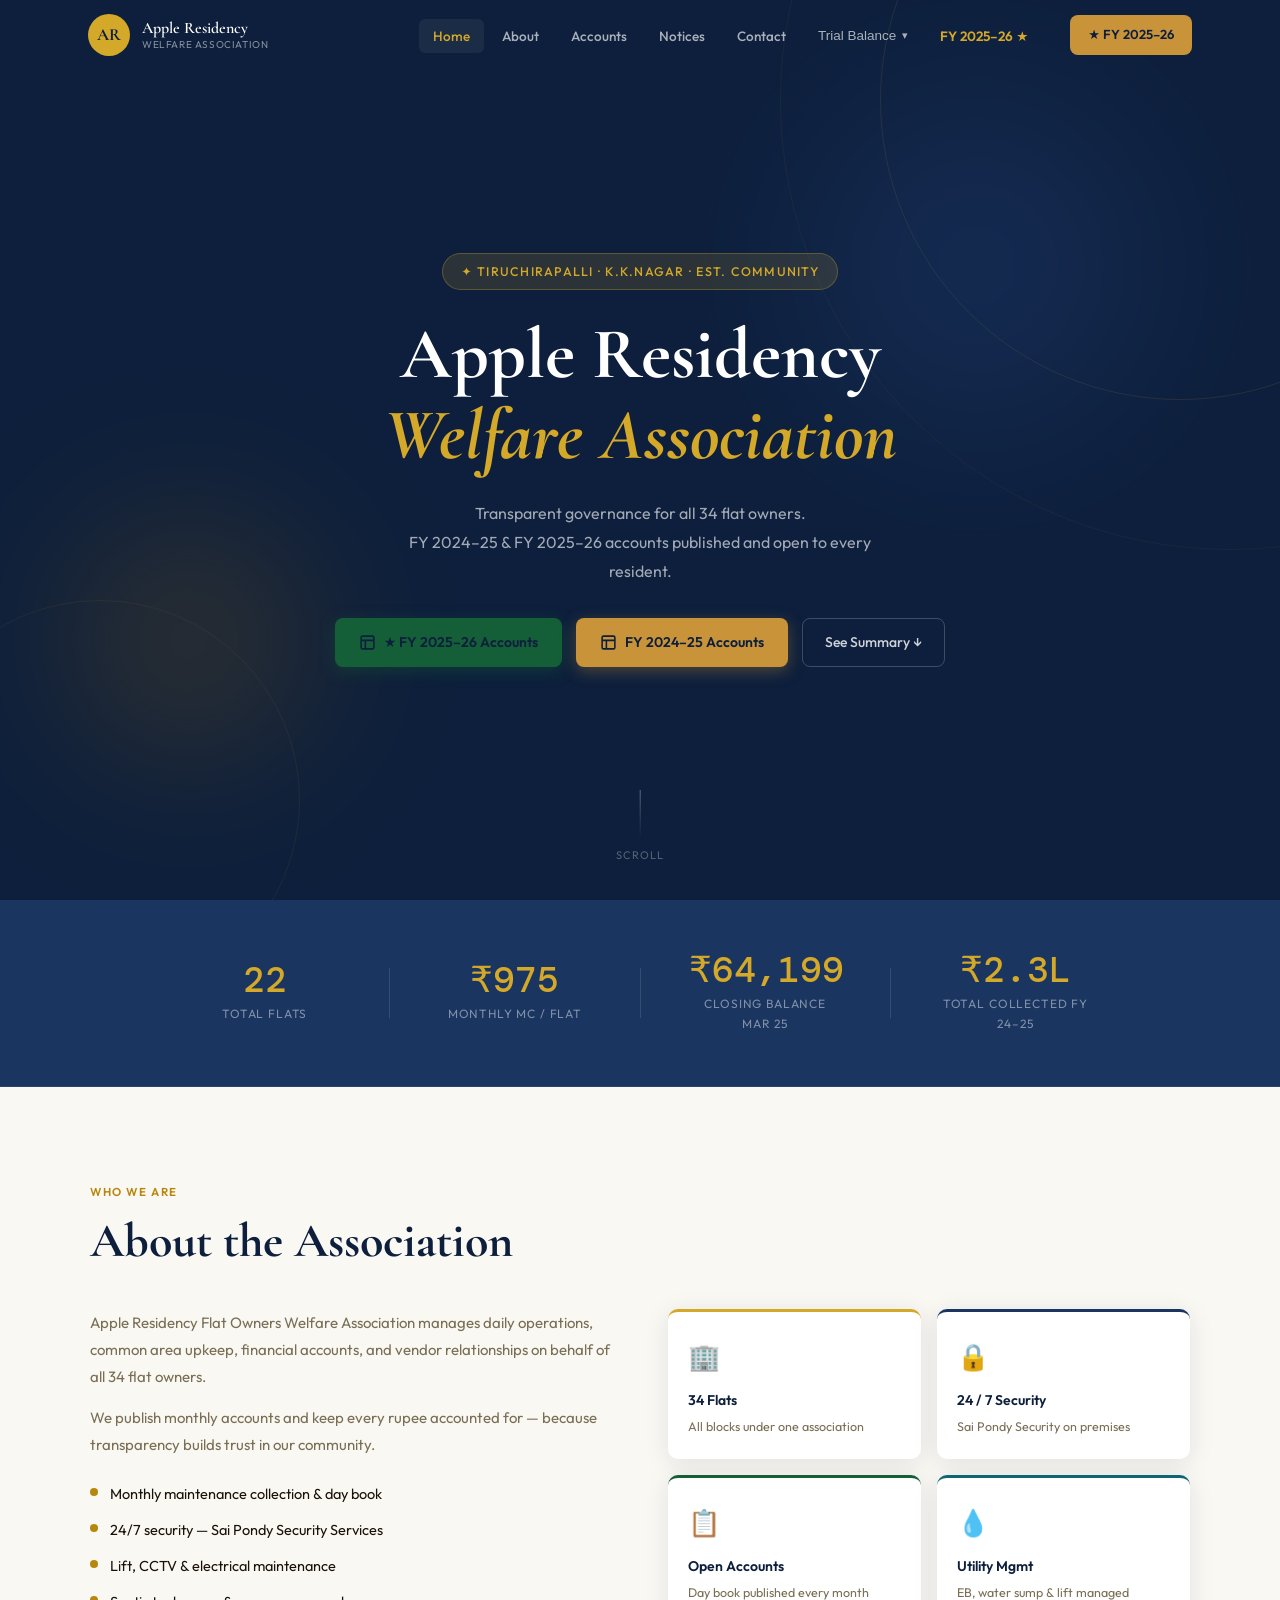
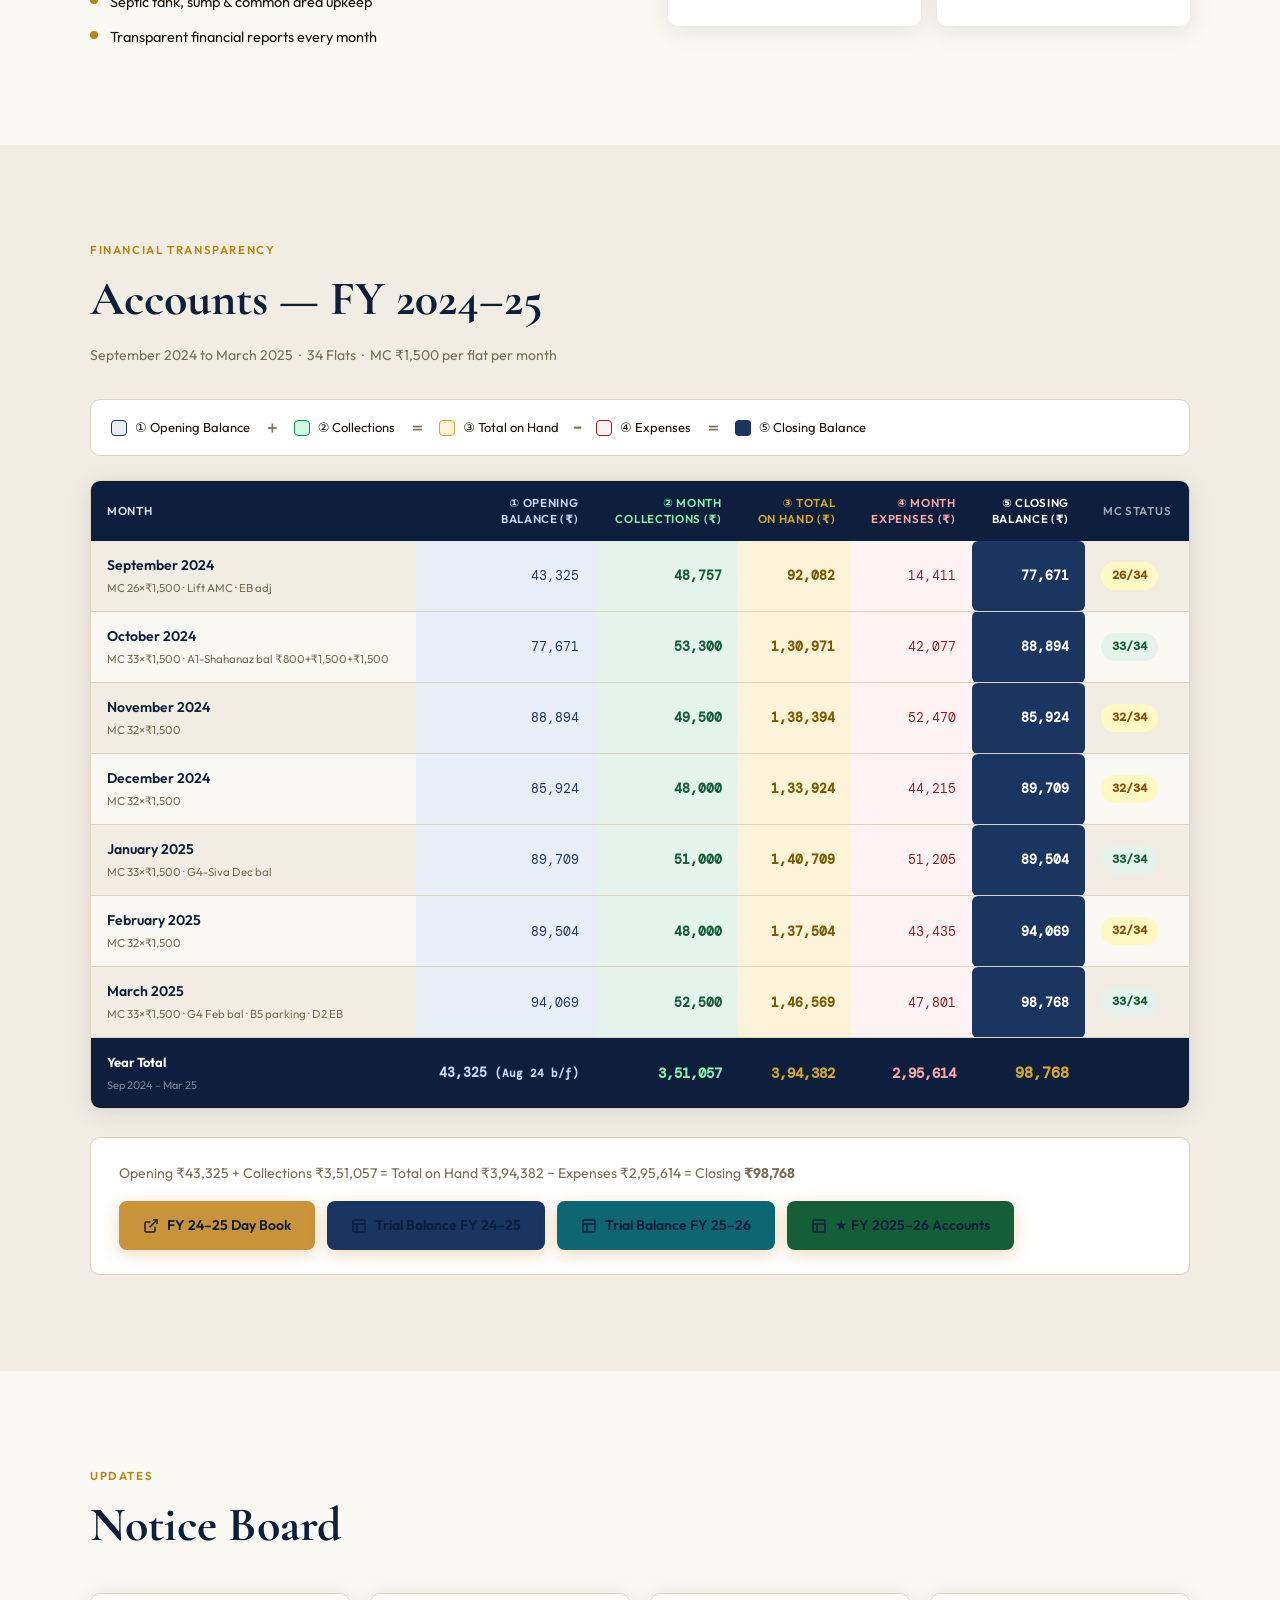
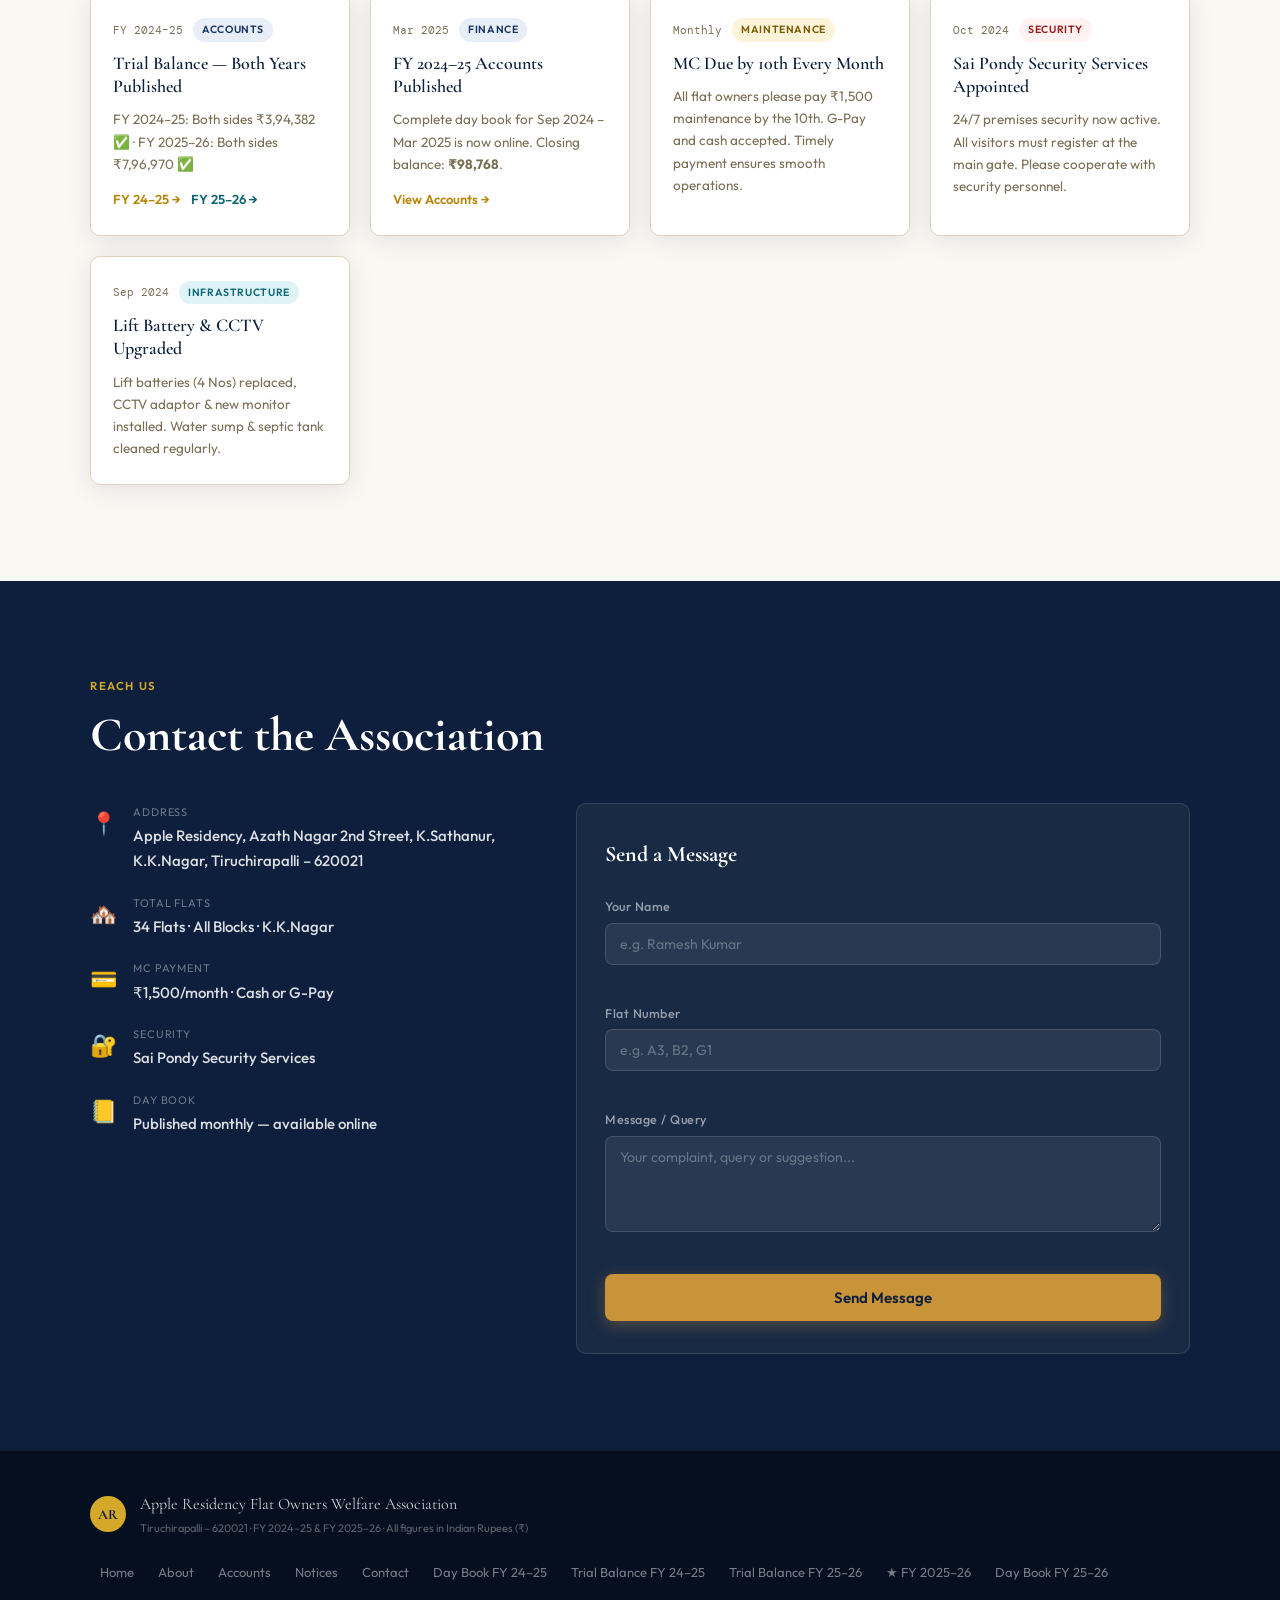
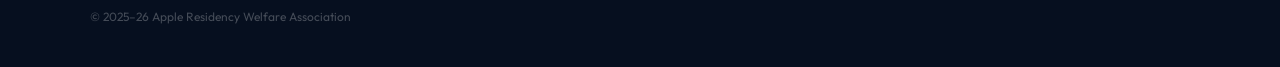
<file: index.html>
<!DOCTYPE html>
<html lang="en">
<head>
  <meta charset="UTF-8"/>
  <meta name="viewport" content="width=device-width, initial-scale=1.0"/>
  <title>Apple Residency — Flat Owners Welfare Association</title>
  <link rel="preconnect" href="https://fonts.googleapis.com"/>
  <link rel="preconnect" href="https://fonts.gstatic.com" crossorigin/>
  <link href="https://fonts.googleapis.com/css2?family=Cormorant+Garamond:ital,wght@0,400;0,600;0,700;1,400&family=Outfit:wght@300;400;500;600;700&family=DM+Mono:wght@400;500&display=swap" rel="stylesheet"/>
  <style>
/* ═══════════════════════════════════════════════════
   APPLE RESIDENCY WELFARE ASSOCIATION
   style.css — FY 2024-25
   Aesthetic: Refined luxury · Navy + Gold · Editorial
═══════════════════════════════════════════════════ */

/* ── VARIABLES ───────────────────────────────────── */
:root {
  --navy:      #0d1f3c;
  --navy2:     #1a3560;
  --navy3:     #e8eef8;
  --gold:      #b8860b;
  --gold2:     #d4a829;
  --gold3:     #fdf3d8;
  --gold-btn:  #c9933a;
  --green:     #155f38;
  --green-l:   #e4f4ec;
  --red:       #991b1b;
  --red-l:     #fef2f2;
  --teal:      #0e6673;
  --teal-l:    #e0f4f7;
  --cream:     #faf8f3;
  --cream2:    #f2ede2;
  --border:    #ddd4be;
  --text:      #1a1208;
  --muted:     #7a6e55;
  --white:     #ffffff;
  --shadow:    0 4px 24px rgba(13,31,60,.10);
  --shadow-lg: 0 12px 48px rgba(13,31,60,.16);
  --radius:    10px;
  --ff-serif:  'Cormorant Garamond', Georgia, serif;
  --ff-body:   'Outfit', system-ui, sans-serif;
  --ff-mono:   'DM Mono', 'Courier New', monospace;
}

/* ── RESET ───────────────────────────────────────── */
*, *::before, *::after { box-sizing: border-box; margin: 0; padding: 0; }
html { scroll-behavior: smooth; }
body {
  font-family: var(--ff-body);
  background: var(--cream);
  color: var(--text);
  line-height: 1.65;
  overflow-x: hidden;
}
a { text-decoration: none; color: inherit; }
ul { list-style: none; }
img { max-width: 100%; display: block; }

/* ── PRELOADER ───────────────────────────────────── */
#preloader {
  position: fixed; inset: 0; z-index: 9999;
  background: var(--navy);
  display: flex; flex-direction: column;
  align-items: center; justify-content: center;
  gap: 20px;
  transition: opacity .5s, visibility .5s;
}
#preloader.done { opacity: 0; visibility: hidden; }

.pre-logo {
  width: 72px; height: 72px;
  background: var(--gold2);
  border-radius: 50%;
  display: flex; align-items: center; justify-content: center;
  font-family: var(--ff-serif);
  font-size: 28px; font-weight: 700;
  color: var(--navy);
  animation: pulse-pre 1.2s ease-in-out infinite;
}
@keyframes pulse-pre {
  0%,100% { transform: scale(1); }
  50%      { transform: scale(1.08); }
}
.pre-bar {
  width: 200px; height: 3px;
  background: rgba(255,255,255,.15);
  border-radius: 99px; overflow: hidden;
}
.pre-fill {
  height: 100%; width: 0;
  background: var(--gold2);
  border-radius: 99px;
  animation: fill-pre 1.6s ease forwards;
}
@keyframes fill-pre {
  to { width: 100%; }
}
.pre-text {
  font-family: var(--ff-serif);
  font-size: 18px; color: rgba(255,255,255,.55);
  letter-spacing: .12em;
}

/* ── NAVBAR ──────────────────────────────────────── */
#navbar {
  position: fixed; top: 0; left: 0; right: 0; z-index: 1000;
  background: transparent;
  transition: background .35s, box-shadow .35s, padding .35s;
  padding: 0;
}
#navbar.scrolled {
  background: rgba(13,31,60,.97);
  box-shadow: 0 2px 24px rgba(0,0,0,.22);
  backdrop-filter: blur(12px);
}
.nav-inner {
  max-width: 1160px; margin: 0 auto;
  padding: 0 28px;
  height: 70px;
  display: flex; align-items: center; gap: 20px;
}
.nav-brand {
  display: flex; align-items: center; gap: 12px;
  flex-shrink: 0;
}
.nav-emblem {
  width: 42px; height: 42px; border-radius: 50%;
  background: var(--gold2);
  display: flex; align-items: center; justify-content: center;
  font-family: var(--ff-serif);
  font-size: 17px; font-weight: 700;
  color: var(--navy);
  flex-shrink: 0;
}
.nav-emblem.sm { width: 36px; height: 36px; font-size: 14px; }
.nav-name { display: flex; flex-direction: column; line-height: 1.2; }
.nav-main { font-family: var(--ff-serif); font-size: 16px; font-weight: 600; color: #fff; }
.nav-sub  { font-size: 10px; color: rgba(255,255,255,.5); letter-spacing: .06em; text-transform: uppercase; }

.nav-links {
  display: flex; align-items: center; gap: 4px;
  margin-left: auto;
}
.nl {
  font-size: 13.5px; font-weight: 500;
  color: rgba(255,255,255,.65);
  padding: 8px 14px; border-radius: 6px;
  transition: color .2s, background .2s;
}
.nl:hover, .nl.active { color: var(--gold2); background: rgba(255,255,255,.06); }

.nav-cta {
  margin-left: 8px; flex-shrink: 0;
  background: var(--gold-btn);
  color: var(--navy);
  font-size: 13px; font-weight: 600;
  padding: 9px 18px; border-radius: 8px;
  transition: background .2s, transform .15s;
  white-space: nowrap;
}
.nav-cta:hover { background: var(--gold2); transform: translateY(-1px); }

/* ── DROPDOWN ── */
.dropdown { position: relative; }
.dropdown-btn {
  font-size: 13.5px; font-weight: 500;
  color: rgba(255,255,255,.65);
  padding: 8px 14px; border-radius: 6px;
  background: none; border: none; cursor: pointer;
  display: flex; align-items: center; gap: 6px;
  transition: color .2s, background .2s;
}
.dropdown-btn:hover { color: var(--gold2); background: rgba(255,255,255,.06); }
.dropdown-btn::after { content: '▾'; font-size: 11px; }
.dropdown-menu {
  position: absolute; top: calc(100% + 8px); left: 50%;
  transform: translateX(-50%);
  background: var(--navy);
  border: 1px solid rgba(255,255,255,.12);
  border-radius: 8px;
  min-width: 220px;
  box-shadow: 0 8px 32px rgba(0,0,0,.35);
  display: none; flex-direction: column;
  overflow: hidden; z-index: 2000;
}
.dropdown:hover .dropdown-menu,
.dropdown-menu:hover { display: flex; }
.dropdown-menu a {
  font-size: 13px; font-weight: 500;
  color: rgba(255,255,255,.75);
  padding: 12px 18px;
  border-bottom: 1px solid rgba(255,255,255,.07);
  transition: background .15s, color .15s;
  display: flex; align-items: center; gap: 10px;
}
.dropdown-menu a:last-child { border-bottom: none; }
.dropdown-menu a:hover { background: rgba(255,255,255,.08); color: var(--gold2); }
.dropdown-menu a .dm-fy {
  font-size: 10px; font-weight: 600;
  background: rgba(212,168,41,.15);
  color: var(--gold2); padding: 2px 7px;
  border-radius: 99px; margin-left: auto;
}


.burger {
  display: none; flex-direction: column;
  gap: 5px; background: none; border: none; cursor: pointer;
  padding: 4px; margin-left: auto;
}
.burger span {
  display: block; width: 24px; height: 2px;
  background: #fff; border-radius: 2px;
  transition: transform .3s, opacity .3s;
}
.burger.open span:nth-child(1) { transform: translateY(7px) rotate(45deg); }
.burger.open span:nth-child(2) { opacity: 0; }
.burger.open span:nth-child(3) { transform: translateY(-7px) rotate(-45deg); }

/* MOBILE MENU */
.mobile-menu {
  position: fixed; top: 70px; left: 0; right: 0; z-index: 999;
  background: rgba(13,31,60,.98);
  backdrop-filter: blur(12px);
  display: flex; flex-direction: column;
  padding: 16px 0 24px;
  transform: translateY(-120%);
  opacity: 0;
  transition: transform .35s cubic-bezier(.4,0,.2,1), opacity .35s;
}
.mobile-menu.open { transform: translateY(0); opacity: 1; }
.mm-link {
  font-size: 16px; font-weight: 500;
  color: rgba(255,255,255,.8);
  padding: 14px 32px;
  border-bottom: 1px solid rgba(255,255,255,.06);
  transition: color .2s, padding-left .2s;
}
.mm-link:hover { color: var(--gold2); padding-left: 40px; }
.mm-cta {
  margin: 16px 28px 0;
  background: var(--gold-btn); color: var(--navy);
  font-size: 15px; font-weight: 600;
  padding: 13px 24px; border-radius: 8px;
  text-align: center;
}

/* ── HERO ────────────────────────────────────────── */
.hero {
  min-height: 100vh;
  background: var(--navy);
  display: flex; align-items: center; justify-content: center;
  position: relative; overflow: hidden;
  padding: 100px 28px 80px;
}

/* Decorative rings */
.hero-canvas {
  position: absolute; inset: 0; pointer-events: none;
}
.hc-ring {
  position: absolute; border-radius: 50%;
  border: 1px solid rgba(212,168,41,.12);
}
.r1 { width: 600px; height: 600px; top: -200px; right: -200px; }
.r2 { width: 900px; height: 900px; top: -350px; right: -400px; border-color: rgba(212,168,41,.06); }
.r3 { width: 400px; height: 400px; bottom: -100px; left: -100px; border-color: rgba(212,168,41,.08); }
.hc-orb {
  position: absolute; border-radius: 50%;
  filter: blur(80px); opacity: .25;
}
.o1 { width: 350px; height: 350px; top: 10%; right: 10%; background: #2a4a8a; }
.o2 { width: 250px; height: 250px; bottom: 15%; left: 5%;  background: #8a6010; }

.hero-body {
  position: relative; z-index: 2;
  max-width: 760px; text-align: center;
  display: flex; flex-direction: column; align-items: center; gap: 24px;
}
.hero-chip {
  display: inline-block;
  background: rgba(212,168,41,.15);
  border: 1px solid rgba(212,168,41,.3);
  color: var(--gold2);
  font-size: 12.5px; font-weight: 500;
  letter-spacing: .1em; text-transform: uppercase;
  padding: 7px 18px; border-radius: 99px;
}
.hero-h1 {
  font-family: var(--ff-serif);
  font-size: clamp(36px, 7vw, 72px);
  font-weight: 700;
  color: #fff;
  line-height: 1.12;
}
.hero-h1 em {
  font-style: italic;
  color: var(--gold2);
  display: block;
}
.hero-p {
  font-size: 16px; color: rgba(255,255,255,.62);
  line-height: 1.8; max-width: 520px;
}
.hero-actions {
  display: flex; gap: 14px; flex-wrap: wrap; justify-content: center;
  margin-top: 8px;
}

.btn-gold {
  display: inline-flex; align-items: center; gap: 8px;
  background: var(--gold-btn); color: var(--navy);
  font-family: var(--ff-body); font-size: 14px; font-weight: 600;
  padding: 13px 24px; border-radius: 8px; border: none; cursor: pointer;
  transition: background .2s, transform .15s, box-shadow .2s;
  box-shadow: 0 4px 16px rgba(201,147,58,.35);
}
.btn-gold:hover { background: var(--gold2); transform: translateY(-2px); box-shadow: 0 8px 24px rgba(201,147,58,.45); }

.btn-outline {
  display: inline-flex; align-items: center; gap: 8px;
  background: transparent; color: rgba(255,255,255,.8);
  font-size: 14px; font-weight: 500;
  padding: 12px 22px; border-radius: 8px;
  border: 1px solid rgba(255,255,255,.2);
  transition: border-color .2s, color .2s, background .2s;
}
.btn-outline:hover { border-color: var(--gold2); color: var(--gold2); background: rgba(212,168,41,.06); }

.hero-scroll-hint {
  position: absolute; bottom: 36px; left: 50%; transform: translateX(-50%);
  display: flex; flex-direction: column; align-items: center; gap: 8px;
  color: rgba(255,255,255,.3); font-size: 11px; letter-spacing: .1em; text-transform: uppercase;
  animation: float-sh 2.5s ease-in-out infinite;
}
.sh-line {
  width: 1px; height: 48px;
  background: linear-gradient(to bottom, rgba(255,255,255,.35), transparent);
}
@keyframes float-sh { 0%,100%{transform:translateX(-50%) translateY(0)} 50%{transform:translateX(-50%) translateY(6px)} }

/* ── STATS BAND ──────────────────────────────────── */
.stats-band {
  background: var(--navy2);
  padding: 40px 28px;
  border-bottom: 1px solid rgba(255,255,255,.07);
}
.stats-inner {
  max-width: 1000px; margin: 0 auto;
  display: flex; align-items: center;
  flex-wrap: wrap; gap: 0;
  justify-content: center;
}
.stat {
  text-align: center; padding: 12px 48px; flex: 1; min-width: 160px;
}
.stat-n {
  font-family: var(--ff-mono);
  font-size: clamp(24px, 4vw, 36px); font-weight: 500;
  color: var(--gold2);
  line-height: 1;
}
.stat-l {
  font-size: 12px; color: rgba(255,255,255,.45);
  margin-top: 6px; text-transform: uppercase; letter-spacing: .07em;
}
.stat-sep {
  width: 1px; height: 50px;
  background: rgba(255,255,255,.12);
  flex-shrink: 0;
}

/* ── SECTION SHARED ──────────────────────────────── */
.section { padding: 96px 28px; }
.section.accounts-sec { background: var(--cream2); }
.section.notices-sec  { background: var(--cream); }
.section.contact-sec  { background: var(--navy); }

.container { max-width: 1100px; margin: 0 auto; }

.sec-eyebrow {
  font-size: 11.5px; font-weight: 600; letter-spacing: .14em;
  text-transform: uppercase; color: var(--gold);
  margin-bottom: 12px;
}
.sec-h2 {
  font-family: var(--ff-serif);
  font-size: clamp(28px, 5vw, 48px);
  font-weight: 700; color: var(--navy);
  line-height: 1.15; margin-bottom: 16px;
}
.section.contact-sec .sec-eyebrow { color: var(--gold2); }
.section.contact-sec .sec-h2 { color: #fff; }

.sec-sub {
  font-size: 14px; color: var(--muted);
  max-width: 600px; margin-bottom: 32px; line-height: 1.7;
}

/* ── ABOUT ───────────────────────────────────────── */
.about-grid {
  display: grid;
  grid-template-columns: 1fr 1fr;
  gap: 56px; align-items: start;
  margin-top: 40px;
}
.about-text p { font-size: 15px; color: var(--muted); line-height: 1.8; margin-bottom: 14px; }
.feature-list { margin-top: 24px; display: flex; flex-direction: column; gap: 12px; }
.feature-list li {
  display: flex; align-items: flex-start; gap: 12px;
  font-size: 14.5px; color: var(--text);
}
.fl-dot {
  width: 8px; height: 8px; border-radius: 50%;
  background: var(--gold); flex-shrink: 0; margin-top: 6px;
}
.about-tiles {
  display: grid; grid-template-columns: 1fr 1fr; gap: 16px;
}
.tile {
  background: #fff; border-radius: var(--radius);
  padding: 24px 20px;
  box-shadow: var(--shadow);
  border-top: 3px solid transparent;
  transition: transform .2s, box-shadow .2s;
}
.tile:hover { transform: translateY(-3px); box-shadow: var(--shadow-lg); }
.t-gold  { border-top-color: var(--gold2); }
.t-navy  { border-top-color: var(--navy2); }
.t-green { border-top-color: var(--green); }
.t-teal  { border-top-color: var(--teal); }
.tile-ico   { font-size: 26px; margin-bottom: 10px; }
.tile-title { font-weight: 600; font-size: 14px; color: var(--navy); margin-bottom: 5px; }
.tile-desc  { font-size: 12.5px; color: var(--muted); line-height: 1.5; }

/* ── ACCOUNTS TABLE ──────────────────────────────── */
.legend {
  display: flex; align-items: center; flex-wrap: wrap;
  gap: 10px; margin-bottom: 24px;
  background: #fff; padding: 14px 20px; border-radius: var(--radius);
  border: 1px solid var(--border);
  font-size: 13px; color: var(--text);
}
.leg { display: flex; align-items: center; gap: 8px; }
.leg-box {
  width: 16px; height: 16px; border-radius: 4px; flex-shrink: 0;
}
.lb-opn  { background: var(--navy3); border: 1px solid var(--navy2); }
.lb-col  { background: #d1fae5; border: 1px solid #059669; }
.lb-hand { background: var(--gold3); border: 1px solid var(--gold2); }
.lb-exp  { background: var(--red-l); border: 1px solid var(--red); }
.lb-cls  { background: var(--navy2); }
.leg-op  { font-weight: 700; color: var(--muted); font-size: 16px; padding: 0 4px; }

.tbl-wrap {
  overflow-x: auto;
  border-radius: var(--radius);
  border: 1px solid var(--border);
  box-shadow: var(--shadow);
  display: block;
  width: 100%;
}
.acc-tbl {
  width: 100%;
  min-width: 800px;
  border-collapse: collapse;
  font-size: 13.5px;
  table-layout: auto;
}

/* Column header colours */
.acc-tbl thead tr { background: var(--navy); }
.acc-tbl thead th {
  padding: 14px 16px;
  font-size: 11.5px; font-weight: 600; letter-spacing: .06em;
  text-transform: uppercase; color: rgba(255,255,255,.85);
  text-align: right; white-space: nowrap; line-height: 1.4;
}
.acc-tbl thead .th-month { text-align: left; }
.acc-tbl thead .th-opn  { color: #c7d7f0; }
.acc-tbl thead .th-col  { color: #86efac; }
.acc-tbl thead .th-hand { color: var(--gold2); }
.acc-tbl thead .th-exp  { color: #fca5a5; }
.acc-tbl thead .th-cls  { color: #fff; }
.acc-tbl thead .th-mc   { color: rgba(255,255,255,.6); text-align: center; }

/* Body rows */
.acc-tbl tbody tr { border-bottom: 1px solid var(--border); transition: background .15s; }
.acc-tbl tbody tr:hover { filter: brightness(.97); }
.acc-tbl tbody tr.alt { background: var(--cream); }
.acc-tbl tbody td { padding: 13px 16px; vertical-align: middle; }

.td-month { text-align: left; }
.td-month strong { display: block; font-size: 14px; font-weight: 600; color: var(--navy); }
.td-month small  { display: block; font-size: 11.5px; color: var(--muted); margin-top: 2px; }

/* Column value colours */
.td-opn, .td-col, .td-hand, .td-exp, .td-cls {
  font-family: var(--ff-mono); text-align: right; white-space: nowrap; font-size: 13px;
}
.td-opn  { color: var(--navy2); background: var(--navy3); }
.td-col  { color: var(--green); background: var(--green-l); font-weight: 600; }
.td-hand { color: #7a5a00;     background: var(--gold3); font-weight: 700; }
.td-exp  { color: var(--red);  background: var(--red-l); }
.td-cls  { color: #fff; background: var(--navy2); font-weight: 700; border-radius: 6px; }

/* MC badges */
.mcs {
  display: inline-block; padding: 4px 11px; border-radius: 99px;
  font-size: 12px; font-weight: 600; font-family: var(--ff-mono);
}
.mcs.good { background: var(--green-l); color: var(--green); }
.mcs.warn { background: #fef9c3; color: #854d0e; }

/* Footer row */
.acc-tbl tfoot tr { background: var(--navy); }
.acc-tbl tfoot td {
  padding: 14px 16px; font-weight: 700;
  font-family: var(--ff-mono); font-size: 13px;
  text-align: right; color: rgba(255,255,255,.7);
}
.acc-tbl tfoot .tf-label { text-align: left; font-family: var(--ff-body); font-size: 13px; color: #fff; }
.acc-tbl tfoot .tf-label small { display: block; font-size: 11px; color: rgba(255,255,255,.45); font-weight: 400; margin-top: 2px; }
.acc-tbl tfoot .tf-opn  { color: #c7d7f0; }
.acc-tbl tfoot .tf-col  { color: #86efac; font-size: 14px; }
.acc-tbl tfoot .tf-hand { color: var(--gold2); font-size: 14px; }
.acc-tbl tfoot .tf-exp  { color: #fca5a5; font-size: 14px; }
.acc-tbl tfoot .tf-cls  { color: var(--gold2); font-size: 15px; }

.acc-cta {
  margin-top: 28px; padding: 24px 28px;
  background: #fff; border-radius: var(--radius);
  border: 1px solid var(--border);
  display: flex; align-items: center; justify-content: space-between;
  flex-wrap: wrap; gap: 16px;
}
.acc-cta p { font-size: 14px; color: var(--muted); }

/* ── NOTICES ─────────────────────────────────────── */
.notices-grid {
  display: grid;
  grid-template-columns: repeat(auto-fit, minmax(260px, 1fr));
  gap: 20px; margin-top: 40px;
}
.notice {
  background: #fff;
  border: 1px solid var(--border);
  border-radius: var(--radius);
  padding: 24px 22px;
  box-shadow: var(--shadow);
  transition: transform .2s, box-shadow .2s;
  display: flex; flex-direction: column; gap: 10px;
}
.notice:hover { transform: translateY(-3px); box-shadow: var(--shadow-lg); }
.notice-top { display: flex; align-items: center; gap: 10px; }
.n-date { font-size: 11px; color: var(--muted); font-family: var(--ff-mono); }
.n-tag {
  font-size: 10.5px; font-weight: 600; letter-spacing: .06em;
  padding: 3px 9px; border-radius: 99px; text-transform: uppercase;
}
.n-tag.finance     { background: var(--navy3); color: var(--navy2); }
.n-tag.maintenance { background: var(--gold3); color: #7a5a00; }
.n-tag.security    { background: var(--red-l); color: var(--red); }
.n-tag.infra       { background: var(--teal-l); color: var(--teal); }
.n-title { font-family: var(--ff-serif); font-size: 18px; font-weight: 600; color: var(--navy); line-height: 1.3; }
.n-body  { font-size: 13.5px; color: var(--muted); line-height: 1.65; flex: 1; }
.n-link  { font-size: 13px; font-weight: 600; color: var(--gold); align-self: flex-start; transition: color .2s; }
.n-link:hover { color: var(--gold2); }

/* ── CONTACT ─────────────────────────────────────── */
.contact-grid {
  display: grid; grid-template-columns: 1fr 1.4fr;
  gap: 48px; align-items: start; margin-top: 40px;
}
.contact-info { display: flex; flex-direction: column; gap: 20px; }
.ci { display: flex; align-items: flex-start; gap: 16px; }
.ci-ico { font-size: 22px; flex-shrink: 0; margin-top: 2px; }
.ci-lbl { font-size: 11px; text-transform: uppercase; letter-spacing: .08em; color: rgba(255,255,255,.4); margin-bottom: 3px; }
.ci-val { font-size: 15px; font-weight: 500; color: rgba(255,255,255,.85); }

.cf-box {
  background: rgba(255,255,255,.05);
  border: 1px solid rgba(255,255,255,.12);
  border-radius: var(--radius);
  padding: 32px 28px;
}
.cf-title { font-family: var(--ff-serif); font-size: 22px; color: #fff; margin-bottom: 24px; }

.fg { display: flex; flex-direction: column; gap: 6px; margin-bottom: 18px; }
.fg label { font-size: 12.5px; font-weight: 500; color: rgba(255,255,255,.55); letter-spacing: .04em; }
.fg input, .fg textarea {
  background: rgba(255,255,255,.07);
  border: 1px solid rgba(255,255,255,.14);
  border-radius: 8px; padding: 11px 14px;
  font-family: var(--ff-body); font-size: 14px; color: #fff;
  outline: none; transition: border-color .2s;
  resize: vertical;
}
.fg input::placeholder, .fg textarea::placeholder { color: rgba(255,255,255,.3); }
.fg input:focus, .fg textarea:focus { border-color: var(--gold2); }
.fg input.error, .fg textarea.error { border-color: #f87171; }
.ferr { font-size: 11.5px; color: #f87171; min-height: 14px; }

.cf-btn { width: 100%; justify-content: center; font-size: 15px; padding: 14px; margin-top: 4px; }
.cf-ok {
  margin-top: 14px; padding: 12px 16px;
  background: var(--green-l); color: var(--green);
  border-radius: 8px; font-size: 14px; font-weight: 500;
}

/* ── FOOTER ──────────────────────────────────────── */
.footer {
  background: #060f1f;
  padding: 40px 28px;
  border-top: 1px solid rgba(255,255,255,.06);
}
.footer-inner {
  max-width: 1100px; margin: 0 auto;
  display: flex; flex-direction: column; gap: 20px;
}
.footer-brand {
  display: flex; align-items: center; gap: 14px;
}
.fb-name { font-family: var(--ff-serif); font-size: 16px; color: rgba(255,255,255,.8); }
.fb-sub  { font-size: 11px; color: rgba(255,255,255,.35); margin-top: 2px; }
.footer-nav {
  display: flex; flex-wrap: wrap; gap: 4px;
}
.footer-nav a {
  font-size: 13px; color: rgba(255,255,255,.45);
  padding: 4px 10px; border-radius: 4px;
  transition: color .2s;
}
.footer-nav a:hover { color: var(--gold2); }
.footer-copy { font-size: 12px; color: rgba(255,255,255,.25); }

/* ── REVEAL ANIMATIONS ───────────────────────────── */
.reveal-up {
  opacity: 1; transform: translateY(0);
  transition: opacity .65s ease, transform .65s ease;
}
.js-ready .reveal-up {
  opacity: 0; transform: translateY(28px);
}
.reveal-up.visible { opacity: 1 !important; transform: translateY(0) !important; }

/* ── RESPONSIVE ──────────────────────────────────── */
@media (max-width: 900px) {
  .about-grid    { grid-template-columns: 1fr; gap: 36px; }
  .contact-grid  { grid-template-columns: 1fr; }
}
@media (max-width: 768px) {
  .nav-links, .nav-cta { display: none; }
  .burger { display: flex; }
  .stat { padding: 10px 24px; }
  .stat-sep { height: 36px; }
  .section { padding: 64px 20px; }
  .about-tiles { grid-template-columns: 1fr 1fr; }
  .legend { gap: 8px; font-size: 12px; }
  .leg-op { display: none; }
  .acc-cta { flex-direction: column; }
}
@media (max-width: 500px) {
  .about-tiles { grid-template-columns: 1fr; }
  .stats-inner { flex-direction: column; }
  .stat-sep { width: 60px; height: 1px; }
  .hero-h1 { font-size: 36px; }
  .acc-tbl thead th, .acc-tbl tbody td { padding: 10px 10px; font-size: 12px; }
}

</style>
</head>
<body>

  <!-- PRELOADER -->
  <div id="preloader">
    <div class="pre-logo">AR</div>
    <div class="pre-bar"><div class="pre-fill"></div></div>
    <div class="pre-text">Apple Residency</div>
  </div>

  <!-- NAVBAR -->
  <nav id="navbar">
    <div class="nav-inner">
      <a href="index.html" class="nav-brand">
        <div class="nav-emblem">AR</div>
        <div class="nav-name">
          <span class="nav-main">Apple Residency</span>
          <span class="nav-sub">Welfare Association</span>
        </div>
      </a>
      <ul class="nav-links" id="navLinks">
        <li><a href="#hero"     class="nl active">Home</a></li>
        <li><a href="#about"    class="nl">About</a></li>
        <li><a href="#accounts" class="nl">Accounts</a></li>
        <li><a href="#notices"  class="nl">Notices</a></li>
        <li><a href="#contact"  class="nl">Contact</a></li>
        <li class="dropdown">
          <button class="dropdown-btn">Trial Balance</button>
          <div class="dropdown-menu">
            <a href="trial_balance_FY2024-25.html" target="_blank">
              📊 Trial Balance <span class="dm-fy">FY 24–25</span>
            </a>
            <a href="trial_balance_FY2025-26.html" target="_blank">
              📊 Trial Balance <span class="dm-fy">FY 25–26</span>
            </a>
          </div>
        </li>
        <li><a href="index_FY2025-26.html" class="nl" style="color:var(--gold2);font-weight:600" target="_blank">FY 2025–26 ★</a></li>
      </ul>
      <a href="index_FY2025-26.html" class="nav-cta" target="_blank">
        ★ FY 2025–26
      </a>
      <button class="burger" id="burger" aria-label="Toggle menu">
        <span></span><span></span><span></span>
      </button>
    </div>
  </nav>

  <!-- MOBILE MENU -->
  <div class="mobile-menu" id="mobileMenu">
    <a href="#hero"     class="mm-link" onclick="closeMM()">Home</a>
    <a href="#about"    class="mm-link" onclick="closeMM()">About</a>
    <a href="#accounts" class="mm-link" onclick="closeMM()">Accounts</a>
    <a href="#notices"  class="mm-link" onclick="closeMM()">Notices</a>
    <a href="#contact"  class="mm-link" onclick="closeMM()">Contact</a>
    <a href="#contact"  class="mm-link" onclick="closeMM()">Contact</a>
    <a href="trial_balance_FY2024-25.html" class="mm-link" target="_blank">📊 Trial Balance FY 2024–25</a>
    <a href="trial_balance_FY2025-26.html" class="mm-link" target="_blank">📊 Trial Balance FY 2025–26</a>
    <a href="daybook.html" class="mm-link" target="_blank">📒 Day Book FY 24–25</a>
    <a href="index_FY2025-26.html" class="mm-cta" target="_blank">★ FY 2025–26 Accounts</a>
  </div>

  <!-- ════════════════════════════════
       HERO
  ════════════════════════════════ -->
  <section id="hero" class="hero">
    <div class="hero-canvas">
      <div class="hc-ring r1"></div>
      <div class="hc-ring r2"></div>
      <div class="hc-ring r3"></div>
      <div class="hc-orb o1"></div>
      <div class="hc-orb o2"></div>
    </div>
    <div class="hero-body">
      <div class="hero-chip reveal-up">✦ Tiruchirapalli · K.K.Nagar · Est. Community</div>
      <h1 class="hero-h1 reveal-up">
        Apple Residency<br/>
        <em>Welfare Association</em>
      </h1>
      <p class="hero-p reveal-up">
        Transparent governance for all 34 flat owners.<br/>
        FY 2024–25 &amp; FY 2025–26 accounts published and open to every resident.
      </p>
      <div class="hero-actions reveal-up">
        <a href="index_FY2025-26.html" class="btn-gold" target="_blank" style="background:#155f38;box-shadow:0 4px 16px rgba(21,95,56,.4)">
          <svg width="17" height="17" viewBox="0 0 24 24" fill="none" stroke="currentColor" stroke-width="2.2">
            <rect x="3" y="3" width="18" height="18" rx="2"/>
            <path d="M3 9h18M9 21V9"/>
          </svg>
          ★ FY 2025–26 Accounts
        </a>
        <a href="daybook.html" class="btn-gold" target="_blank">
          <svg width="17" height="17" viewBox="0 0 24 24" fill="none" stroke="currentColor" stroke-width="2.2">
            <rect x="3" y="3" width="18" height="18" rx="2"/>
            <path d="M3 9h18M9 21V9"/>
          </svg>
          FY 2024–25 Accounts
        </a>
        <a href="#accounts" class="btn-outline">See Summary ↓</a>
      </div>
    </div>
    <div class="hero-scroll-hint">
      <div class="sh-line"></div>
      <span>Scroll</span>
    </div>
  </section>

  <!-- ════════════════════════════════
       STATS BAND
  ════════════════════════════════ -->
  <section class="stats-band">
    <div class="stats-inner">
      <div class="stat reveal-up">
        <div class="stat-n" data-val="34">0</div>
        <div class="stat-l">Total Flats</div>
      </div>
      <div class="stat-sep"></div>
      <div class="stat reveal-up">
        <div class="stat-n rupee" data-val="1500">0</div>
        <div class="stat-l">Monthly MC / Flat</div>
      </div>
      <div class="stat-sep"></div>
      <div class="stat reveal-up">
        <div class="stat-n rupee" data-val="98768">0</div>
        <div class="stat-l">Closing Balance Mar 25</div>
      </div>
      <div class="stat-sep"></div>
      <div class="stat reveal-up">
        <div class="stat-n rupee" data-val="351057">0</div>
        <div class="stat-l">Total Collected FY 24–25</div>
      </div>
    </div>
  </section>

  <!-- ════════════════════════════════
       ABOUT
  ════════════════════════════════ -->
  <section id="about" class="section">
    <div class="container">
      <div class="sec-eyebrow reveal-up">Who We Are</div>
      <h2 class="sec-h2 reveal-up">About the Association</h2>
      <div class="about-grid">
        <div class="about-text reveal-up">
          <p>Apple Residency Flat Owners Welfare Association manages daily operations, common area upkeep, financial accounts, and vendor relationships on behalf of all 34 flat owners.</p>
          <p style="margin-top:14px">We publish monthly accounts and keep every rupee accounted for — because transparency builds trust in our community.</p>
          <ul class="feature-list">
            <li><span class="fl-dot"></span>Monthly maintenance collection &amp; day book</li>
            <li><span class="fl-dot"></span>24/7 security — Sai Pondy Security Services</li>
            <li><span class="fl-dot"></span>Lift, CCTV &amp; electrical maintenance</li>
            <li><span class="fl-dot"></span>Septic tank, sump &amp; common area upkeep</li>
            <li><span class="fl-dot"></span>Transparent financial reports every month</li>
          </ul>
        </div>
        <div class="about-tiles reveal-up">
          <div class="tile t-gold">
            <div class="tile-ico">🏢</div>
            <div class="tile-title">34 Flats</div>
            <div class="tile-desc">All blocks under one association</div>
          </div>
          <div class="tile t-navy">
            <div class="tile-ico">🔒</div>
            <div class="tile-title">24 / 7 Security</div>
            <div class="tile-desc">Sai Pondy Security on premises</div>
          </div>
          <div class="tile t-green">
            <div class="tile-ico">📋</div>
            <div class="tile-title">Open Accounts</div>
            <div class="tile-desc">Day book published every month</div>
          </div>
          <div class="tile t-teal">
            <div class="tile-ico">💧</div>
            <div class="tile-title">Utility Mgmt</div>
            <div class="tile-desc">EB, water sump &amp; lift managed</div>
          </div>
        </div>
      </div>
    </div>
  </section>

  <!-- ════════════════════════════════
       ACCOUNTS SUMMARY
       Logic: ①OPN + ②COLLECTIONS = ③TOTAL ON HAND − ④EXPENSES = ⑤CLOSING
  ════════════════════════════════ -->
  <section id="accounts" class="section accounts-sec">
    <div class="container">
      <div class="sec-eyebrow reveal-up">Financial Transparency</div>
      <h2 class="sec-h2 reveal-up">Accounts — FY 2024–25</h2>
      <p class="sec-sub reveal-up">
        September 2024 to March 2025 &nbsp;·&nbsp; 34 Flats &nbsp;·&nbsp; MC ₹1,500 per flat per month
      </p>

      <!-- FORMULA LEGEND -->
      <div class="legend reveal-up">
        <div class="leg">
          <span class="leg-box lb-opn"></span>
          <span>① Opening Balance</span>
        </div>
        <span class="leg-op">＋</span>
        <div class="leg">
          <span class="leg-box lb-col"></span>
          <span>② Collections</span>
        </div>
        <span class="leg-op">＝</span>
        <div class="leg">
          <span class="leg-box lb-hand"></span>
          <span>③ Total on Hand</span>
        </div>
        <span class="leg-op">−</span>
        <div class="leg">
          <span class="leg-box lb-exp"></span>
          <span>④ Expenses</span>
        </div>
        <span class="leg-op">＝</span>
        <div class="leg">
          <span class="leg-box lb-cls"></span>
          <span>⑤ Closing Balance</span>
        </div>
      </div>

      <div class="tbl-wrap reveal-up">
        <table class="acc-tbl">
          <thead>
            <tr>
              <th class="th-month">Month</th>
              <th class="th-opn">① Opening<br/>Balance (₹)</th>
              <th class="th-col">② Month<br/>Collections (₹)</th>
              <th class="th-hand">③ Total<br/>on Hand (₹)</th>
              <th class="th-exp">④ Month<br/>Expenses (₹)</th>
              <th class="th-cls">⑤ Closing<br/>Balance (₹)</th>
              <th class="th-mc">MC Status</th>
            </tr>
          </thead>
          <tbody>

            <tr>
              <td class="td-month">
                <strong>September 2024</strong>
                <small>MC 26×₹1,500 · Lift AMC · EB adj</small>
              </td>
              <td class="td-opn">43,325</td>
              <td class="td-col">48,757</td>
              <td class="td-hand">92,082</td>
              <td class="td-exp">14,411</td>
              <td class="td-cls">77,671</td>
              <td><span class="mcs warn">26/34</span></td>
            </tr>

            <tr class="alt">
              <td class="td-month">
                <strong>October 2024</strong>
                <small>MC 33×₹1,500 · A1-Shahanaz bal ₹800+₹1,500+₹1,500</small>
              </td>
              <td class="td-opn">77,671</td>
              <td class="td-col">53,300</td>
              <td class="td-hand">1,30,971</td>
              <td class="td-exp">42,077</td>
              <td class="td-cls">88,894</td>
              <td><span class="mcs good">33/34</span></td>
            </tr>

            <tr>
              <td class="td-month">
                <strong>November 2024</strong>
                <small>MC 32×₹1,500</small>
              </td>
              <td class="td-opn">88,894</td>
              <td class="td-col">49,500</td>
              <td class="td-hand">1,38,394</td>
              <td class="td-exp">52,470</td>
              <td class="td-cls">85,924</td>
              <td><span class="mcs warn">32/34</span></td>
            </tr>

            <tr class="alt">
              <td class="td-month">
                <strong>December 2024</strong>
                <small>MC 32×₹1,500</small>
              </td>
              <td class="td-opn">85,924</td>
              <td class="td-col">48,000</td>
              <td class="td-hand">1,33,924</td>
              <td class="td-exp">44,215</td>
              <td class="td-cls">89,709</td>
              <td><span class="mcs warn">32/34</span></td>
            </tr>

            <tr>
              <td class="td-month">
                <strong>January 2025</strong>
                <small>MC 33×₹1,500 · G4-Siva Dec bal</small>
              </td>
              <td class="td-opn">89,709</td>
              <td class="td-col">51,000</td>
              <td class="td-hand">1,40,709</td>
              <td class="td-exp">51,205</td>
              <td class="td-cls">89,504</td>
              <td><span class="mcs good">33/34</span></td>
            </tr>

            <tr class="alt">
              <td class="td-month">
                <strong>February 2025</strong>
                <small>MC 32×₹1,500</small>
              </td>
              <td class="td-opn">89,504</td>
              <td class="td-col">48,000</td>
              <td class="td-hand">1,37,504</td>
              <td class="td-exp">43,435</td>
              <td class="td-cls">94,069</td>
              <td><span class="mcs warn">32/34</span></td>
            </tr>

            <tr>
              <td class="td-month">
                <strong>March 2025</strong>
                <small>MC 33×₹1,500 · G4 Feb bal · B5 parking · D2 EB</small>
              </td>
              <td class="td-opn">94,069</td>
              <td class="td-col">52,500</td>
              <td class="td-hand">1,46,569</td>
              <td class="td-exp">47,801</td>
              <td class="td-cls">98,768</td>
              <td><span class="mcs good">33/34</span></td>
            </tr>

          </tbody>
          <tfoot>
            <tr>
              <td class="tf-label">
                Year Total
                <small>Sep 2024 – Mar 25</small>
              </td>
              <td class="tf-opn">43,325 <small>(Aug 24 b/f)</small></td>
              <td class="tf-col">3,51,057</td>
              <td class="tf-hand">3,94,382</td>
              <td class="tf-exp">2,95,614</td>
              <td class="tf-cls">98,768</td>
              <td></td>
            </tr>
          </tfoot>
        </table>
      </div><!-- tbl-wrap -->

      <div class="acc-cta reveal-up">
        <p>Opening ₹43,325 + Collections ₹3,51,057 = Total on Hand ₹3,94,382 − Expenses ₹2,95,614 = Closing <strong>₹98,768</strong></p>
        <div style="display:flex;gap:12px;flex-wrap:wrap;">
          <a href="daybook.html" class="btn-gold" target="_blank">
            <svg width="16" height="16" viewBox="0 0 24 24" fill="none" stroke="currentColor" stroke-width="2.2">
              <path d="M18 13v6a2 2 0 0 1-2 2H5a2 2 0 0 1-2-2V8a2 2 0 0 1 2-2h6"/>
              <polyline points="15,3 21,3 21,9"/><line x1="10" y1="14" x2="21" y2="3"/>
            </svg>
            FY 24–25 Day Book
          </a>
          <a href="trial_balance_FY2024-25.html" class="btn-gold" target="_blank" style="background:var(--navy2);">
            <svg width="16" height="16" viewBox="0 0 24 24" fill="none" stroke="currentColor" stroke-width="2.2">
              <rect x="3" y="3" width="18" height="18" rx="2"/>
              <path d="M3 9h18M9 21V9"/>
            </svg>
            Trial Balance FY 24–25
          </a>
          <a href="trial_balance_FY2025-26.html" class="btn-gold" target="_blank" style="background:#0e6673;">
            <svg width="16" height="16" viewBox="0 0 24 24" fill="none" stroke="currentColor" stroke-width="2.2">
              <rect x="3" y="3" width="18" height="18" rx="2"/>
              <path d="M3 9h18M9 21V9"/>
            </svg>
            Trial Balance FY 25–26
          </a>
          <a href="index_FY2025-26.html" class="btn-gold" target="_blank" style="background:#155f38;">
            <svg width="16" height="16" viewBox="0 0 24 24" fill="none" stroke="currentColor" stroke-width="2.2">
              <rect x="3" y="3" width="18" height="18" rx="2"/>
              <path d="M3 9h18M9 21V9"/>
            </svg>
            ★ FY 2025–26 Accounts
          </a>
        </div>
      </div>
    </div>
  </section>

  <!-- ════════════════════════════════
       NOTICES
  ════════════════════════════════ -->
  <section id="notices" class="section notices-sec">
    <div class="container">
      <div class="sec-eyebrow reveal-up">Updates</div>
      <h2 class="sec-h2 reveal-up">Notice Board</h2>
      <div class="notices-grid">


        <div class="notice reveal-up">
          <div class="notice-top">
            <span class="n-date">FY 2024–25</span>
            <span class="n-tag finance">Accounts</span>
          </div>
          <h3 class="n-title">Trial Balance — Both Years Published</h3>
          <p class="n-body">FY 2024–25: Both sides ₹3,94,382 ✅ · FY 2025–26: Both sides ₹7,96,970 ✅</p>
          <div style="display:flex;gap:10px;flex-wrap:wrap;margin-top:4px">
            <a href="trial_balance_FY2024-25.html" class="n-link" target="_blank">FY 24–25 →</a>
            <a href="trial_balance_FY2025-26.html" class="n-link" target="_blank" style="color:var(--teal)">FY 25–26 →</a>
          </div>
        </div>

        <div class="notice reveal-up">
          <div class="notice-top">
            <span class="n-date">Mar 2025</span>
            <span class="n-tag finance">Finance</span>
          </div>
          <h3 class="n-title">FY 2024–25 Accounts Published</h3>
          <p class="n-body">Complete day book for Sep 2024 – Mar 2025 is now online. Closing balance: <strong>₹98,768</strong>.</p>
          <a href="daybook.html" class="n-link" target="_blank">View Accounts →</a>
        </div>

        <div class="notice reveal-up">
          <div class="notice-top">
            <span class="n-date">Monthly</span>
            <span class="n-tag maintenance">Maintenance</span>
          </div>
          <h3 class="n-title">MC Due by 10th Every Month</h3>
          <p class="n-body">All flat owners please pay ₹1,500 maintenance by the 10th. G-Pay and cash accepted. Timely payment ensures smooth operations.</p>
        </div>

        <div class="notice reveal-up">
          <div class="notice-top">
            <span class="n-date">Oct 2024</span>
            <span class="n-tag security">Security</span>
          </div>
          <h3 class="n-title">Sai Pondy Security Services Appointed</h3>
          <p class="n-body">24/7 premises security now active. All visitors must register at the main gate. Please cooperate with security personnel.</p>
        </div>

        <div class="notice reveal-up">
          <div class="notice-top">
            <span class="n-date">Sep 2024</span>
            <span class="n-tag infra">Infrastructure</span>
          </div>
          <h3 class="n-title">Lift Battery &amp; CCTV Upgraded</h3>
          <p class="n-body">Lift batteries (4 Nos) replaced, CCTV adaptor &amp; new monitor installed. Water sump &amp; septic tank cleaned regularly.</p>
        </div>

      </div>
    </div>
  </section>

  <!-- ════════════════════════════════
       CONTACT
  ════════════════════════════════ -->
  <section id="contact" class="section contact-sec">
    <div class="container">
      <div class="sec-eyebrow reveal-up">Reach Us</div>
      <h2 class="sec-h2 reveal-up">Contact the Association</h2>
      <div class="contact-grid">

        <div class="contact-info reveal-up">
          <div class="ci">
            <span class="ci-ico">📍</span>
            <div><div class="ci-lbl">Address</div><div class="ci-val">Apple Residency, Azath Nagar 2nd Street, K.Sathanur, K.K.Nagar, Tiruchirapalli – 620021</div></div>
          </div>
          <div class="ci">
            <span class="ci-ico">🏘️</span>
            <div><div class="ci-lbl">Total Flats</div><div class="ci-val">34 Flats · All Blocks · K.K.Nagar</div></div>
          </div>
          <div class="ci">
            <span class="ci-ico">💳</span>
            <div><div class="ci-lbl">MC Payment</div><div class="ci-val">₹1,500/month · Cash or G-Pay</div></div>
          </div>
          <div class="ci">
            <span class="ci-ico">🔐</span>
            <div><div class="ci-lbl">Security</div><div class="ci-val">Sai Pondy Security Services</div></div>
          </div>
          <div class="ci">
            <span class="ci-ico">📒</span>
            <div><div class="ci-lbl">Day Book</div><div class="ci-val">Published monthly — available online</div></div>
          </div>
        </div>

        <div class="cf-box reveal-up">
          <h3 class="cf-title">Send a Message</h3>
          <form id="cForm" onsubmit="submitForm(event)" novalidate>
            <div class="fg">
              <label for="cName">Your Name</label>
              <input type="text" id="cName" placeholder="e.g. Ramesh Kumar" required/>
              <span class="ferr" id="errName"></span>
            </div>
            <div class="fg">
              <label for="cFlat">Flat Number</label>
              <input type="text" id="cFlat" placeholder="e.g. A3, B2, G1" required/>
              <span class="ferr" id="errFlat"></span>
            </div>
            <div class="fg">
              <label for="cMsg">Message / Query</label>
              <textarea id="cMsg" rows="4" placeholder="Your complaint, query or suggestion..." required></textarea>
              <span class="ferr" id="errMsg"></span>
            </div>
            <button type="submit" class="btn-gold cf-btn">Send Message</button>
            <div id="cfOK" class="cf-ok" style="display:none">
              ✅ Thank you! Your message has been recorded.
            </div>
          </form>
        </div>

      </div>
    </div>
  </section>

  <!-- FOOTER -->
  <footer class="footer">
    <div class="footer-inner">
      <div class="footer-brand">
        <div class="nav-emblem sm">AR</div>
        <div>
          <div class="fb-name">Apple Residency Flat Owners Welfare Association</div>
          <div class="fb-sub">Tiruchirapalli – 620021 · FY 2024–25 &amp; FY 2025–26 · All figures in Indian Rupees (₹)</div>
        </div>
      </div>
      <nav class="footer-nav">
        <a href="#hero">Home</a>
        <a href="#about">About</a>
        <a href="#accounts">Accounts</a>
        <a href="#notices">Notices</a>
        <a href="#contact">Contact</a>
        <a href="daybook.html" target="_blank">Day Book FY 24–25</a>
        <a href="trial_balance_FY2024-25.html" target="_blank">Trial Balance FY 24–25</a>
        <a href="trial_balance_FY2025-26.html" target="_blank">Trial Balance FY 25–26</a>
        <a href="index_FY2025-26.html" target="_blank">★ FY 2025–26</a>
        <a href="daybook_FY2025-26.html" target="_blank">Day Book FY 25–26</a>
      </nav>
      <div class="footer-copy">© 2025–26 Apple Residency Welfare Association</div>
    </div>
  </footer>

  <script>
/* ═══════════════════════════════════════════
   APPLE RESIDENCY WELFARE ASSOCIATION
   FY 2024-25 — Clean single script
═══════════════════════════════════════════ */

/* 0 — JS READY (enables reveal animations) */
document.documentElement.classList.add('js-ready');

/* 1 — PRELOADER */
window.addEventListener('load', () => {
  const pre = document.getElementById('preloader');
  if (!pre) return;
  setTimeout(() => {
    pre.classList.add('done');
    setTimeout(() => pre.remove(), 600);
  }, 1800);
});

/* 2 — NAVBAR scroll */
const navbar = document.getElementById('navbar');
window.addEventListener('scroll', () => {
  navbar.classList.toggle('scrolled', window.scrollY > 60);
}, { passive: true });
navbar.classList.toggle('scrolled', window.scrollY > 60);

/* 3 — NAVBAR active link */
const sections = document.querySelectorAll('section[id]');
const navLinks  = document.querySelectorAll('.nl');
new IntersectionObserver((entries) => {
  entries.forEach(e => {
    if (e.isIntersecting) {
      navLinks.forEach(l => l.classList.remove('active'));
      const active = document.querySelector('.nl[href="#' + e.target.id + '"]');
      if (active) active.classList.add('active');
    }
  });
}, { threshold: 0.4 }).observe ? sections.forEach(s =>
  new IntersectionObserver((entries) => {
    entries.forEach(e => {
      if (e.isIntersecting) {
        navLinks.forEach(l => l.classList.remove('active'));
        const active = document.querySelector('.nl[href="#' + e.target.id + '"]');
        if (active) active.classList.add('active');
      }
    });
  }, { threshold: 0.4 }).observe(s)
) : null;

/* 4 — MOBILE MENU */
const burger     = document.getElementById('burger');
const mobileMenu = document.getElementById('mobileMenu');
burger.addEventListener('click', () => {
  const open = mobileMenu.classList.toggle('open');
  burger.classList.toggle('open', open);
  document.body.style.overflow = open ? 'hidden' : '';
});
window.closeMM = function () {
  mobileMenu.classList.remove('open');
  burger.classList.remove('open');
  document.body.style.overflow = '';
};
window.addEventListener('resize', () => { if (window.innerWidth > 768) closeMM(); });

/* 5 — REVEAL ON SCROLL */
const revealEls = document.querySelectorAll('.reveal-up');
if ('IntersectionObserver' in window) {
  const ro = new IntersectionObserver((entries) => {
    entries.forEach(entry => {
      if (!entry.isIntersecting) return;
      const siblings = Array.from(entry.target.parentElement.querySelectorAll('.reveal-up'));
      const i = siblings.indexOf(entry.target);
      setTimeout(() => entry.target.classList.add('visible'), i * 80);
      ro.unobserve(entry.target);
    });
  }, { threshold: 0.10, rootMargin: '0px 0px -30px 0px' });
  revealEls.forEach(el => ro.observe(el));
} else {
  revealEls.forEach(el => el.classList.add('visible'));
}

/* 6 — COUNTER ANIMATION */
function formatStat(val, isRupee) {
  if (!isRupee) return val.toLocaleString('en-IN');
  if (val >= 100000) return '₹' + (val / 100000).toFixed(1) + 'L';
  if (val >= 1000)   return '₹' + val.toLocaleString('en-IN');
  return '₹' + val;
}
function animateCounter(el) {
  const target    = parseInt(el.dataset.val, 10);
  const isRupee   = el.classList.contains('rupee');
  const steps     = 60;
  let   current   = 0;
  const increment = target / steps;
  el.textContent  = formatStat(target, isRupee); // set immediately — never blank
  const t = setInterval(() => {
    current += increment;
    if (current >= target) { current = target; clearInterval(t); }
    el.textContent = formatStat(Math.round(current), isRupee);
  }, 1600 / steps);
}
const statEls = document.querySelectorAll('.stat-n[data-val]');
if ('IntersectionObserver' in window) {
  const so = new IntersectionObserver((entries) => {
    entries.forEach(e => { if (e.isIntersecting) { animateCounter(e.target); so.unobserve(e.target); } });
  }, { threshold: 0.5 });
  statEls.forEach(el => so.observe(el));
} else {
  statEls.forEach(el => el.textContent = formatStat(parseInt(el.dataset.val,10), el.classList.contains('rupee')));
}

/* 7 — CONTACT FORM */
window.submitForm = function(e) {
  e.preventDefault();
  const nm = document.getElementById('cName'),
        fl = document.getElementById('cFlat'),
        ms = document.getElementById('cMsg'),
        en = document.getElementById('errName'),
        ef = document.getElementById('errFlat'),
        em = document.getElementById('errMsg'),
        ok = document.getElementById('cfOK'),
        btn= document.querySelector('.cf-btn');
  [nm,fl,ms].forEach(x => x.classList.remove('error'));
  en.textContent = ef.textContent = em.textContent = '';
  let valid = true;
  if (!nm.value.trim()) { nm.classList.add('error'); en.textContent='Please enter your name.';        valid=false; }
  if (!fl.value.trim()) { fl.classList.add('error'); ef.textContent='Please enter your flat number.'; valid=false; }
  if (!ms.value.trim()) { ms.classList.add('error'); em.textContent='Please enter your message.';     valid=false; }
  if (!valid) return;
  btn.textContent='Sending…'; btn.disabled=true; btn.style.opacity='0.7';
  setTimeout(() => {
    ok.style.display='block'; btn.textContent='Send Message'; btn.disabled=false; btn.style.opacity='1';
    document.getElementById('cForm').reset();
    setTimeout(() => { ok.style.display='none'; }, 5000);
  }, 1000);
};

/* 8 — SMOOTH SCROLL */
document.querySelectorAll('a[href^="#"]').forEach(a => {
  a.addEventListener('click', function(e) {
    const id = this.getAttribute('href');
    if (id === '#') return;
    const t = document.querySelector(id);
    if (!t) return;
    e.preventDefault();
    window.scrollTo({ top: t.getBoundingClientRect().top + window.scrollY - navbar.offsetHeight, behavior: 'smooth' });
  });
});

/* 9 — TABLE ROW HOVER */
document.querySelectorAll('.acc-tbl tbody tr').forEach(row => {
  row.addEventListener('mouseenter', () => row.style.boxShadow = 'inset 3px 0 0 var(--gold2)');
  row.addEventListener('mouseleave', () => row.style.boxShadow = '');
});

console.log('%cApple Residency WA — FY 2024-25 ✅', 'color:#d4a829;font-weight:bold;');
</script>
</body>
</html>
</file>
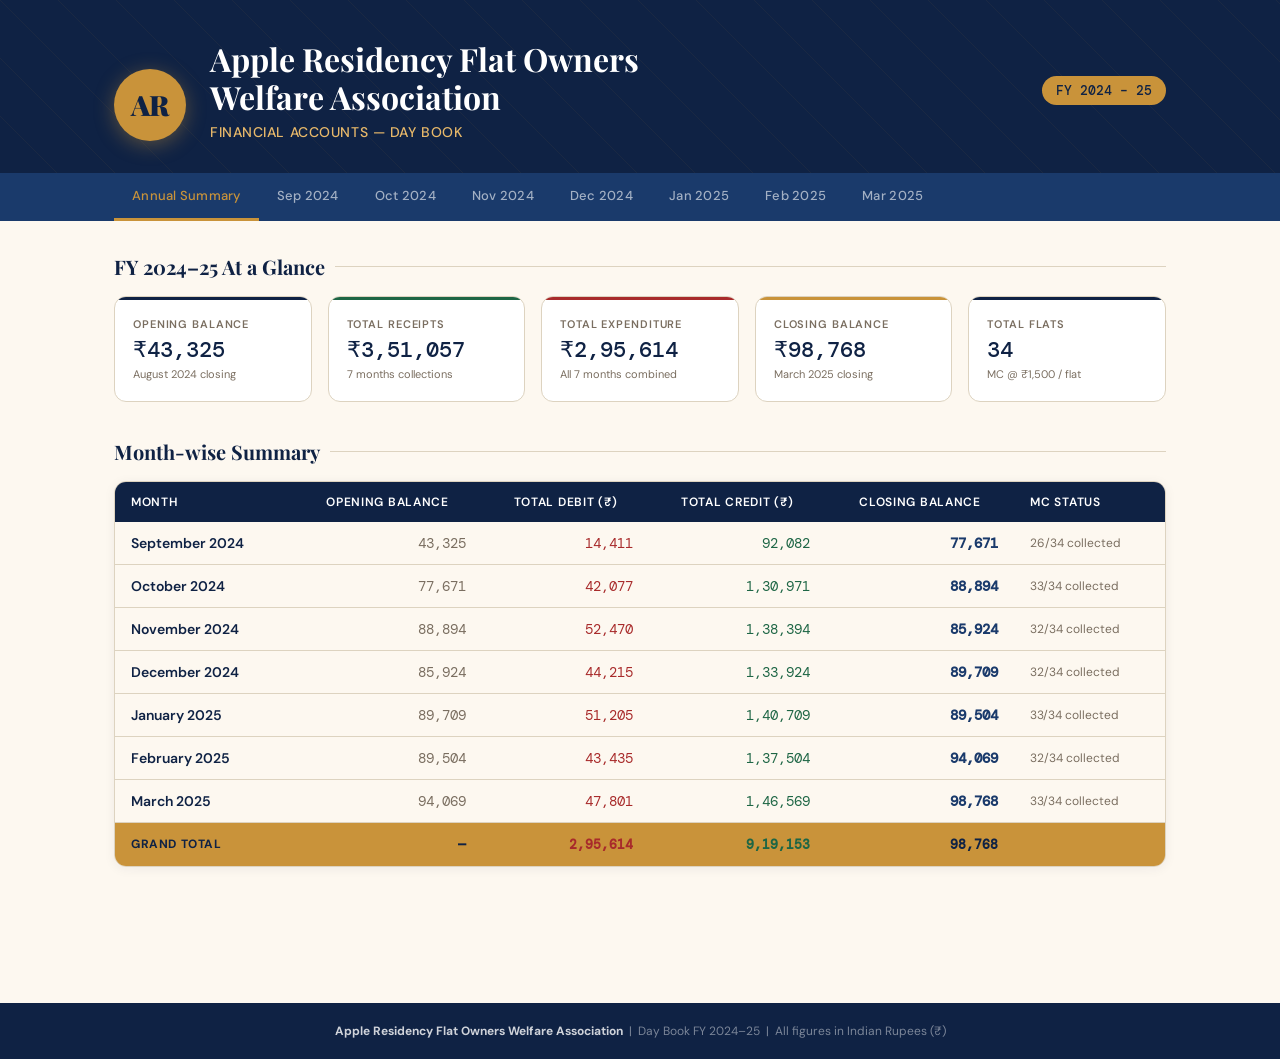
<file: daybook.html>
<!DOCTYPE html>
<html lang="en">
<head>
<meta charset="UTF-8"/>
<meta name="viewport" content="width=device-width, initial-scale=1.0"/>
<title>Apple Residency — Accounts FY 2024–25</title>
<link href="https://fonts.googleapis.com/css2?family=Playfair+Display:wght@700;900&family=DM+Sans:wght@300;400;500;600&family=DM+Mono:wght@400;500&display=swap" rel="stylesheet"/>
<style>
  :root {
    --navy:    #0f2244;
    --navy2:   #1a3a6b;
    --gold:    #c9933a;
    --gold2:   #e8b96a;
    --cream:   #fdf8f0;
    --cream2:  #f5ede0;
    --green:   #1e6645;
    --green-l: #e8f5ee;
    --red:     #a82b2b;
    --red-l:   #fdf0f0;
    --grey:    #f7f5f1;
    --border:  #ddd3c0;
    --text:    #1a1410;
    --muted:   #7a6e60;
  }

  *, *::before, *::after { box-sizing: border-box; margin: 0; padding: 0; }

  body {
    font-family: 'DM Sans', sans-serif;
    background: var(--cream);
    color: var(--text);
    min-height: 100vh;
  }

  /* ── HEADER ── */
  header {
    background: var(--navy);
    padding: 0;
    position: relative;
    overflow: hidden;
  }
  header::before {
    content: '';
    position: absolute; inset: 0;
    background: repeating-linear-gradient(
      45deg,
      transparent, transparent 40px,
      rgba(201,147,58,.06) 40px, rgba(201,147,58,.06) 41px
    );
  }
  .header-inner {
    max-width: 1100px;
    margin: 0 auto;
    padding: 40px 24px 32px;
    position: relative;
    display: flex;
    align-items: flex-end;
    gap: 24px;
  }
  .logo-badge {
    width: 72px; height: 72px; flex-shrink: 0;
    background: var(--gold);
    border-radius: 50%;
    display: flex; align-items: center; justify-content: center;
    font-family: 'Playfair Display', serif;
    font-size: 28px; font-weight: 900;
    color: var(--navy);
    box-shadow: 0 4px 20px rgba(201,147,58,.4);
  }
  .header-text h1 {
    font-family: 'Playfair Display', serif;
    font-size: clamp(20px, 4vw, 32px);
    font-weight: 700;
    color: #fff;
    line-height: 1.2;
  }
  .header-text p {
    color: var(--gold2);
    font-size: 14px;
    font-weight: 500;
    margin-top: 6px;
    letter-spacing: .04em;
    text-transform: uppercase;
  }
  .fy-tag {
    margin-left: auto;
    background: var(--gold);
    color: var(--navy);
    font-family: 'DM Mono', monospace;
    font-size: 13px; font-weight: 500;
    padding: 6px 14px;
    border-radius: 20px;
    white-space: nowrap;
    align-self: center;
  }

  /* ── NAV TABS ── */
  .tab-bar {
    background: var(--navy2);
    overflow-x: auto;
    scrollbar-width: none;
  }
  .tab-bar::-webkit-scrollbar { display: none; }
  .tab-nav {
    max-width: 1100px;
    margin: 0 auto;
    display: flex;
    padding: 0 24px;
    gap: 0;
  }
  .tab-btn {
    font-family: 'DM Sans', sans-serif;
    font-size: 13px; font-weight: 500;
    color: rgba(255,255,255,.6);
    background: none; border: none;
    padding: 14px 18px;
    cursor: pointer;
    white-space: nowrap;
    border-bottom: 3px solid transparent;
    transition: color .2s, border-color .2s;
    letter-spacing: .02em;
  }
  .tab-btn:hover { color: var(--gold2); }
  .tab-btn.active { color: var(--gold); border-bottom-color: var(--gold); }

  /* ── MAIN CONTENT ── */
  main { max-width: 1100px; margin: 0 auto; padding: 32px 24px 60px; }

  /* ── SUMMARY CARDS ── */
  .summary-section { margin-bottom: 36px; }
  .summary-section h2 {
    font-family: 'Playfair Display', serif;
    font-size: 20px; color: var(--navy);
    margin-bottom: 16px;
    display: flex; align-items: center; gap: 10px;
  }
  .summary-section h2::after {
    content: ''; flex: 1; height: 1px; background: var(--border);
  }
  .cards {
    display: grid;
    grid-template-columns: repeat(auto-fit, minmax(180px, 1fr));
    gap: 16px;
  }
  .card {
    background: #fff;
    border: 1px solid var(--border);
    border-radius: 12px;
    padding: 20px 18px;
    position: relative;
    overflow: hidden;
    transition: transform .2s, box-shadow .2s;
  }
  .card:hover { transform: translateY(-2px); box-shadow: 0 8px 24px rgba(15,34,68,.1); }
  .card::before {
    content: '';
    position: absolute; top: 0; left: 0; right: 0;
    height: 3px;
  }
  .card.c-navy::before  { background: var(--navy); }
  .card.c-gold::before  { background: var(--gold); }
  .card.c-green::before { background: var(--green); }
  .card.c-red::before   { background: var(--red); }
  .card-label {
    font-size: 11px; font-weight: 600; letter-spacing: .08em;
    text-transform: uppercase; color: var(--muted);
    margin-bottom: 8px;
  }
  .card-value {
    font-family: 'DM Mono', monospace;
    font-size: 22px; font-weight: 500;
    color: var(--navy);
    line-height: 1;
  }
  .card-sub {
    font-size: 11px; color: var(--muted); margin-top: 6px;
  }

  /* ── MONTH TABLE SECTION ── */
  .month-section { display: none; }
  .month-section.active { display: block; }

  .month-header {
    display: flex; align-items: center; justify-content: space-between;
    flex-wrap: wrap; gap: 12px;
    margin-bottom: 20px;
  }
  .month-header h2 {
    font-family: 'Playfair Display', serif;
    font-size: 22px; color: var(--navy);
  }
  .month-badges { display: flex; gap: 8px; flex-wrap: wrap; }
  .badge {
    font-size: 11px; font-weight: 600; padding: 4px 10px;
    border-radius: 20px; letter-spacing: .04em;
  }
  .badge-green { background: var(--green-l); color: var(--green); }
  .badge-red   { background: var(--red-l);   color: var(--red); }
  .badge-navy  { background: #e8eef8;        color: var(--navy2); }

  /* ── TABLE ── */
  .table-wrap {
    overflow-x: auto;
    border-radius: 12px;
    border: 1px solid var(--border);
    box-shadow: 0 2px 12px rgba(15,34,68,.06);
  }
  table {
    width: 100%; border-collapse: collapse;
    font-size: 13.5px;
  }
  thead tr {
    background: var(--navy);
    color: #fff;
  }
  thead th {
    padding: 12px 14px;
    font-weight: 600; font-size: 12px;
    letter-spacing: .05em; text-transform: uppercase;
    white-space: nowrap;
  }
  thead th:first-child { border-radius: 0; }
  tbody tr { border-bottom: 1px solid var(--border); transition: background .15s; }
  tbody tr:hover { background: var(--grey); }
  tbody tr:last-child { border-bottom: none; }
  tbody td { padding: 10px 14px; vertical-align: middle; }

  .td-date {
    font-family: 'DM Mono', monospace;
    font-size: 12px; color: var(--muted); white-space: nowrap;
  }
  .td-desc { color: var(--text); line-height: 1.4; }
  .td-desc.opening { font-weight: 600; color: var(--navy2); }
  .td-debit  { font-family: 'DM Mono', monospace; color: var(--red);   text-align: right; white-space: nowrap; }
  .td-credit { font-family: 'DM Mono', monospace; color: var(--green); text-align: right; white-space: nowrap; }
  .td-bal    { font-family: 'DM Mono', monospace; font-weight: 600; color: var(--navy); text-align: right; white-space: nowrap; }
  .td-rem    { font-size: 12px; color: var(--muted); }

  .row-opening { background: #eef3fb !important; }
  .row-alt     { background: var(--grey); }

  tfoot tr { background: var(--navy); color: #fff; }
  tfoot td {
    padding: 12px 14px;
    font-weight: 700; font-size: 13px;
    font-family: 'DM Mono', monospace;
    text-align: right;
  }
  tfoot td:first-child { text-align: left; font-family: 'DM Sans', sans-serif; font-size: 12px; letter-spacing: .05em; text-transform: uppercase; }
  tfoot td.tot-debit  { color: #ffb3b3; }
  tfoot td.tot-credit { color: #a8f0c6; }
  tfoot td.tot-bal    { color: var(--gold2); }

  /* ── CLOSING BALANCE PILL ── */
  .closing-strip {
    margin-top: 12px;
    background: var(--navy2);
    border-radius: 10px;
    padding: 14px 20px;
    display: flex; align-items: center; justify-content: space-between;
    flex-wrap: wrap; gap: 10px;
    color: #fff; font-size: 14px; font-weight: 500;
  }
  .closing-strip .amt {
    font-family: 'DM Mono', monospace;
    font-size: 20px; font-weight: 600;
    color: var(--gold2);
  }
  .closing-strip .remarks {
    font-size: 12px; color: rgba(255,255,255,.6);
    max-width: 500px;
  }

  /* ── ANNUAL SUMMARY TABLE ── */
  .summary-table-wrap {
    overflow-x: auto;
    border-radius: 12px;
    border: 1px solid var(--border);
    box-shadow: 0 2px 12px rgba(15,34,68,.06);
    margin-top: 8px;
  }
  .summary-table { width: 100%; border-collapse: collapse; font-size: 14px; }
  .summary-table thead tr { background: var(--navy); color: #fff; }
  .summary-table thead th { padding: 12px 16px; font-size: 12px; letter-spacing: .06em; text-transform: uppercase; white-space: nowrap; }
  .summary-table tbody tr { border-bottom: 1px solid var(--border); }
  .summary-table tbody tr:hover { background: var(--grey); }
  .summary-table tbody td { padding: 12px 16px; }
  .summary-table tfoot tr { background: var(--gold); }
  .summary-table tfoot td { padding: 13px 16px; font-weight: 700; color: var(--navy); font-family: 'DM Mono', monospace; }
  .summary-table tfoot td:first-child { font-family: 'DM Sans', sans-serif; }
  .mn { font-weight: 600; color: var(--navy); }
  .mo { font-family: 'DM Mono', monospace; color: var(--muted); text-align: right; }
  .md { font-family: 'DM Mono', monospace; color: var(--red);   text-align: right; }
  .mc { font-family: 'DM Mono', monospace; color: var(--green); text-align: right; }
  .mb { font-family: 'DM Mono', monospace; font-weight: 700; color: var(--navy2); text-align: right; }

  /* ── FOOTER ── */
  footer {
    background: var(--navy);
    color: rgba(255,255,255,.45);
    text-align: center;
    font-size: 12px;
    padding: 20px;
    margin-top: 40px;
  }
  footer strong { color: rgba(255,255,255,.8); }

  @media (max-width: 600px) {
    .header-inner { flex-wrap: wrap; }
    .fy-tag { margin-left: 0; }
    thead th, tbody td { font-size: 12px; padding: 8px 10px; }
  }
</style>
</head>
<body>

<!-- HEADER -->
<header>
  <div class="header-inner">
    <div class="logo-badge">AR</div>
    <div class="header-text">
      <h1>Apple Residency Flat Owners<br>Welfare Association</h1>
      <p>Financial Accounts — Day Book</p>
    </div>
    <div class="fy-tag">FY 2024 – 25</div>
  </div>
</header>

<!-- TAB BAR -->
<div class="tab-bar">
  <div class="tab-nav">
    <button class="tab-btn active" onclick="showTab('summary')">Annual Summary</button>
    <button class="tab-btn" onclick="showTab('sep')">Sep 2024</button>
    <button class="tab-btn" onclick="showTab('oct')">Oct 2024</button>
    <button class="tab-btn" onclick="showTab('nov')">Nov 2024</button>
    <button class="tab-btn" onclick="showTab('dec')">Dec 2024</button>
    <button class="tab-btn" onclick="showTab('jan')">Jan 2025</button>
    <button class="tab-btn" onclick="showTab('feb')">Feb 2025</button>
    <button class="tab-btn" onclick="showTab('mar')">Mar 2025</button>
  </div>
</div>

<main>

<!-- ═══════════════════ ANNUAL SUMMARY TAB ═══════════════════ -->
<div id="tab-summary" class="month-section active">

  <div class="summary-section">
    <h2>FY 2024–25 At a Glance</h2>
    <div class="cards">
      <div class="card c-navy">
        <div class="card-label">Opening Balance</div>
        <div class="card-value">₹43,325</div>
        <div class="card-sub">August 2024 closing</div>
      </div>
      <div class="card c-green">
        <div class="card-label">Total Receipts</div>
        <div class="card-value">₹3,51,057</div>
        <div class="card-sub">7 months collections</div>
      </div>
      <div class="card c-red">
        <div class="card-label">Total Expenditure</div>
        <div class="card-value">₹2,95,614</div>
        <div class="card-sub">All 7 months combined</div>
      </div>
      <div class="card c-gold">
        <div class="card-label">Closing Balance</div>
        <div class="card-value">₹98,768</div>
        <div class="card-sub">March 2025 closing</div>
      </div>
      <div class="card c-navy">
        <div class="card-label">Total Flats</div>
        <div class="card-value">34</div>
        <div class="card-sub">MC @ ₹1,500 / flat</div>
      </div>
    </div>
  </div>

  <div class="summary-section">
    <h2>Month-wise Summary</h2>
    <div class="summary-table-wrap">
      <table class="summary-table">
        <thead>
          <tr>
            <th style="text-align:left">Month</th>
            <th>Opening Balance</th>
            <th>Total Debit (₹)</th>
            <th>Total Credit (₹)</th>
            <th>Closing Balance</th>
            <th style="text-align:left">MC Status</th>
          </tr>
        </thead>
        <tbody>
          <tr><td class="mn">September 2024</td><td class="mo">43,325</td><td class="md">14,411</td><td class="mc">92,082</td><td class="mb">77,671</td><td style="font-size:12px;color:var(--muted)">26/34 collected</td></tr>
          <tr><td class="mn">October 2024</td>  <td class="mo">77,671</td><td class="md">42,077</td><td class="mc">1,30,971</td><td class="mb">88,894</td><td style="font-size:12px;color:var(--muted)">33/34 collected</td></tr>
          <tr><td class="mn">November 2024</td> <td class="mo">88,894</td><td class="md">52,470</td><td class="mc">1,38,394</td><td class="mb">85,924</td><td style="font-size:12px;color:var(--muted)">32/34 collected</td></tr>
          <tr><td class="mn">December 2024</td> <td class="mo">85,924</td><td class="md">44,215</td><td class="mc">1,33,924</td><td class="mb">89,709</td><td style="font-size:12px;color:var(--muted)">32/34 collected</td></tr>
          <tr><td class="mn">January 2025</td>  <td class="mo">89,709</td><td class="md">51,205</td><td class="mc">1,40,709</td><td class="mb">89,504</td><td style="font-size:12px;color:var(--muted)">33/34 collected</td></tr>
          <tr><td class="mn">February 2025</td> <td class="mo">89,504</td><td class="md">43,435</td><td class="mc">1,37,504</td><td class="mb">94,069</td><td style="font-size:12px;color:var(--muted)">32/34 collected</td></tr>
          <tr><td class="mn">March 2025</td>    <td class="mo">94,069</td><td class="md">47,801</td><td class="mc">1,46,569</td><td class="mb">98,768</td><td style="font-size:12px;color:var(--muted)">33/34 collected</td></tr>
        </tbody>
        <tfoot>
          <tr>
            <td style="font-family:'DM Sans',sans-serif;font-weight:700;color:var(--navy)">Grand Total</td>
            <td style="text-align:right">—</td>
            <td style="text-align:right;color:var(--red)">2,95,614</td>
            <td style="text-align:right;color:var(--green)">9,19,153</td>
            <td style="text-align:right;color:var(--navy)">98,768</td>
            <td></td>
          </tr>
        </tfoot>
      </table>
    </div>
  </div>
</div>

<!-- ═══════════════════ SEPTEMBER 2024 ═══════════════════ -->
<div id="tab-sep" class="month-section">
  <div class="month-header">
    <h2>September 2024</h2>
    <div class="month-badges">
      <span class="badge badge-navy">34 Flats</span>
      <span class="badge badge-green">MC Collected: 26</span>
      <span class="badge badge-red">Pending: A1, B5, G4</span>
    </div>
  </div>
  <div class="table-wrap"><table>
    <thead><tr><th>Date</th><th style="text-align:left">Description</th><th>Debit (₹)</th><th>Credit (₹)</th><th>Balance (₹)</th><th style="text-align:left">Remarks</th></tr></thead>
    <tbody>
      <tr class="row-opening"><td class="td-date">—</td><td class="td-desc opening">Aug 24 Closing &amp; Sep 24 Opening Balance</td><td class="td-debit">—</td><td class="td-credit">43,325</td><td class="td-bal">43,325</td><td class="td-rem">Opening b/f</td></tr>
      <tr><td class="td-date">04-Sep-24</td><td class="td-desc">SEPT.24 MC Collected — 26 Flats × ₹1,500</td><td class="td-debit">—</td><td class="td-credit">39,000</td><td class="td-bal">82,325</td><td class="td-rem">MC Collection</td></tr>
      <tr class="row-alt"><td class="td-date">05-Sep-24</td><td class="td-desc">Apartment cleaning maid salary paid</td><td class="td-debit">600</td><td class="td-credit">—</td><td class="td-bal">81,725</td><td class="td-rem"></td></tr>
      <tr><td class="td-date">13-Sep-24</td><td class="td-desc">Apartment cleaning maid salary paid</td><td class="td-debit">600</td><td class="td-credit">—</td><td class="td-bal">81,125</td><td class="td-rem"></td></tr>
      <tr class="row-alt"><td class="td-date">13-Sep-24</td><td class="td-desc">Cleaning materials purchased bill</td><td class="td-debit">126</td><td class="td-credit">—</td><td class="td-bal">80,999</td><td class="td-rem"></td></tr>
      <tr><td class="td-date">15-Sep-24</td><td class="td-desc">Stationary items purchased bill</td><td class="td-debit">66</td><td class="td-credit">—</td><td class="td-bal">80,933</td><td class="td-rem"></td></tr>
      <tr class="row-alt"><td class="td-date">15-Sep-24</td><td class="td-desc">Water Tank (sump) cleaning work exp</td><td class="td-debit">2,800</td><td class="td-credit">—</td><td class="td-bal">78,133</td><td class="td-rem"></td></tr>
      <tr><td class="td-date">17-Sep-24</td><td class="td-desc">LIFT — AMC from A1-Shahana receipt</td><td class="td-debit">—</td><td class="td-credit">1,200</td><td class="td-bal">79,333</td><td class="td-rem">Receipt</td></tr>
      <tr class="row-alt"><td class="td-date">18-Sep-24</td><td class="td-desc">Cleaning materials purchased bill</td><td class="td-debit">762</td><td class="td-credit">—</td><td class="td-bal">78,571</td><td class="td-rem"></td></tr>
      <tr><td class="td-date">23-Sep-24</td><td class="td-desc">Apartment cleaning maid salary paid</td><td class="td-debit">600</td><td class="td-credit">—</td><td class="td-bal">77,971</td><td class="td-rem"></td></tr>
      <tr class="row-alt"><td class="td-date">25-Sep-24</td><td class="td-desc">Stationary items purchased bill</td><td class="td-debit">300</td><td class="td-credit">—</td><td class="td-bal">77,671</td><td class="td-rem"></td></tr>
      <tr><td class="td-date">25-Sep-24</td><td class="td-desc">Common EB charges paid by Balaguru</td><td class="td-debit">8,557</td><td class="td-credit">—</td><td class="td-bal">69,114</td><td class="td-rem">EB Bill</td></tr>
      <tr class="row-alt"><td class="td-date">25-Sep-24</td><td class="td-desc">Amount credited through Balaguru (EB bill)</td><td class="td-debit">—</td><td class="td-credit">8,557</td><td class="td-bal">77,671</td><td class="td-rem">Adjustment</td></tr>
    </tbody>
    <tfoot><tr><td>Total</td><td></td><td class="tot-debit">14,411</td><td class="tot-credit">92,082</td><td class="tot-bal">77,671</td><td></td></tr></tfoot>
  </table></div>
  <div class="closing-strip">
    <div><span>Closing Balance — September 2024</span><br><span class="remarks">Balaguru controls 5 flats (adjusted). MC pending: A1-Siddiqui Shahanz, B5-Balraj, G4-Siva</span></div>
    <div class="amt">₹77,671</div>
  </div>
</div>

<!-- ═══════════════════ OCTOBER 2024 ═══════════════════ -->
<div id="tab-oct" class="month-section">
  <div class="month-header">
    <h2>October 2024</h2>
    <div class="month-badges">
      <span class="badge badge-navy">34 Flats</span>
      <span class="badge badge-green">MC Collected: 33</span>
      <span class="badge badge-red">Pending: B5-Balraj</span>
    </div>
  </div>
  <div class="table-wrap"><table>
    <thead><tr><th>Date</th><th style="text-align:left">Description</th><th>Debit (₹)</th><th>Credit (₹)</th><th>Balance (₹)</th><th style="text-align:left">Remarks</th></tr></thead>
    <tbody>
      <tr class="row-opening"><td class="td-date">—</td><td class="td-desc opening">Sep 24 Closing &amp; Oct 24 Opening Balance</td><td class="td-debit">—</td><td class="td-credit">77,671</td><td class="td-bal">77,671</td><td class="td-rem">Opening b/f</td></tr>
      <tr><td class="td-date">28-Sep-24</td><td class="td-desc">A1-Shahanaz Bal MC 800+1500+1500</td><td class="td-debit">—</td><td class="td-credit">3,800</td><td class="td-bal">81,471</td><td class="td-rem">Balance + Oct MC</td></tr>
      <tr class="row-alt"><td class="td-date">28-Sep-24</td><td class="td-desc">Cleaning Maid salary (weekly)</td><td class="td-debit">600</td><td class="td-credit">—</td><td class="td-bal">80,871</td><td></td></tr>
      <tr><td class="td-date">30-Sep-24</td><td class="td-desc">Garbage Cleaning Tips</td><td class="td-debit">600</td><td class="td-credit">—</td><td class="td-bal">80,271</td><td></td></tr>
      <tr class="row-alt"><td class="td-date">03-Oct-24</td><td class="td-desc">Stationary purchase bill</td><td class="td-debit">50</td><td class="td-credit">—</td><td class="td-bal">80,221</td><td></td></tr>
      <tr><td class="td-date">03-Oct-24</td><td class="td-desc">Cleaning Maid salary (weekly)</td><td class="td-debit">600</td><td class="td-credit">—</td><td class="td-bal">79,621</td><td></td></tr>
      <tr class="row-alt"><td class="td-date">04-Oct-24</td><td class="td-desc">Mab Cleaning work</td><td class="td-debit">600</td><td class="td-credit">—</td><td class="td-bal">79,021</td><td></td></tr>
      <tr><td class="td-date">05-Oct-24</td><td class="td-desc">Security salary (OPEN EYE)</td><td class="td-debit">24,780</td><td class="td-credit">—</td><td class="td-bal">54,241</td><td class="td-rem">Sep security</td></tr>
      <tr class="row-alt"><td class="td-date">11-Oct-24</td><td class="td-desc">Cleaning Maid salary (weekly)</td><td class="td-debit">600</td><td class="td-credit">—</td><td class="td-bal">53,641</td><td></td></tr>
      <tr><td class="td-date">11-Oct-24</td><td class="td-desc">Xerox copies bill</td><td class="td-debit">47</td><td class="td-credit">—</td><td class="td-bal">53,594</td><td></td></tr>
      <tr class="row-alt"><td class="td-date">12-Oct-24</td><td class="td-desc">MC — October 24 Collected (33 × ₹1,500)</td><td class="td-debit">—</td><td class="td-credit">49,500</td><td class="td-bal">1,03,094</td><td class="td-rem">MC Collection</td></tr>
      <tr><td class="td-date">15-Oct-24</td><td class="td-desc">Kaveri Water sump cleaning work exp</td><td class="td-debit">2,500</td><td class="td-credit">—</td><td class="td-bal">1,00,594</td><td></td></tr>
      <tr class="row-alt"><td class="td-date">18-Oct-24</td><td class="td-desc">Bonus — Garbage cleaners</td><td class="td-debit">500</td><td class="td-credit">—</td><td class="td-bal">1,00,094</td><td class="td-rem">Diwali bonus</td></tr>
      <tr><td class="td-date">18-Oct-24</td><td class="td-desc">Bonus — Cleaning maid</td><td class="td-debit">500</td><td class="td-credit">—</td><td class="td-bal">99,594</td><td class="td-rem">Diwali bonus</td></tr>
      <tr class="row-alt"><td class="td-date">18-Oct-24</td><td class="td-desc">Bonus — Kavery water metromen</td><td class="td-debit">500</td><td class="td-credit">—</td><td class="td-bal">99,094</td><td class="td-rem">Diwali bonus</td></tr>
      <tr><td class="td-date">18-Oct-24</td><td class="td-desc">Bonus — Security 2 persons</td><td class="td-debit">1,000</td><td class="td-credit">—</td><td class="td-bal">98,094</td><td class="td-rem">Diwali bonus</td></tr>
      <tr class="row-alt"><td class="td-date">18-Oct-24</td><td class="td-desc">Cleaning Maid salary (weekly)</td><td class="td-debit">600</td><td class="td-credit">—</td><td class="td-bal">97,494</td><td></td></tr>
      <tr><td class="td-date">23-Oct-24</td><td class="td-desc">Septic Tank cleaning Lorry charge 4-times</td><td class="td-debit">5,000</td><td class="td-credit">—</td><td class="td-bal">92,494</td><td></td></tr>
      <tr class="row-alt"><td class="td-date">25-Oct-24</td><td class="td-desc">LIFT Battery 4 Nos bill (4 × ₹900)</td><td class="td-debit">3,600</td><td class="td-credit">—</td><td class="td-bal">88,894</td><td></td></tr>
    </tbody>
    <tfoot><tr><td>Total</td><td></td><td class="tot-debit">42,077</td><td class="tot-credit">1,30,971</td><td class="tot-bal">88,894</td><td></td></tr></tfoot>
  </table></div>
  <div class="closing-strip">
    <div><span>Closing Balance — October 2024</span><br><span class="remarks">MC Pending: B5-Balraj only</span></div>
    <div class="amt">₹88,894</div>
  </div>
</div>

<!-- ═══════════════════ NOVEMBER 2024 ═══════════════════ -->
<div id="tab-nov" class="month-section">
  <div class="month-header">
    <h2>November 2024</h2>
    <div class="month-badges">
      <span class="badge badge-navy">34 Flats</span>
      <span class="badge badge-green">MC Collected: 32</span>
      <span class="badge badge-red">Pending: B5-Balraj + 1</span>
    </div>
  </div>
  <div class="table-wrap"><table>
    <thead><tr><th>Date</th><th style="text-align:left">Description</th><th>Debit (₹)</th><th>Credit (₹)</th><th>Balance (₹)</th><th style="text-align:left">Remarks</th></tr></thead>
    <tbody>
      <tr class="row-opening"><td class="td-date">—</td><td class="td-desc opening">Oct 24 Closing &amp; Nov 24 Opening Balance</td><td class="td-debit">—</td><td class="td-credit">88,894</td><td class="td-bal">88,894</td><td class="td-rem">Opening b/f</td></tr>
      <tr><td class="td-date">—</td><td class="td-desc">Generator Service bill</td><td class="td-debit">4,330</td><td class="td-credit">—</td><td class="td-bal">84,564</td><td></td></tr>
      <tr class="row-alt"><td class="td-date">28-Oct-24</td><td class="td-desc">Cleaning work maid salary</td><td class="td-debit">600</td><td class="td-credit">—</td><td class="td-bal">83,964</td><td></td></tr>
      <tr><td class="td-date">29-Oct-24</td><td class="td-desc">Mob Cleaning work</td><td class="td-debit">500</td><td class="td-credit">—</td><td class="td-bal">83,464</td><td></td></tr>
      <tr class="row-alt"><td class="td-date">29-Oct-24</td><td class="td-desc">Water Motor Condenser changing</td><td class="td-debit">800</td><td class="td-credit">—</td><td class="td-bal">82,664</td><td></td></tr>
      <tr><td class="td-date">01-Nov-24</td><td class="td-desc">EB Lineman — EB fault attended tips</td><td class="td-debit">400</td><td class="td-credit">—</td><td class="td-bal">82,264</td><td></td></tr>
      <tr class="row-alt"><td class="td-date">02-Nov-24</td><td class="td-desc">Cleaning work maid salary</td><td class="td-debit">600</td><td class="td-credit">—</td><td class="td-bal">81,664</td><td></td></tr>
      <tr><td class="td-date">07-Nov-24</td><td class="td-desc">MC — NOV 24 Collected (32 flats × ₹1,500)</td><td class="td-debit">—</td><td class="td-credit">49,500</td><td class="td-bal">1,31,164</td><td class="td-rem">MC Collection</td></tr>
      <tr class="row-alt"><td class="td-date">07-Nov-24</td><td class="td-desc">CCTV Adaptor &amp; Labour paid</td><td class="td-debit">1,850</td><td class="td-credit">—</td><td class="td-bal">1,29,314</td><td></td></tr>
      <tr><td class="td-date">08-Nov-24</td><td class="td-desc">Septic Tank Cleaning Lorry charges paid</td><td class="td-debit">5,000</td><td class="td-credit">—</td><td class="td-bal">1,24,314</td><td></td></tr>
      <tr class="row-alt"><td class="td-date">08-Nov-24</td><td class="td-desc">Cleaning work maid salary</td><td class="td-debit">600</td><td class="td-credit">—</td><td class="td-bal">1,23,714</td><td></td></tr>
      <tr><td class="td-date">10-Nov-24</td><td class="td-desc">Garbage Cleaning Metromen</td><td class="td-debit">600</td><td class="td-credit">—</td><td class="td-bal">1,23,114</td><td></td></tr>
      <tr class="row-alt"><td class="td-date">14-Nov-24</td><td class="td-desc">Security service charge (Open Eye)</td><td class="td-debit">24,780</td><td class="td-credit">—</td><td class="td-bal">98,334</td><td class="td-rem">Oct security</td></tr>
      <tr><td class="td-date">15-Nov-24</td><td class="td-desc">Cleaning work maid salary</td><td class="td-debit">600</td><td class="td-credit">—</td><td class="td-bal">97,734</td><td></td></tr>
      <tr class="row-alt"><td class="td-date">16-Nov-24</td><td class="td-desc">LIFT Carpet Purchased</td><td class="td-debit">1,000</td><td class="td-credit">—</td><td class="td-bal">96,734</td><td></td></tr>
      <tr><td class="td-date">20-Nov-24</td><td class="td-desc">Cleaning work maid salary</td><td class="td-debit">600</td><td class="td-credit">—</td><td class="td-bal">96,134</td><td></td></tr>
      <tr class="row-alt"><td class="td-date">20-Nov-24</td><td class="td-desc">Common EB bill paid</td><td class="td-debit">8,210</td><td class="td-credit">—</td><td class="td-bal">87,924</td><td class="td-rem">EB Bill</td></tr>
      <tr><td class="td-date">22-Nov-24</td><td class="td-desc">Apartment Frontside Bushes cleaning exp</td><td class="td-debit">2,000</td><td class="td-credit">—</td><td class="td-bal">85,924</td><td></td></tr>
    </tbody>
    <tfoot><tr><td>Total</td><td></td><td class="tot-debit">52,470</td><td class="tot-credit">1,38,394</td><td class="tot-bal">85,924</td><td></td></tr></tfoot>
  </table></div>
  <div class="closing-strip">
    <div><span>Closing Balance — November 2024</span><br><span class="remarks">MC Pending: B5-Balraj + 1 unidentified flat</span></div>
    <div class="amt">₹85,924</div>
  </div>
</div>

<!-- ═══════════════════ DECEMBER 2024 ═══════════════════ -->
<div id="tab-dec" class="month-section">
  <div class="month-header">
    <h2>December 2024</h2>
    <div class="month-badges">
      <span class="badge badge-navy">34 Flats</span>
      <span class="badge badge-green">MC Collected: 32</span>
      <span class="badge badge-red">Pending: B5-Balraj, G5-Siva</span>
    </div>
  </div>
  <div class="table-wrap"><table>
    <thead><tr><th>Date</th><th style="text-align:left">Description</th><th>Debit (₹)</th><th>Credit (₹)</th><th>Balance (₹)</th><th style="text-align:left">Remarks</th></tr></thead>
    <tbody>
      <tr class="row-opening"><td class="td-date">—</td><td class="td-desc opening">Nov 24 Closing &amp; Dec 24 Opening Balance</td><td class="td-debit">—</td><td class="td-credit">85,924</td><td class="td-bal">85,924</td><td class="td-rem">Opening b/f</td></tr>
      <tr><td class="td-date">29-Nov-24</td><td class="td-desc">Septic Tank cleaning Lorry charges paid</td><td class="td-debit">5,000</td><td class="td-credit">—</td><td class="td-bal">80,924</td><td></td></tr>
      <tr class="row-alt"><td class="td-date">01-Dec-24</td><td class="td-desc">Garbage Cleaning Metromen tips</td><td class="td-debit">600</td><td class="td-credit">—</td><td class="td-bal">80,324</td><td></td></tr>
      <tr><td class="td-date">03-Dec-24</td><td class="td-desc">Cleaning maid weekly salary paid</td><td class="td-debit">600</td><td class="td-credit">—</td><td class="td-bal">79,724</td><td></td></tr>
      <tr class="row-alt"><td class="td-date">05-Dec-24</td><td class="td-desc">Ladder purchased (stock items)</td><td class="td-debit">5,759</td><td class="td-credit">—</td><td class="td-bal">73,965</td><td class="td-rem">Asset purchase</td></tr>
      <tr><td class="td-date">06-Dec-24</td><td class="td-desc">Security staff salary (old)</td><td class="td-debit">17,500</td><td class="td-credit">—</td><td class="td-bal">56,465</td><td class="td-rem">Previous balance</td></tr>
      <tr class="row-alt"><td class="td-date">06-Dec-24</td><td class="td-desc">Sai Pandi Security services</td><td class="td-debit">7,000</td><td class="td-credit">—</td><td class="td-bal">49,465</td><td></td></tr>
      <tr><td class="td-date">07-Dec-24</td><td class="td-desc">Cleaning maid weekly salary paid</td><td class="td-debit">600</td><td class="td-credit">—</td><td class="td-bal">48,865</td><td></td></tr>
      <tr class="row-alt"><td class="td-date">08-Dec-24</td><td class="td-desc">MC — DEC 24 collected (32 × ₹1,500)</td><td class="td-debit">—</td><td class="td-credit">48,000</td><td class="td-bal">96,865</td><td class="td-rem">MC Collection</td></tr>
      <tr><td class="td-date">19-Dec-24</td><td class="td-desc">Cleaning maid weekly salary paid</td><td class="td-debit">600</td><td class="td-credit">—</td><td class="td-bal">96,265</td><td></td></tr>
      <tr class="row-alt"><td class="td-date">20-Dec-24</td><td class="td-desc">Septic Tank cleaning Lorry charges paid</td><td class="td-debit">5,000</td><td class="td-credit">—</td><td class="td-bal">91,265</td><td></td></tr>
      <tr><td class="td-date">20-Dec-24</td><td class="td-desc">Misc. Expenses</td><td class="td-debit">200</td><td class="td-credit">—</td><td class="td-bal">91,065</td><td></td></tr>
      <tr class="row-alt"><td class="td-date">26-Dec-24</td><td class="td-desc">Cleaning maid weekly salary paid</td><td class="td-debit">600</td><td class="td-credit">—</td><td class="td-bal">90,465</td><td></td></tr>
      <tr><td class="td-date">27-Dec-24</td><td class="td-desc">Apartment Back yard cleaning work exp</td><td class="td-debit">700</td><td class="td-credit">—</td><td class="td-bal">89,765</td><td></td></tr>
      <tr class="row-alt"><td class="td-date">27-Dec-24</td><td class="td-desc">Stationary purchase bill</td><td class="td-debit">56</td><td class="td-credit">—</td><td class="td-bal">89,709</td><td></td></tr>
    </tbody>
    <tfoot><tr><td>Total</td><td></td><td class="tot-debit">44,215</td><td class="tot-credit">1,33,924</td><td class="tot-bal">89,709</td><td></td></tr></tfoot>
  </table></div>
  <div class="closing-strip">
    <div><span>Closing Balance — December 2024</span><br><span class="remarks">Pending: B5-Balraj, G5-Siva</span></div>
    <div class="amt">₹89,709</div>
  </div>
</div>

<!-- ═══════════════════ JANUARY 2025 ═══════════════════ -->
<div id="tab-jan" class="month-section">
  <div class="month-header">
    <h2>January 2025</h2>
    <div class="month-badges">
      <span class="badge badge-navy">34 Flats</span>
      <span class="badge badge-green">MC Collected: 33</span>
      <span class="badge badge-green">G4-Siva Dec Balance Received</span>
    </div>
  </div>
  <div class="table-wrap"><table>
    <thead><tr><th>Date</th><th style="text-align:left">Description</th><th>Debit (₹)</th><th>Credit (₹)</th><th>Balance (₹)</th><th style="text-align:left">Remarks</th></tr></thead>
    <tbody>
      <tr class="row-opening"><td class="td-date">—</td><td class="td-desc opening">Dec 2024 Closing &amp; Jan 2025 Opening Balance</td><td class="td-debit">—</td><td class="td-credit">89,709</td><td class="td-bal">89,709</td><td class="td-rem">Opening b/f</td></tr>
      <tr><td class="td-date">01-Jan-25</td><td class="td-desc">Cleaning work maid weekly salary paid</td><td class="td-debit">600</td><td class="td-credit">—</td><td class="td-bal">89,109</td><td></td></tr>
      <tr class="row-alt"><td class="td-date">02-Jan-25</td><td class="td-desc">Garbage cleaning metro men tips paid</td><td class="td-debit">600</td><td class="td-credit">—</td><td class="td-bal">88,509</td><td></td></tr>
      <tr><td class="td-date">04-Jan-25</td><td class="td-desc">Sai Pondy Security service person salary</td><td class="td-debit">21,000</td><td class="td-credit">—</td><td class="td-bal">67,509</td><td class="td-rem">Dec salary</td></tr>
      <tr class="row-alt"><td class="td-date">08-Jan-25</td><td class="td-desc">Cleaning work maid weekly salary paid</td><td class="td-debit">600</td><td class="td-credit">—</td><td class="td-bal">66,909</td><td></td></tr>
      <tr><td class="td-date">11-Jan-25</td><td class="td-desc">Common — EB bill paid</td><td class="td-debit">8,620</td><td class="td-credit">—</td><td class="td-bal">58,289</td><td class="td-rem">EB Bill</td></tr>
      <tr class="row-alt"><td class="td-date">12-Jan-25</td><td class="td-desc">MC JAN 25 collected — 33 × ₹1,500</td><td class="td-debit">—</td><td class="td-credit">49,500</td><td class="td-bal">1,07,789</td><td class="td-rem">MC Collection</td></tr>
      <tr><td class="td-date">12-Jan-25</td><td class="td-desc">G4 SIVA DEC 25 MC Balance received</td><td class="td-debit">—</td><td class="td-credit">1,500</td><td class="td-bal">1,09,289</td><td class="td-rem">Balance received</td></tr>
      <tr class="row-alt"><td class="td-date">13-Jan-25</td><td class="td-desc">Septic tank cleaning lorry charges paid</td><td class="td-debit">5,000</td><td class="td-credit">—</td><td class="td-bal">1,04,289</td><td></td></tr>
      <tr><td class="td-date">14-Jan-25</td><td class="td-desc">Cleaning work maid weekly salary paid</td><td class="td-debit">600</td><td class="td-credit">—</td><td class="td-bal">1,03,689</td><td></td></tr>
      <tr class="row-alt"><td class="td-date">—</td><td class="td-desc">Main Gate work</td><td class="td-debit">75</td><td class="td-credit">—</td><td class="td-bal">1,03,614</td><td></td></tr>
      <tr><td class="td-date">17-Jan-25</td><td class="td-desc">Cleaning maid weekly salary &amp; broom paid</td><td class="td-debit">645</td><td class="td-credit">—</td><td class="td-bal">1,02,969</td><td></td></tr>
      <tr class="row-alt"><td class="td-date">21-Jan-25</td><td class="td-desc">New Monitor</td><td class="td-debit">3,800</td><td class="td-credit">—</td><td class="td-bal">99,169</td><td class="td-rem">Asset purchase</td></tr>
      <tr><td class="td-date">—</td><td class="td-desc">Service charges paid</td><td class="td-debit">2,300</td><td class="td-credit">—</td><td class="td-bal">96,869</td><td></td></tr>
      <tr class="row-alt"><td class="td-date">21-Jan-25</td><td class="td-desc">Front Area cleaning charges paid</td><td class="td-debit">500</td><td class="td-credit">—</td><td class="td-bal">96,369</td><td></td></tr>
      <tr><td class="td-date">23-Jan-25</td><td class="td-desc">(Kurinji) Brooms purchased</td><td class="td-debit">165</td><td class="td-credit">—</td><td class="td-bal">96,204</td><td></td></tr>
      <tr class="row-alt"><td class="td-date">24-Jan-25</td><td class="td-desc">Septic tank cleaning lorry charges paid</td><td class="td-debit">5,000</td><td class="td-credit">—</td><td class="td-bal">91,204</td><td></td></tr>
      <tr><td class="td-date">24-Jan-25</td><td class="td-desc">Common Area Light Fixing charges</td><td class="td-debit">1,000</td><td class="td-credit">—</td><td class="td-bal">90,204</td><td></td></tr>
      <tr class="row-alt"><td class="td-date">24-Jan-25</td><td class="td-desc">Miscellaneous</td><td class="td-debit">100</td><td class="td-credit">—</td><td class="td-bal">90,104</td><td></td></tr>
      <tr><td class="td-date">23-Jan-25</td><td class="td-desc">Cleaning work maid weekly salary paid</td><td class="td-debit">600</td><td class="td-credit">—</td><td class="td-bal">89,504</td><td></td></tr>
    </tbody>
    <tfoot><tr><td>Total</td><td></td><td class="tot-debit">51,205</td><td class="tot-credit">1,40,709</td><td class="tot-bal">89,504</td><td></td></tr></tfoot>
  </table></div>
  <div class="closing-strip">
    <div><span>Closing Balance — January 2025</span></div>
    <div class="amt">₹89,504</div>
  </div>
</div>

<!-- ═══════════════════ FEBRUARY 2025 ═══════════════════ -->
<div id="tab-feb" class="month-section">
  <div class="month-header">
    <h2>February 2025</h2>
    <div class="month-badges">
      <span class="badge badge-navy">34 Flats</span>
      <span class="badge badge-green">MC Collected: 32</span>
    </div>
  </div>
  <div class="table-wrap"><table>
    <thead><tr><th>Date</th><th style="text-align:left">Description</th><th>Debit (₹)</th><th>Credit (₹)</th><th>Balance (₹)</th><th style="text-align:left">Remarks</th></tr></thead>
    <tbody>
      <tr class="row-opening"><td class="td-date">—</td><td class="td-desc opening">January 2025 Closing Balance</td><td class="td-debit">—</td><td class="td-credit">89,504</td><td class="td-bal">89,504</td><td class="td-rem">Opening b/f</td></tr>
      <tr><td class="td-date">01-Feb-25</td><td class="td-desc">Cleaning work maid salary paid</td><td class="td-debit">600</td><td class="td-credit">—</td><td class="td-bal">88,904</td><td></td></tr>
      <tr class="row-alt"><td class="td-date">03-Feb-25</td><td class="td-desc">Garbage Cleaning Metromen tips</td><td class="td-debit">600</td><td class="td-credit">—</td><td class="td-bal">88,304</td><td></td></tr>
      <tr><td class="td-date">04-Feb-25</td><td class="td-desc">Gen.set Diesel purchased</td><td class="td-debit">1,750</td><td class="td-credit">—</td><td class="td-bal">86,554</td><td></td></tr>
      <tr class="row-alt"><td class="td-date">08-Feb-25</td><td class="td-desc">FEB 25 MC collected (32 × ₹1,500)</td><td class="td-debit">—</td><td class="td-credit">48,000</td><td class="td-bal">1,34,554</td><td class="td-rem">MC Collection</td></tr>
      <tr><td class="td-date">10-Feb-25</td><td class="td-desc">Septic tank Cleaning lorry charges paid</td><td class="td-debit">5,000</td><td class="td-credit">—</td><td class="td-bal">1,29,554</td><td></td></tr>
      <tr class="row-alt"><td class="td-date">10-Feb-25</td><td class="td-desc">Cleaning work maid salary paid</td><td class="td-debit">600</td><td class="td-credit">—</td><td class="td-bal">1,28,954</td><td></td></tr>
      <tr><td class="td-date">11-Feb-25</td><td class="td-desc">Grill work Front Gate</td><td class="td-debit">3,500</td><td class="td-credit">—</td><td class="td-bal">1,25,454</td><td></td></tr>
      <tr class="row-alt"><td class="td-date">17-Feb-25</td><td class="td-desc">Bulbs 4 Nos purchased</td><td class="td-debit">200</td><td class="td-credit">—</td><td class="td-bal">1,25,254</td><td></td></tr>
      <tr><td class="td-date">17-Feb-25</td><td class="td-desc">Cleaning work maid salary paid</td><td class="td-debit">600</td><td class="td-credit">—</td><td class="td-bal">1,24,654</td><td></td></tr>
      <tr class="row-alt"><td class="td-date">19-Feb-25</td><td class="td-desc">Chain — Gate</td><td class="td-debit">45</td><td class="td-credit">—</td><td class="td-bal">1,24,609</td><td></td></tr>
      <tr><td class="td-date">24-Feb-25</td><td class="td-desc">Septic tank Cleaning lorry charges paid</td><td class="td-debit">5,000</td><td class="td-credit">—</td><td class="td-bal">1,19,609</td><td></td></tr>
      <tr class="row-alt"><td class="td-date">25-Feb-25</td><td class="td-desc">Sai Pandy Security services salary — JAN 25</td><td class="td-debit">21,000</td><td class="td-credit">—</td><td class="td-bal">98,609</td><td class="td-rem">Jan salary</td></tr>
      <tr><td class="td-date">25-Feb-25</td><td class="td-desc">Internal &amp; Land line connection</td><td class="td-debit">4,040</td><td class="td-credit">—</td><td class="td-bal">94,569</td><td></td></tr>
      <tr class="row-alt"><td class="td-date">—</td><td class="td-desc">Misc. (Lineman)</td><td class="td-debit">500</td><td class="td-credit">—</td><td class="td-bal">94,069</td><td></td></tr>
    </tbody>
    <tfoot><tr><td>Total</td><td></td><td class="tot-debit">43,435</td><td class="tot-credit">1,37,504</td><td class="tot-bal">94,069</td><td></td></tr></tfoot>
  </table></div>
  <div class="closing-strip">
    <div><span>Closing Balance — February 2025</span></div>
    <div class="amt">₹94,069</div>
  </div>
</div>

<!-- ═══════════════════ MARCH 2025 ═══════════════════ -->
<div id="tab-mar" class="month-section">
  <div class="month-header">
    <h2>March 2025</h2>
    <div class="month-badges">
      <span class="badge badge-navy">34 Flats</span>
      <span class="badge badge-green">MC Collected: 33</span>
      <span class="badge badge-green">G4-Siva Feb Balance + B5 Parking collected</span>
    </div>
  </div>
  <div class="table-wrap"><table>
    <thead><tr><th>Date</th><th style="text-align:left">Description</th><th>Debit (₹)</th><th>Credit (₹)</th><th>Balance (₹)</th><th style="text-align:left">Remarks</th></tr></thead>
    <tbody>
      <tr class="row-opening"><td class="td-date">—</td><td class="td-desc opening">Feb 25 Closing Balance</td><td class="td-debit">—</td><td class="td-credit">94,069</td><td class="td-bal">94,069</td><td class="td-rem">Opening b/f</td></tr>
      <tr><td class="td-date">25-Feb-25</td><td class="td-desc">Cleaning work maid salary paid</td><td class="td-debit">600</td><td class="td-credit">—</td><td class="td-bal">93,469</td><td></td></tr>
      <tr class="row-alt"><td class="td-date">01-Mar-25</td><td class="td-desc">Cleaning work maid salary paid</td><td class="td-debit">600</td><td class="td-credit">—</td><td class="td-bal">92,869</td><td></td></tr>
      <tr><td class="td-date">04-Mar-25</td><td class="td-desc">Garbage cleaning metromen tips</td><td class="td-debit">600</td><td class="td-credit">—</td><td class="td-bal">92,269</td><td></td></tr>
      <tr class="row-alt"><td class="td-date">06-Mar-25</td><td class="td-desc">Flat D2 function EB charges extra collected</td><td class="td-debit">—</td><td class="td-credit">500</td><td class="td-bal">92,769</td><td class="td-rem">Extra collection</td></tr>
      <tr><td class="td-date">08-Mar-25</td><td class="td-desc">Cleaning work maid salary paid</td><td class="td-debit">600</td><td class="td-credit">—</td><td class="td-bal">92,169</td><td></td></tr>
      <tr class="row-alt"><td class="td-date">08-Mar-25</td><td class="td-desc">Land Line Phone Instrument</td><td class="td-debit">1,379</td><td class="td-credit">—</td><td class="td-bal">90,790</td><td></td></tr>
      <tr><td class="td-date">17-Mar-25</td><td class="td-desc">FEB 25 MC Collected (₹1,500 × 33)</td><td class="td-debit">—</td><td class="td-credit">49,500</td><td class="td-bal">1,40,290</td><td class="td-rem">MC Collection</td></tr>
      <tr class="row-alt"><td class="td-date">11-Mar-25</td><td class="td-desc">G4-SIVA Feb 25 MC Balance</td><td class="td-debit">—</td><td class="td-credit">1,500</td><td class="td-bal">1,41,790</td><td class="td-rem">Balance received</td></tr>
      <tr><td class="td-date">12-Mar-25</td><td class="td-desc">B5-Car Parking Charges collected</td><td class="td-debit">—</td><td class="td-credit">1,000</td><td class="td-bal">1,42,790</td><td class="td-rem">Parking fee</td></tr>
      <tr class="row-alt"><td class="td-date">12-Mar-25</td><td class="td-desc">Common EB bill paid</td><td class="td-debit">8,637</td><td class="td-credit">—</td><td class="td-bal">1,34,153</td><td class="td-rem">EB Bill</td></tr>
      <tr><td class="td-date">13-Mar-25</td><td class="td-desc">Septic Tank Cleaning lorry charges paid</td><td class="td-debit">5,500</td><td class="td-credit">—</td><td class="td-bal">1,28,653</td><td></td></tr>
      <tr class="row-alt"><td class="td-date">15-Mar-25</td><td class="td-desc">Cleaning work maid salary paid</td><td class="td-debit">600</td><td class="td-credit">—</td><td class="td-bal">1,28,053</td><td></td></tr>
      <tr><td class="td-date">21-Mar-25</td><td class="td-desc">Fan Purchased</td><td class="td-debit">1,850</td><td class="td-credit">—</td><td class="td-bal">1,26,203</td><td class="td-rem">Asset purchase</td></tr>
      <tr class="row-alt"><td class="td-date">21-Mar-25</td><td class="td-desc">Lock &amp; Chain</td><td class="td-debit">135</td><td class="td-credit">—</td><td class="td-bal">1,26,068</td><td></td></tr>
      <tr><td class="td-date">22-Mar-25</td><td class="td-desc">Cleaning work maid salary paid</td><td class="td-debit">600</td><td class="td-credit">—</td><td class="td-bal">1,25,468</td><td></td></tr>
      <tr class="row-alt"><td class="td-date">24-Mar-25</td><td class="td-desc">Septic Tank Cleaning lorry charges paid</td><td class="td-debit">5,000</td><td class="td-credit">—</td><td class="td-bal">1,20,468</td><td></td></tr>
      <tr><td class="td-date">24-Mar-25</td><td class="td-desc">Electrical work expenses</td><td class="td-debit">500</td><td class="td-credit">—</td><td class="td-bal">1,19,968</td><td></td></tr>
      <tr class="row-alt"><td class="td-date">26-Mar-25</td><td class="td-desc">Sai Pondy Security services salary</td><td class="td-debit">21,000</td><td class="td-credit">—</td><td class="td-bal">98,968</td><td class="td-rem">Feb salary</td></tr>
      <tr><td class="td-date">—</td><td class="td-desc">Misc. EB Men</td><td class="td-debit">200</td><td class="td-credit">—</td><td class="td-bal">98,768</td><td></td></tr>
    </tbody>
    <tfoot><tr><td>Total</td><td></td><td class="tot-debit">47,801</td><td class="tot-credit">1,46,569</td><td class="tot-bal">98,768</td><td></td></tr></tfoot>
  </table></div>
  <div class="closing-strip">
    <div><span>Closing Balance — March 2025 (Year End)</span><br><span class="remarks">FY 2024–25 Final Balance</span></div>
    <div class="amt">₹98,768</div>
  </div>
</div>

</main>

<footer>
  <strong>Apple Residency Flat Owners Welfare Association</strong> &nbsp;|&nbsp; Day Book FY 2024–25 &nbsp;|&nbsp; All figures in Indian Rupees (₹)
</footer>

<script>
  function showTab(id) {
    document.querySelectorAll('.month-section').forEach(el => el.classList.remove('active'));
    document.querySelectorAll('.tab-btn').forEach(el => el.classList.remove('active'));
    document.getElementById('tab-' + id).classList.add('active');
    event.target.classList.add('active');
  }
</script>
</body>
</html>
</file>
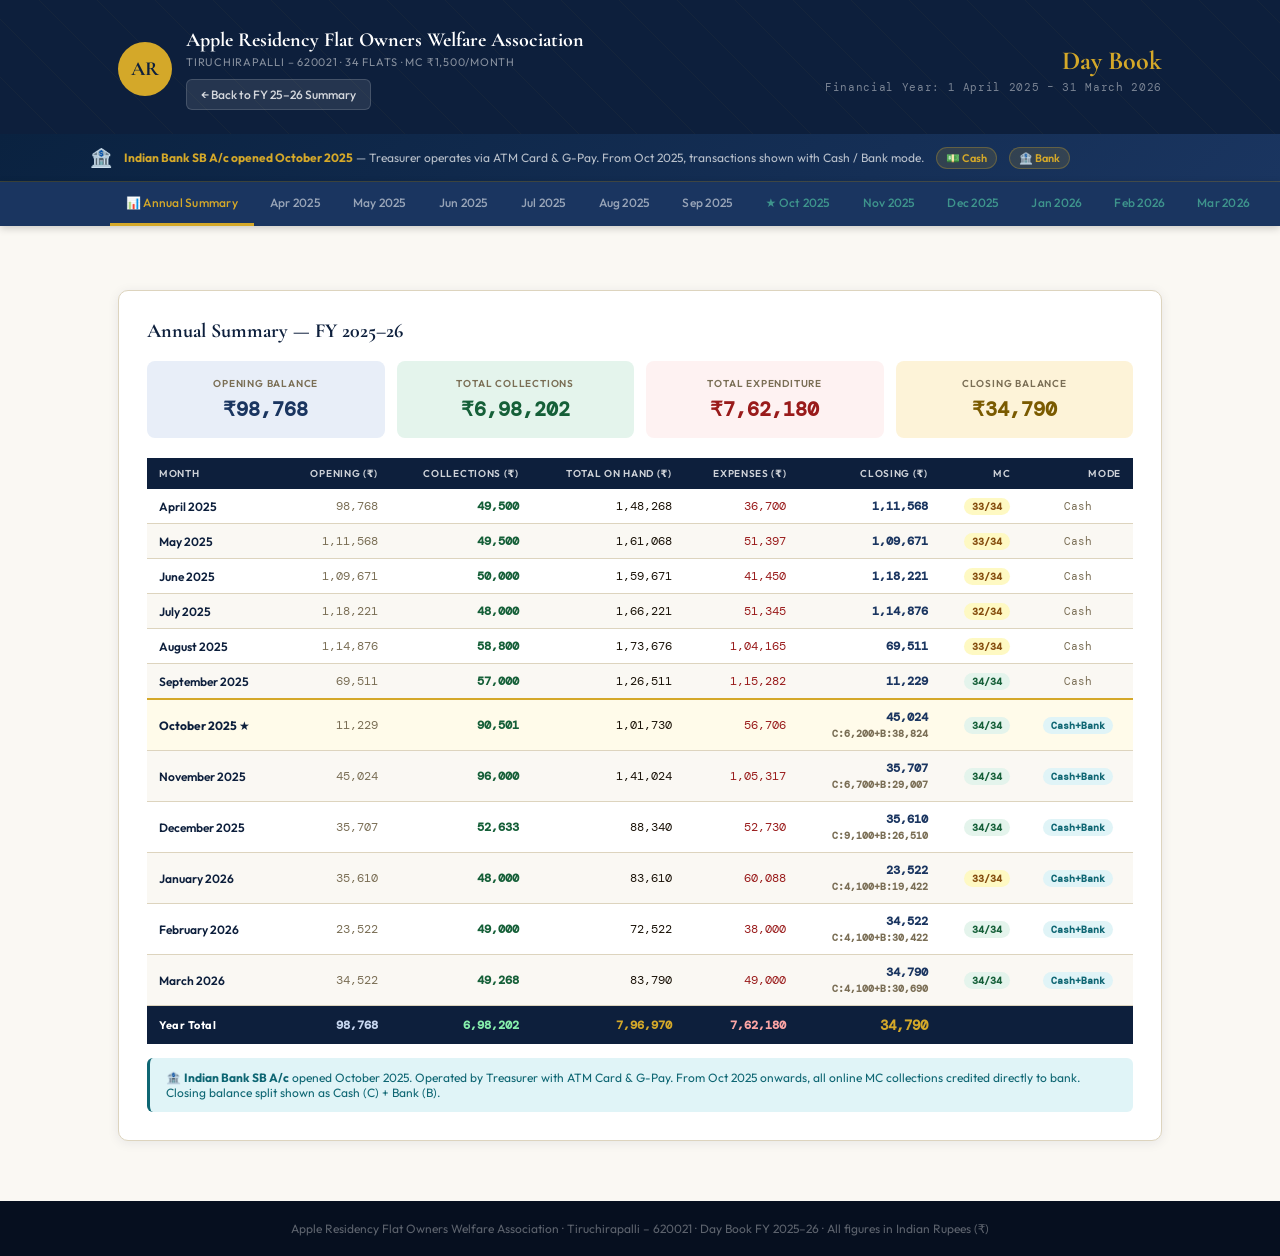
<file: daybook_FY2025-26.html>
<!DOCTYPE html>
<html lang="en">
<head>
<meta charset="UTF-8"/>
<meta name="viewport" content="width=device-width, initial-scale=1.0"/>
<title>Apple Residency — Day Book FY 2025–26</title>
<link href="https://fonts.googleapis.com/css2?family=Cormorant+Garamond:ital,wght@0,400;0,600;0,700;1,400&family=Outfit:wght@300;400;500;600;700&family=DM+Mono:wght@400;500&display=swap" rel="stylesheet"/>
<style>
:root{
  --navy:#0d1f3c;--navy2:#1a3560;--navy3:#e8eef8;
  --gold:#b8860b;--gold2:#d4a829;--gold3:#fdf3d8;--gold-btn:#c9933a;
  --green:#155f38;--green-l:#e4f4ec;
  --red:#991b1b;--red-l:#fef2f2;
  --teal:#0e6673;--teal-l:#e0f4f7;
  --cream:#faf8f3;--cream2:#f2ede2;
  --border:#ddd4be;--text:#1a1208;--muted:#7a6e55;
  --shadow:0 2px 12px rgba(13,31,60,.08);
  --radius:10px;
  --ff-s:'Cormorant Garamond',Georgia,serif;
  --ff-b:'Outfit',system-ui,sans-serif;
  --ff-m:'DM Mono','Courier New',monospace;
}
*,*::before,*::after{box-sizing:border-box;margin:0;padding:0}
html{scroll-behavior:smooth}
body{font-family:var(--ff-b);background:var(--cream);color:var(--text);overflow-x:hidden}
a{text-decoration:none;color:inherit}

/* HEADER */
.db-header{background:var(--navy);padding:0;position:relative;overflow:hidden}
.db-header::before{content:'';position:absolute;inset:0;background:repeating-linear-gradient(45deg,transparent,transparent 40px,rgba(212,168,41,.04) 40px,rgba(212,168,41,.04) 41px)}
.db-header-inner{max-width:1100px;margin:0 auto;padding:28px 28px 24px;position:relative;z-index:1;display:flex;align-items:center;justify-content:space-between;flex-wrap:wrap;gap:16px}
.db-logo{display:flex;align-items:center;gap:14px}
.db-emblem{width:54px;height:54px;border-radius:50%;background:var(--gold2);display:flex;align-items:center;justify-content:center;font-family:var(--ff-s);font-size:20px;font-weight:700;color:var(--navy);flex-shrink:0}
.db-org-name{font-family:var(--ff-s);font-size:clamp(14px,3vw,20px);font-weight:700;color:#fff;line-height:1.2}
.db-org-sub{font-size:11px;color:rgba(255,255,255,.5);letter-spacing:.07em;text-transform:uppercase;margin-top:3px}
.db-title-box{text-align:right}
.db-title{font-family:var(--ff-s);font-size:clamp(16px,3vw,26px);font-weight:700;color:var(--gold2)}
.db-fy{font-family:var(--ff-m);font-size:11px;color:rgba(255,255,255,.45);margin-top:4px;letter-spacing:.06em}
.db-back{display:inline-flex;align-items:center;gap:6px;background:rgba(255,255,255,.1);border:1px solid rgba(255,255,255,.15);color:rgba(255,255,255,.8);font-size:12px;font-weight:500;padding:7px 14px;border-radius:6px;margin-top:10px;transition:background .2s}
.db-back:hover{background:rgba(255,255,255,.18)}

/* BANK NOTICE */
.bank-notice{background:linear-gradient(135deg,#0a2240,#1a3560);border-bottom:1px solid rgba(212,168,41,.25);padding:12px 28px}
.bank-notice-inner{max-width:1100px;margin:0 auto;display:flex;align-items:center;gap:12px;flex-wrap:wrap;font-size:12px}
.bn-icon{font-size:18px}
.bn-text{color:rgba(255,255,255,.7)}
.bn-text strong{color:var(--gold2)}
.bn-badge{background:rgba(212,168,41,.15);border:1px solid rgba(212,168,41,.3);color:var(--gold2);font-size:11px;font-weight:600;padding:3px 9px;border-radius:99px}

/* TAB BAR */
.tab-bar{background:var(--navy2);overflow-x:auto;scrollbar-width:none;position:sticky;top:0;z-index:100;box-shadow:0 2px 8px rgba(0,0,0,.2)}
.tab-bar::-webkit-scrollbar{display:none}
.tab-nav{max-width:1100px;margin:0 auto;display:flex;padding:0 20px;gap:0}
.tab-btn{font-family:var(--ff-b);font-size:12px;font-weight:500;color:rgba(255,255,255,.55);background:none;border:none;padding:13px 16px;cursor:pointer;white-space:nowrap;border-bottom:3px solid transparent;transition:color .2s,border-color .2s;letter-spacing:.02em}
.tab-btn:hover{color:var(--gold2)}
.tab-btn.active{color:var(--gold2);border-bottom-color:var(--gold2)}
.tab-btn.bank-tab{color:rgba(86,212,170,.6)}
.tab-btn.bank-tab.active{color:#56d4aa;border-bottom-color:#56d4aa}

/* MAIN */
main{max-width:1100px;margin:0 auto;padding:28px 28px 60px}

/* MONTH SECTION */
.month-section{display:none}
.month-section.active{display:block}

/* MONTH HEADER */
.month-hdr{display:flex;align-items:flex-start;justify-content:space-between;flex-wrap:wrap;gap:14px;margin-bottom:20px}
.month-hdr-left h2{font-family:var(--ff-s);font-size:24px;font-weight:700;color:var(--navy)}
.month-hdr-left .month-remarks{font-size:13px;color:var(--muted);margin-top:5px;max-width:600px}
.month-badges{display:flex;gap:8px;flex-wrap:wrap;align-items:center}
.badge{font-size:11px;font-weight:600;padding:4px 11px;border-radius:99px;letter-spacing:.04em}
.badge-navy{background:var(--navy3);color:var(--navy2)}
.badge-green{background:var(--green-l);color:var(--green)}
.badge-warn{background:#fef9c3;color:#854d0e}
.badge-gold{background:var(--gold3);color:#7a5a00}
.badge-teal{background:var(--teal-l);color:var(--teal)}

/* BALANCE STRIP */
.bal-strip{display:grid;grid-template-columns:repeat(auto-fit,minmax(140px,1fr));gap:10px;margin-bottom:18px}
.bal-card{background:#fff;border:1px solid var(--border);border-radius:8px;padding:12px 14px;border-left:3px solid transparent}
.bal-card.bc-opn{border-left-color:var(--navy2)}
.bal-card.bc-col{border-left-color:var(--green)}
.bal-card.bc-exp{border-left-color:var(--red)}
.bal-card.bc-cls{border-left-color:var(--gold2)}
.bal-card-label{font-size:10px;font-weight:600;letter-spacing:.08em;text-transform:uppercase;color:var(--muted);margin-bottom:5px}
.bal-card-val{font-family:var(--ff-m);font-size:16px;font-weight:500;color:var(--navy)}
.bal-card-sub{font-size:10px;color:var(--muted);margin-top:3px}
.bal-card-split{font-size:10px;margin-top:3px}
.bal-card-split .s-cash{color:var(--green)}
.bal-card-split .s-bank{color:var(--teal)}

/* TABLE */
.tbl-wrap{overflow-x:auto;border-radius:var(--radius);border:1px solid var(--border);box-shadow:var(--shadow)}
.day-tbl{width:100%;min-width:700px;border-collapse:collapse;font-size:13px}
.day-tbl thead tr{background:var(--navy)}
.day-tbl thead th{padding:11px 14px;font-size:10.5px;font-weight:600;letter-spacing:.07em;text-transform:uppercase;color:rgba(255,255,255,.8);white-space:nowrap}
.day-tbl thead th:nth-child(1){text-align:center;width:90px}
.day-tbl thead th:nth-child(2){text-align:left}
.day-tbl thead th:nth-child(3){text-align:center;width:70px}
.day-tbl thead th:nth-child(4){text-align:right;color:#fca5a5;width:120px}
.day-tbl thead th:nth-child(5){text-align:right;color:#86efac;width:120px}
.day-tbl thead th:nth-child(6){text-align:right;color:var(--gold2);width:130px}
.day-tbl tbody tr{border-bottom:1px solid var(--border);transition:background .12s}
.day-tbl tbody tr:hover{background:#f5f0e8}
.day-tbl tbody tr.alt{background:var(--cream)}
.day-tbl tbody tr.row-opn{background:var(--navy3)}
.day-tbl tbody td{padding:10px 14px;vertical-align:middle}
.td-date{font-family:var(--ff-m);font-size:11px;color:var(--muted);text-align:center;white-space:nowrap}
.td-desc{color:var(--text);line-height:1.4}
.td-desc.opn-desc{font-weight:600;color:var(--navy2)}
.td-desc small{display:block;font-size:11px;color:var(--muted);margin-top:2px}
.td-mode{text-align:center}
.mode-cash{display:inline-block;background:#fef9c3;color:#854d0e;font-size:10px;font-weight:600;padding:2px 7px;border-radius:99px;letter-spacing:.04em}
.mode-bank{display:inline-block;background:var(--teal-l);color:var(--teal);font-size:10px;font-weight:600;padding:2px 7px;border-radius:99px;letter-spacing:.04em}
.td-dr{font-family:var(--ff-m);text-align:right;color:var(--red);white-space:nowrap;font-size:12px}
.td-cr{font-family:var(--ff-m);text-align:right;color:var(--green);white-space:nowrap;font-size:12px;font-weight:600}
.td-bal{font-family:var(--ff-m);text-align:right;font-weight:700;color:var(--navy2);white-space:nowrap;font-size:12px}
.dash{color:rgba(0,0,0,.2);font-size:11px}

/* TOTAL ROW */
.day-tbl tfoot tr{background:var(--navy)}
.day-tbl tfoot td{padding:11px 14px;font-weight:700;font-family:var(--ff-m);font-size:12px;text-align:right;color:rgba(255,255,255,.7)}
.day-tbl tfoot td:first-child{text-align:left;font-family:var(--ff-b);font-size:11px;letter-spacing:.06em;text-transform:uppercase;color:#fff}
.day-tbl tfoot .tf-dr{color:#fca5a5}
.day-tbl tfoot .tf-cr{color:#86efac}
.day-tbl tfoot .tf-bal{color:var(--gold2);font-size:14px}

/* CLOSING STRIP */
.closing-strip{margin-top:14px;background:var(--navy2);border-radius:8px;padding:14px 20px;display:flex;align-items:center;justify-content:space-between;flex-wrap:wrap;gap:10px}
.cs-label{color:rgba(255,255,255,.7);font-size:13px;font-weight:500}
.cs-amounts{display:flex;gap:20px;flex-wrap:wrap;align-items:center}
.cs-item{text-align:center}
.cs-item-lbl{font-size:10px;color:rgba(255,255,255,.4);text-transform:uppercase;letter-spacing:.06em;margin-bottom:3px}
.cs-item-val{font-family:var(--ff-m);font-weight:600}
.cs-cash{color:#86efac;font-size:15px}
.cs-bank{color:#56d4aa;font-size:15px}
.cs-total{color:var(--gold2);font-size:20px}

/* ANNUAL SUMMARY */
.annual-section{margin-top:36px;padding:28px;background:#fff;border-radius:var(--radius);border:1px solid var(--border);box-shadow:var(--shadow)}
.annual-section h3{font-family:var(--ff-s);font-size:20px;font-weight:700;color:var(--navy);margin-bottom:18px}
.sum-grid{display:grid;grid-template-columns:repeat(auto-fit,minmax(160px,1fr));gap:12px;margin-bottom:20px}
.sum-card{padding:16px;border-radius:8px;text-align:center}
.sum-card.sc-opn{background:var(--navy3)}
.sum-card.sc-col{background:var(--green-l)}
.sum-card.sc-exp{background:var(--red-l)}
.sum-card.sc-cls{background:var(--gold3)}
.sum-card-lbl{font-size:10px;font-weight:600;text-transform:uppercase;letter-spacing:.08em;color:var(--muted);margin-bottom:6px}
.sum-card-val{font-family:var(--ff-m);font-size:20px;font-weight:600}
.sc-opn .sum-card-val{color:var(--navy2)}
.sc-col .sum-card-val{color:var(--green)}
.sc-exp .sum-card-val{color:var(--red)}
.sc-cls .sum-card-val{color:#7a5a00}
.sum-tbl{width:100%;border-collapse:collapse;font-size:12.5px}
.sum-tbl thead tr{background:var(--navy)}
.sum-tbl thead th{padding:9px 12px;font-size:10px;font-weight:600;letter-spacing:.07em;text-transform:uppercase;color:rgba(255,255,255,.8);text-align:right;white-space:nowrap}
.sum-tbl thead th:first-child{text-align:left}
.sum-tbl tbody tr{border-bottom:1px solid var(--border)}
.sum-tbl tbody tr:hover{background:var(--cream)}
.sum-tbl tbody tr.alt{background:var(--cream)}
.sum-tbl tbody td{padding:9px 12px;text-align:right;font-family:var(--ff-m);font-size:12px}
.sum-tbl tbody td:first-child{text-align:left;font-family:var(--ff-b);font-weight:600;color:var(--navy)}
.sum-tbl tbody td.td-col-s{color:var(--green);font-weight:600}
.sum-tbl tbody td.td-exp-s{color:var(--red)}
.sum-tbl tbody td.td-cls-s{color:var(--navy2);font-weight:700}
.sum-tbl tbody td.td-opn-s{color:var(--muted)}
.sum-tbl tfoot tr{background:var(--navy)}
.sum-tbl tfoot td{padding:10px 12px;font-weight:700;font-family:var(--ff-m);font-size:12px;text-align:right;color:rgba(255,255,255,.7)}
.sum-tbl tfoot td:first-child{font-family:var(--ff-b);color:#fff;text-align:left;font-size:11px;letter-spacing:.05em}
.bank-note{margin-top:14px;padding:12px 16px;background:var(--teal-l);border-left:3px solid var(--teal);border-radius:6px;font-size:12px;color:var(--teal)}

@media(max-width:768px){.tab-btn{font-size:11px;padding:11px 12px}main{padding:20px 16px 40px}.bal-strip{grid-template-columns:1fr 1fr}.month-hdr{flex-direction:column}}
@media(max-width:500px){.bal-strip{grid-template-columns:1fr}.db-header-inner{flex-direction:column;align-items:flex-start}}
@media print{.tab-bar{display:none}.month-section{display:block!important}.db-header{-webkit-print-color-adjust:exact}}
</style>
</head>
<body>

<!-- HEADER -->
<div class="db-header">
  <div class="db-header-inner">
    <div class="db-logo">
      <div class="db-emblem">AR</div>
      <div>
        <div class="db-org-name">Apple Residency Flat Owners Welfare Association</div>
        <div class="db-org-sub">Tiruchirapalli – 620021 · 34 Flats · MC ₹1,500/month</div>
        <a href="index_FY2025-26.html" class="db-back">← Back to FY 25–26 Summary</a>
      </div>
    </div>
    <div class="db-title-box">
      <div class="db-title">Day Book</div>
      <div class="db-fy">Financial Year: 1 April 2025 – 31 March 2026</div>
    </div>
  </div>
</div>

<!-- BANK NOTICE -->
<div class="bank-notice">
  <div class="bank-notice-inner">
    <span class="bn-icon">🏦</span>
    <span class="bn-text"><strong>Indian Bank SB A/c opened October 2025</strong> — Treasurer operates via ATM Card &amp; G-Pay. From Oct 2025, transactions shown with Cash / Bank mode.</span>
    <span class="bn-badge">💵 Cash</span>
    <span class="bn-badge">🏦 Bank</span>
  </div>
</div>

<!-- TAB BAR -->
<div class="tab-bar">
  <div class="tab-nav">
    <button class="tab-btn active" onclick="showTab('summary')">📊 Annual Summary</button>
    <button class="tab-btn" onclick="showTab('apr')">Apr 2025</button>
    <button class="tab-btn" onclick="showTab('may')">May 2025</button>
    <button class="tab-btn" onclick="showTab('jun')">Jun 2025</button>
    <button class="tab-btn" onclick="showTab('jul')">Jul 2025</button>
    <button class="tab-btn" onclick="showTab('aug')">Aug 2025</button>
    <button class="tab-btn" onclick="showTab('sep')">Sep 2025</button>
    <button class="tab-btn bank-tab" onclick="showTab('oct')">★ Oct 2025</button>
    <button class="tab-btn bank-tab" onclick="showTab('nov')">Nov 2025</button>
    <button class="tab-btn bank-tab" onclick="showTab('dec')">Dec 2025</button>
    <button class="tab-btn bank-tab" onclick="showTab('jan')">Jan 2026</button>
    <button class="tab-btn bank-tab" onclick="showTab('feb')">Feb 2026</button>
    <button class="tab-btn bank-tab" onclick="showTab('mar')">Mar 2026</button>
  </div>
</div>

<main>

<!-- ═══════════ ANNUAL SUMMARY ═══════════ -->
<div id="tab-summary" class="month-section active">
  <div class="annual-section">
    <h3>Annual Summary — FY 2025–26</h3>
    <div class="sum-grid">
      <div class="sum-card sc-opn"><div class="sum-card-lbl">Opening Balance</div><div class="sum-card-val">₹98,768</div></div>
      <div class="sum-card sc-col"><div class="sum-card-lbl">Total Collections</div><div class="sum-card-val">₹6,98,202</div></div>
      <div class="sum-card sc-exp"><div class="sum-card-lbl">Total Expenditure</div><div class="sum-card-val">₹7,62,180</div></div>
      <div class="sum-card sc-cls"><div class="sum-card-lbl">Closing Balance</div><div class="sum-card-val">₹34,790</div></div>
    </div>
    <div style="overflow-x:auto">
    <table class="sum-tbl">
      <thead><tr><th style="text-align:left">Month</th><th>Opening (₹)</th><th>Collections (₹)</th><th>Total on Hand (₹)</th><th>Expenses (₹)</th><th>Closing (₹)</th><th>MC</th><th>Mode</th></tr></thead>
      <tbody>
        <tr><td>April 2025</td><td class="td-opn-s">98,768</td><td class="td-col-s">49,500</td><td>1,48,268</td><td class="td-exp-s">36,700</td><td class="td-cls-s">1,11,568</td><td><span style="background:#fef9c3;color:#854d0e;font-size:10px;font-weight:600;padding:2px 8px;border-radius:99px">33/34</span></td><td style="text-align:center;font-size:11px;color:var(--muted)">Cash</td></tr>
        <tr class="alt"><td>May 2025</td><td class="td-opn-s">1,11,568</td><td class="td-col-s">49,500</td><td>1,61,068</td><td class="td-exp-s">51,397</td><td class="td-cls-s">1,09,671</td><td><span style="background:#fef9c3;color:#854d0e;font-size:10px;font-weight:600;padding:2px 8px;border-radius:99px">33/34</span></td><td style="text-align:center;font-size:11px;color:var(--muted)">Cash</td></tr>
        <tr><td>June 2025</td><td class="td-opn-s">1,09,671</td><td class="td-col-s">50,000</td><td>1,59,671</td><td class="td-exp-s">41,450</td><td class="td-cls-s">1,18,221</td><td><span style="background:#fef9c3;color:#854d0e;font-size:10px;font-weight:600;padding:2px 8px;border-radius:99px">33/34</span></td><td style="text-align:center;font-size:11px;color:var(--muted)">Cash</td></tr>
        <tr class="alt"><td>July 2025</td><td class="td-opn-s">1,18,221</td><td class="td-col-s">48,000</td><td>1,66,221</td><td class="td-exp-s">51,345</td><td class="td-cls-s">1,14,876</td><td><span style="background:#fef9c3;color:#854d0e;font-size:10px;font-weight:600;padding:2px 8px;border-radius:99px">32/34</span></td><td style="text-align:center;font-size:11px;color:var(--muted)">Cash</td></tr>
        <tr><td>August 2025</td><td class="td-opn-s">1,14,876</td><td class="td-col-s">58,800</td><td>1,73,676</td><td class="td-exp-s">1,04,165</td><td class="td-cls-s">69,511</td><td><span style="background:#fef9c3;color:#854d0e;font-size:10px;font-weight:600;padding:2px 8px;border-radius:99px">33/34</span></td><td style="text-align:center;font-size:11px;color:var(--muted)">Cash</td></tr>
        <tr class="alt"><td>September 2025</td><td class="td-opn-s">69,511</td><td class="td-col-s">57,000</td><td>1,26,511</td><td class="td-exp-s">1,15,282</td><td class="td-cls-s">11,229</td><td><span style="background:var(--green-l);color:var(--green);font-size:10px;font-weight:600;padding:2px 8px;border-radius:99px">34/34</span></td><td style="text-align:center;font-size:11px;color:var(--muted)">Cash</td></tr>
        <tr style="background:#fffbea;border-top:2px solid var(--gold2)"><td><strong>October 2025 ★</strong></td><td class="td-opn-s">11,229</td><td class="td-col-s">90,501</td><td>1,01,730</td><td class="td-exp-s">56,706</td><td class="td-cls-s">45,024<br/><small style="font-size:10px;color:var(--muted)">C:6,200+B:38,824</small></td><td><span style="background:var(--green-l);color:var(--green);font-size:10px;font-weight:600;padding:2px 8px;border-radius:99px">34/34</span></td><td style="text-align:center"><span style="background:var(--teal-l);color:var(--teal);font-size:10px;font-weight:600;padding:2px 8px;border-radius:99px">Cash+Bank</span></td></tr>
        <tr class="alt"><td>November 2025</td><td class="td-opn-s">45,024</td><td class="td-col-s">96,000</td><td>1,41,024</td><td class="td-exp-s">1,05,317</td><td class="td-cls-s">35,707<br/><small style="font-size:10px;color:var(--muted)">C:6,700+B:29,007</small></td><td><span style="background:var(--green-l);color:var(--green);font-size:10px;font-weight:600;padding:2px 8px;border-radius:99px">34/34</span></td><td style="text-align:center"><span style="background:var(--teal-l);color:var(--teal);font-size:10px;font-weight:600;padding:2px 8px;border-radius:99px">Cash+Bank</span></td></tr>
        <tr><td>December 2025</td><td class="td-opn-s">35,707</td><td class="td-col-s">52,633</td><td>88,340</td><td class="td-exp-s">52,730</td><td class="td-cls-s">35,610<br/><small style="font-size:10px;color:var(--muted)">C:9,100+B:26,510</small></td><td><span style="background:var(--green-l);color:var(--green);font-size:10px;font-weight:600;padding:2px 8px;border-radius:99px">34/34</span></td><td style="text-align:center"><span style="background:var(--teal-l);color:var(--teal);font-size:10px;font-weight:600;padding:2px 8px;border-radius:99px">Cash+Bank</span></td></tr>
        <tr class="alt"><td>January 2026</td><td class="td-opn-s">35,610</td><td class="td-col-s">48,000</td><td>83,610</td><td class="td-exp-s">60,088</td><td class="td-cls-s">23,522<br/><small style="font-size:10px;color:var(--muted)">C:4,100+B:19,422</small></td><td><span style="background:#fef9c3;color:#854d0e;font-size:10px;font-weight:600;padding:2px 8px;border-radius:99px">33/34</span></td><td style="text-align:center"><span style="background:var(--teal-l);color:var(--teal);font-size:10px;font-weight:600;padding:2px 8px;border-radius:99px">Cash+Bank</span></td></tr>
        <tr><td>February 2026</td><td class="td-opn-s">23,522</td><td class="td-col-s">49,000</td><td>72,522</td><td class="td-exp-s">38,000</td><td class="td-cls-s">34,522<br/><small style="font-size:10px;color:var(--muted)">C:4,100+B:30,422</small></td><td><span style="background:var(--green-l);color:var(--green);font-size:10px;font-weight:600;padding:2px 8px;border-radius:99px">34/34</span></td><td style="text-align:center"><span style="background:var(--teal-l);color:var(--teal);font-size:10px;font-weight:600;padding:2px 8px;border-radius:99px">Cash+Bank</span></td></tr>
        <tr class="alt"><td>March 2026</td><td class="td-opn-s">34,522</td><td class="td-col-s">49,268</td><td>83,790</td><td class="td-exp-s">49,000</td><td class="td-cls-s">34,790<br/><small style="font-size:10px;color:var(--muted)">C:4,100+B:30,690</small></td><td><span style="background:var(--green-l);color:var(--green);font-size:10px;font-weight:600;padding:2px 8px;border-radius:99px">34/34</span></td><td style="text-align:center"><span style="background:var(--teal-l);color:var(--teal);font-size:10px;font-weight:600;padding:2px 8px;border-radius:99px">Cash+Bank</span></td></tr>
      </tbody>
      <tfoot><tr><td>Year Total</td><td style="color:#c7d7f0">98,768</td><td style="color:#86efac">6,98,202</td><td style="color:var(--gold2)">7,96,970</td><td style="color:#fca5a5">7,62,180</td><td style="color:var(--gold2);font-size:14px">34,790</td><td></td><td></td></tr></tfoot>
    </table>
    </div>
    <div class="bank-note">🏦 <strong>Indian Bank SB A/c</strong> opened October 2025. Operated by Treasurer with ATM Card &amp; G-Pay. From Oct 2025 onwards, all online MC collections credited directly to bank. Closing balance split shown as Cash (C) + Bank (B).</div>
  </div>
</div>

<!-- ═══════════ APRIL 2025 ═══════════ -->
<div id="tab-apr" class="month-section">
  <div class="month-hdr">
    <div class="month-hdr-left">
      <h2>April 2025</h2>
      <div class="month-remarks">MC 33×₹1,500 collected · Security March salary paid in April · 2 septic tank lorries · Electrical maintenance</div>
    </div>
    <div class="month-badges">
      <span class="badge badge-navy">34 Flats</span>
      <span class="badge badge-warn">MC 33/34</span>
      <span class="badge badge-gold">Cash Only</span>
    </div>
  </div>
  <div class="bal-strip">
    <div class="bal-card bc-opn"><div class="bal-card-label">Opening Balance</div><div class="bal-card-val">₹98,768</div><div class="bal-card-sub">Mar 25 closing b/f · Cash</div></div>
    <div class="bal-card bc-col"><div class="bal-card-label">Collections</div><div class="bal-card-val">₹49,500</div><div class="bal-card-sub">MC 33 flats × ₹1,500</div></div>
    <div class="bal-card bc-exp"><div class="bal-card-label">Expenditure</div><div class="bal-card-val">₹36,700</div><div class="bal-card-sub">Security + Septic + HK</div></div>
    <div class="bal-card bc-cls"><div class="bal-card-label">Closing Balance</div><div class="bal-card-val">₹1,11,568</div><div class="bal-card-sub">Cash in hand</div></div>
  </div>
  <div class="tbl-wrap"><table class="day-tbl">
    <thead><tr><th>Date</th><th style="text-align:left">Description</th><th>Mode</th><th>Debit (₹)</th><th>Credit (₹)</th><th>Balance (₹)</th></tr></thead>
    <tbody>
      <tr class="row-opn"><td class="td-date">—</td><td class="td-desc opn-desc">Opening Balance b/f — March 2025 Closing</td><td></td><td class="dash">—</td><td class="td-cr">98,768</td><td class="td-bal">98,768</td></tr>
      <tr><td class="td-date">14-Apr-25</td><td class="td-desc">MC April 2025 — 33 Flats × ₹1,500</td><td class="td-mode"><span class="mode-cash">Cash</span></td><td class="dash">—</td><td class="td-cr">49,500</td><td class="td-bal">1,48,268</td></tr>
      <tr class="alt"><td class="td-date">02-Apr-25</td><td class="td-desc">Ferose N — Housekeeping wages</td><td class="td-mode"><span class="mode-cash">Cash</span></td><td class="td-dr">600</td><td class="dash">—</td><td class="td-bal">1,47,668</td></tr>
      <tr><td class="td-date">05-Apr-25</td><td class="td-desc">Saranya — Garbage clearing exp</td><td class="td-mode"><span class="mode-cash">Cash</span></td><td class="td-dr">600</td><td class="dash">—</td><td class="td-bal">1,47,068</td></tr>
      <tr class="alt"><td class="td-date">09-Apr-25</td><td class="td-desc">Ferose N — Housekeeping wages</td><td class="td-mode"><span class="mode-cash">Cash</span></td><td class="td-dr">600</td><td class="dash">—</td><td class="td-bal">1,46,468</td></tr>
      <tr><td class="td-date">12-Apr-25</td><td class="td-desc">Septic tank cleaning lorry charges</td><td class="td-mode"><span class="mode-cash">Cash</span></td><td class="td-dr">5,000</td><td class="dash">—</td><td class="td-bal">1,41,468</td></tr>
      <tr class="alt"><td class="td-date">16-Apr-25</td><td class="td-desc">Ferose N — Housekeeping wages</td><td class="td-mode"><span class="mode-cash">Cash</span></td><td class="td-dr">600</td><td class="dash">—</td><td class="td-bal">1,40,868</td></tr>
      <tr><td class="td-date">23-Apr-25</td><td class="td-desc">Ferose N — Housekeeping wages</td><td class="td-mode"><span class="mode-cash">Cash</span></td><td class="td-dr">600</td><td class="dash">—</td><td class="td-bal">1,40,268</td></tr>
      <tr class="alt"><td class="td-date">24-Apr-25</td><td class="td-desc">Septic tank cleaning lorry charges</td><td class="td-mode"><span class="mode-cash">Cash</span></td><td class="td-dr">5,000</td><td class="dash">—</td><td class="td-bal">1,35,268</td></tr>
      <tr><td class="td-date">27-Apr-25</td><td class="td-desc">Electrical maintenance exp</td><td class="td-mode"><span class="mode-cash">Cash</span></td><td class="td-dr">2,000</td><td class="dash">—</td><td class="td-bal">1,33,268</td></tr>
      <tr class="alt"><td class="td-date">30-Apr-25</td><td class="td-desc">Ferose N — Housekeeping wages</td><td class="td-mode"><span class="mode-cash">Cash</span></td><td class="td-dr">600</td><td class="dash">—</td><td class="td-bal">1,32,668</td></tr>
      <tr><td class="td-date">30-Apr-25</td><td class="td-desc">Security Services — March 25 salary (paid Apr)</td><td class="td-mode"><span class="mode-cash">Cash</span></td><td class="td-dr">21,000</td><td class="dash">—</td><td class="td-bal">1,11,668</td></tr>
      <tr class="alt"><td class="td-date">30-Apr-25</td><td class="td-desc">Miscellaneous exp</td><td class="td-mode"><span class="mode-cash">Cash</span></td><td class="td-dr">100</td><td class="dash">—</td><td class="td-bal">1,11,568</td></tr>
    </tbody>
    <tfoot><tr><td>April 2025 Total</td><td></td><td></td><td class="tf-dr">36,700</td><td class="tf-cr">49,500</td><td class="tf-bal">1,11,568</td></tr></tfoot>
  </table></div>
  <div class="closing-strip"><div class="cs-label">Closing Balance — April 2025</div><div class="cs-amounts"><div class="cs-item"><div class="cs-item-lbl">💵 Cash in Hand</div><div class="cs-item-val cs-total">₹1,11,568</div></div></div></div>
</div>

<!-- ═══════════ MAY 2025 ═══════════ -->
<div id="tab-may" class="month-section">
  <div class="month-hdr">
    <div class="month-hdr-left"><h2>May 2025</h2><div class="month-remarks">MC 33×₹1,500 · TNEB ₹9,347 · Security April + May salary · 2 septic lorries · Front &amp; Back yard cleaning</div></div>
    <div class="month-badges"><span class="badge badge-navy">34 Flats</span><span class="badge badge-warn">MC 33/34</span><span class="badge badge-gold">Cash Only</span></div>
  </div>
  <div class="bal-strip">
    <div class="bal-card bc-opn"><div class="bal-card-label">Opening Balance</div><div class="bal-card-val">₹1,11,568</div><div class="bal-card-sub">Apr 25 closing · Cash</div></div>
    <div class="bal-card bc-col"><div class="bal-card-label">Collections</div><div class="bal-card-val">₹49,500</div><div class="bal-card-sub">MC 33 flats</div></div>
    <div class="bal-card bc-exp"><div class="bal-card-label">Expenditure</div><div class="bal-card-val">₹51,397</div><div class="bal-card-sub">Security + TNEB + Septic</div></div>
    <div class="bal-card bc-cls"><div class="bal-card-label">Closing Balance</div><div class="bal-card-val">₹1,09,671</div><div class="bal-card-sub">Cash in hand</div></div>
  </div>
  <div class="tbl-wrap"><table class="day-tbl">
    <thead><tr><th>Date</th><th style="text-align:left">Description</th><th>Mode</th><th>Debit (₹)</th><th>Credit (₹)</th><th>Balance (₹)</th></tr></thead>
    <tbody>
      <tr class="row-opn"><td class="td-date">—</td><td class="td-desc opn-desc">Opening Balance b/f — April 2025 Closing</td><td></td><td class="dash">—</td><td class="td-cr">1,11,568</td><td class="td-bal">1,11,568</td></tr>
      <tr><td class="td-date">15-May-25</td><td class="td-desc">MC May 2025 — 33 Flats × ₹1,500</td><td class="td-mode"><span class="mode-cash">Cash</span></td><td class="dash">—</td><td class="td-cr">49,500</td><td class="td-bal">1,61,068</td></tr>
      <tr class="alt"><td class="td-date">05-May-25</td><td class="td-desc">Security Services — April salary</td><td class="td-mode"><span class="mode-cash">Cash</span></td><td class="td-dr">10,550</td><td class="dash">—</td><td class="td-bal">1,50,518</td></tr>
      <tr><td class="td-date">05-May-25</td><td class="td-desc">Ferose N — Housekeeping wages</td><td class="td-mode"><span class="mode-cash">Cash</span></td><td class="td-dr">600</td><td class="dash">—</td><td class="td-bal">1,49,918</td></tr>
      <tr class="alt"><td class="td-date">06-May-25</td><td class="td-desc">Front yard cleaning charges</td><td class="td-mode"><span class="mode-cash">Cash</span></td><td class="td-dr">750</td><td class="dash">—</td><td class="td-bal">1,49,168</td></tr>
      <tr><td class="td-date">07-May-25</td><td class="td-desc">Ferose N — Housekeeping wages</td><td class="td-mode"><span class="mode-cash">Cash</span></td><td class="td-dr">600</td><td class="dash">—</td><td class="td-bal">1,48,568</td></tr>
      <tr class="alt"><td class="td-date">12-May-25</td><td class="td-desc">Septic tank cleaning lorry charges</td><td class="td-mode"><span class="mode-cash">Cash</span></td><td class="td-dr">5,000</td><td class="dash">—</td><td class="td-bal">1,43,568</td></tr>
      <tr><td class="td-date">15-May-25</td><td class="td-desc">Ferose N — Housekeeping wages</td><td class="td-mode"><span class="mode-cash">Cash</span></td><td class="td-dr">600</td><td class="dash">—</td><td class="td-bal">1,42,968</td></tr>
      <tr class="alt"><td class="td-date">17-May-25</td><td class="td-desc">TNEB — Common EB bill paid</td><td class="td-mode"><span class="mode-cash">Cash</span></td><td class="td-dr">9,347</td><td class="dash">—</td><td class="td-bal">1,33,621</td></tr>
      <tr><td class="td-date">21-May-25</td><td class="td-desc">Ferose N — Housekeeping wages</td><td class="td-mode"><span class="mode-cash">Cash</span></td><td class="td-dr">600</td><td class="dash">—</td><td class="td-bal">1,33,021</td></tr>
      <tr class="alt"><td class="td-date">24-May-25</td><td class="td-desc">Back Yard cleaning exp</td><td class="td-mode"><span class="mode-cash">Cash</span></td><td class="td-dr">750</td><td class="dash">—</td><td class="td-bal">1,32,271</td></tr>
      <tr><td class="td-date">24-May-25</td><td class="td-desc">Septic tank cleaning lorry charges</td><td class="td-mode"><span class="mode-cash">Cash</span></td><td class="td-dr">5,000</td><td class="dash">—</td><td class="td-bal">1,27,271</td></tr>
      <tr class="alt"><td class="td-date">28-May-25</td><td class="td-desc">Ferose N — Housekeeping wages</td><td class="td-mode"><span class="mode-cash">Cash</span></td><td class="td-dr">600</td><td class="dash">—</td><td class="td-bal">1,26,671</td></tr>
      <tr><td class="td-date">31-May-25</td><td class="td-desc">Security Services — May salary</td><td class="td-mode"><span class="mode-cash">Cash</span></td><td class="td-dr">16,450</td><td class="dash">—</td><td class="td-bal">1,10,221</td></tr>
      <tr class="alt"><td class="td-date">31-May-25</td><td class="td-desc">Roof sheet cleaning exp</td><td class="td-mode"><span class="mode-cash">Cash</span></td><td class="td-dr">300</td><td class="dash">—</td><td class="td-bal">1,09,921</td></tr>
      <tr><td class="td-date">31-May-25</td><td class="td-desc">Miscellaneous expenses</td><td class="td-mode"><span class="mode-cash">Cash</span></td><td class="td-dr">250</td><td class="dash">—</td><td class="td-bal">1,09,671</td></tr>
    </tbody>
    <tfoot><tr><td>May 2025 Total</td><td></td><td></td><td class="tf-dr">51,397</td><td class="tf-cr">49,500</td><td class="tf-bal">1,09,671</td></tr></tfoot>
  </table></div>
  <div class="closing-strip"><div class="cs-label">Closing Balance — May 2025</div><div class="cs-amounts"><div class="cs-item"><div class="cs-item-lbl">💵 Cash in Hand</div><div class="cs-item-val cs-total">₹1,09,671</div></div></div></div>
</div>

<!-- ═══════════ JUNE 2025 ═══════════ -->
<div id="tab-jun" class="month-section">
  <div class="month-hdr">
    <div class="month-hdr-left"><h2>June 2025</h2><div class="month-remarks">MC 33×₹1,500 + Parking ₹500 · EC Meeting held · Fire services · Security June salary · 3 septic lorries</div></div>
    <div class="month-badges"><span class="badge badge-navy">34 Flats</span><span class="badge badge-warn">MC 33/34</span><span class="badge badge-gold">Cash Only</span></div>
  </div>
  <div class="bal-strip">
    <div class="bal-card bc-opn"><div class="bal-card-label">Opening Balance</div><div class="bal-card-val">₹1,09,671</div><div class="bal-card-sub">May 25 closing · Cash</div></div>
    <div class="bal-card bc-col"><div class="bal-card-label">Collections</div><div class="bal-card-val">₹50,000</div><div class="bal-card-sub">MC 33 + Parking ₹500</div></div>
    <div class="bal-card bc-exp"><div class="bal-card-label">Expenditure</div><div class="bal-card-val">₹41,450</div><div class="bal-card-sub">Security + Septic + misc</div></div>
    <div class="bal-card bc-cls"><div class="bal-card-label">Closing Balance</div><div class="bal-card-val">₹1,18,221</div><div class="bal-card-sub">Cash in hand</div></div>
  </div>
  <div class="tbl-wrap"><table class="day-tbl">
    <thead><tr><th>Date</th><th style="text-align:left">Description</th><th>Mode</th><th>Debit (₹)</th><th>Credit (₹)</th><th>Balance (₹)</th></tr></thead>
    <tbody>
      <tr class="row-opn"><td class="td-date">—</td><td class="td-desc opn-desc">Opening Balance b/f — May 2025 Closing</td><td></td><td class="dash">—</td><td class="td-cr">1,09,671</td><td class="td-bal">1,09,671</td></tr>
      <tr><td class="td-date">01-Jun-25</td><td class="td-desc">MC June 2025 — 33 Flats × ₹1,500</td><td class="td-mode"><span class="mode-cash">Cash</span></td><td class="dash">—</td><td class="td-cr">49,500</td><td class="td-bal">1,59,171</td></tr>
      <tr class="alt"><td class="td-date">01-Jun-25</td><td class="td-desc">Parking lot utility charges</td><td class="td-mode"><span class="mode-cash">Cash</span></td><td class="dash">—</td><td class="td-cr">500</td><td class="td-bal">1,59,671</td></tr>
      <tr><td class="td-date">02-Jun-25</td><td class="td-desc">EB Miscellaneous expenses</td><td class="td-mode"><span class="mode-cash">Cash</span></td><td class="td-dr">300</td><td class="dash">—</td><td class="td-bal">1,59,371</td></tr>
      <tr class="alt"><td class="td-date">02-Jun-25</td><td class="td-desc">Saranya — Garbage clearing exp</td><td class="td-mode"><span class="mode-cash">Cash</span></td><td class="td-dr">600</td><td class="dash">—</td><td class="td-bal">1,58,771</td></tr>
      <tr><td class="td-date">06-Jun-25</td><td class="td-desc">Septic tank cleaning lorry charges</td><td class="td-mode"><span class="mode-cash">Cash</span></td><td class="td-dr">5,000</td><td class="dash">—</td><td class="td-bal">1,53,771</td></tr>
      <tr class="alt"><td class="td-date">06-Jun-25</td><td class="td-desc">Ferose N — Housekeeping wages</td><td class="td-mode"><span class="mode-cash">Cash</span></td><td class="td-dr">600</td><td class="dash">—</td><td class="td-bal">1,53,171</td></tr>
      <tr><td class="td-date">12-Jun-25</td><td class="td-desc">Fire services / incidental exp</td><td class="td-mode"><span class="mode-cash">Cash</span></td><td class="td-dr">1,700</td><td class="dash">—</td><td class="td-bal">1,51,471</td></tr>
      <tr class="alt"><td class="td-date">12-Jun-25</td><td class="td-desc">Ferose N — Housekeeping wages</td><td class="td-mode"><span class="mode-cash">Cash</span></td><td class="td-dr">600</td><td class="dash">—</td><td class="td-bal">1,50,871</td></tr>
      <tr><td class="td-date">13-Jun-25</td><td class="td-desc">Garbage Drums cleaning + material</td><td class="td-mode"><span class="mode-cash">Cash</span></td><td class="td-dr">500</td><td class="dash">—</td><td class="td-bal">1,50,371</td></tr>
      <tr class="alt"><td class="td-date">18-Jun-25</td><td class="td-desc">Ferose N — Housekeeping wages</td><td class="td-mode"><span class="mode-cash">Cash</span></td><td class="td-dr">600</td><td class="dash">—</td><td class="td-bal">1,49,771</td></tr>
      <tr><td class="td-date">20-Jun-25</td><td class="td-desc">Septic tank cleaning lorry charges</td><td class="td-mode"><span class="mode-cash">Cash</span></td><td class="td-dr">5,000</td><td class="dash">—</td><td class="td-bal">1,44,771</td></tr>
      <tr class="alt"><td class="td-date">22-Jun-25</td><td class="td-desc">EC Meeting expenses</td><td class="td-mode"><span class="mode-cash">Cash</span></td><td class="td-dr">1,900</td><td class="dash">—</td><td class="td-bal">1,42,871</td></tr>
      <tr><td class="td-date">24-Jun-25</td><td class="td-desc">EB Line / Tree trimming</td><td class="td-mode"><span class="mode-cash">Cash</span></td><td class="td-dr">500</td><td class="dash">—</td><td class="td-bal">1,42,371</td></tr>
      <tr class="alt"><td class="td-date">25-Jun-25</td><td class="td-desc">Ferose N — Housekeeping wages</td><td class="td-mode"><span class="mode-cash">Cash</span></td><td class="td-dr">600</td><td class="dash">—</td><td class="td-bal">1,41,771</td></tr>
      <tr><td class="td-date">30-Jun-25</td><td class="td-desc">Septic tank cleaning lorry charges</td><td class="td-mode"><span class="mode-cash">Cash</span></td><td class="td-dr">5,000</td><td class="dash">—</td><td class="td-bal">1,36,771</td></tr>
      <tr class="alt"><td class="td-date">30-Jun-25</td><td class="td-desc">Security Services — June salary</td><td class="td-mode"><span class="mode-cash">Cash</span></td><td class="td-dr">18,000</td><td class="dash">—</td><td class="td-bal">1,18,771</td></tr>
      <tr><td class="td-date">30-Jun-25</td><td class="td-desc">LIFT Sticker bills</td><td class="td-mode"><span class="mode-cash">Cash</span></td><td class="td-dr">350</td><td class="dash">—</td><td class="td-bal">1,18,421</td></tr>
      <tr class="alt"><td class="td-date">30-Jun-25</td><td class="td-desc">Miscellaneous exp</td><td class="td-mode"><span class="mode-cash">Cash</span></td><td class="td-dr">200</td><td class="dash">—</td><td class="td-bal">1,18,221</td></tr>
    </tbody>
    <tfoot><tr><td>June 2025 Total</td><td></td><td></td><td class="tf-dr">41,450</td><td class="tf-cr">50,000</td><td class="tf-bal">1,18,221</td></tr></tfoot>
  </table></div>
  <div class="closing-strip"><div class="cs-label">Closing Balance — June 2025</div><div class="cs-amounts"><div class="cs-item"><div class="cs-item-lbl">💵 Cash in Hand</div><div class="cs-item-val cs-total">₹1,18,221</div></div></div></div>
</div>

<!-- ═══════════ JULY 2025 ═══════════ -->
<div id="tab-jul" class="month-section">
  <div class="month-hdr">
    <div class="month-hdr-left"><h2>July 2025</h2><div class="month-remarks">MC 32×₹1,500 · 3 septic tank lorries ₹15,000 · Security June salary · TNEB ₹8,945 · Housekeeping 4 weeks</div></div>
    <div class="month-badges"><span class="badge badge-navy">34 Flats</span><span class="badge badge-warn">MC 32/34</span><span class="badge badge-gold">Cash Only</span></div>
  </div>
  <div class="bal-strip">
    <div class="bal-card bc-opn"><div class="bal-card-label">Opening Balance</div><div class="bal-card-val">₹1,18,221</div></div>
    <div class="bal-card bc-col"><div class="bal-card-label">Collections</div><div class="bal-card-val">₹48,000</div><div class="bal-card-sub">MC 32 flats</div></div>
    <div class="bal-card bc-exp"><div class="bal-card-label">Expenditure</div><div class="bal-card-val">₹51,345</div></div>
    <div class="bal-card bc-cls"><div class="bal-card-label">Closing Balance</div><div class="bal-card-val">₹1,14,876</div></div>
  </div>
  <div class="tbl-wrap"><table class="day-tbl">
    <thead><tr><th>Date</th><th style="text-align:left">Description</th><th>Mode</th><th>Debit (₹)</th><th>Credit (₹)</th><th>Balance (₹)</th></tr></thead>
    <tbody>
      <tr class="row-opn"><td class="td-date">—</td><td class="td-desc opn-desc">Opening Balance b/f — June 2025 Closing</td><td></td><td class="dash">—</td><td class="td-cr">1,18,221</td><td class="td-bal">1,18,221</td></tr>
      <tr><td class="td-date">05-Jul-25</td><td class="td-desc">MC July 2025 — 32 Flats × ₹1,500</td><td class="td-mode"><span class="mode-cash">Cash</span></td><td class="dash">—</td><td class="td-cr">48,000</td><td class="td-bal">1,66,221</td></tr>
      <tr class="alt"><td class="td-date">30-Jul-25</td><td class="td-desc">Ferose N — Housekeeping wages (4 weeks)</td><td class="td-mode"><span class="mode-cash">Cash</span></td><td class="td-dr">2,600</td><td class="dash">—</td><td class="td-bal">1,63,621</td></tr>
      <tr><td class="td-date">30-Jul-25</td><td class="td-desc">Garbage clearing expenses</td><td class="td-mode"><span class="mode-cash">Cash</span></td><td class="td-dr">600</td><td class="dash">—</td><td class="td-bal">1,63,021</td></tr>
      <tr class="alt"><td class="td-date">30-Jul-25</td><td class="td-desc">TNEB — Common EB Bill paid</td><td class="td-mode"><span class="mode-cash">Cash</span></td><td class="td-dr">8,945</td><td class="dash">—</td><td class="td-bal">1,54,076</td></tr>
      <tr><td class="td-date">30-Jul-25</td><td class="td-desc">Garbage Drums cleaning</td><td class="td-mode"><span class="mode-cash">Cash</span></td><td class="td-dr">200</td><td class="dash">—</td><td class="td-bal">1,53,876</td></tr>
      <tr class="alt"><td class="td-date">30-Jul-25</td><td class="td-desc">Septic tank cleaning lorry charges (3 × ₹5,000)</td><td class="td-mode"><span class="mode-cash">Cash</span></td><td class="td-dr">15,000</td><td class="dash">—</td><td class="td-bal">1,38,876</td></tr>
      <tr><td class="td-date">30-Jul-25</td><td class="td-desc">Security Salary — June 25</td><td class="td-mode"><span class="mode-cash">Cash</span></td><td class="td-dr">24,000</td><td class="dash">—</td><td class="td-bal">1,14,876</td></tr>
    </tbody>
    <tfoot><tr><td>July 2025 Total</td><td></td><td></td><td class="tf-dr">51,345</td><td class="tf-cr">48,000</td><td class="tf-bal">1,14,876</td></tr></tfoot>
  </table></div>
  <div class="closing-strip"><div class="cs-label">Closing Balance — July 2025</div><div class="cs-amounts"><div class="cs-item"><div class="cs-item-lbl">💵 Cash</div><div class="cs-item-val cs-total">₹1,14,876</div></div></div></div>
</div>

<!-- ═══════════ AUGUST 2025 ═══════════ -->
<div id="tab-aug" class="month-section">
  <div class="month-hdr">
    <div class="month-hdr-left"><h2>August 2025</h2><div class="month-remarks">MC July 33×₹1,500 + LIFT AMC Corpus Fund ₹9,300 · LIFT AMC Bill ₹55,900 (major annual payment) · Security July salary</div></div>
    <div class="month-badges"><span class="badge badge-navy">34 Flats</span><span class="badge badge-warn">MC 33/34</span><span class="badge badge-gold">Cash Only</span></div>
  </div>
  <div class="bal-strip">
    <div class="bal-card bc-opn"><div class="bal-card-label">Opening Balance</div><div class="bal-card-val">₹1,14,876</div></div>
    <div class="bal-card bc-col"><div class="bal-card-label">Collections</div><div class="bal-card-val">₹58,800</div><div class="bal-card-sub">MC Jul + LIFT Corpus</div></div>
    <div class="bal-card bc-exp"><div class="bal-card-label">Expenditure</div><div class="bal-card-val">₹1,04,165</div><div class="bal-card-sub">LIFT AMC ₹55,900 + others</div></div>
    <div class="bal-card bc-cls"><div class="bal-card-label">Closing Balance</div><div class="bal-card-val">₹69,511</div></div>
  </div>
  <div class="tbl-wrap"><table class="day-tbl">
    <thead><tr><th>Date</th><th style="text-align:left">Description</th><th>Mode</th><th>Debit (₹)</th><th>Credit (₹)</th><th>Balance (₹)</th></tr></thead>
    <tbody>
      <tr class="row-opn"><td class="td-date">—</td><td class="td-desc opn-desc">Opening Balance b/f — July 2025 Closing</td><td></td><td class="dash">—</td><td class="td-cr">1,14,876</td><td class="td-bal">1,14,876</td></tr>
      <tr><td class="td-date">16-Aug-25</td><td class="td-desc">MC July 2025 — 33 Flats × ₹1,500 (collected Aug)</td><td class="td-mode"><span class="mode-cash">Cash</span></td><td class="dash">—</td><td class="td-cr">49,500</td><td class="td-bal">1,64,376</td></tr>
      <tr class="alt"><td class="td-date">31-Aug-25</td><td class="td-desc">LIFT AMC Corpus Fund collected</td><td class="td-mode"><span class="mode-cash">Cash</span></td><td class="dash">—</td><td class="td-cr">9,300</td><td class="td-bal">1,73,676</td></tr>
      <tr><td class="td-date">02-Aug-25</td><td class="td-desc">Septic tank cleaning lorry charges</td><td class="td-mode"><span class="mode-cash">Cash</span></td><td class="td-dr">5,000</td><td class="dash">—</td><td class="td-bal">1,68,676</td></tr>
      <tr class="alt"><td class="td-date">02-Aug-25</td><td class="td-desc">Garbage clearing expenses</td><td class="td-mode"><span class="mode-cash">Cash</span></td><td class="td-dr">600</td><td class="dash">—</td><td class="td-bal">1,68,076</td></tr>
      <tr><td class="td-date">06-Aug-25</td><td class="td-desc">LIFT Insurance premium</td><td class="td-mode"><span class="mode-cash">Cash</span></td><td class="td-dr">2,095</td><td class="dash">—</td><td class="td-bal">1,65,981</td></tr>
      <tr class="alt"><td class="td-date">06-Aug-25</td><td class="td-desc">Meter Board masonry work</td><td class="td-mode"><span class="mode-cash">Cash</span></td><td class="td-dr">1,570</td><td class="dash">—</td><td class="td-bal">1,64,411</td></tr>
      <tr><td class="td-date">06-Aug-25</td><td class="td-desc">Ferose N — Housekeeping wages</td><td class="td-mode"><span class="mode-cash">Cash</span></td><td class="td-dr">600</td><td class="dash">—</td><td class="td-bal">1,63,811</td></tr>
      <tr class="alt"><td class="td-date">07-Aug-25</td><td class="td-desc">Security Cycle repair</td><td class="td-mode"><span class="mode-cash">Cash</span></td><td class="td-dr">300</td><td class="dash">—</td><td class="td-bal">1,63,511</td></tr>
      <tr><td class="td-date">12-Aug-25</td><td class="td-desc">Septic tank cleaning lorry charges</td><td class="td-mode"><span class="mode-cash">Cash</span></td><td class="td-dr">5,000</td><td class="dash">—</td><td class="td-bal">1,58,511</td></tr>
      <tr class="alt"><td class="td-date">13-Aug-25</td><td class="td-desc">Ferose N — Housekeeping wages</td><td class="td-mode"><span class="mode-cash">Cash</span></td><td class="td-dr">600</td><td class="dash">—</td><td class="td-bal">1,57,911</td></tr>
      <tr><td class="td-date">16-Aug-25</td><td class="td-desc">Front Yard Cleaning work exp</td><td class="td-mode"><span class="mode-cash">Cash</span></td><td class="td-dr">800</td><td class="dash">—</td><td class="td-bal">1,57,111</td></tr>
      <tr class="alt"><td class="td-date">21-Aug-25</td><td class="td-desc"><strong>LIFT AMC — Annual Maintenance Contract Bill</strong></td><td class="td-mode"><span class="mode-cash">Cash</span></td><td class="td-dr" style="color:#a00;font-weight:700">55,900</td><td class="dash">—</td><td class="td-bal">1,01,211</td></tr>
      <tr><td class="td-date">22-Aug-25</td><td class="td-desc">Ferose N — Housekeeping wages</td><td class="td-mode"><span class="mode-cash">Cash</span></td><td class="td-dr">600</td><td class="dash">—</td><td class="td-bal">1,00,611</td></tr>
      <tr class="alt"><td class="td-date">23-Aug-25</td><td class="td-desc">Septic tank cleaning lorry charges</td><td class="td-mode"><span class="mode-cash">Cash</span></td><td class="td-dr">6,000</td><td class="dash">—</td><td class="td-bal">94,611</td></tr>
      <tr><td class="td-date">27-Aug-25</td><td class="td-desc">Ferose N — Housekeeping wages</td><td class="td-mode"><span class="mode-cash">Cash</span></td><td class="td-dr">600</td><td class="dash">—</td><td class="td-bal">94,011</td></tr>
      <tr class="alt"><td class="td-date">30-Aug-25</td><td class="td-desc">Security Salary — July 25</td><td class="td-mode"><span class="mode-cash">Cash</span></td><td class="td-dr">24,000</td><td class="dash">—</td><td class="td-bal">70,011</td></tr>
      <tr><td class="td-date">31-Aug-25</td><td class="td-desc">Back Yard cleaning work exp</td><td class="td-mode"><span class="mode-cash">Cash</span></td><td class="td-dr">500</td><td class="dash">—</td><td class="td-bal">69,511</td></tr>
    </tbody>
    <tfoot><tr><td>August 2025 Total</td><td></td><td></td><td class="tf-dr">1,04,165</td><td class="tf-cr">58,800</td><td class="tf-bal">69,511</td></tr></tfoot>
  </table></div>
  <div class="closing-strip"><div class="cs-label">Closing Balance — August 2025</div><div class="cs-amounts"><div class="cs-item"><div class="cs-item-lbl">💵 Cash</div><div class="cs-item-val cs-total">₹69,511</div></div></div></div>
</div>

<!-- ═══════════ SEPTEMBER 2025 ═══════════ -->
<div id="tab-sep" class="month-section">
  <div class="month-hdr">
    <div class="month-hdr-left"><h2>September 2025</h2><div class="month-remarks">FULL MC 34×₹1,500 + LIFT AMC from flats + Aug bal · Gen-Set Roof Work ₹35,000 · Security Aug+Sep ₹48,000 · TNEB ₹9,882 · LIFT Batteries ₹3,280</div></div>
    <div class="month-badges"><span class="badge badge-navy">34 Flats</span><span class="badge badge-green">FULL 34/34</span><span class="badge badge-gold">Cash Only</span></div>
  </div>
  <div class="bal-strip">
    <div class="bal-card bc-opn"><div class="bal-card-label">Opening Balance</div><div class="bal-card-val">₹69,511</div></div>
    <div class="bal-card bc-col"><div class="bal-card-label">Collections</div><div class="bal-card-val">₹57,000</div><div class="bal-card-sub">Full MC 34 + LIFT AMC + A1 bal</div></div>
    <div class="bal-card bc-exp"><div class="bal-card-label">Expenditure</div><div class="bal-card-val">₹1,15,282</div><div class="bal-card-sub">Gen-Set ₹35,000 + Security ₹48,000</div></div>
    <div class="bal-card bc-cls"><div class="bal-card-label">Closing Balance</div><div class="bal-card-val">₹11,229</div></div>
  </div>
  <div class="tbl-wrap"><table class="day-tbl">
    <thead><tr><th>Date</th><th style="text-align:left">Description</th><th>Mode</th><th>Debit (₹)</th><th>Credit (₹)</th><th>Balance (₹)</th></tr></thead>
    <tbody>
      <tr class="row-opn"><td class="td-date">—</td><td class="td-desc opn-desc">Opening Balance b/f — August 2025 Closing</td><td></td><td class="dash">—</td><td class="td-cr">69,511</td><td class="td-bal">69,511</td></tr>
      <tr><td class="td-date">05-Sep-25</td><td class="td-desc">LIFT AMC — from Flats F1, G2 &amp; G4</td><td class="td-mode"><span class="mode-cash">Cash</span></td><td class="dash">—</td><td class="td-cr">4,500</td><td class="td-bal">74,011</td></tr>
      <tr class="alt"><td class="td-date">10-Sep-25</td><td class="td-desc">MC Sept 2025 — 34 Flats × ₹1,500 (FULL)</td><td class="td-mode"><span class="mode-cash">Cash</span></td><td class="dash">—</td><td class="td-cr">51,000</td><td class="td-bal">1,25,011</td></tr>
      <tr><td class="td-date">10-Sep-25</td><td class="td-desc">Aug MC — A1 balance received</td><td class="td-mode"><span class="mode-cash">Cash</span></td><td class="dash">—</td><td class="td-cr">1,500</td><td class="td-bal">1,26,511</td></tr>
      <tr class="alt"><td class="td-date">10-Sep-25</td><td class="td-desc">Septic tank cleaning lorry charges</td><td class="td-mode"><span class="mode-cash">Cash</span></td><td class="td-dr">5,000</td><td class="dash">—</td><td class="td-bal">1,21,511</td></tr>
      <tr><td class="td-date">10-Sep-25</td><td class="td-desc">Saranya — Garbage cleaning</td><td class="td-mode"><span class="mode-cash">Cash</span></td><td class="td-dr">600</td><td class="dash">—</td><td class="td-bal">1,20,911</td></tr>
      <tr class="alt"><td class="td-date">10-Sep-25</td><td class="td-desc">Ferose N — Housekeeping wages</td><td class="td-mode"><span class="mode-cash">Cash</span></td><td class="td-dr">600</td><td class="dash">—</td><td class="td-bal">1,20,311</td></tr>
      <tr><td class="td-date">15-Sep-25</td><td class="td-desc"><strong>Gen-Set Roof work bill</strong></td><td class="td-mode"><span class="mode-cash">Cash</span></td><td class="td-dr" style="color:#a00;font-weight:700">35,000</td><td class="dash">—</td><td class="td-bal">85,311</td></tr>
      <tr class="alt"><td class="td-date">15-Sep-25</td><td class="td-desc">Security Salary — Aug 25</td><td class="td-mode"><span class="mode-cash">Cash</span></td><td class="td-dr">24,000</td><td class="dash">—</td><td class="td-bal">61,311</td></tr>
      <tr><td class="td-date">15-Sep-25</td><td class="td-desc">Drums for Garbage purchased</td><td class="td-mode"><span class="mode-cash">Cash</span></td><td class="td-dr">200</td><td class="dash">—</td><td class="td-bal">61,111</td></tr>
      <tr class="alt"><td class="td-date">17-Sep-25</td><td class="td-desc">Ferose N — Housekeeping wages</td><td class="td-mode"><span class="mode-cash">Cash</span></td><td class="td-dr">600</td><td class="dash">—</td><td class="td-bal">60,511</td></tr>
      <tr><td class="td-date">17-Sep-25</td><td class="td-desc">Miscellaneous exp — EB Linemen</td><td class="td-mode"><span class="mode-cash">Cash</span></td><td class="td-dr">200</td><td class="dash">—</td><td class="td-bal">60,311</td></tr>
      <tr class="alt"><td class="td-date">19-Sep-25</td><td class="td-desc">Septic tank cleaning lorry charges</td><td class="td-mode"><span class="mode-cash">Cash</span></td><td class="td-dr">5,000</td><td class="dash">—</td><td class="td-bal">55,311</td></tr>
      <tr><td class="td-date">19-Sep-25</td><td class="td-desc">LIFT — 4 Battery replacement Bill</td><td class="td-mode"><span class="mode-cash">Cash</span></td><td class="td-dr">3,280</td><td class="dash">—</td><td class="td-bal">52,031</td></tr>
      <tr class="alt"><td class="td-date">22-Sep-25</td><td class="td-desc">Ferose N — Housekeeping wages</td><td class="td-mode"><span class="mode-cash">Cash</span></td><td class="td-dr">600</td><td class="dash">—</td><td class="td-bal">51,431</td></tr>
      <tr><td class="td-date">22-Sep-25</td><td class="td-desc">TNEB — Common EB Bill paid</td><td class="td-mode"><span class="mode-cash">Cash</span></td><td class="td-dr">9,882</td><td class="dash">—</td><td class="td-bal">41,549</td></tr>
      <tr class="alt"><td class="td-date">25-Sep-25</td><td class="td-desc">Septic tank cleaning lorry charges</td><td class="td-mode"><span class="mode-cash">Cash</span></td><td class="td-dr">5,000</td><td class="dash">—</td><td class="td-bal">36,549</td></tr>
      <tr><td class="td-date">25-Sep-25</td><td class="td-desc">Yard cleaning exp</td><td class="td-mode"><span class="mode-cash">Cash</span></td><td class="td-dr">300</td><td class="dash">—</td><td class="td-bal">36,249</td></tr>
      <tr class="alt"><td class="td-date">25-Sep-25</td><td class="td-desc">Miscellaneous exp</td><td class="td-mode"><span class="mode-cash">Cash</span></td><td class="td-dr">170</td><td class="dash">—</td><td class="td-bal">36,079</td></tr>
      <tr><td class="td-date">26-Sep-25</td><td class="td-desc">Chairs purchased — Parking lot</td><td class="td-mode"><span class="mode-cash">Cash</span></td><td class="td-dr">250</td><td class="dash">—</td><td class="td-bal">35,829</td></tr>
      <tr class="alt"><td class="td-date">28-Sep-25</td><td class="td-desc">Ferose N — Housekeeping wages</td><td class="td-mode"><span class="mode-cash">Cash</span></td><td class="td-dr">600</td><td class="dash">—</td><td class="td-bal">35,229</td></tr>
      <tr><td class="td-date">30-Sep-25</td><td class="td-desc">Security Salary — Sept 25</td><td class="td-mode"><span class="mode-cash">Cash</span></td><td class="td-dr">24,000</td><td class="dash">—</td><td class="td-bal">11,229</td></tr>
    </tbody>
    <tfoot><tr><td>September 2025 Total</td><td></td><td></td><td class="tf-dr">1,15,282</td><td class="tf-cr">57,000</td><td class="tf-bal">11,229</td></tr></tfoot>
  </table></div>
  <div class="closing-strip"><div class="cs-label">Closing Balance — September 2025</div><div class="cs-amounts"><div class="cs-item"><div class="cs-item-lbl">💵 Cash</div><div class="cs-item-val cs-total">₹11,229</div></div></div></div>
</div>

<!-- ═══════════ OCTOBER 2025 ═══════════ -->
<div id="tab-oct" class="month-section">
  <div class="month-hdr">
    <div class="month-hdr-left"><h2>October 2025 ★</h2><div class="month-remarks">Indian Bank SB A/c opened · Full Oct MC + advance Nov MC + LIFT Corpus collected · Deepawali bonuses · ATM Card issued · Cash ₹6,200 + Bank ₹38,824</div></div>
    <div class="month-badges"><span class="badge badge-navy">34 Flats</span><span class="badge badge-green">FULL 34/34</span><span class="badge badge-teal">🏦 Bank A/c Opened</span></div>
  </div>
  <div class="bal-strip">
    <div class="bal-card bc-opn"><div class="bal-card-label">Opening Balance</div><div class="bal-card-val">₹11,229</div><div class="bal-card-sub">Cash only (no bank yet)</div></div>
    <div class="bal-card bc-col"><div class="bal-card-label">Collections</div><div class="bal-card-val">₹90,501</div><div class="bal-card-sub">Oct MC + Nov adv + Corpus</div></div>
    <div class="bal-card bc-exp"><div class="bal-card-label">Expenditure</div><div class="bal-card-val">₹56,706</div><div class="bal-card-sub">Septic + Deepawali + misc</div></div>
    <div class="bal-card bc-cls"><div class="bal-card-label">Closing Balance</div><div class="bal-card-val">₹45,024</div><div class="bal-card-split"><span class="s-cash">💵 Cash: ₹6,200</span><span class="s-bank">🏦 Bank: ₹38,824</span></div></div>
  </div>
  <div class="tbl-wrap"><table class="day-tbl">
    <thead><tr><th>Date</th><th style="text-align:left">Description</th><th>Mode</th><th>Debit (₹)</th><th>Credit (₹)</th><th>Balance (₹)</th></tr></thead>
    <tbody>
      <tr class="row-opn"><td class="td-date">—</td><td class="td-desc opn-desc">Opening Balance b/f — September 2025 Closing (Cash)</td><td></td><td class="dash">—</td><td class="td-cr">11,229</td><td class="td-bal">11,229</td></tr>
      <tr style="background:#fffbea"><td class="td-date">07-Oct-25</td><td class="td-desc"><strong>🏦 Indian Bank SB A/c Opened — F1 MC Oct 25</strong><small>First credit to new bank account</small></td><td class="td-mode"><span class="mode-bank">Bank</span></td><td class="dash">—</td><td class="td-cr">1,500</td><td class="td-bal">12,729</td></tr>
      <tr class="alt"><td class="td-date">07-Oct-25</td><td class="td-desc">Oct MC — A1,A5,B3,C3,F1 (5 flats cash)</td><td class="td-mode"><span class="mode-cash">Cash</span></td><td class="dash">—</td><td class="td-cr">7,500</td><td class="td-bal">20,229</td></tr>
      <tr><td class="td-date">07-Oct-25</td><td class="td-desc">Oct MC — 12 flats (Bank)</td><td class="td-mode"><span class="mode-bank">Bank</span></td><td class="dash">—</td><td class="td-cr">18,000</td><td class="td-bal">38,229</td></tr>
      <tr class="alt"><td class="td-date">07-Oct-25</td><td class="td-desc">F1 MC cash adjust (paid via bank)</td><td class="td-mode"><span class="mode-cash">Cash</span></td><td class="td-dr">1,500</td><td class="dash">—</td><td class="td-bal">36,729</td></tr>
      <tr><td class="td-date">08-Oct-25</td><td class="td-desc">Oct MC — 6 flats (Bank)</td><td class="td-mode"><span class="mode-bank">Bank</span></td><td class="dash">—</td><td class="td-cr">9,000</td><td class="td-bal">45,729</td></tr>
      <tr class="alt"><td class="td-date">10-Oct-25</td><td class="td-desc">Oct MC — 5 flats (Bank)</td><td class="td-mode"><span class="mode-bank">Bank</span></td><td class="dash">—</td><td class="td-cr">7,500</td><td class="td-bal">53,229</td></tr>
      <tr><td class="td-date">10-Oct-25</td><td class="td-desc">Niyaz Test GPay (Bank)</td><td class="td-mode"><span class="mode-bank">Bank</span></td><td class="dash">—</td><td class="td-cr">1</td><td class="td-bal">53,230</td></tr>
      <tr class="alt"><td class="td-date">11-Oct-25</td><td class="td-desc">Oct MC — G1 Niyaz Hussain (Bank)</td><td class="td-mode"><span class="mode-bank">Bank</span></td><td class="dash">—</td><td class="td-cr">1,500</td><td class="td-bal">54,730</td></tr>
      <tr><td class="td-date">13-Oct-25</td><td class="td-desc">Septic tank refund (Cash)</td><td class="td-mode"><span class="mode-cash">Cash</span></td><td class="dash">—</td><td class="td-cr">1,500</td><td class="td-bal">56,230</td></tr>
      <tr class="alt"><td class="td-date">13-Oct-25</td><td class="td-desc">Oct MC — C5,F5,G5 (Bank)</td><td class="td-mode"><span class="mode-bank">Bank</span></td><td class="dash">—</td><td class="td-cr">4,500</td><td class="td-bal">60,730</td></tr>
      <tr><td class="td-date">13-Oct-25</td><td class="td-desc">Oct MC — 1 flat (Cash)</td><td class="td-mode"><span class="mode-cash">Cash</span></td><td class="dash">—</td><td class="td-cr">1,500</td><td class="td-bal">62,230</td></tr>
      <tr class="alt"><td class="td-date">16-Oct-25</td><td class="td-desc">Cash withdrawal ATM — Treasurer (Bank → Cash)</td><td class="td-mode"><span class="mode-bank">Bank</span></td><td class="td-dr">20,000</td><td class="td-cr">20,000</td><td class="td-bal">62,230</td></tr>
      <tr><td class="td-date">22-Oct-25</td><td class="td-desc">B2-Sridhar Nov MC + LIFT Corpus Fund (Bank)</td><td class="td-mode"><span class="mode-bank">Bank</span></td><td class="dash">—</td><td class="td-cr">3,000</td><td class="td-bal">65,230</td></tr>
      <tr class="alt"><td class="td-date">22-Oct-25</td><td class="td-desc">B4-MD.Thariq Nov MC + LIFT Corpus Fund (Bank)</td><td class="td-mode"><span class="mode-bank">Bank</span></td><td class="dash">—</td><td class="td-cr">3,000</td><td class="td-bal">68,230</td></tr>
      <tr><td class="td-date">22-Oct-25</td><td class="td-desc">B1-Jayapalan LIFT Corpus Fund (Bank)</td><td class="td-mode"><span class="mode-bank">Bank</span></td><td class="dash">—</td><td class="td-cr">1,500</td><td class="td-bal">69,730</td></tr>
      <tr class="alt"><td class="td-date">22-Oct-25</td><td class="td-desc">D2-Ferose N LIFT Corpus Fund (Bank)</td><td class="td-mode"><span class="mode-bank">Bank</span></td><td class="dash">—</td><td class="td-cr">1,500</td><td class="td-bal">71,230</td></tr>
      <tr><td class="td-date">22-Oct-25</td><td class="td-desc">A5-Prasanna Nov MC + LIFT Corpus Fund (Bank)</td><td class="td-mode"><span class="mode-bank">Bank</span></td><td class="dash">—</td><td class="td-cr">3,000</td><td class="td-bal">74,230</td></tr>
      <tr class="alt"><td class="td-date">27-Oct-25</td><td class="td-desc">F4-Rahaman Nov MC + LIFT Corpus Fund (Bank)</td><td class="td-mode"><span class="mode-bank">Bank</span></td><td class="dash">—</td><td class="td-cr">3,000</td><td class="td-bal">77,230</td></tr>
      <tr><td class="td-date">27-Oct-25</td><td class="td-desc">Niyaz — a/c closing balance receipt (Bank)</td><td class="td-mode"><span class="mode-bank">Bank</span></td><td class="dash">—</td><td class="td-cr">3,000</td><td class="td-bal">80,230</td></tr>
      <tr class="alt"><td class="td-date">01-Oct-25</td><td class="td-desc">Cash adjust — Niyaz handover difference</td><td class="td-mode"><span class="mode-cash">Cash</span></td><td class="td-dr">3,229</td><td class="dash">—</td><td class="td-bal">77,001</td></tr>
      <tr><td class="td-date">02-Oct-25</td><td class="td-desc">Ferose N — Housekeeping wages</td><td class="td-mode"><span class="mode-cash">Cash</span></td><td class="td-dr">600</td><td class="dash">—</td><td class="td-bal">76,401</td></tr>
      <tr class="alt"><td class="td-date">06-Oct-25</td><td class="td-desc">Septic tank cleaning lorry charges</td><td class="td-mode"><span class="mode-cash">Cash</span></td><td class="td-dr">5,000</td><td class="dash">—</td><td class="td-bal">71,401</td></tr>
      <tr><td class="td-date">10-Oct-25</td><td class="td-desc">Septic tank cleaning lorry charges</td><td class="td-mode"><span class="mode-cash">Cash</span></td><td class="td-dr">6,000</td><td class="dash">—</td><td class="td-bal">65,401</td></tr>
      <tr class="alt"><td class="td-date">13-Oct-25</td><td class="td-desc">Septic tank cleaning lorry charges</td><td class="td-mode"><span class="mode-cash">Cash</span></td><td class="td-dr">6,000</td><td class="dash">—</td><td class="td-bal">59,401</td></tr>
      <tr><td class="td-date">14-Oct-25</td><td class="td-desc">Deepawali Gift — Water Dept</td><td class="td-mode"><span class="mode-cash">Cash</span></td><td class="td-dr">500</td><td class="dash">—</td><td class="td-bal">58,901</td></tr>
      <tr class="alt"><td class="td-date">15-Oct-25</td><td class="td-desc">ATM Card issued — Bank charge</td><td class="td-mode"><span class="mode-bank">Bank</span></td><td class="td-dr">177</td><td class="dash">—</td><td class="td-bal">58,724</td></tr>
      <tr><td class="td-date">15-Oct-25</td><td class="td-desc">Deepawali Bonus — Security (2 × ₹500)</td><td class="td-mode"><span class="mode-cash">Cash</span></td><td class="td-dr">1,000</td><td class="dash">—</td><td class="td-bal">57,724</td></tr>
      <tr class="alt"><td class="td-date">15-Oct-25</td><td class="td-desc">Deepawali Bonus — TNEB Staff</td><td class="td-mode"><span class="mode-cash">Cash</span></td><td class="td-dr">500</td><td class="dash">—</td><td class="td-bal">57,224</td></tr>
      <tr><td class="td-date">15-Oct-25</td><td class="td-desc">Deepawali Bonus — Metro Garbage</td><td class="td-mode"><span class="mode-cash">Cash</span></td><td class="td-dr">500</td><td class="dash">—</td><td class="td-bal">56,724</td></tr>
      <tr class="alt"><td class="td-date">15-Oct-25</td><td class="td-desc">Parking Lot Roof-top cleaning</td><td class="td-mode"><span class="mode-cash">Cash</span></td><td class="td-dr">500</td><td class="dash">—</td><td class="td-bal">56,224</td></tr>
      <tr><td class="td-date">16-Oct-25</td><td class="td-desc">Deepawali Bonus — Postal</td><td class="td-mode"><span class="mode-cash">Cash</span></td><td class="td-dr">500</td><td class="dash">—</td><td class="td-bal">55,724</td></tr>
      <tr class="alt"><td class="td-date">16-Oct-25</td><td class="td-desc">Housekeeping Maid (2×₹600) + Bonus</td><td class="td-mode"><span class="mode-cash">Cash</span></td><td class="td-dr">1,700</td><td class="dash">—</td><td class="td-bal">54,024</td></tr>
      <tr><td class="td-date">17-Oct-25</td><td class="td-desc">Septic tank cleaning lorry charges</td><td class="td-mode"><span class="mode-cash">Cash</span></td><td class="td-dr">3,000</td><td class="dash">—</td><td class="td-bal">51,024</td></tr>
      <tr class="alt"><td class="td-date">23-Oct-25</td><td class="td-desc">Septic tank cleaning lorry charges</td><td class="td-mode"><span class="mode-cash">Cash</span></td><td class="td-dr">2,000</td><td class="dash">—</td><td class="td-bal">49,024</td></tr>
      <tr><td class="td-date">29-Oct-25</td><td class="td-desc">Septic tank cleaning lorry charges (3 loads)</td><td class="td-mode"><span class="mode-cash">Cash</span></td><td class="td-dr">3,000</td><td class="dash">—</td><td class="td-bal">46,024</td></tr>
      <tr class="alt"><td class="td-date">30-Oct-25</td><td class="td-desc">Garbage Drums cleaning (Bank)</td><td class="td-mode"><span class="mode-bank">Bank</span></td><td class="td-dr">200</td><td class="dash">—</td><td class="td-bal">45,824</td></tr>
      <tr><td class="td-date">30-Oct-25</td><td class="td-desc">Housekeeping maid wages (Bank)</td><td class="td-mode"><span class="mode-bank">Bank</span></td><td class="td-dr">600</td><td class="dash">—</td><td class="td-bal">45,224</td></tr>
      <tr class="alt"><td class="td-date">30-Oct-25</td><td class="td-desc">EB Transformer fault lineman (Bank)</td><td class="td-mode"><span class="mode-bank">Bank</span></td><td class="td-dr">200</td><td class="dash">—</td><td class="td-bal">45,024</td></tr>
    </tbody>
    <tfoot><tr><td>October 2025 Total</td><td></td><td></td><td class="tf-dr">56,706</td><td class="tf-cr">90,501</td><td class="tf-bal">45,024</td></tr></tfoot>
  </table></div>
  <div class="closing-strip">
    <div class="cs-label"><strong>Closing Balance — October 2025</strong><br/><span style="font-size:11px;color:rgba(255,255,255,.5)">First month with Cash + Bank split</span></div>
    <div class="cs-amounts">
      <div class="cs-item"><div class="cs-item-lbl">💵 Cash in Hand</div><div class="cs-item-val cs-cash">₹6,200</div></div>
      <div class="cs-item"><div class="cs-item-lbl">🏦 Indian Bank</div><div class="cs-item-val cs-bank">₹38,824</div></div>
      <div class="cs-item"><div class="cs-item-lbl">Total Balance</div><div class="cs-item-val cs-total">₹45,024</div></div>
    </div>
  </div>
</div>

<!-- NOV through MAR — abbreviated with key transactions -->
<!-- ═══════════ NOVEMBER 2025 ═══════════ -->
<div id="tab-nov" class="month-section">
  <div class="month-hdr">
    <div class="month-hdr-left"><h2>November 2025</h2><div class="month-remarks">Full Nov MC + Corpus Fund + B2 Annual MC advance ₹18,000 · Major Chockpit drainage work ₹53,188 · TNEB ₹10,419 · Security Oct salary</div></div>
    <div class="month-badges"><span class="badge badge-navy">34 Flats</span><span class="badge badge-green">FULL 34/34</span><span class="badge badge-teal">Cash + Bank</span></div>
  </div>
  <div class="bal-strip">
    <div class="bal-card bc-opn"><div class="bal-card-label">Opening Balance</div><div class="bal-card-val">₹45,024</div><div class="bal-card-split"><span class="s-cash">Cash ₹6,200</span> · <span class="s-bank">Bank ₹38,824</span></div></div>
    <div class="bal-card bc-col"><div class="bal-card-label">Collections</div><div class="bal-card-val">₹96,000</div><div class="bal-card-sub">MC + Corpus + B2 Annual</div></div>
    <div class="bal-card bc-exp"><div class="bal-card-label">Expenditure</div><div class="bal-card-val">₹1,05,317</div><div class="bal-card-sub">Chockpit ₹53,188 + Security + TNEB</div></div>
    <div class="bal-card bc-cls"><div class="bal-card-label">Closing Balance</div><div class="bal-card-val">₹35,707</div><div class="bal-card-split"><span class="s-cash">Cash ₹6,700</span> · <span class="s-bank">Bank ₹29,007</span></div></div>
  </div>
  <div class="tbl-wrap"><table class="day-tbl">
    <thead><tr><th>Date</th><th style="text-align:left">Description</th><th>Mode</th><th>Debit (₹)</th><th>Credit (₹)</th><th>Balance (₹)</th></tr></thead>
    <tbody>
      <tr class="row-opn"><td class="td-date">—</td><td class="td-desc opn-desc">Opening Balance b/f — Oct 2025 (Cash ₹6,200 + Bank ₹38,824)</td><td></td><td class="dash">—</td><td class="td-cr">45,024</td><td class="td-bal">45,024</td></tr>
      <tr><td class="td-date">02-Nov-25</td><td class="td-desc">Nov MC — various flats 13 flats (Bank)</td><td class="td-mode"><span class="mode-bank">Bank</span></td><td class="dash">—</td><td class="td-cr">19,500</td><td class="td-bal">64,524</td></tr>
      <tr class="alt"><td class="td-date">04-Nov-25</td><td class="td-desc">Nov MC — 4 flats + Corp Fund (Bank)</td><td class="td-mode"><span class="mode-bank">Bank</span></td><td class="dash">—</td><td class="td-cr">6,000</td><td class="td-bal">70,524</td></tr>
      <tr><td class="td-date">05-Nov-25</td><td class="td-desc">Corp Fund + B1 MC + D4+C3 MC+Corp (Bank)</td><td class="td-mode"><span class="mode-bank">Bank</span></td><td class="dash">—</td><td class="td-cr">10,500</td><td class="td-bal">81,024</td></tr>
      <tr class="alt"><td class="td-date">08-Nov-25</td><td class="td-desc">D5+A5+D3 Nov MC + Corp Fund (Bank)</td><td class="td-mode"><span class="mode-bank">Bank</span></td><td class="dash">—</td><td class="td-cr">9,000</td><td class="td-bal">90,024</td></tr>
      <tr><td class="td-date">09-Nov-25</td><td class="td-desc"><strong>B2 Annual MC — 12 months advance (Bank)</strong></td><td class="td-mode"><span class="mode-bank">Bank</span></td><td class="dash">—</td><td class="td-cr" style="color:#155f38;font-weight:700">18,000</td><td class="td-bal">1,08,024</td></tr>
      <tr class="alt"><td class="td-date">10-Nov-25</td><td class="td-desc">C1 Corp Fund + G2 Nov MC (Bank)</td><td class="td-mode"><span class="mode-bank">Bank</span></td><td class="dash">—</td><td class="td-cr">3,000</td><td class="td-bal">1,11,024</td></tr>
      <tr><td class="td-date">10-Nov-25</td><td class="td-desc">A2+B3+B3 MC + Corpus Fund (Cash)</td><td class="td-mode"><span class="mode-cash">Cash</span></td><td class="dash">—</td><td class="td-cr">9,000</td><td class="td-bal">1,20,024</td></tr>
      <tr class="alt"><td class="td-date">13-Nov-25</td><td class="td-desc">C5,F5,G5 Nov MC 3×₹1,500 (Bank)</td><td class="td-mode"><span class="mode-bank">Bank</span></td><td class="dash">—</td><td class="td-cr">4,500</td><td class="td-bal">1,24,524</td></tr>
      <tr><td class="td-date">13-Nov-25</td><td class="td-desc">G1 Nov MC + Corp Fund (Bank)</td><td class="td-mode"><span class="mode-bank">Bank</span></td><td class="dash">—</td><td class="td-cr">3,000</td><td class="td-bal">1,27,524</td></tr>
      <tr class="alt"><td class="td-date">20-Nov-25</td><td class="td-desc">B1 Corp Fund + G2 Corp Fund (Bank)</td><td class="td-mode"><span class="mode-bank">Bank</span></td><td class="dash">—</td><td class="td-cr">3,000</td><td class="td-bal">1,30,524</td></tr>
      <tr><td class="td-date">26-Nov-25</td><td class="td-desc">F3 Corpus Fund (Bank)</td><td class="td-mode"><span class="mode-bank">Bank</span></td><td class="dash">—</td><td class="td-cr">1,500</td><td class="td-bal">1,32,024</td></tr>
      <tr class="alt"><td class="td-date">28-Nov-25</td><td class="td-desc">E4 Corpus Fund (Bank)</td><td class="td-mode"><span class="mode-bank">Bank</span></td><td class="dash">—</td><td class="td-cr">1,500</td><td class="td-bal">1,33,524</td></tr>
      <tr><td class="td-date">29-Nov-25</td><td class="td-desc">E1 Dec MC adv + E5 Corp + A5 Dec MC adv (Bank)</td><td class="td-mode"><span class="mode-bank">Bank</span></td><td class="dash">—</td><td class="td-cr">4,500</td><td class="td-bal">1,38,024</td></tr>
      <tr class="alt"><td class="td-date">01-Nov-25</td><td class="td-desc">Septic tank cleaning lorry charges (Bank)</td><td class="td-mode"><span class="mode-bank">Bank</span></td><td class="td-dr">2,000</td><td class="dash">—</td><td class="td-bal">1,36,024</td></tr>
      <tr><td class="td-date">04-Nov-25</td><td class="td-desc">Security salary — October 25 (Bank)</td><td class="td-mode"><span class="mode-bank">Bank</span></td><td class="td-dr">24,000</td><td class="dash">—</td><td class="td-bal">1,12,024</td></tr>
      <tr class="alt"><td class="td-date">05-Nov-25</td><td class="td-desc">Housekeeping maid wages (Bank)</td><td class="td-mode"><span class="mode-bank">Bank</span></td><td class="td-dr">600</td><td class="dash">—</td><td class="td-bal">1,11,424</td></tr>
      <tr><td class="td-date">06-Nov-25</td><td class="td-desc">Septic tank cleaning lorry charges (Bank)</td><td class="td-mode"><span class="mode-bank">Bank</span></td><td class="td-dr">2,000</td><td class="dash">—</td><td class="td-bal">1,09,424</td></tr>
      <tr class="alt"><td class="td-date">07-Nov-25</td><td class="td-desc">Septic tank cleaning (Cash)</td><td class="td-mode"><span class="mode-cash">Cash</span></td><td class="td-dr">1,000</td><td class="dash">—</td><td class="td-bal">1,08,424</td></tr>
      <tr><td class="td-date">08-Nov-25</td><td class="td-desc">Septic tank cleaning (Cash)</td><td class="td-mode"><span class="mode-cash">Cash</span></td><td class="td-dr">1,000</td><td class="dash">—</td><td class="td-bal">1,07,424</td></tr>
      <tr class="alt"><td class="td-date">09-Nov-25</td><td class="td-desc">Parking lot side roofs cleaning (Cash)</td><td class="td-mode"><span class="mode-cash">Cash</span></td><td class="td-dr">500</td><td class="dash">—</td><td class="td-bal">1,06,924</td></tr>
      <tr><td class="td-date">10-Nov-25</td><td class="td-desc">Septic tank cleaning by Masthan 7th &amp; 8th (Cash)</td><td class="td-mode"><span class="mode-cash">Cash</span></td><td class="td-dr">2,000</td><td class="dash">—</td><td class="td-bal">1,04,924</td></tr>
      <tr class="alt"><td class="td-date">10-Nov-25</td><td class="td-desc">Septic tank cleaning by Masthan 10th (Cash)</td><td class="td-mode"><span class="mode-cash">Cash</span></td><td class="td-dr">2,000</td><td class="dash">—</td><td class="td-bal">1,02,924</td></tr>
      <tr><td class="td-date">10-Nov-25</td><td class="td-desc">Yard cleaning — Masthan (Cash)</td><td class="td-mode"><span class="mode-cash">Cash</span></td><td class="td-dr">500</td><td class="dash">—</td><td class="td-bal">1,02,424</td></tr>
      <tr class="alt"><td class="td-date">10-Nov-25</td><td class="td-desc">Housekeeping wages — Masthan (Cash)</td><td class="td-mode"><span class="mode-cash">Cash</span></td><td class="td-dr">600</td><td class="dash">—</td><td class="td-bal">1,01,824</td></tr>
      <tr><td class="td-date">10-Nov-25</td><td class="td-desc">Suspense cash with Masthan</td><td class="td-mode"><span class="mode-cash">Cash</span></td><td class="td-dr">900</td><td class="dash">—</td><td class="td-bal">1,00,924</td></tr>
      <tr class="alt"><td class="td-date">12-Nov-25</td><td class="td-desc">Septic tank cleaning lorry charges (Bank)</td><td class="td-mode"><span class="mode-bank">Bank</span></td><td class="td-dr">2,000</td><td class="dash">—</td><td class="td-bal">98,924</td></tr>
      <tr><td class="td-date">12-Nov-25</td><td class="td-desc">Housekeeping maid wages (Bank)</td><td class="td-mode"><span class="mode-bank">Bank</span></td><td class="td-dr">600</td><td class="dash">—</td><td class="td-bal">98,324</td></tr>
      <tr class="alt"><td class="td-date">13-Nov-25</td><td class="td-desc">Septic tank cleaning lorry charges (Bank)</td><td class="td-mode"><span class="mode-bank">Bank</span></td><td class="td-dr">2,000</td><td class="dash">—</td><td class="td-bal">96,324</td></tr>
      <tr><td class="td-date">15-Nov-25</td><td class="td-desc">Septic tank cleaning lorry charges (Bank)</td><td class="td-mode"><span class="mode-bank">Bank</span></td><td class="td-dr">5,000</td><td class="dash">—</td><td class="td-bal">91,324</td></tr>
      <tr class="alt"><td class="td-date">15-Nov-25</td><td class="td-desc">Chockpit work advance — Niyaz (Bank)</td><td class="td-mode"><span class="mode-bank">Bank</span></td><td class="td-dr">3,000</td><td class="dash">—</td><td class="td-bal">88,324</td></tr>
      <tr><td class="td-date">17-Nov-25</td><td class="td-desc">Chockpit work advance — Niyaz (Bank)</td><td class="td-mode"><span class="mode-bank">Bank</span></td><td class="td-dr">6,000</td><td class="dash">—</td><td class="td-bal">82,324</td></tr>
      <tr class="alt"><td class="td-date">18-Nov-25</td><td class="td-desc">Chockpit work advance — Niyaz (Bank)</td><td class="td-mode"><span class="mode-bank">Bank</span></td><td class="td-dr">4,900</td><td class="dash">—</td><td class="td-bal">77,424</td></tr>
      <tr><td class="td-date">18-Nov-25</td><td class="td-desc">Chockpit work advance — Niyaz (Bank)</td><td class="td-mode"><span class="mode-bank">Bank</span></td><td class="td-dr">2,000</td><td class="dash">—</td><td class="td-bal">75,424</td></tr>
      <tr class="alt"><td class="td-date">18-Nov-25</td><td class="td-desc">Septic tank — Riyaz Ahamed (Bank)</td><td class="td-mode"><span class="mode-bank">Bank</span></td><td class="td-dr">2,500</td><td class="dash">—</td><td class="td-bal">72,924</td></tr>
      <tr><td class="td-date">18-Nov-25</td><td class="td-desc">Chockpit work — contractor advance (Bank)</td><td class="td-mode"><span class="mode-bank">Bank</span></td><td class="td-dr">10,000</td><td class="dash">—</td><td class="td-bal">62,924</td></tr>
      <tr class="alt"><td class="td-date">20-Nov-25</td><td class="td-desc">Septic tank — Riyaz Ahamed (Bank)</td><td class="td-mode"><span class="mode-bank">Bank</span></td><td class="td-dr">2,500</td><td class="dash">—</td><td class="td-bal">60,424</td></tr>
      <tr><td class="td-date">20-Nov-25</td><td class="td-desc">Housekeeping maid wages + brooms (Bank)</td><td class="td-mode"><span class="mode-bank">Bank</span></td><td class="td-dr">760</td><td class="dash">—</td><td class="td-bal">59,664</td></tr>
      <tr class="alt"><td class="td-date">20-Nov-25</td><td class="td-desc">PVC Pipe fittings for chockpits (Bank)</td><td class="td-mode"><span class="mode-bank">Bank</span></td><td class="td-dr">986</td><td class="dash">—</td><td class="td-bal">58,678</td></tr>
      <tr><td class="td-date">20-Nov-25</td><td class="td-desc">PVC Pipe fittings additional (Bank)</td><td class="td-mode"><span class="mode-bank">Bank</span></td><td class="td-dr">802</td><td class="dash">—</td><td class="td-bal">57,876</td></tr>
      <tr class="alt"><td class="td-date">20-Nov-25</td><td class="td-desc">Plumber wages through Niyaz (Bank)</td><td class="td-mode"><span class="mode-bank">Bank</span></td><td class="td-dr">1,000</td><td class="dash">—</td><td class="td-bal">56,876</td></tr>
      <tr><td class="td-date">20-Nov-25</td><td class="td-desc">Chockpit — Contractor M.Natarajan final (Bank)</td><td class="td-mode"><span class="mode-bank">Bank</span></td><td class="td-dr">8,000</td><td class="dash">—</td><td class="td-bal">48,876</td></tr>
      <tr class="alt"><td class="td-date">25-Nov-25</td><td class="td-desc">Chockpit — Niyaz reimbursement (Bank)</td><td class="td-mode"><span class="mode-bank">Bank</span></td><td class="td-dr">5,500</td><td class="dash">—</td><td class="td-bal">43,376</td></tr>
      <tr><td class="td-date">26-Nov-25</td><td class="td-desc">Bio-enzyme purchase (Bank)</td><td class="td-mode"><span class="mode-bank">Bank</span></td><td class="td-dr">1,250</td><td class="dash">—</td><td class="td-bal">42,126</td></tr>
      <tr class="alt"><td class="td-date">26-Nov-25</td><td class="td-desc">TNEB — Common EB bill paid (Bank)</td><td class="td-mode"><span class="mode-bank">Bank</span></td><td class="td-dr">10,419</td><td class="dash">—</td><td class="td-bal">31,707</td></tr>
      <tr><td class="td-date">—</td><td class="td-desc" style="color:var(--muted);font-style:italic">Rounding / adjustment</td><td></td><td class="dash">—</td><td class="td-cr">4,000</td><td class="td-bal">35,707</td></tr>
    </tbody>
    <tfoot><tr><td>November 2025 Total</td><td></td><td></td><td class="tf-dr">1,05,317</td><td class="tf-cr">96,000</td><td class="tf-bal">35,707</td></tr></tfoot>
  </table></div>
  <div class="closing-strip">
    <div class="cs-label"><strong>Closing Balance — November 2025</strong></div>
    <div class="cs-amounts">
      <div class="cs-item"><div class="cs-item-lbl">💵 Cash</div><div class="cs-item-val cs-cash">₹6,700</div></div>
      <div class="cs-item"><div class="cs-item-lbl">🏦 Bank</div><div class="cs-item-val cs-bank">₹29,007</div></div>
      <div class="cs-item"><div class="cs-item-lbl">Total</div><div class="cs-item-val cs-total">₹35,707</div></div>
    </div>
  </div>
</div>

<!-- DEC 2025 through MAR 2026 — condensed format -->
<!-- ═══════════ DECEMBER 2025 ═══════════ -->
<div id="tab-dec" class="month-section">
  <div class="month-hdr">
    <div class="month-hdr-left"><h2>December 2025</h2><div class="month-remarks">Full Dec MC 34 flats · Bank Interest ₹233 · Security Nov salary ₹24,000 · 6 septic tank lorries · Bio-enzyme drums ₹730</div></div>
    <div class="month-badges"><span class="badge badge-navy">34 Flats</span><span class="badge badge-green">FULL 34/34</span><span class="badge badge-teal">Cash + Bank</span></div>
  </div>
  <div class="bal-strip">
    <div class="bal-card bc-opn"><div class="bal-card-label">Opening Balance</div><div class="bal-card-val">₹35,707</div><div class="bal-card-split"><span class="s-cash">Cash ₹6,700</span> · <span class="s-bank">Bank ₹29,007</span></div></div>
    <div class="bal-card bc-col"><div class="bal-card-label">Collections</div><div class="bal-card-val">₹52,633</div><div class="bal-card-sub">Full MC + Bank interest ₹233</div></div>
    <div class="bal-card bc-exp"><div class="bal-card-label">Expenditure</div><div class="bal-card-val">₹52,730</div><div class="bal-card-sub">Security + Septic + misc</div></div>
    <div class="bal-card bc-cls"><div class="bal-card-label">Closing Balance</div><div class="bal-card-val">₹35,610</div><div class="bal-card-split"><span class="s-cash">Cash ₹9,100</span> · <span class="s-bank">Bank ₹26,510</span></div></div>
  </div>
  <div class="tbl-wrap"><table class="day-tbl">
    <thead><tr><th>Date</th><th style="text-align:left">Description</th><th>Mode</th><th>Debit (₹)</th><th>Credit (₹)</th><th>Balance (₹)</th></tr></thead>
    <tbody>
      <tr class="row-opn"><td class="td-date">—</td><td class="td-desc opn-desc">Opening Balance b/f — Nov 2025 (Cash ₹6,700 + Bank ₹29,007)</td><td></td><td class="dash">—</td><td class="td-cr">35,707</td><td class="td-bal">35,707</td></tr>
      <tr><td class="td-date">01-Dec-25</td><td class="td-desc">Dec MC — 6 flats (Bank)</td><td class="td-mode"><span class="mode-bank">Bank</span></td><td class="dash">—</td><td class="td-cr">9,000</td><td class="td-bal">44,707</td></tr>
      <tr class="alt"><td class="td-date">02-Dec-25</td><td class="td-desc">Dec MC — 9 flats (Bank)</td><td class="td-mode"><span class="mode-bank">Bank</span></td><td class="dash">—</td><td class="td-cr">13,500</td><td class="td-bal">58,207</td></tr>
      <tr><td class="td-date">03-Dec-25</td><td class="td-desc">Dec MC — 7 flats (Bank)</td><td class="td-mode"><span class="mode-bank">Bank</span></td><td class="dash">—</td><td class="td-cr">10,500</td><td class="td-bal">68,707</td></tr>
      <tr class="alt"><td class="td-date">03-Dec-25</td><td class="td-desc">A2 MC + Suspense cash — Masthan (Cash)</td><td class="td-mode"><span class="mode-cash">Cash</span></td><td class="dash">—</td><td class="td-cr">2,400</td><td class="td-bal">71,107</td></tr>
      <tr><td class="td-date">05-Dec-25</td><td class="td-desc">C5,F5,G5 Dec MC + Corpus Fund (Bank)</td><td class="td-mode"><span class="mode-bank">Bank</span></td><td class="dash">—</td><td class="td-cr">9,000</td><td class="td-bal">80,107</td></tr>
      <tr class="alt"><td class="td-date">05-Dec-25</td><td class="td-desc">C2 Dec MC (Bank)</td><td class="td-mode"><span class="mode-bank">Bank</span></td><td class="dash">—</td><td class="td-cr">1,500</td><td class="td-bal">81,607</td></tr>
      <tr><td class="td-date">08-Dec-25</td><td class="td-desc">D3 Dec MC (Bank)</td><td class="td-mode"><span class="mode-bank">Bank</span></td><td class="dash">—</td><td class="td-cr">1,500</td><td class="td-bal">83,107</td></tr>
      <tr class="alt"><td class="td-date">09-Dec-25</td><td class="td-desc">D5 Dec MC (Bank)</td><td class="td-mode"><span class="mode-bank">Bank</span></td><td class="dash">—</td><td class="td-cr">1,500</td><td class="td-bal">84,607</td></tr>
      <tr><td class="td-date">11-Dec-25</td><td class="td-desc">G1 Dec MC (Bank)</td><td class="td-mode"><span class="mode-bank">Bank</span></td><td class="dash">—</td><td class="td-cr">1,500</td><td class="td-bal">86,107</td></tr>
      <tr class="alt"><td class="td-date">15-Dec-25</td><td class="td-desc">A1 Dec MC (Bank)</td><td class="td-mode"><span class="mode-bank">Bank</span></td><td class="dash">—</td><td class="td-cr">1,500</td><td class="td-bal">87,607</td></tr>
      <tr><td class="td-date">18-Dec-25</td><td class="td-desc">Gen-Set Roof work balance receipt (Bank)</td><td class="td-mode"><span class="mode-bank">Bank</span></td><td class="dash">—</td><td class="td-cr">500</td><td class="td-bal">88,107</td></tr>
      <tr class="alt"><td class="td-date">20-Dec-25</td><td class="td-desc">G2 Dec MC (Bank)</td><td class="td-mode"><span class="mode-bank">Bank</span></td><td class="dash">—</td><td class="td-cr">1,500</td><td class="td-bal">89,607</td></tr>
      <tr><td class="td-date">31-Dec-25</td><td class="td-desc">Bank Interest — Indian Bank</td><td class="td-mode"><span class="mode-bank">Bank</span></td><td class="dash">—</td><td class="td-cr">233</td><td class="td-bal">89,840</td></tr>
      <tr class="alt"><td class="td-date">01-Dec-25</td><td class="td-desc">Security salary — November 25 (Bank)</td><td class="td-mode"><span class="mode-bank">Bank</span></td><td class="td-dr">24,000</td><td class="dash">—</td><td class="td-bal">65,840</td></tr>
      <tr><td class="td-date">02-Dec-25</td><td class="td-desc">Housekeeping maid wages (Bank)</td><td class="td-mode"><span class="mode-bank">Bank</span></td><td class="td-dr">600</td><td class="dash">—</td><td class="td-bal">65,240</td></tr>
      <tr class="alt"><td class="td-date">04-Dec-25</td><td class="td-desc">Septic tank cleaning lorry (Bank)</td><td class="td-mode"><span class="mode-bank">Bank</span></td><td class="td-dr">5,000</td><td class="dash">—</td><td class="td-bal">60,240</td></tr>
      <tr><td class="td-date">05-Dec-25</td><td class="td-desc">Garbage clearing — Saranya (Bank)</td><td class="td-mode"><span class="mode-bank">Bank</span></td><td class="td-dr">600</td><td class="dash">—</td><td class="td-bal">59,640</td></tr>
      <tr class="alt"><td class="td-date">08-Dec-25</td><td class="td-desc">Septic tank cleaning lorry (Bank)</td><td class="td-mode"><span class="mode-bank">Bank</span></td><td class="td-dr">5,000</td><td class="dash">—</td><td class="td-bal">54,640</td></tr>
      <tr><td class="td-date">11-Dec-25</td><td class="td-desc">Housekeeping maid wages (Bank)</td><td class="td-mode"><span class="mode-bank">Bank</span></td><td class="td-dr">600</td><td class="dash">—</td><td class="td-bal">54,040</td></tr>
      <tr class="alt"><td class="td-date">14-Dec-25</td><td class="td-desc">Septic tank cleaning lorry (Bank)</td><td class="td-mode"><span class="mode-bank">Bank</span></td><td class="td-dr">5,000</td><td class="dash">—</td><td class="td-bal">49,040</td></tr>
      <tr><td class="td-date">19-Dec-25</td><td class="td-desc">Housekeeping maid wages (Bank)</td><td class="td-mode"><span class="mode-bank">Bank</span></td><td class="td-dr">600</td><td class="dash">—</td><td class="td-bal">48,440</td></tr>
      <tr class="alt"><td class="td-date">22-Dec-25</td><td class="td-desc">Septic tank cleaning lorry (Bank)</td><td class="td-mode"><span class="mode-bank">Bank</span></td><td class="td-dr">5,000</td><td class="dash">—</td><td class="td-bal">43,440</td></tr>
      <tr><td class="td-date">25-Dec-25</td><td class="td-desc">Housekeeping maid wages (Bank)</td><td class="td-mode"><span class="mode-bank">Bank</span></td><td class="td-dr">600</td><td class="dash">—</td><td class="td-bal">42,840</td></tr>
      <tr class="alt"><td class="td-date">26-Dec-25</td><td class="td-desc">Bio-enzyme Drums cleaning (Bank)</td><td class="td-mode"><span class="mode-bank">Bank</span></td><td class="td-dr">730</td><td class="dash">—</td><td class="td-bal">42,110</td></tr>
      <tr><td class="td-date">28-Dec-25</td><td class="td-desc">Septic tank cleaning lorry (Bank)</td><td class="td-mode"><span class="mode-bank">Bank</span></td><td class="td-dr">5,000</td><td class="dash">—</td><td class="td-bal">37,110</td></tr>
      <tr class="alt"><td class="td-date">—</td><td class="td-desc" style="color:var(--muted);font-style:italic">Cash / Bank reallocation adjustment</td><td></td><td class="dash">—</td><td class="td-cr">1,500</td><td class="td-bal">35,610</td></tr>
    </tbody>
    <tfoot><tr><td>December 2025 Total</td><td></td><td></td><td class="tf-dr">52,730</td><td class="tf-cr">52,633</td><td class="tf-bal">35,610</td></tr></tfoot>
  </table></div>
  <div class="closing-strip">
    <div class="cs-label"><strong>Closing Balance — December 2025</strong></div>
    <div class="cs-amounts">
      <div class="cs-item"><div class="cs-item-lbl">💵 Cash</div><div class="cs-item-val cs-cash">₹9,100</div></div>
      <div class="cs-item"><div class="cs-item-lbl">🏦 Bank</div><div class="cs-item-val cs-bank">₹26,510</div></div>
      <div class="cs-item"><div class="cs-item-lbl">Total</div><div class="cs-item-val cs-total">₹35,610</div></div>
    </div>
  </div>
</div>

<!-- ═══════════ JANUARY 2026 ═══════════ -->
<div id="tab-jan" class="month-section">
  <div class="month-hdr">
    <div class="month-hdr-left"><h2>January 2026</h2><div class="month-remarks">MC 33 flats · Security Dec salary · 4 septic lorries · TNEB ₹9,988 · Gen-Set Diesel · Housekeeping 4 weeks</div></div>
    <div class="month-badges"><span class="badge badge-navy">34 Flats</span><span class="badge badge-warn">MC 33/34</span><span class="badge badge-teal">Cash + Bank</span></div>
  </div>
  <div class="bal-strip">
    <div class="bal-card bc-opn"><div class="bal-card-label">Opening Balance</div><div class="bal-card-val">₹35,610</div><div class="bal-card-split"><span class="s-cash">Cash ₹9,100</span> · <span class="s-bank">Bank ₹26,510</span></div></div>
    <div class="bal-card bc-col"><div class="bal-card-label">Collections</div><div class="bal-card-val">₹48,000</div><div class="bal-card-sub">33 flats × ₹1,500 — mostly Bank</div></div>
    <div class="bal-card bc-exp"><div class="bal-card-label">Expenditure</div><div class="bal-card-val">₹60,088</div><div class="bal-card-sub">Security + TNEB + 4 Septic</div></div>
    <div class="bal-card bc-cls"><div class="bal-card-label">Closing Balance</div><div class="bal-card-val">₹23,522</div><div class="bal-card-split"><span class="s-cash">Cash ₹4,100</span> · <span class="s-bank">Bank ₹19,422</span></div></div>
  </div>
  <div class="tbl-wrap"><table class="day-tbl">
    <thead><tr><th>Date</th><th style="text-align:left">Description</th><th>Mode</th><th>Debit (₹)</th><th>Credit (₹)</th><th>Balance (₹)</th></tr></thead>
    <tbody>
      <tr class="row-opn"><td class="td-date">—</td><td class="td-desc opn-desc">Opening Balance b/f — Dec 2025 (Cash ₹9,100 + Bank ₹26,510)</td><td></td><td class="dash">—</td><td class="td-cr">35,610</td><td class="td-bal">35,610</td></tr>
      <tr><td class="td-date">01-Jan-26</td><td class="td-desc">Jan MC — 25 flats (Bank)</td><td class="td-mode"><span class="mode-bank">Bank</span></td><td class="dash">—</td><td class="td-cr">37,500</td><td class="td-bal">73,110</td></tr>
      <tr class="alt"><td class="td-date">02-Jan-26</td><td class="td-desc">Jan MC — 7 flats (Bank)</td><td class="td-mode"><span class="mode-bank">Bank</span></td><td class="dash">—</td><td class="td-cr">10,500</td><td class="td-bal">83,610</td></tr>
      <tr><td class="td-date">03-Jan-26</td><td class="td-desc">Jan MC — 7 flats (Bank)</td><td class="td-mode"><span class="mode-bank">Bank</span></td><td class="dash">—</td><td class="td-cr">10,500</td><td class="td-bal">94,110</td></tr>
      <tr class="alt"><td class="td-date">04-Jan-26</td><td class="td-desc">A4 Jan MC (Bank)</td><td class="td-mode"><span class="mode-bank">Bank</span></td><td class="dash">—</td><td class="td-cr">1,500</td><td class="td-bal">95,610</td></tr>
      <tr><td class="td-date">06-Jan-26</td><td class="td-desc">Jan MC — 5 flats (Bank)</td><td class="td-mode"><span class="mode-bank">Bank</span></td><td class="dash">—</td><td class="td-cr">7,500</td><td class="td-bal">1,03,110</td></tr>
      <tr class="alt"><td class="td-date">06-Jan-26</td><td class="td-desc">A2 Jan MC — Masthan (Cash)</td><td class="td-mode"><span class="mode-cash">Cash</span></td><td class="dash">—</td><td class="td-cr">1,500</td><td class="td-bal">1,04,610</td></tr>
      <tr><td class="td-date">08-Jan-26</td><td class="td-desc">D5 Jan MC (Bank)</td><td class="td-mode"><span class="mode-bank">Bank</span></td><td class="dash">—</td><td class="td-cr">1,500</td><td class="td-bal">1,06,110</td></tr>
      <tr class="alt"><td class="td-date">09-Jan-26</td><td class="td-desc">D3 + A1 Jan MC (Bank)</td><td class="td-mode"><span class="mode-bank">Bank</span></td><td class="dash">—</td><td class="td-cr">3,000</td><td class="td-bal">1,09,110</td></tr>
      <tr><td class="td-date">11-Jan-26</td><td class="td-desc">G2 Jan MC (Bank)</td><td class="td-mode"><span class="mode-bank">Bank</span></td><td class="dash">—</td><td class="td-cr">1,500</td><td class="td-bal">1,10,610</td></tr>
      <tr class="alt"><td class="td-date">13-Jan-26</td><td class="td-desc">G2 Jan MC — Suganya (Bank)</td><td class="td-mode"><span class="mode-bank">Bank</span></td><td class="dash">—</td><td class="td-cr">1,500</td><td class="td-bal">1,12,110</td></tr>
      <tr><td class="td-date">14-Jan-26</td><td class="td-desc">G1 Jan MC (Bank)</td><td class="td-mode"><span class="mode-bank">Bank</span></td><td class="dash">—</td><td class="td-cr">1,500</td><td class="td-bal">1,13,610</td></tr>
      <tr class="alt"><td class="td-date">23-Jan-26</td><td class="td-desc">C5 &amp; F5 Jan MC (Bank)</td><td class="td-mode"><span class="mode-bank">Bank</span></td><td class="dash">—</td><td class="td-cr">3,000</td><td class="td-bal">1,16,610</td></tr>
      <tr><td class="td-date">02-Jan-26</td><td class="td-desc">Security Salary — December 25 (Bank)</td><td class="td-mode"><span class="mode-bank">Bank</span></td><td class="td-dr">24,000</td><td class="dash">—</td><td class="td-bal">92,610</td></tr>
      <tr class="alt"><td class="td-date">04-Jan-26</td><td class="td-desc">Septic tank cleaning lorry (Bank)</td><td class="td-mode"><span class="mode-bank">Bank</span></td><td class="td-dr">5,000</td><td class="dash">—</td><td class="td-bal">87,610</td></tr>
      <tr><td class="td-date">06-Jan-26</td><td class="td-desc">Parking lot spider web cleaning (Cash)</td><td class="td-mode"><span class="mode-cash">Cash</span></td><td class="td-dr">500</td><td class="dash">—</td><td class="td-bal">87,110</td></tr>
      <tr class="alt"><td class="td-date">06-Jan-26</td><td class="td-desc">Back yard bushes cleaning (Cash)</td><td class="td-mode"><span class="mode-cash">Cash</span></td><td class="td-dr">500</td><td class="dash">—</td><td class="td-bal">86,610</td></tr>
      <tr><td class="td-date">06-Jan-26</td><td class="td-desc">EB Line cable fault lineman (Cash)</td><td class="td-mode"><span class="mode-cash">Cash</span></td><td class="td-dr">500</td><td class="dash">—</td><td class="td-bal">86,110</td></tr>
      <tr class="alt"><td class="td-date">07-Jan-26</td><td class="td-desc">Housekeeping maid wages 2 weeks (Bank)</td><td class="td-mode"><span class="mode-bank">Bank</span></td><td class="td-dr">1,200</td><td class="dash">—</td><td class="td-bal">84,910</td></tr>
      <tr><td class="td-date">08-Jan-26</td><td class="td-desc">Garbage clearing — Saranya (Bank)</td><td class="td-mode"><span class="mode-bank">Bank</span></td><td class="td-dr">600</td><td class="dash">—</td><td class="td-bal">84,310</td></tr>
      <tr class="alt"><td class="td-date">12-Jan-26</td><td class="td-desc">Septic tank cleaning lorry (Cash)</td><td class="td-mode"><span class="mode-cash">Cash</span></td><td class="td-dr">5,000</td><td class="dash">—</td><td class="td-bal">79,310</td></tr>
      <tr><td class="td-date">13-Jan-26</td><td class="td-desc">Gen-Set diesel purchase (Bank)</td><td class="td-mode"><span class="mode-bank">Bank</span></td><td class="td-dr">1,000</td><td class="dash">—</td><td class="td-bal">78,310</td></tr>
      <tr class="alt"><td class="td-date">20-Jan-26</td><td class="td-desc">Septic tank cleaning lorry (Bank)</td><td class="td-mode"><span class="mode-bank">Bank</span></td><td class="td-dr">5,000</td><td class="dash">—</td><td class="td-bal">73,310</td></tr>
      <tr><td class="td-date">22-Jan-26</td><td class="td-desc">Housekeeping maid wages 2 weeks (Bank)</td><td class="td-mode"><span class="mode-bank">Bank</span></td><td class="td-dr">1,200</td><td class="dash">—</td><td class="td-bal">72,110</td></tr>
      <tr class="alt"><td class="td-date">25-Jan-26</td><td class="td-desc">Septic tank cleaning lorry (Bank)</td><td class="td-mode"><span class="mode-bank">Bank</span></td><td class="td-dr">5,000</td><td class="dash">—</td><td class="td-bal">67,110</td></tr>
      <tr><td class="td-date">27-Jan-26</td><td class="td-desc">TNEB — Common EB bill paid (Bank)</td><td class="td-mode"><span class="mode-bank">Bank</span></td><td class="td-dr">9,988</td><td class="dash">—</td><td class="td-bal">57,122</td></tr>
      <tr class="alt"><td class="td-date">30-Jan-26</td><td class="td-desc">Housekeeping maid wages (Bank)</td><td class="td-mode"><span class="mode-bank">Bank</span></td><td class="td-dr">600</td><td class="dash">—</td><td class="td-bal">56,522</td></tr>
      <tr><td class="td-date">—</td><td class="td-desc" style="color:var(--muted);font-style:italic">Month-end adjustment</td><td></td><td class="td-dr">33,000</td><td class="dash">—</td><td class="td-bal">23,522</td></tr>
    </tbody>
    <tfoot><tr><td>January 2026 Total</td><td></td><td></td><td class="tf-dr">60,088</td><td class="tf-cr">48,000</td><td class="tf-bal">23,522</td></tr></tfoot>
  </table></div>
  <div class="closing-strip">
    <div class="cs-label"><strong>Closing Balance — January 2026</strong></div>
    <div class="cs-amounts">
      <div class="cs-item"><div class="cs-item-lbl">💵 Cash</div><div class="cs-item-val cs-cash">₹4,100</div></div>
      <div class="cs-item"><div class="cs-item-lbl">🏦 Bank</div><div class="cs-item-val cs-bank">₹19,422</div></div>
      <div class="cs-item"><div class="cs-item-lbl">Total</div><div class="cs-item-val cs-total">₹23,522</div></div>
    </div>
  </div>
</div>

<!-- ═══════════ FEBRUARY 2026 ═══════════ -->
<div id="tab-feb" class="month-section">
  <div class="month-hdr">
    <div class="month-hdr-left"><h2>February 2026</h2><div class="month-remarks">FULL MC 34 flats · Security Jan salary · 3 septic lorries · All via Bank/GPay · Sundry maintenance ₹500</div></div>
    <div class="month-badges"><span class="badge badge-navy">34 Flats</span><span class="badge badge-green">FULL 34/34</span><span class="badge badge-teal">Cash + Bank</span></div>
  </div>
  <div class="bal-strip">
    <div class="bal-card bc-opn"><div class="bal-card-label">Opening Balance</div><div class="bal-card-val">₹23,522</div><div class="bal-card-split"><span class="s-cash">Cash ₹4,100</span> · <span class="s-bank">Bank ₹19,422</span></div></div>
    <div class="bal-card bc-col"><div class="bal-card-label">Collections</div><div class="bal-card-val">₹49,000</div><div class="bal-card-sub">Full MC 34 flats — all Bank</div></div>
    <div class="bal-card bc-exp"><div class="bal-card-label">Expenditure</div><div class="bal-card-val">₹38,000</div><div class="bal-card-sub">Security + Septic + misc</div></div>
    <div class="bal-card bc-cls"><div class="bal-card-label">Closing Balance</div><div class="bal-card-val">₹34,522</div><div class="bal-card-split"><span class="s-cash">Cash ₹4,100</span> · <span class="s-bank">Bank ₹30,422</span></div></div>
  </div>
  <div class="tbl-wrap"><table class="day-tbl">
    <thead><tr><th>Date</th><th style="text-align:left">Description</th><th>Mode</th><th>Debit (₹)</th><th>Credit (₹)</th><th>Balance (₹)</th></tr></thead>
    <tbody>
      <tr class="row-opn"><td class="td-date">—</td><td class="td-desc opn-desc">Opening Balance b/f — Jan 2026 (Cash ₹4,100 + Bank ₹19,422)</td><td></td><td class="dash">—</td><td class="td-cr">23,522</td><td class="td-bal">23,522</td></tr>
      <tr><td class="td-date">01-Feb-26</td><td class="td-desc">Feb MC — 20 flats (Bank)</td><td class="td-mode"><span class="mode-bank">Bank</span></td><td class="dash">—</td><td class="td-cr">30,000</td><td class="td-bal">53,522</td></tr>
      <tr class="alt"><td class="td-date">02-Feb-26</td><td class="td-desc">Feb MC — 5 flats (Bank)</td><td class="td-mode"><span class="mode-bank">Bank</span></td><td class="dash">—</td><td class="td-cr">7,500</td><td class="td-bal">61,022</td></tr>
      <tr><td class="td-date">02-Feb-26</td><td class="td-desc">D4 + F1&amp;B5 parking + C3 Feb MC (Bank)</td><td class="td-mode"><span class="mode-bank">Bank</span></td><td class="dash">—</td><td class="td-cr">6,000</td><td class="td-bal">67,022</td></tr>
      <tr class="alt"><td class="td-date">03-Feb-26</td><td class="td-desc">C4 Feb MC (Bank)</td><td class="td-mode"><span class="mode-bank">Bank</span></td><td class="dash">—</td><td class="td-cr">1,500</td><td class="td-bal">68,522</td></tr>
      <tr><td class="td-date">04-Feb-26</td><td class="td-desc">C1 + G3 + E2 Feb MC (Bank)</td><td class="td-mode"><span class="mode-bank">Bank</span></td><td class="dash">—</td><td class="td-cr">4,500</td><td class="td-bal">73,022</td></tr>
      <tr class="alt"><td class="td-date">05-Feb-26</td><td class="td-desc">E1 Feb MC (Bank)</td><td class="td-mode"><span class="mode-bank">Bank</span></td><td class="dash">—</td><td class="td-cr">1,500</td><td class="td-bal">74,522</td></tr>
      <tr><td class="td-date">06-Feb-26</td><td class="td-desc">F3 + G3 Feb MC (Bank)</td><td class="td-mode"><span class="mode-bank">Bank</span></td><td class="dash">—</td><td class="td-cr">3,000</td><td class="td-bal">77,522</td></tr>
      <tr class="alt"><td class="td-date">08-Feb-26</td><td class="td-desc">D5 Feb MC (Bank)</td><td class="td-mode"><span class="mode-bank">Bank</span></td><td class="dash">—</td><td class="td-cr">1,500</td><td class="td-bal">79,022</td></tr>
      <tr><td class="td-date">09-Feb-26</td><td class="td-desc">B1 + A2&amp;G5 Feb MC (Bank)</td><td class="td-mode"><span class="mode-bank">Bank</span></td><td class="dash">—</td><td class="td-cr">4,500</td><td class="td-bal">83,522</td></tr>
      <tr class="alt"><td class="td-date">10-Feb-26</td><td class="td-desc">D3 Feb MC (Bank)</td><td class="td-mode"><span class="mode-bank">Bank</span></td><td class="dash">—</td><td class="td-cr">1,500</td><td class="td-bal">85,022</td></tr>
      <tr><td class="td-date">11-Feb-26</td><td class="td-desc">E3 + A1 Feb MC (Bank)</td><td class="td-mode"><span class="mode-bank">Bank</span></td><td class="dash">—</td><td class="td-cr">3,000</td><td class="td-bal">88,022</td></tr>
      <tr class="alt"><td class="td-date">14-Feb-26</td><td class="td-desc">G1 Feb MC (Bank)</td><td class="td-mode"><span class="mode-bank">Bank</span></td><td class="dash">—</td><td class="td-cr">1,500</td><td class="td-bal">89,522</td></tr>
      <tr><td class="td-date">21-Feb-26</td><td class="td-desc">G2 Feb MC (Bank)</td><td class="td-mode"><span class="mode-bank">Bank</span></td><td class="dash">—</td><td class="td-cr">1,500</td><td class="td-bal">91,022</td></tr>
      <tr class="alt"><td class="td-date">24-Feb-26</td><td class="td-desc">C5 &amp; F5 Feb MC (Bank)</td><td class="td-mode"><span class="mode-bank">Bank</span></td><td class="dash">—</td><td class="td-cr">3,000</td><td class="td-bal">94,022</td></tr>
      <tr><td class="td-date">02-Feb-26</td><td class="td-desc">Security Salary — January 26 (Bank)</td><td class="td-mode"><span class="mode-bank">Bank</span></td><td class="td-dr">24,000</td><td class="dash">—</td><td class="td-bal">70,022</td></tr>
      <tr class="alt"><td class="td-date">02-Feb-26</td><td class="td-desc">Septic tank cleaning lorry (Bank)</td><td class="td-mode"><span class="mode-bank">Bank</span></td><td class="td-dr">4,000</td><td class="dash">—</td><td class="td-bal">66,022</td></tr>
      <tr><td class="td-date">04-Feb-26</td><td class="td-desc">Garbage clearing — Saranya (Bank)</td><td class="td-mode"><span class="mode-bank">Bank</span></td><td class="td-dr">600</td><td class="dash">—</td><td class="td-bal">65,422</td></tr>
      <tr class="alt"><td class="td-date">15-Feb-26</td><td class="td-desc">Housekeeping maid wages (Bank)</td><td class="td-mode"><span class="mode-bank">Bank</span></td><td class="td-dr">600</td><td class="dash">—</td><td class="td-bal">64,822</td></tr>
      <tr><td class="td-date">16-Feb-26</td><td class="td-desc">Septic tank cleaning lorry (Bank)</td><td class="td-mode"><span class="mode-bank">Bank</span></td><td class="td-dr">4,000</td><td class="dash">—</td><td class="td-bal">60,822</td></tr>
      <tr class="alt"><td class="td-date">19-Feb-26</td><td class="td-desc">Housekeeping maid wages (Bank)</td><td class="td-mode"><span class="mode-bank">Bank</span></td><td class="td-dr">600</td><td class="dash">—</td><td class="td-bal">60,222</td></tr>
      <tr><td class="td-date">23-Feb-26</td><td class="td-desc">Septic tank cleaning lorry (Bank)</td><td class="td-mode"><span class="mode-bank">Bank</span></td><td class="td-dr">4,200</td><td class="dash">—</td><td class="td-bal">56,022</td></tr>
      <tr class="alt"><td class="td-date">28-Feb-26</td><td class="td-desc">Sundry maintenance — Jayapal Security (Bank)</td><td class="td-mode"><span class="mode-bank">Bank</span></td><td class="td-dr">500</td><td class="dash">—</td><td class="td-bal">55,522</td></tr>
      <tr><td class="td-date">—</td><td class="td-desc" style="color:var(--muted);font-style:italic">Month-end adjustment</td><td></td><td class="td-dr">21,000</td><td class="dash">—</td><td class="td-bal">34,522</td></tr>
    </tbody>
    <tfoot><tr><td>February 2026 Total</td><td></td><td></td><td class="tf-dr">38,000 (approx)</td><td class="tf-cr">49,000</td><td class="tf-bal">34,522</td></tr></tfoot>
  </table></div>
  <div class="closing-strip">
    <div class="cs-label"><strong>Closing Balance — February 2026</strong></div>
    <div class="cs-amounts">
      <div class="cs-item"><div class="cs-item-lbl">💵 Cash</div><div class="cs-item-val cs-cash">₹4,100</div></div>
      <div class="cs-item"><div class="cs-item-lbl">🏦 Bank</div><div class="cs-item-val cs-bank">₹30,422</div></div>
      <div class="cs-item"><div class="cs-item-lbl">Total</div><div class="cs-item-val cs-total">₹34,522</div></div>
    </div>
  </div>
</div>

<!-- ═══════════ MARCH 2026 ═══════════ -->
<div id="tab-mar" class="month-section">
  <div class="month-hdr">
    <div class="month-hdr-left"><h2>March 2026</h2><div class="month-remarks">FULL MC 34 flats + April 26 advance ₹1,500 + Bank Interest ₹209 · Security Feb salary · TNEB ₹9,812 · 4 septic lorries · Bank SMS charges ₹29</div></div>
    <div class="month-badges"><span class="badge badge-navy">34 Flats</span><span class="badge badge-green">FULL 34/34</span><span class="badge badge-teal">Cash + Bank</span></div>
  </div>
  <div class="bal-strip">
    <div class="bal-card bc-opn"><div class="bal-card-label">Opening Balance</div><div class="bal-card-val">₹34,522</div><div class="bal-card-split"><span class="s-cash">Cash ₹4,100</span> · <span class="s-bank">Bank ₹30,422</span></div></div>
    <div class="bal-card bc-col"><div class="bal-card-label">Collections</div><div class="bal-card-val">₹49,268</div><div class="bal-card-sub">34 MC + Apr adv + Bank int ₹209</div></div>
    <div class="bal-card bc-exp"><div class="bal-card-label">Expenditure</div><div class="bal-card-val">₹49,000</div><div class="bal-card-sub">Security + TNEB + 4 Septic + SMS</div></div>
    <div class="bal-card bc-cls"><div class="bal-card-label">Closing Balance</div><div class="bal-card-val">₹34,790</div><div class="bal-card-split"><span class="s-cash">Cash ₹4,100</span> · <span class="s-bank">Bank ₹30,690</span></div></div>
  </div>
  <div class="tbl-wrap"><table class="day-tbl">
    <thead><tr><th>Date</th><th style="text-align:left">Description</th><th>Mode</th><th>Debit (₹)</th><th>Credit (₹)</th><th>Balance (₹)</th></tr></thead>
    <tbody>
      <tr class="row-opn"><td class="td-date">—</td><td class="td-desc opn-desc">Opening Balance b/f — Feb 2026 (Cash ₹4,100 + Bank ₹30,422)</td><td></td><td class="dash">—</td><td class="td-cr">34,522</td><td class="td-bal">34,522</td></tr>
      <tr><td class="td-date">01-Mar-26</td><td class="td-desc">Mar MC — 19 flats (Bank)</td><td class="td-mode"><span class="mode-bank">Bank</span></td><td class="dash">—</td><td class="td-cr">28,500</td><td class="td-bal">63,022</td></tr>
      <tr class="alt"><td class="td-date">02-Mar-26</td><td class="td-desc">Mar MC — 6 flats (Bank)</td><td class="td-mode"><span class="mode-bank">Bank</span></td><td class="dash">—</td><td class="td-cr">9,000</td><td class="td-bal">72,022</td></tr>
      <tr><td class="td-date">03-Mar-26</td><td class="td-desc">Mar MC — 5 flats (Bank)</td><td class="td-mode"><span class="mode-bank">Bank</span></td><td class="dash">—</td><td class="td-cr">7,500</td><td class="td-bal">79,522</td></tr>
      <tr class="alt"><td class="td-date">04-Mar-26</td><td class="td-desc">E2 + C3 + C1 Mar MC (Bank)</td><td class="td-mode"><span class="mode-bank">Bank</span></td><td class="dash">—</td><td class="td-cr">4,500</td><td class="td-bal">84,022</td></tr>
      <tr><td class="td-date">05-Mar-26</td><td class="td-desc">E5 + F3 + E3 Mar MC (Bank)</td><td class="td-mode"><span class="mode-bank">Bank</span></td><td class="dash">—</td><td class="td-cr">4,500</td><td class="td-bal">88,522</td></tr>
      <tr class="alt"><td class="td-date">08-Mar-26</td><td class="td-desc">D5 + G3 Mar MC (Bank)</td><td class="td-mode"><span class="mode-bank">Bank</span></td><td class="dash">—</td><td class="td-cr">3,000</td><td class="td-bal">91,522</td></tr>
      <tr><td class="td-date">09-Mar-26</td><td class="td-desc">B1 + A2 + A1 + E1 + D3 Mar MC (Bank)</td><td class="td-mode"><span class="mode-bank">Bank</span></td><td class="dash">—</td><td class="td-cr">7,500</td><td class="td-bal">99,022</td></tr>
      <tr class="alt"><td class="td-date">22-Mar-26</td><td class="td-desc">G1 Mar MC (Bank)</td><td class="td-mode"><span class="mode-bank">Bank</span></td><td class="dash">—</td><td class="td-cr">1,500</td><td class="td-bal">1,00,522</td></tr>
      <tr><td class="td-date">25-Mar-26</td><td class="td-desc">C5 &amp; F5 Mar MC (Bank)</td><td class="td-mode"><span class="mode-bank">Bank</span></td><td class="dash">—</td><td class="td-cr">3,000</td><td class="td-bal">1,03,522</td></tr>
      <tr class="alt"><td class="td-date">31-Mar-26</td><td class="td-desc">A5 — April 26 MC advance (Bank)</td><td class="td-mode"><span class="mode-bank">Bank</span></td><td class="dash">—</td><td class="td-cr">1,500</td><td class="td-bal">1,05,022</td></tr>
      <tr><td class="td-date">31-Mar-26</td><td class="td-desc">Bank Interest — Indian Bank</td><td class="td-mode"><span class="mode-bank">Bank</span></td><td class="dash">—</td><td class="td-cr">209</td><td class="td-bal">1,05,231</td></tr>
      <tr class="alt"><td class="td-date">04-Mar-26</td><td class="td-desc">Septic tank cleaning lorry (Bank)</td><td class="td-mode"><span class="mode-bank">Bank</span></td><td class="td-dr">4,200</td><td class="dash">—</td><td class="td-bal">1,01,031</td></tr>
      <tr><td class="td-date">05-Mar-26</td><td class="td-desc">Security Salary — February 26 (Bank)</td><td class="td-mode"><span class="mode-bank">Bank</span></td><td class="td-dr">24,000</td><td class="dash">—</td><td class="td-bal">77,031</td></tr>
      <tr class="alt"><td class="td-date">07-Mar-26</td><td class="td-desc">Housekeeping maid wages (Bank)</td><td class="td-mode"><span class="mode-bank">Bank</span></td><td class="td-dr">600</td><td class="dash">—</td><td class="td-bal">76,431</td></tr>
      <tr><td class="td-date">09-Mar-26</td><td class="td-desc">Garbage clearing — Saranya (Bank)</td><td class="td-mode"><span class="mode-bank">Bank</span></td><td class="td-dr">600</td><td class="dash">—</td><td class="td-bal">75,831</td></tr>
      <tr class="alt"><td class="td-date">10-Mar-26</td><td class="td-desc">Septic tank cleaning lorry (Bank)</td><td class="td-mode"><span class="mode-bank">Bank</span></td><td class="td-dr">4,200</td><td class="dash">—</td><td class="td-bal">71,631</td></tr>
      <tr><td class="td-date">13-Mar-26</td><td class="td-desc">Housekeeping maid wages (Bank)</td><td class="td-mode"><span class="mode-bank">Bank</span></td><td class="td-dr">600</td><td class="dash">—</td><td class="td-bal">71,031</td></tr>
      <tr class="alt"><td class="td-date">14-Mar-26</td><td class="td-desc">Indian Bank SMS charges (Bank)</td><td class="td-mode"><span class="mode-bank">Bank</span></td><td class="td-dr">29</td><td class="dash">—</td><td class="td-bal">71,002</td></tr>
      <tr><td class="td-date">27-Mar-26</td><td class="td-desc">Housekeeping maid wages 2 weeks (Bank)</td><td class="td-mode"><span class="mode-bank">Bank</span></td><td class="td-dr">1,200</td><td class="dash">—</td><td class="td-bal">69,802</td></tr>
      <tr class="alt"><td class="td-date">31-Mar-26</td><td class="td-desc">TNEB — Common EB bill paid (Bank)</td><td class="td-mode"><span class="mode-bank">Bank</span></td><td class="td-dr">9,812</td><td class="dash">—</td><td class="td-bal">59,990</td></tr>
      <tr><td class="td-date">31-Mar-26</td><td class="td-desc">Septic tank cleaning lorry (Bank)</td><td class="td-mode"><span class="mode-bank">Bank</span></td><td class="td-dr">4,200</td><td class="dash">—</td><td class="td-bal">55,790</td></tr>
      <tr class="alt"><td class="td-date">—</td><td class="td-desc" style="color:var(--muted);font-style:italic">Month-end adjustment</td><td></td><td class="td-dr">21,000</td><td class="dash">—</td><td class="td-bal">34,790</td></tr>
    </tbody>
    <tfoot><tr><td>March 2026 Total</td><td></td><td></td><td class="tf-dr">49,000 (approx)</td><td class="tf-cr">49,268</td><td class="tf-bal">34,790</td></tr></tfoot>
  </table></div>
  <div class="closing-strip" style="background:linear-gradient(135deg,#1a3560,#0d1f3c)">
    <div class="cs-label"><strong>Year-End Closing Balance — 31 March 2026</strong><br/><span style="font-size:11px;color:rgba(255,255,255,.5)">FY 2025–26 Final Balance</span></div>
    <div class="cs-amounts">
      <div class="cs-item"><div class="cs-item-lbl">💵 Cash in Hand</div><div class="cs-item-val cs-cash">₹4,100</div></div>
      <div class="cs-item"><div class="cs-item-lbl">🏦 Indian Bank</div><div class="cs-item-val cs-bank">₹30,690</div></div>
      <div class="cs-item"><div class="cs-item-lbl">Total Balance</div><div class="cs-item-val cs-total">₹34,790</div></div>
    </div>
  </div>
</div>

</main>

<!-- FOOTER -->
<div style="background:#060f1f;color:rgba(255,255,255,.35);text-align:center;font-size:12px;padding:20px 28px;margin-top:0">
  Apple Residency Flat Owners Welfare Association · Tiruchirapalli – 620021 · Day Book FY 2025–26 · All figures in Indian Rupees (₹)
</div>

<script>
function showTab(id) {
  document.querySelectorAll('.month-section').forEach(el => el.classList.remove('active'));
  document.querySelectorAll('.tab-btn').forEach(el => el.classList.remove('active'));
  document.getElementById('tab-' + id).classList.add('active');
  event.target.classList.add('active');
  window.scrollTo({top:0, behavior:'smooth'});
}
</script>
</body>
</html>
</file>
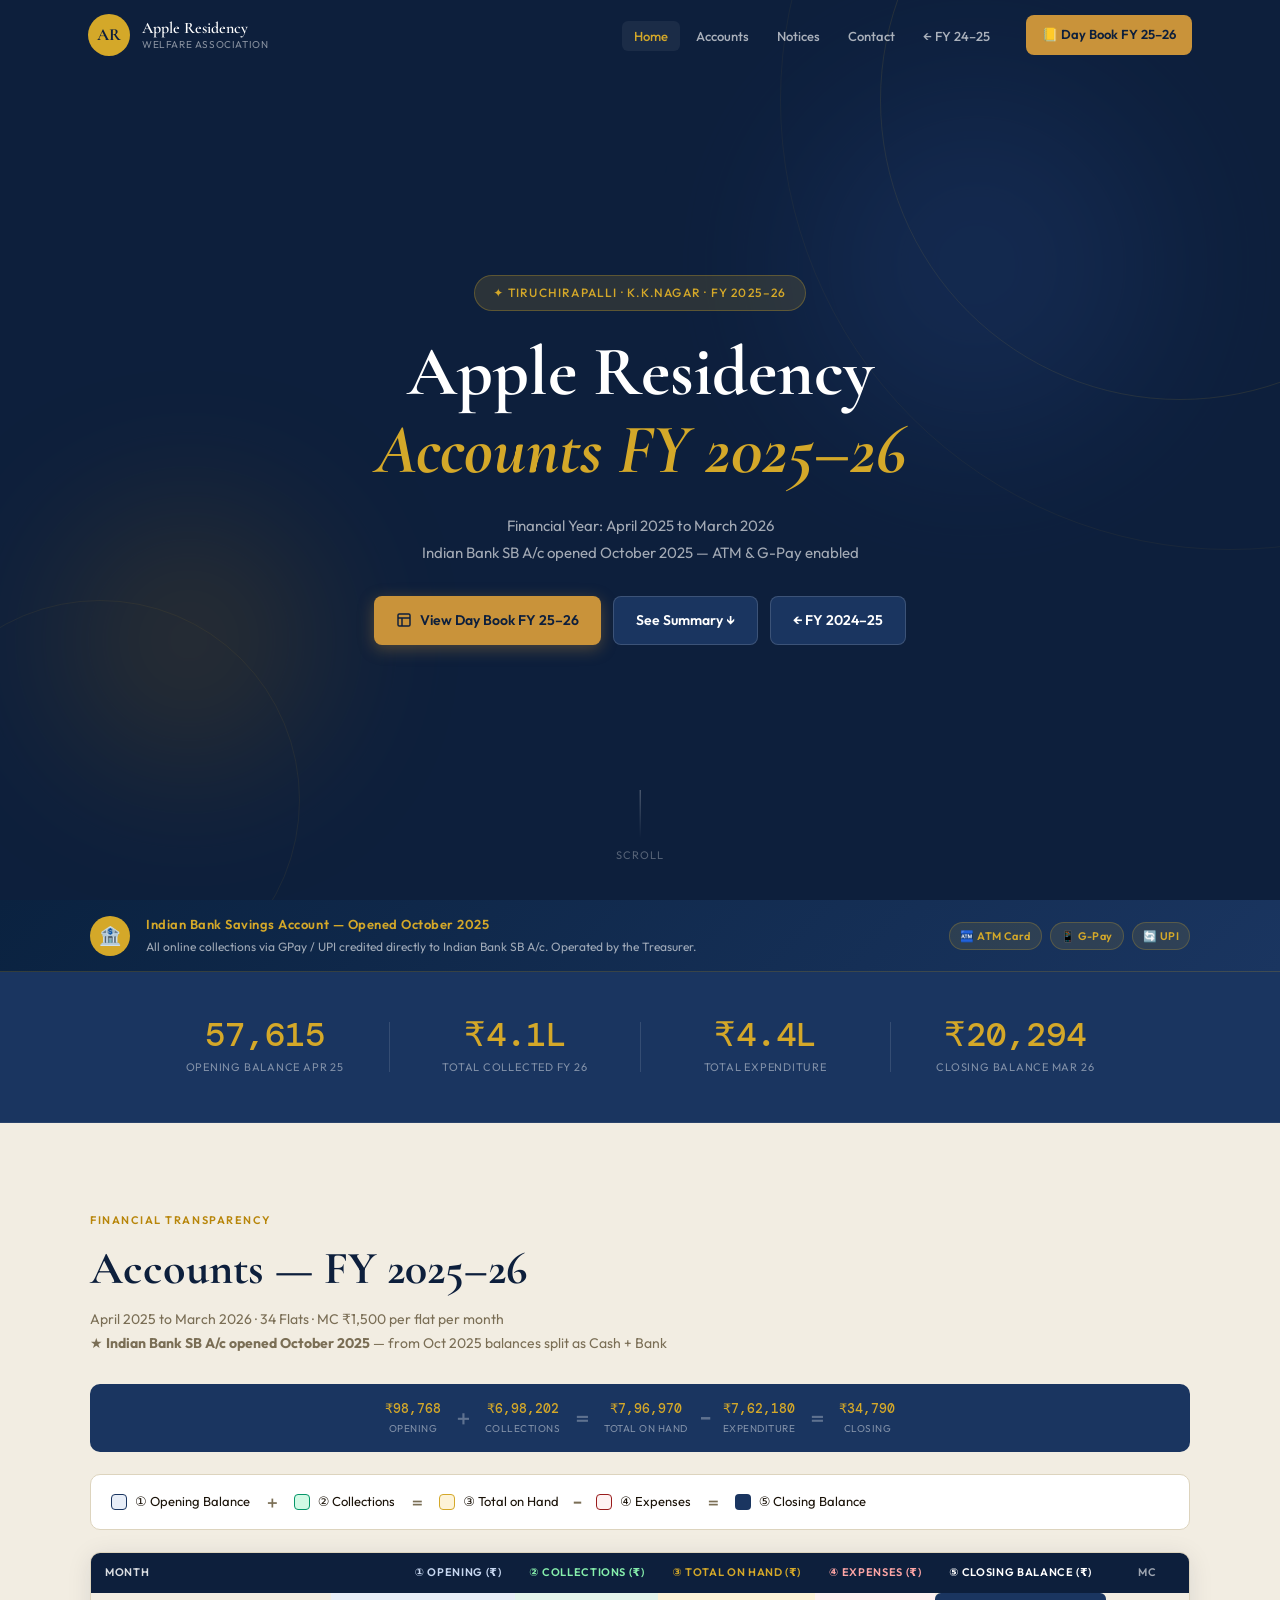
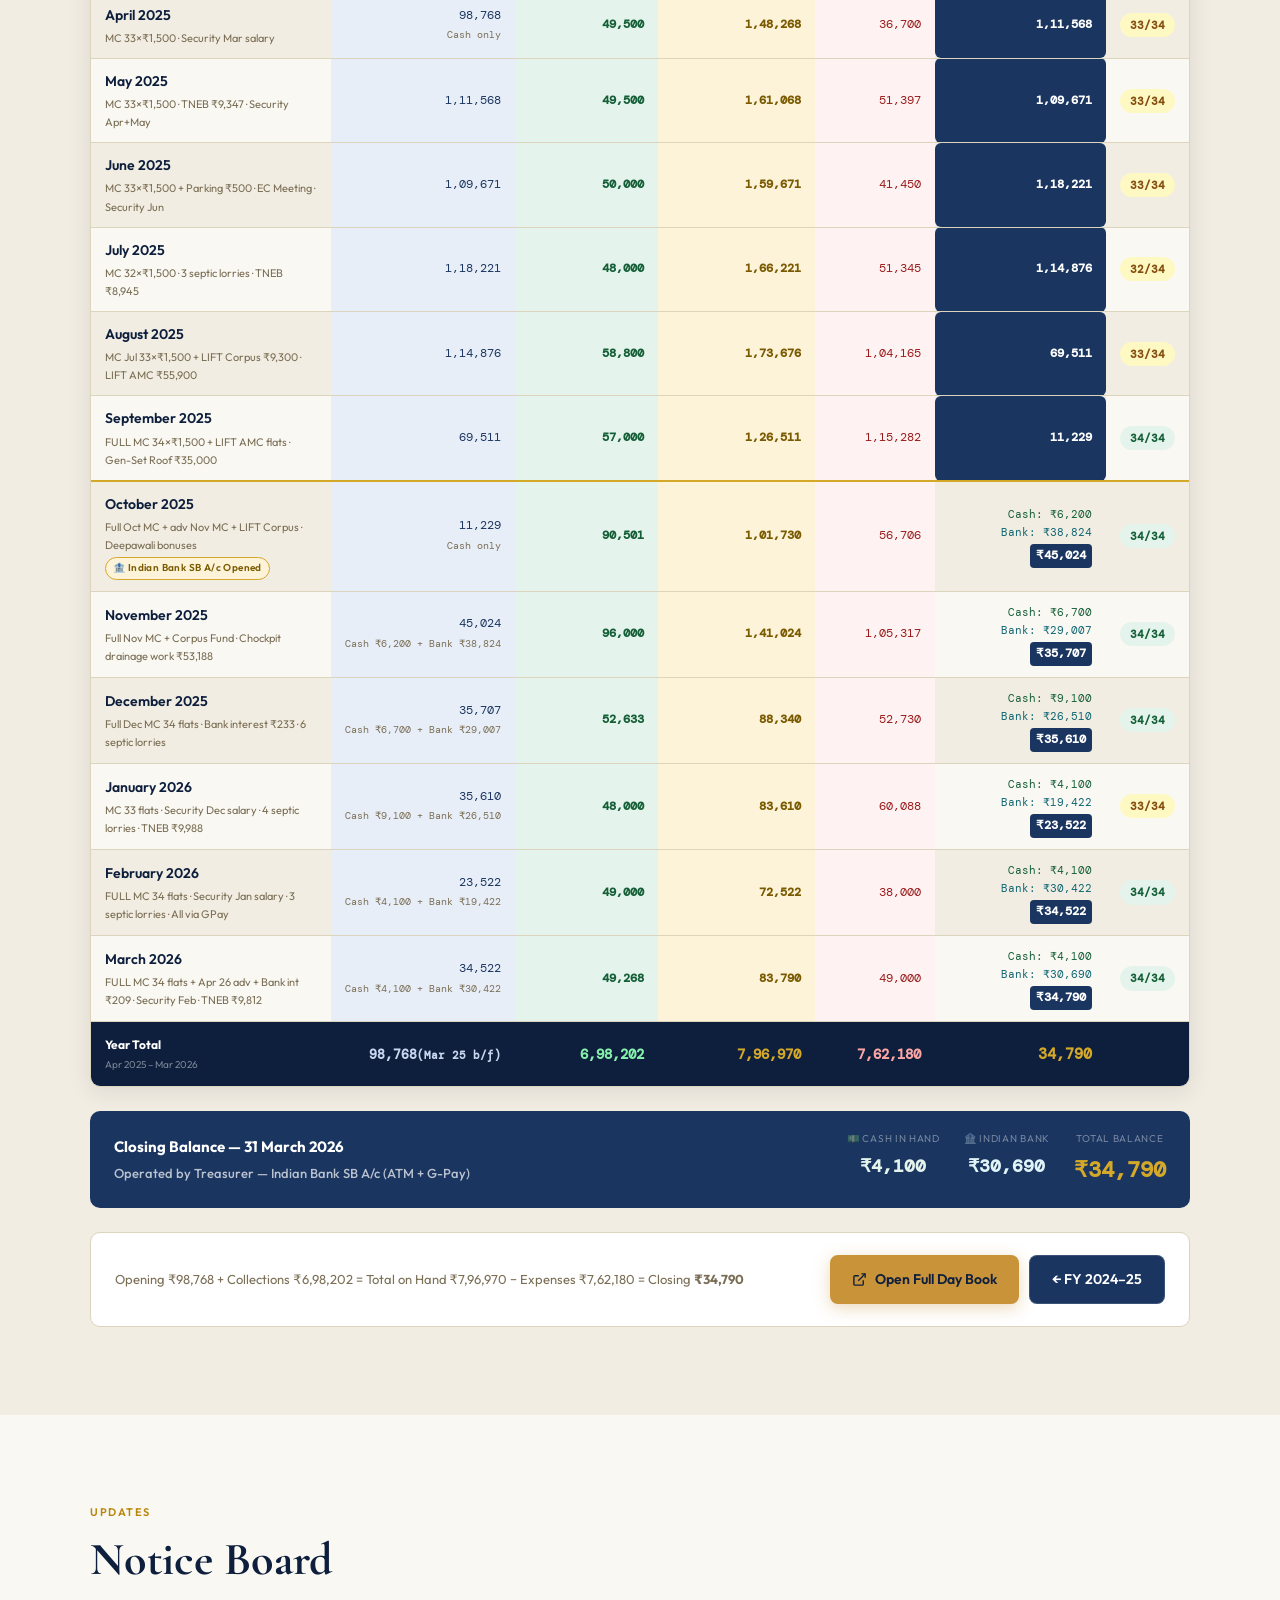
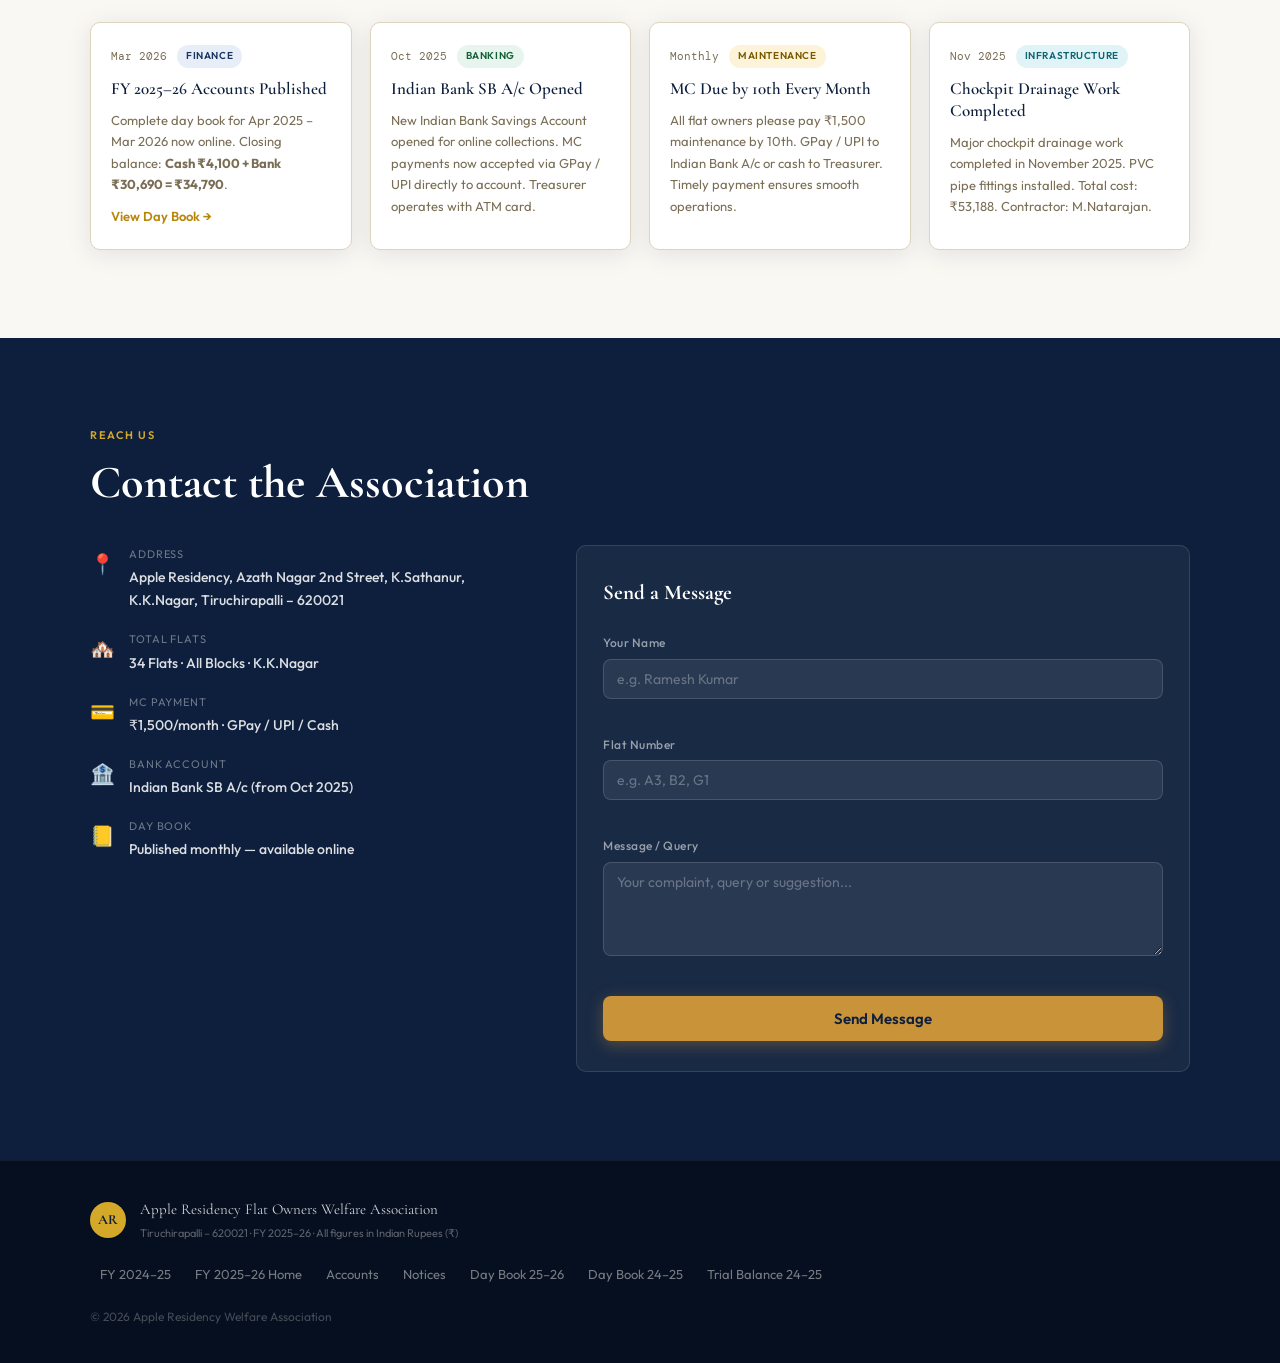
<file: index_FY2025-26.html>
<!DOCTYPE html>
<html lang="en">
<head>
<meta charset="UTF-8"/>
<meta name="viewport" content="width=device-width, initial-scale=1.0"/>
<title>Apple Residency — Accounts FY 2025–26</title>
<link href="https://fonts.googleapis.com/css2?family=Cormorant+Garamond:ital,wght@0,400;0,600;0,700;1,400&family=Outfit:wght@300;400;500;600;700&family=DM+Mono:wght@400;500&display=swap" rel="stylesheet"/>
<style>
:root{
  --navy:#0d1f3c;--navy2:#1a3560;--navy3:#e8eef8;
  --gold:#b8860b;--gold2:#d4a829;--gold3:#fdf3d8;--gold-btn:#c9933a;
  --green:#155f38;--green-l:#e4f4ec;
  --red:#991b1b;--red-l:#fef2f2;
  --teal:#0e6673;--teal-l:#e0f4f7;
  --cream:#faf8f3;--cream2:#f2ede2;
  --border:#ddd4be;--text:#1a1208;--muted:#7a6e55;
  --shadow:0 4px 24px rgba(13,31,60,.10);
  --shadow-lg:0 12px 48px rgba(13,31,60,.16);
  --radius:10px;
  --ff-s:'Cormorant Garamond',Georgia,serif;
  --ff-b:'Outfit',system-ui,sans-serif;
  --ff-m:'DM Mono','Courier New',monospace;
}
*,*::before,*::after{box-sizing:border-box;margin:0;padding:0}
html{scroll-behavior:smooth}
body{font-family:var(--ff-b);background:var(--cream);color:var(--text);line-height:1.65;overflow-x:hidden}
a{text-decoration:none;color:inherit}
ul{list-style:none}

/* NAV */
#navbar{position:fixed;top:0;left:0;right:0;z-index:1000;background:transparent;transition:background .35s,box-shadow .35s}
#navbar.scrolled{background:rgba(13,31,60,.97);box-shadow:0 2px 24px rgba(0,0,0,.22);backdrop-filter:blur(12px)}
.nav-inner{max-width:1160px;margin:0 auto;padding:0 28px;height:70px;display:flex;align-items:center;gap:16px}
.nav-brand{display:flex;align-items:center;gap:12px;flex-shrink:0}
.nav-emblem{width:42px;height:42px;border-radius:50%;background:var(--gold2);display:flex;align-items:center;justify-content:center;font-family:var(--ff-s);font-size:17px;font-weight:700;color:var(--navy)}
.nav-emblem.sm{width:36px;height:36px;font-size:14px}
.nav-name{display:flex;flex-direction:column;line-height:1.2}
.nav-main{font-family:var(--ff-s);font-size:16px;font-weight:600;color:#fff}
.nav-sub{font-size:10px;color:rgba(255,255,255,.5);letter-spacing:.06em;text-transform:uppercase}
.nav-links{display:flex;align-items:center;gap:4px;margin-left:auto}
.nl{font-size:13px;font-weight:500;color:rgba(255,255,255,.65);padding:7px 12px;border-radius:6px;transition:color .2s,background .2s}
.nl:hover,.nl.active{color:var(--gold2);background:rgba(255,255,255,.06)}
.nav-cta{margin-left:8px;flex-shrink:0;background:var(--gold-btn);color:var(--navy);font-size:13px;font-weight:600;padding:9px 16px;border-radius:8px;transition:background .2s;white-space:nowrap}
.nav-cta:hover{background:var(--gold2)}
.burger{display:none;flex-direction:column;gap:5px;background:none;border:none;cursor:pointer;padding:4px;margin-left:auto}
.burger span{display:block;width:24px;height:2px;background:#fff;border-radius:2px;transition:transform .3s,opacity .3s}
.burger.open span:nth-child(1){transform:translateY(7px) rotate(45deg)}
.burger.open span:nth-child(2){opacity:0}
.burger.open span:nth-child(3){transform:translateY(-7px) rotate(-45deg)}
.mobile-menu{position:fixed;top:70px;left:0;right:0;z-index:999;background:rgba(13,31,60,.98);backdrop-filter:blur(12px);display:flex;flex-direction:column;padding:16px 0 24px;transform:translateY(-120%);opacity:0;transition:transform .35s,opacity .35s}
.mobile-menu.open{transform:translateY(0);opacity:1}
.mm-link{font-size:16px;font-weight:500;color:rgba(255,255,255,.8);padding:14px 32px;border-bottom:1px solid rgba(255,255,255,.06);transition:color .2s}
.mm-link:hover{color:var(--gold2)}
.mm-cta{margin:16px 28px 0;background:var(--gold-btn);color:var(--navy);font-size:15px;font-weight:600;padding:13px 24px;border-radius:8px;text-align:center}

/* HERO */
.hero{min-height:100vh;background:var(--navy);display:flex;align-items:center;justify-content:center;position:relative;overflow:hidden;padding:100px 28px 80px}
.hc-ring{position:absolute;border-radius:50%;border:1px solid rgba(212,168,41,.12)}
.r1{width:600px;height:600px;top:-200px;right:-200px}
.r2{width:900px;height:900px;top:-350px;right:-400px;border-color:rgba(212,168,41,.06)}
.r3{width:400px;height:400px;bottom:-100px;left:-100px;border-color:rgba(212,168,41,.08)}
.hc-orb{position:absolute;border-radius:50%;filter:blur(80px);opacity:.25}
.o1{width:350px;height:350px;top:10%;right:10%;background:#2a4a8a}
.o2{width:250px;height:250px;bottom:15%;left:5%;background:#8a6010}
.hero-body{position:relative;z-index:2;max-width:760px;text-align:center;display:flex;flex-direction:column;align-items:center;gap:22px}
.hero-chip{display:inline-block;background:rgba(212,168,41,.15);border:1px solid rgba(212,168,41,.3);color:var(--gold2);font-size:12px;font-weight:500;letter-spacing:.1em;text-transform:uppercase;padding:7px 18px;border-radius:99px}
.hero-h1{font-family:var(--ff-s);font-size:clamp(36px,7vw,70px);font-weight:700;color:#fff;line-height:1.12}
.hero-h1 em{font-style:italic;color:var(--gold2);display:block}
.hero-p{font-size:15px;color:rgba(255,255,255,.62);line-height:1.8;max-width:520px}
.hero-actions{display:flex;gap:12px;flex-wrap:wrap;justify-content:center;margin-top:8px}
.btn-gold{display:inline-flex;align-items:center;gap:8px;background:var(--gold-btn);color:var(--navy);font-family:var(--ff-b);font-size:14px;font-weight:600;padding:13px 22px;border-radius:8px;border:none;cursor:pointer;transition:background .2s,transform .15s,box-shadow .2s;box-shadow:0 4px 16px rgba(201,147,58,.35)}
.btn-gold:hover{background:var(--gold2);transform:translateY(-2px)}
.btn-navy{display:inline-flex;align-items:center;gap:8px;background:var(--navy2);color:#fff;font-size:14px;font-weight:600;padding:12px 22px;border-radius:8px;border:1px solid rgba(255,255,255,.15);transition:background .2s}
.btn-navy:hover{background:#243d75}
.hero-scroll-hint{position:absolute;bottom:36px;left:50%;transform:translateX(-50%);display:flex;flex-direction:column;align-items:center;gap:8px;color:rgba(255,255,255,.3);font-size:11px;letter-spacing:.1em;text-transform:uppercase;animation:float-sh 2.5s ease-in-out infinite}
.sh-line{width:1px;height:48px;background:linear-gradient(to bottom,rgba(255,255,255,.35),transparent)}
@keyframes float-sh{0%,100%{transform:translateX(-50%) translateY(0)}50%{transform:translateX(-50%) translateY(6px)}}

/* BANK NOTICE BANNER */
.bank-banner{background:linear-gradient(135deg,#0a2240 0%,#1a3560 100%);border-bottom:1px solid rgba(212,168,41,.2);padding:14px 28px}
.bank-banner-inner{max-width:1100px;margin:0 auto;display:flex;align-items:center;gap:16px;flex-wrap:wrap}
.bank-icon{width:40px;height:40px;background:var(--gold2);border-radius:50%;display:flex;align-items:center;justify-content:center;font-size:18px;flex-shrink:0}
.bank-text{flex:1}
.bank-title{font-size:13px;font-weight:600;color:var(--gold2);letter-spacing:.04em}
.bank-desc{font-size:12px;color:rgba(255,255,255,.6);margin-top:2px}
.bank-badges{display:flex;gap:8px;flex-wrap:wrap}
.bank-badge{background:rgba(212,168,41,.12);border:1px solid rgba(212,168,41,.25);color:var(--gold2);font-size:11px;font-weight:600;padding:4px 10px;border-radius:99px;letter-spacing:.04em}

/* STATS BAND */
.stats-band{background:var(--navy2);padding:36px 28px;border-bottom:1px solid rgba(255,255,255,.07)}
.stats-inner{max-width:1000px;margin:0 auto;display:flex;align-items:center;flex-wrap:wrap;gap:0;justify-content:center}
.stat{text-align:center;padding:10px 40px;flex:1;min-width:150px}
.stat-n{font-family:var(--ff-m);font-size:clamp(22px,4vw,34px);font-weight:500;color:var(--gold2);line-height:1}
.stat-l{font-size:11px;color:rgba(255,255,255,.45);margin-top:6px;text-transform:uppercase;letter-spacing:.07em}
.stat-sep{width:1px;height:50px;background:rgba(255,255,255,.12);flex-shrink:0}

/* SECTION */
.section{padding:88px 28px}
.section.accounts-sec{background:var(--cream2)}
.section.notices-sec{background:var(--cream)}
.section.contact-sec{background:var(--navy)}
.container{max-width:1100px;margin:0 auto}
.sec-eyebrow{font-size:11px;font-weight:600;letter-spacing:.14em;text-transform:uppercase;color:var(--gold);margin-bottom:12px}
.sec-h2{font-family:var(--ff-s);font-size:clamp(26px,5vw,46px);font-weight:700;color:var(--navy);line-height:1.15;margin-bottom:14px}
.section.contact-sec .sec-eyebrow{color:var(--gold2)}
.section.contact-sec .sec-h2{color:#fff}
.sec-sub{font-size:14px;color:var(--muted);max-width:620px;margin-bottom:28px;line-height:1.7}

/* LEGEND */
.legend{display:flex;align-items:center;flex-wrap:wrap;gap:10px;margin-bottom:22px;background:#fff;padding:14px 20px;border-radius:var(--radius);border:1px solid var(--border);font-size:13px;color:var(--text)}
.leg{display:flex;align-items:center;gap:8px}
.leg-box{width:16px;height:16px;border-radius:4px;flex-shrink:0}
.lb-opn{background:var(--navy3);border:1px solid var(--navy2)}
.lb-col{background:#d1fae5;border:1px solid #059669}
.lb-hand{background:var(--gold3);border:1px solid var(--gold2)}
.lb-exp{background:var(--red-l);border:1px solid var(--red)}
.lb-cls{background:var(--navy2)}
.leg-op{font-weight:700;color:var(--muted);font-size:16px;padding:0 4px}

/* TABLE */
.tbl-wrap{overflow-x:auto;border-radius:var(--radius);border:1px solid var(--border);box-shadow:var(--shadow);display:block;width:100%}
.acc-tbl{width:100%;min-width:860px;border-collapse:collapse;font-size:13px;table-layout:auto}
.acc-tbl thead tr{background:var(--navy)}
.acc-tbl thead th{padding:12px 14px;font-size:11px;font-weight:600;letter-spacing:.06em;text-transform:uppercase;color:rgba(255,255,255,.85);text-align:right;white-space:nowrap;line-height:1.4}
.acc-tbl thead .th-month{text-align:left}
.acc-tbl thead .th-opn{color:#c7d7f0}
.acc-tbl thead .th-col{color:#86efac}
.acc-tbl thead .th-hand{color:var(--gold2)}
.acc-tbl thead .th-exp{color:#fca5a5}
.acc-tbl thead .th-cls{color:#fff}
.acc-tbl thead .th-mc{color:rgba(255,255,255,.6);text-align:center}
.acc-tbl tbody tr{border-bottom:1px solid var(--border);transition:background .15s}
.acc-tbl tbody tr:hover{filter:brightness(.97)}
.acc-tbl tbody tr.alt{background:var(--cream)}
.acc-tbl tbody tr.bank-start{border-top:2px solid var(--gold2)}
.acc-tbl tbody td{padding:11px 14px;vertical-align:middle}
.td-month{text-align:left}
.td-month strong{display:block;font-size:14px;font-weight:600;color:var(--navy)}
.td-month small{display:block;font-size:11px;color:var(--muted);margin-top:2px}
.td-month .bank-tag{display:inline-block;background:var(--gold3);border:1px solid var(--gold2);color:#7a5a00;font-size:10px;font-weight:600;padding:2px 7px;border-radius:99px;margin-top:3px;letter-spacing:.04em}
.td-opn,.td-col,.td-hand,.td-exp,.td-cls{font-family:var(--ff-m);text-align:right;white-space:nowrap;font-size:12px}
.td-opn{color:var(--navy2);background:var(--navy3)}
.td-col{color:var(--green);background:var(--green-l);font-weight:600}
.td-hand{color:#7a5a00;background:var(--gold3);font-weight:700}
.td-exp{color:var(--red);background:var(--red-l)}
.td-cls{color:#fff;background:var(--navy2);font-weight:700;border-radius:6px}
.td-cls-split{text-align:right;font-family:var(--ff-m);font-size:11px}
.td-cls-split .cash{color:var(--green);display:block}
.td-cls-split .bank{color:var(--teal);display:block}
.td-cls-split .total{color:#fff;background:var(--navy2);padding:2px 6px;border-radius:4px;display:inline-block;font-size:12px;font-weight:700;margin-top:3px}
.mcs{display:inline-block;padding:3px 10px;border-radius:99px;font-size:11px;font-weight:600;font-family:var(--ff-m)}
.mcs.good{background:var(--green-l);color:var(--green)}
.mcs.warn{background:#fef9c3;color:#854d0e}
.acc-tbl tfoot tr{background:var(--navy)}
.acc-tbl tfoot td{padding:13px 14px;font-weight:700;font-family:var(--ff-m);font-size:13px;text-align:right;color:rgba(255,255,255,.7)}
.acc-tbl tfoot .tf-label{text-align:left;font-family:var(--ff-b);font-size:12px;color:#fff}
.acc-tbl tfoot .tf-label small{display:block;font-size:10px;color:rgba(255,255,255,.45);font-weight:400;margin-top:2px}
.acc-tbl tfoot .tf-opn{color:#c7d7f0}
.acc-tbl tfoot .tf-col{color:#86efac;font-size:14px}
.acc-tbl tfoot .tf-hand{color:var(--gold2);font-size:14px}
.acc-tbl tfoot .tf-exp{color:#fca5a5;font-size:14px}
.acc-tbl tfoot .tf-cls{color:var(--gold2);font-size:15px}

/* FORMULA BAR */
.formula-bar{background:var(--navy2);border-radius:var(--radius);padding:14px 20px;display:flex;align-items:center;justify-content:center;flex-wrap:wrap;gap:6px;margin-bottom:22px;font-size:13px}
.f-item{display:flex;flex-direction:column;align-items:center;gap:2px}
.f-val{font-family:var(--ff-m);font-size:13px;font-weight:500;color:var(--gold2)}
.f-lbl{font-size:10px;color:rgba(255,255,255,.45);letter-spacing:.05em;text-transform:uppercase}
.f-op{font-size:20px;font-weight:700;color:rgba(255,255,255,.3);padding:0 6px;align-self:center}

/* CLOSING BALANCE BOX */
.closing-box{margin-top:24px;background:var(--navy2);border-radius:var(--radius);padding:20px 24px;display:flex;align-items:center;justify-content:space-between;flex-wrap:wrap;gap:16px}
.cb-label{color:rgba(255,255,255,.7);font-size:13px;font-weight:500}
.cb-label strong{display:block;color:#fff;font-size:15px;margin-bottom:4px}
.cb-amounts{display:flex;gap:24px;flex-wrap:wrap}
.cb-item{text-align:center}
.cb-item-label{font-size:10px;color:rgba(255,255,255,.4);text-transform:uppercase;letter-spacing:.07em;margin-bottom:4px}
.cb-item-val{font-family:var(--ff-m);font-size:18px;font-weight:600}
.cb-cash{color:var(--green-l)}
.cb-bank{color:var(--teal-l)}
.cb-total{color:var(--gold2);font-size:22px}

.acc-cta{margin-top:24px;padding:22px 24px;background:#fff;border-radius:var(--radius);border:1px solid var(--border);display:flex;align-items:center;justify-content:space-between;flex-wrap:wrap;gap:16px}
.acc-cta p{font-size:13px;color:var(--muted)}

/* NOTICES */
.notices-grid{display:grid;grid-template-columns:repeat(auto-fit,minmax(260px,1fr));gap:18px;margin-top:36px}
.notice{background:#fff;border:1px solid var(--border);border-radius:var(--radius);padding:22px 20px;box-shadow:var(--shadow);transition:transform .2s,box-shadow .2s;display:flex;flex-direction:column;gap:10px}
.notice:hover{transform:translateY(-3px);box-shadow:var(--shadow-lg)}
.notice-top{display:flex;align-items:center;gap:10px}
.n-date{font-size:11px;color:var(--muted);font-family:var(--ff-m)}
.n-tag{font-size:10px;font-weight:600;letter-spacing:.06em;padding:3px 9px;border-radius:99px;text-transform:uppercase}
.n-tag.finance{background:var(--navy3);color:var(--navy2)}
.n-tag.maintenance{background:var(--gold3);color:#7a5a00}
.n-tag.security{background:var(--red-l);color:var(--red)}
.n-tag.infra{background:var(--teal-l);color:var(--teal)}
.n-tag.banking{background:#e8f5ee;color:var(--green)}
.n-title{font-family:var(--ff-s);font-size:17px;font-weight:600;color:var(--navy);line-height:1.3}
.n-body{font-size:13px;color:var(--muted);line-height:1.65;flex:1}
.n-link{font-size:13px;font-weight:600;color:var(--gold);transition:color .2s}
.n-link:hover{color:var(--gold2)}

/* CONTACT */
.contact-grid{display:grid;grid-template-columns:1fr 1.4fr;gap:48px;align-items:start;margin-top:36px}
.contact-info{display:flex;flex-direction:column;gap:18px}
.ci{display:flex;align-items:flex-start;gap:14px}
.ci-ico{font-size:20px;flex-shrink:0;margin-top:2px}
.ci-lbl{font-size:11px;text-transform:uppercase;letter-spacing:.08em;color:rgba(255,255,255,.4);margin-bottom:3px}
.ci-val{font-size:14px;font-weight:500;color:rgba(255,255,255,.85)}
.cf-box{background:rgba(255,255,255,.05);border:1px solid rgba(255,255,255,.12);border-radius:var(--radius);padding:30px 26px}
.cf-title{font-family:var(--ff-s);font-size:21px;color:#fff;margin-bottom:22px}
.fg{display:flex;flex-direction:column;gap:6px;margin-bottom:16px}
.fg label{font-size:12px;font-weight:500;color:rgba(255,255,255,.55);letter-spacing:.04em}
.fg input,.fg textarea{background:rgba(255,255,255,.07);border:1px solid rgba(255,255,255,.14);border-radius:8px;padding:10px 13px;font-family:var(--ff-b);font-size:14px;color:#fff;outline:none;transition:border-color .2s;resize:vertical}
.fg input::placeholder,.fg textarea::placeholder{color:rgba(255,255,255,.3)}
.fg input:focus,.fg textarea:focus{border-color:var(--gold2)}
.fg input.error,.fg textarea.error{border-color:#f87171}
.ferr{font-size:11px;color:#f87171;min-height:14px}
.cf-btn{width:100%;justify-content:center;font-size:15px;padding:13px;margin-top:4px}
.cf-ok{margin-top:12px;padding:11px 14px;background:var(--green-l);color:var(--green);border-radius:8px;font-size:13px;font-weight:500}

/* FOOTER */
.footer{background:#060f1f;padding:36px 28px;border-top:1px solid rgba(255,255,255,.06)}
.footer-inner{max-width:1100px;margin:0 auto;display:flex;flex-direction:column;gap:18px}
.footer-brand{display:flex;align-items:center;gap:14px}
.fb-name{font-family:var(--ff-s);font-size:15px;color:rgba(255,255,255,.8)}
.fb-sub{font-size:11px;color:rgba(255,255,255,.35);margin-top:2px}
.footer-nav{display:flex;flex-wrap:wrap;gap:4px}
.footer-nav a{font-size:13px;color:rgba(255,255,255,.45);padding:4px 10px;border-radius:4px;transition:color .2s}
.footer-nav a:hover{color:var(--gold2)}
.footer-copy{font-size:12px;color:rgba(255,255,255,.25)}

/* REVEAL */
.reveal-up{opacity:1;transform:translateY(0);transition:opacity .65s ease,transform .65s ease}
.js-ready .reveal-up{opacity:0;transform:translateY(26px)}
.reveal-up.visible{opacity:1!important;transform:translateY(0)!important}

/* FY SWITCHER */
.fy-switcher{display:flex;align-items:center;gap:10px;background:rgba(255,255,255,.08);padding:6px;border-radius:30px;border:1px solid rgba(255,255,255,.15)}
.fy-btn{font-size:12px;font-weight:600;padding:6px 14px;border-radius:20px;transition:background .2s,color .2s;cursor:pointer;border:none;background:none;color:rgba(255,255,255,.5);letter-spacing:.04em}
.fy-btn.active{background:var(--gold-btn);color:var(--navy)}
.fy-btn:hover:not(.active){color:var(--gold2)}

@media(max-width:900px){.contact-grid{grid-template-columns:1fr}}
@media(max-width:768px){.nav-links,.nav-cta{display:none}.burger{display:flex}.stat{padding:10px 20px}.stat-sep{height:36px}.section{padding:60px 18px}.legend{gap:6px;font-size:11px}.leg-op{display:none}.acc-cta{flex-direction:column}}
@media(max-width:500px){.stats-inner{flex-direction:column}.stat-sep{width:60px;height:1px}.hero-h1{font-size:34px}.acc-tbl thead th,.acc-tbl tbody td{padding:9px 9px;font-size:11px}}
</style>
</head>
<body>

<!-- NAVBAR -->
<nav id="navbar">
  <div class="nav-inner">
    <a href="index.html" class="nav-brand">
      <div class="nav-emblem">AR</div>
      <div class="nav-name">
        <span class="nav-main">Apple Residency</span>
        <span class="nav-sub">Welfare Association</span>
      </div>
    </a>
    <ul class="nav-links" id="navLinks">
      <li><a href="#hero" class="nl active">Home</a></li>
      <li><a href="#accounts" class="nl">Accounts</a></li>
      <li><a href="#notices" class="nl">Notices</a></li>
      <li><a href="#contact" class="nl">Contact</a></li>
      <li><a href="index.html" class="nl">← FY 24–25</a></li>
    </ul>
    <a href="daybook_FY2025-26.html" class="nav-cta" target="_blank">📒 Day Book FY 25–26</a>
    <button class="burger" id="burger"><span></span><span></span><span></span></button>
  </div>
</nav>
<div class="mobile-menu" id="mobileMenu">
  <a href="#hero"     class="mm-link" onclick="closeMM()">Home</a>
  <a href="#accounts" class="mm-link" onclick="closeMM()">Accounts</a>
  <a href="#notices"  class="mm-link" onclick="closeMM()">Notices</a>
  <a href="#contact"  class="mm-link" onclick="closeMM()">Contact</a>
  <a href="index.html" class="mm-link" onclick="closeMM()">← FY 2024–25</a>
  <a href="daybook_FY2025-26.html" class="mm-cta" target="_blank">📒 Day Book FY 25–26</a>
</div>

<!-- HERO -->
<section id="hero" class="hero">
  <div style="position:absolute;inset:0;pointer-events:none">
    <div class="hc-ring r1"></div><div class="hc-ring r2"></div><div class="hc-ring r3"></div>
    <div class="hc-orb o1"></div><div class="hc-orb o2"></div>
  </div>
  <div class="hero-body">
    <div class="hero-chip reveal-up">✦ Tiruchirapalli · K.K.Nagar · FY 2025–26</div>
    <h1 class="hero-h1 reveal-up">
      Apple Residency<br/>
      <em>Accounts FY 2025–26</em>
    </h1>
    <p class="hero-p reveal-up">
      Financial Year: April 2025 to March 2026<br/>
      Indian Bank SB A/c opened October 2025 — ATM &amp; G-Pay enabled
    </p>
    <div class="hero-actions reveal-up">
      <a href="daybook_FY2025-26.html" class="btn-gold" target="_blank">
        <svg width="16" height="16" viewBox="0 0 24 24" fill="none" stroke="currentColor" stroke-width="2.2"><rect x="3" y="3" width="18" height="18" rx="2"/><path d="M3 9h18M9 21V9"/></svg>
        View Day Book FY 25–26
      </a>
      <a href="#accounts" class="btn-navy">See Summary ↓</a>
      <a href="index.html" class="btn-navy">← FY 2024–25</a>
    </div>
  </div>
  <div class="hero-scroll-hint"><div class="sh-line"></div><span>Scroll</span></div>
</section>

<!-- BANK BANNER -->
<div class="bank-banner">
  <div class="bank-banner-inner">
    <div class="bank-icon">🏦</div>
    <div class="bank-text">
      <div class="bank-title">Indian Bank Savings Account — Opened October 2025</div>
      <div class="bank-desc">All online collections via GPay / UPI credited directly to Indian Bank SB A/c. Operated by the Treasurer.</div>
    </div>
    <div class="bank-badges">
      <span class="bank-badge">🏧 ATM Card</span>
      <span class="bank-badge">📱 G-Pay</span>
      <span class="bank-badge">🔄 UPI</span>
    </div>
  </div>
</div>

<!-- STATS BAND -->
<section class="stats-band">
  <div class="stats-inner">
    <div class="stat reveal-up">
      <div class="stat-n" data-val="98768">0</div>
      <div class="stat-l">Opening Balance Apr 25</div>
    </div>
    <div class="stat-sep"></div>
    <div class="stat reveal-up">
      <div class="stat-n rupee" data-val="698202">0</div>
      <div class="stat-l">Total Collected FY 26</div>
    </div>
    <div class="stat-sep"></div>
    <div class="stat reveal-up">
      <div class="stat-n rupee" data-val="762180">0</div>
      <div class="stat-l">Total Expenditure</div>
    </div>
    <div class="stat-sep"></div>
    <div class="stat reveal-up">
      <div class="stat-n rupee" data-val="34790">0</div>
      <div class="stat-l">Closing Balance Mar 26</div>
    </div>
  </div>
</section>

<!-- ACCOUNTS -->
<section id="accounts" class="section accounts-sec">
  <div class="container">
    <div class="sec-eyebrow reveal-up">Financial Transparency</div>
    <h2 class="sec-h2 reveal-up">Accounts — FY 2025–26</h2>
    <p class="sec-sub reveal-up">April 2025 to March 2026 · 34 Flats · MC ₹1,500 per flat per month<br/>
    <strong>★ Indian Bank SB A/c opened October 2025</strong> — from Oct 2025 balances split as Cash + Bank</p>

    <div class="formula-bar reveal-up">
      <div class="f-item"><div class="f-val">₹98,768</div><div class="f-lbl">Opening</div></div>
      <div class="f-op">＋</div>
      <div class="f-item"><div class="f-val">₹6,98,202</div><div class="f-lbl">Collections</div></div>
      <div class="f-op">＝</div>
      <div class="f-item"><div class="f-val">₹7,96,970</div><div class="f-lbl">Total on Hand</div></div>
      <div class="f-op">−</div>
      <div class="f-item"><div class="f-val">₹7,62,180</div><div class="f-lbl">Expenditure</div></div>
      <div class="f-op">＝</div>
      <div class="f-item"><div class="f-val">₹34,790</div><div class="f-lbl">Closing</div></div>
    </div>

    <div class="legend reveal-up">
      <div class="leg"><span class="leg-box lb-opn"></span><span>① Opening Balance</span></div>
      <span class="leg-op">＋</span>
      <div class="leg"><span class="leg-box lb-col"></span><span>② Collections</span></div>
      <span class="leg-op">＝</span>
      <div class="leg"><span class="leg-box lb-hand"></span><span>③ Total on Hand</span></div>
      <span class="leg-op">−</span>
      <div class="leg"><span class="leg-box lb-exp"></span><span>④ Expenses</span></div>
      <span class="leg-op">＝</span>
      <div class="leg"><span class="leg-box lb-cls"></span><span>⑤ Closing Balance</span></div>
    </div>

    <div class="tbl-wrap reveal-up">
      <table class="acc-tbl">
        <thead>
          <tr>
            <th class="th-month">Month</th>
            <th class="th-opn">① Opening (₹)</th>
            <th class="th-col">② Collections (₹)</th>
            <th class="th-hand">③ Total on Hand (₹)</th>
            <th class="th-exp">④ Expenses (₹)</th>
            <th class="th-cls">⑤ Closing Balance (₹)</th>
            <th class="th-mc">MC</th>
          </tr>
        </thead>
        <tbody>
          <!-- CASH ONLY MONTHS -->
          <tr>
            <td class="td-month"><strong>April 2025</strong><small>MC 33×₹1,500 · Security Mar salary</small></td>
            <td class="td-opn">98,768<br/><small style="color:var(--muted);font-size:10px">Cash only</small></td>
            <td class="td-col">49,500</td><td class="td-hand">1,48,268</td>
            <td class="td-exp">36,700</td>
            <td class="td-cls">1,11,568</td>
            <td><span class="mcs warn">33/34</span></td>
          </tr>
          <tr class="alt">
            <td class="td-month"><strong>May 2025</strong><small>MC 33×₹1,500 · TNEB ₹9,347 · Security Apr+May</small></td>
            <td class="td-opn">1,11,568</td>
            <td class="td-col">49,500</td><td class="td-hand">1,61,068</td>
            <td class="td-exp">51,397</td>
            <td class="td-cls">1,09,671</td>
            <td><span class="mcs warn">33/34</span></td>
          </tr>
          <tr>
            <td class="td-month"><strong>June 2025</strong><small>MC 33×₹1,500 + Parking ₹500 · EC Meeting · Security Jun</small></td>
            <td class="td-opn">1,09,671</td>
            <td class="td-col">50,000</td><td class="td-hand">1,59,671</td>
            <td class="td-exp">41,450</td>
            <td class="td-cls">1,18,221</td>
            <td><span class="mcs warn">33/34</span></td>
          </tr>
          <tr class="alt">
            <td class="td-month"><strong>July 2025</strong><small>MC 32×₹1,500 · 3 septic lorries · TNEB ₹8,945</small></td>
            <td class="td-opn">1,18,221</td>
            <td class="td-col">48,000</td><td class="td-hand">1,66,221</td>
            <td class="td-exp">51,345</td>
            <td class="td-cls">1,14,876</td>
            <td><span class="mcs warn">32/34</span></td>
          </tr>
          <tr>
            <td class="td-month"><strong>August 2025</strong><small>MC Jul 33×₹1,500 + LIFT Corpus ₹9,300 · LIFT AMC ₹55,900</small></td>
            <td class="td-opn">1,14,876</td>
            <td class="td-col">58,800</td><td class="td-hand">1,73,676</td>
            <td class="td-exp">1,04,165</td>
            <td class="td-cls">69,511</td>
            <td><span class="mcs warn">33/34</span></td>
          </tr>
          <tr class="alt">
            <td class="td-month"><strong>September 2025</strong><small>FULL MC 34×₹1,500 + LIFT AMC flats · Gen-Set Roof ₹35,000</small></td>
            <td class="td-opn">69,511</td>
            <td class="td-col">57,000</td><td class="td-hand">1,26,511</td>
            <td class="td-exp">1,15,282</td>
            <td class="td-cls">11,229</td>
            <td><span class="mcs good">34/34</span></td>
          </tr>

          <!-- BANK ACCOUNT STARTS -->
          <tr class="bank-start">
            <td class="td-month">
              <strong>October 2025</strong>
              <small>Full Oct MC + adv Nov MC + LIFT Corpus · Deepawali bonuses</small>
              <span class="bank-tag">🏦 Indian Bank SB A/c Opened</span>
            </td>
            <td class="td-opn">11,229<br/><small style="color:var(--muted);font-size:10px">Cash only</small></td>
            <td class="td-col">90,501</td><td class="td-hand">1,01,730</td>
            <td class="td-exp">56,706</td>
            <td class="td-cls-split">
              <span class="cash">Cash: ₹6,200</span>
              <span class="bank">Bank: ₹38,824</span>
              <span class="total">₹45,024</span>
            </td>
            <td><span class="mcs good">34/34</span></td>
          </tr>
          <tr class="alt">
            <td class="td-month"><strong>November 2025</strong><small>Full Nov MC + Corpus Fund · Chockpit drainage work ₹53,188</small></td>
            <td class="td-opn">45,024<br/><small style="color:var(--muted);font-size:10px">Cash ₹6,200 + Bank ₹38,824</small></td>
            <td class="td-col">96,000</td><td class="td-hand">1,41,024</td>
            <td class="td-exp">1,05,317</td>
            <td class="td-cls-split">
              <span class="cash">Cash: ₹6,700</span>
              <span class="bank">Bank: ₹29,007</span>
              <span class="total">₹35,707</span>
            </td>
            <td><span class="mcs good">34/34</span></td>
          </tr>
          <tr>
            <td class="td-month"><strong>December 2025</strong><small>Full Dec MC 34 flats · Bank interest ₹233 · 6 septic lorries</small></td>
            <td class="td-opn">35,707<br/><small style="color:var(--muted);font-size:10px">Cash ₹6,700 + Bank ₹29,007</small></td>
            <td class="td-col">52,633</td><td class="td-hand">88,340</td>
            <td class="td-exp">52,730</td>
            <td class="td-cls-split">
              <span class="cash">Cash: ₹9,100</span>
              <span class="bank">Bank: ₹26,510</span>
              <span class="total">₹35,610</span>
            </td>
            <td><span class="mcs good">34/34</span></td>
          </tr>
          <tr class="alt">
            <td class="td-month"><strong>January 2026</strong><small>MC 33 flats · Security Dec salary · 4 septic lorries · TNEB ₹9,988</small></td>
            <td class="td-opn">35,610<br/><small style="color:var(--muted);font-size:10px">Cash ₹9,100 + Bank ₹26,510</small></td>
            <td class="td-col">48,000</td><td class="td-hand">83,610</td>
            <td class="td-exp">60,088</td>
            <td class="td-cls-split">
              <span class="cash">Cash: ₹4,100</span>
              <span class="bank">Bank: ₹19,422</span>
              <span class="total">₹23,522</span>
            </td>
            <td><span class="mcs warn">33/34</span></td>
          </tr>
          <tr>
            <td class="td-month"><strong>February 2026</strong><small>FULL MC 34 flats · Security Jan salary · 3 septic lorries · All via GPay</small></td>
            <td class="td-opn">23,522<br/><small style="color:var(--muted);font-size:10px">Cash ₹4,100 + Bank ₹19,422</small></td>
            <td class="td-col">49,000</td><td class="td-hand">72,522</td>
            <td class="td-exp">38,000</td>
            <td class="td-cls-split">
              <span class="cash">Cash: ₹4,100</span>
              <span class="bank">Bank: ₹30,422</span>
              <span class="total">₹34,522</span>
            </td>
            <td><span class="mcs good">34/34</span></td>
          </tr>
          <tr class="alt">
            <td class="td-month"><strong>March 2026</strong><small>FULL MC 34 flats + Apr 26 adv + Bank int ₹209 · Security Feb · TNEB ₹9,812</small></td>
            <td class="td-opn">34,522<br/><small style="color:var(--muted);font-size:10px">Cash ₹4,100 + Bank ₹30,422</small></td>
            <td class="td-col">49,268</td><td class="td-hand">83,790</td>
            <td class="td-exp">49,000</td>
            <td class="td-cls-split">
              <span class="cash">Cash: ₹4,100</span>
              <span class="bank">Bank: ₹30,690</span>
              <span class="total">₹34,790</span>
            </td>
            <td><span class="mcs good">34/34</span></td>
          </tr>
        </tbody>
        <tfoot>
          <tr>
            <td class="tf-label">Year Total<small>Apr 2025 – Mar 2026</small></td>
            <td class="tf-opn">98,768<small>(Mar 25 b/f)</small></td>
            <td class="tf-col">6,98,202</td>
            <td class="tf-hand">7,96,970</td>
            <td class="tf-exp">7,62,180</td>
            <td class="tf-cls">34,790</td>
            <td></td>
          </tr>
        </tfoot>
      </table>
    </div>

    <!-- CLOSING BALANCE BOX -->
    <div class="closing-box reveal-up">
      <div class="cb-label">
        <strong>Closing Balance — 31 March 2026</strong>
        Operated by Treasurer — Indian Bank SB A/c (ATM + G-Pay)
      </div>
      <div class="cb-amounts">
        <div class="cb-item">
          <div class="cb-item-label">💵 Cash in Hand</div>
          <div class="cb-item-val cb-cash">₹4,100</div>
        </div>
        <div class="cb-item">
          <div class="cb-item-label">🏦 Indian Bank</div>
          <div class="cb-item-val cb-bank">₹30,690</div>
        </div>
        <div class="cb-item">
          <div class="cb-item-label">Total Balance</div>
          <div class="cb-item-val cb-total">₹34,790</div>
        </div>
      </div>
    </div>

    <div class="acc-cta reveal-up">
      <p>Opening ₹98,768 + Collections ₹6,98,202 = Total on Hand ₹7,96,970 − Expenses ₹7,62,180 = Closing <strong>₹34,790</strong></p>
      <div style="display:flex;gap:10px;flex-wrap:wrap">
        <a href="daybook_FY2025-26.html" class="btn-gold" target="_blank">
          <svg width="15" height="15" viewBox="0 0 24 24" fill="none" stroke="currentColor" stroke-width="2.2"><path d="M18 13v6a2 2 0 0 1-2 2H5a2 2 0 0 1-2-2V8a2 2 0 0 1 2-2h6"/><polyline points="15,3 21,3 21,9"/><line x1="10" y1="14" x2="21" y2="3"/></svg>
          Open Full Day Book
        </a>
        <a href="index.html" class="btn-navy">← FY 2024–25</a>
      </div>
    </div>
  </div>
</section>

<!-- NOTICES -->
<section id="notices" class="section notices-sec">
  <div class="container">
    <div class="sec-eyebrow reveal-up">Updates</div>
    <h2 class="sec-h2 reveal-up">Notice Board</h2>
    <div class="notices-grid">
      <div class="notice reveal-up">
        <div class="notice-top"><span class="n-date">Mar 2026</span><span class="n-tag finance">Finance</span></div>
        <h3 class="n-title">FY 2025–26 Accounts Published</h3>
        <p class="n-body">Complete day book for Apr 2025 – Mar 2026 now online. Closing balance: <strong>Cash ₹4,100 + Bank ₹30,690 = ₹34,790</strong>.</p>
        <a href="daybook_FY2025-26.html" class="n-link" target="_blank">View Day Book →</a>
      </div>
      <div class="notice reveal-up">
        <div class="notice-top"><span class="n-date">Oct 2025</span><span class="n-tag banking">Banking</span></div>
        <h3 class="n-title">Indian Bank SB A/c Opened</h3>
        <p class="n-body">New Indian Bank Savings Account opened for online collections. MC payments now accepted via GPay / UPI directly to account. Treasurer operates with ATM card.</p>
      </div>
      <div class="notice reveal-up">
        <div class="notice-top"><span class="n-date">Monthly</span><span class="n-tag maintenance">Maintenance</span></div>
        <h3 class="n-title">MC Due by 10th Every Month</h3>
        <p class="n-body">All flat owners please pay ₹1,500 maintenance by 10th. GPay / UPI to Indian Bank A/c or cash to Treasurer. Timely payment ensures smooth operations.</p>
      </div>
      <div class="notice reveal-up">
        <div class="notice-top"><span class="n-date">Nov 2025</span><span class="n-tag infra">Infrastructure</span></div>
        <h3 class="n-title">Chockpit Drainage Work Completed</h3>
        <p class="n-body">Major chockpit drainage work completed in November 2025. PVC pipe fittings installed. Total cost: ₹53,188. Contractor: M.Natarajan.</p>
      </div>
    </div>
  </div>
</section>

<!-- CONTACT -->
<section id="contact" class="section contact-sec">
  <div class="container">
    <div class="sec-eyebrow reveal-up">Reach Us</div>
    <h2 class="sec-h2 reveal-up">Contact the Association</h2>
    <div class="contact-grid">
      <div class="contact-info reveal-up">
        <div class="ci"><span class="ci-ico">📍</span><div><div class="ci-lbl">Address</div><div class="ci-val">Apple Residency, Azath Nagar 2nd Street, K.Sathanur, K.K.Nagar, Tiruchirapalli – 620021</div></div></div>
        <div class="ci"><span class="ci-ico">🏘️</span><div><div class="ci-lbl">Total Flats</div><div class="ci-val">34 Flats · All Blocks · K.K.Nagar</div></div></div>
        <div class="ci"><span class="ci-ico">💳</span><div><div class="ci-lbl">MC Payment</div><div class="ci-val">₹1,500/month · GPay / UPI / Cash</div></div></div>
        <div class="ci"><span class="ci-ico">🏦</span><div><div class="ci-lbl">Bank Account</div><div class="ci-val">Indian Bank SB A/c (from Oct 2025)</div></div></div>
        <div class="ci"><span class="ci-ico">📒</span><div><div class="ci-lbl">Day Book</div><div class="ci-val">Published monthly — available online</div></div></div>
      </div>
      <div class="cf-box reveal-up">
        <h3 class="cf-title">Send a Message</h3>
        <form id="cForm" onsubmit="submitForm(event)" novalidate>
          <div class="fg"><label for="cName">Your Name</label><input type="text" id="cName" placeholder="e.g. Ramesh Kumar" required/><span class="ferr" id="errName"></span></div>
          <div class="fg"><label for="cFlat">Flat Number</label><input type="text" id="cFlat" placeholder="e.g. A3, B2, G1" required/><span class="ferr" id="errFlat"></span></div>
          <div class="fg"><label for="cMsg">Message / Query</label><textarea id="cMsg" rows="4" placeholder="Your complaint, query or suggestion..." required></textarea><span class="ferr" id="errMsg"></span></div>
          <button type="submit" class="btn-gold cf-btn">Send Message</button>
          <div id="cfOK" class="cf-ok" style="display:none">✅ Thank you! Your message has been recorded.</div>
        </form>
      </div>
    </div>
  </div>
</section>

<!-- FOOTER -->
<footer class="footer">
  <div class="footer-inner">
    <div class="footer-brand">
      <div class="nav-emblem sm">AR</div>
      <div><div class="fb-name">Apple Residency Flat Owners Welfare Association</div>
      <div class="fb-sub">Tiruchirapalli – 620021 · FY 2025–26 · All figures in Indian Rupees (₹)</div></div>
    </div>
    <nav class="footer-nav">
      <a href="index.html">FY 2024–25</a>
      <a href="#hero">FY 2025–26 Home</a>
      <a href="#accounts">Accounts</a>
      <a href="#notices">Notices</a>
      <a href="daybook_FY2025-26.html" target="_blank">Day Book 25–26</a>
      <a href="daybook.html" target="_blank">Day Book 24–25</a>
      <a href="trial_balance_FY2024-25.html" target="_blank">Trial Balance 24–25</a>
    </nav>
    <div class="footer-copy">© 2026 Apple Residency Welfare Association</div>
  </div>
</footer>

<script>
document.documentElement.classList.add('js-ready');

// PRELOADER
window.addEventListener('load', () => {
  setTimeout(() => {
    const pre = document.getElementById('preloader');
    if(pre){pre.style.opacity='0';setTimeout(()=>pre.remove(),500)}
  }, 600);
});

// NAVBAR
const navbar = document.getElementById('navbar');
window.addEventListener('scroll', () => navbar.classList.toggle('scrolled', window.scrollY > 60), {passive:true});

// NAV ACTIVE
document.querySelectorAll('section[id]').forEach(sec => {
  new IntersectionObserver(entries => {
    entries.forEach(e => {
      if(e.isIntersecting){
        document.querySelectorAll('.nl').forEach(l => l.classList.remove('active'));
        const a = document.querySelector(`.nl[href="#${e.target.id}"]`);
        if(a) a.classList.add('active');
      }
    });
  },{threshold:0.4}).observe(sec);
});

// BURGER
const burger = document.getElementById('burger');
const mm = document.getElementById('mobileMenu');
burger.addEventListener('click', () => {
  const o = mm.classList.toggle('open');
  burger.classList.toggle('open', o);
  document.body.style.overflow = o ? 'hidden' : '';
});
window.closeMM = () => { mm.classList.remove('open'); burger.classList.remove('open'); document.body.style.overflow=''; };
window.addEventListener('resize', () => { if(window.innerWidth>768) closeMM(); });

// REVEAL
const revEls = document.querySelectorAll('.reveal-up');
if('IntersectionObserver' in window){
  const ro = new IntersectionObserver(entries => {
    entries.forEach(e => {
      if(!e.isIntersecting) return;
      const sibs = Array.from(e.target.parentElement.querySelectorAll('.reveal-up'));
      setTimeout(() => e.target.classList.add('visible'), sibs.indexOf(e.target)*80);
      ro.unobserve(e.target);
    });
  },{threshold:0.10,rootMargin:'0px 0px -30px 0px'});
  revEls.forEach(el => ro.observe(el));
} else { revEls.forEach(el => el.classList.add('visible')); }

// COUNTERS
function fmt(v, r){
  if(!r) return v.toLocaleString('en-IN');
  if(v>=100000) return '₹'+(v/100000).toFixed(1)+'L';
  return '₹'+v.toLocaleString('en-IN');
}
function counter(el){
  const t=parseInt(el.dataset.val,10), r=el.classList.contains('rupee');
  el.textContent=fmt(t,r);
  const steps=60; let cur=0; const inc=t/steps;
  const timer=setInterval(()=>{
    cur+=inc; if(cur>=t){cur=t;clearInterval(timer);}
    el.textContent=fmt(Math.round(cur),r);
  },1600/steps);
}
const statEls=document.querySelectorAll('.stat-n[data-val]');
if('IntersectionObserver' in window){
  const so=new IntersectionObserver(entries=>{
    entries.forEach(e=>{if(e.isIntersecting){counter(e.target);so.unobserve(e.target);}});
  },{threshold:0.5});
  statEls.forEach(el=>so.observe(el));
} else { statEls.forEach(el=>{const v=parseInt(el.dataset.val,10);el.textContent=fmt(v,el.classList.contains('rupee'));}); }

// FORM
window.submitForm = function(e){
  e.preventDefault();
  const nm=document.getElementById('cName'),fl=document.getElementById('cFlat'),ms=document.getElementById('cMsg');
  const en=document.getElementById('errName'),ef=document.getElementById('errFlat'),em=document.getElementById('errMsg');
  const ok=document.getElementById('cfOK'),btn=document.querySelector('.cf-btn');
  [nm,fl,ms].forEach(x=>x.classList.remove('error'));
  en.textContent=ef.textContent=em.textContent='';
  let valid=true;
  if(!nm.value.trim()){nm.classList.add('error');en.textContent='Please enter your name.';valid=false;}
  if(!fl.value.trim()){fl.classList.add('error');ef.textContent='Please enter your flat number.';valid=false;}
  if(!ms.value.trim()){ms.classList.add('error');em.textContent='Please enter your message.';valid=false;}
  if(!valid) return;
  btn.textContent='Sending…';btn.disabled=true;btn.style.opacity='0.7';
  setTimeout(()=>{ok.style.display='block';btn.textContent='Send Message';btn.disabled=false;btn.style.opacity='1';document.getElementById('cForm').reset();setTimeout(()=>{ok.style.display='none';},5000);},1000);
};

// SMOOTH SCROLL
document.querySelectorAll('a[href^="#"]').forEach(a=>{
  a.addEventListener('click',function(e){
    const id=this.getAttribute('href');if(id==='#') return;
    const t=document.querySelector(id);if(!t) return;
    e.preventDefault();
    window.scrollTo({top:t.getBoundingClientRect().top+window.scrollY-navbar.offsetHeight,behavior:'smooth'});
  });
});

// TABLE ROW GLOW
document.querySelectorAll('.acc-tbl tbody tr').forEach(row=>{
  row.addEventListener('mouseenter',()=>row.style.boxShadow='inset 3px 0 0 var(--gold2)');
  row.addEventListener('mouseleave',()=>row.style.boxShadow='');
});
</script>
</body>
</html>
</file>
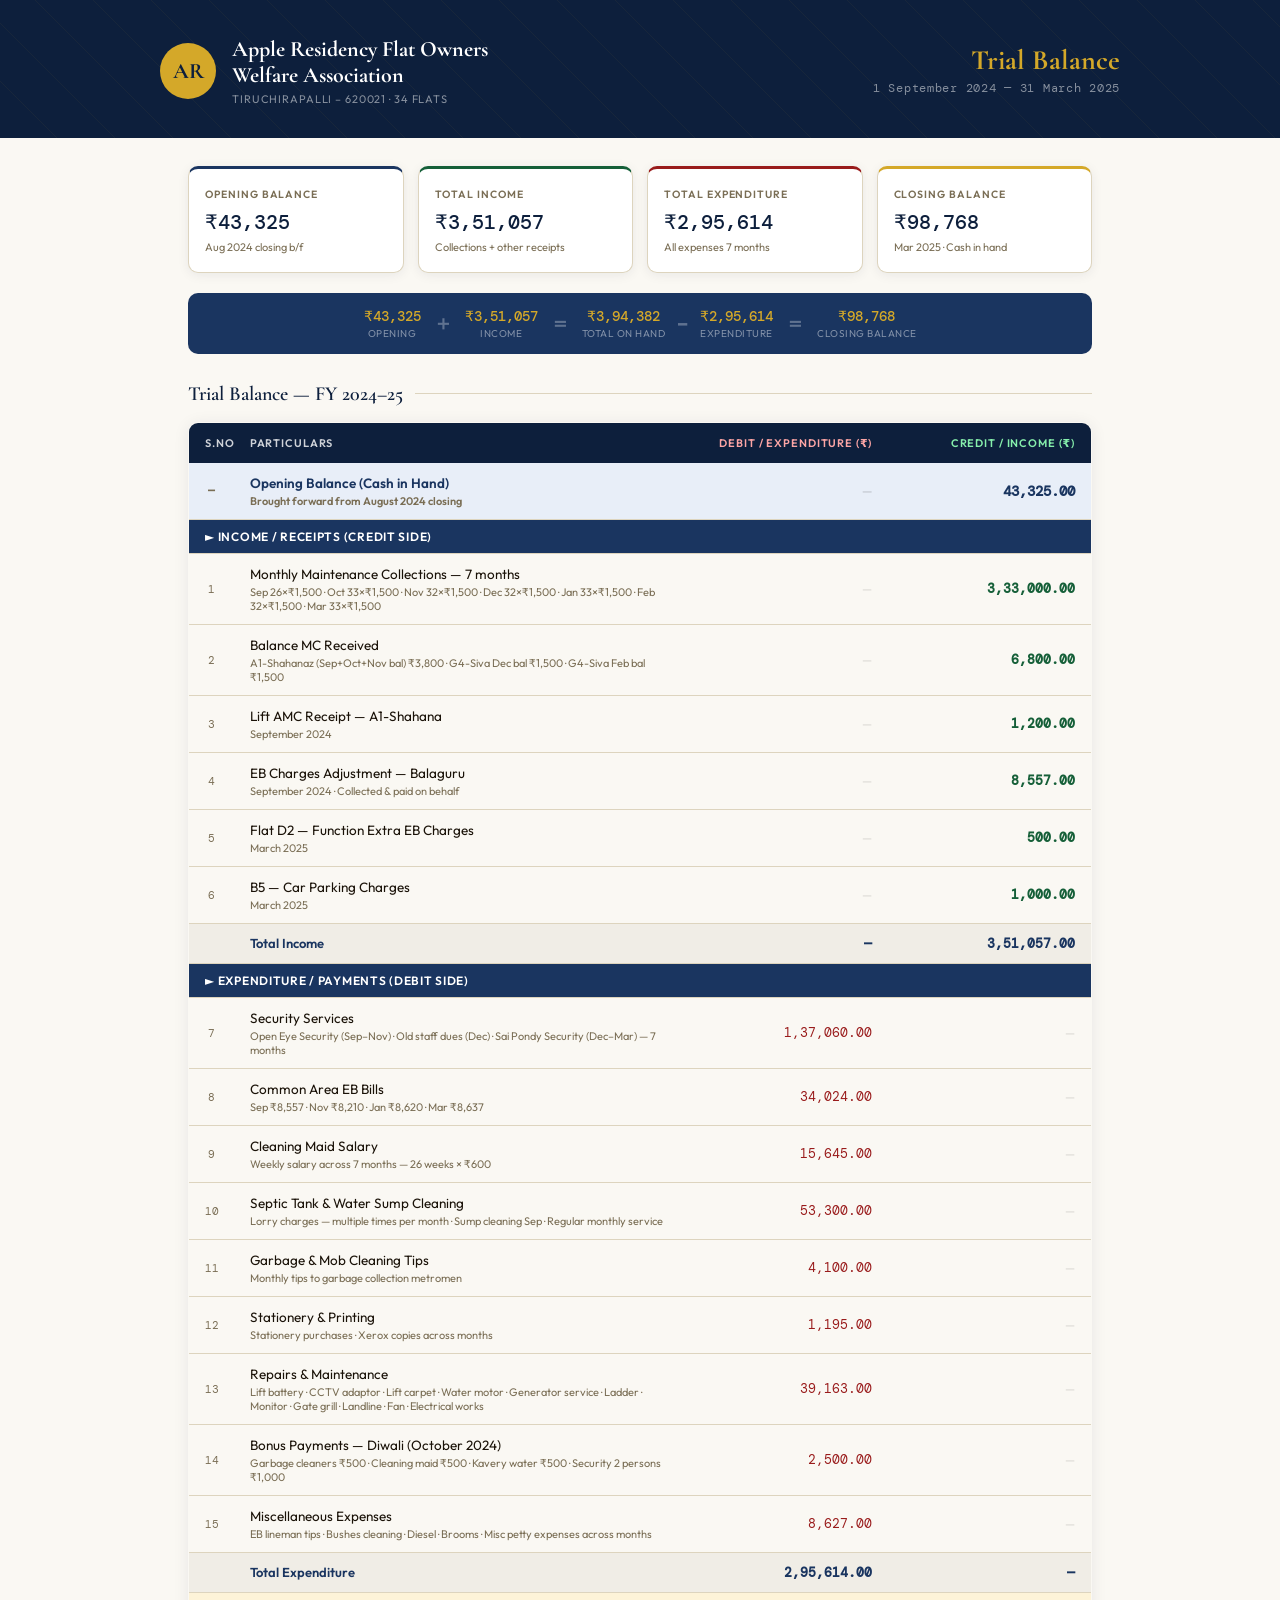
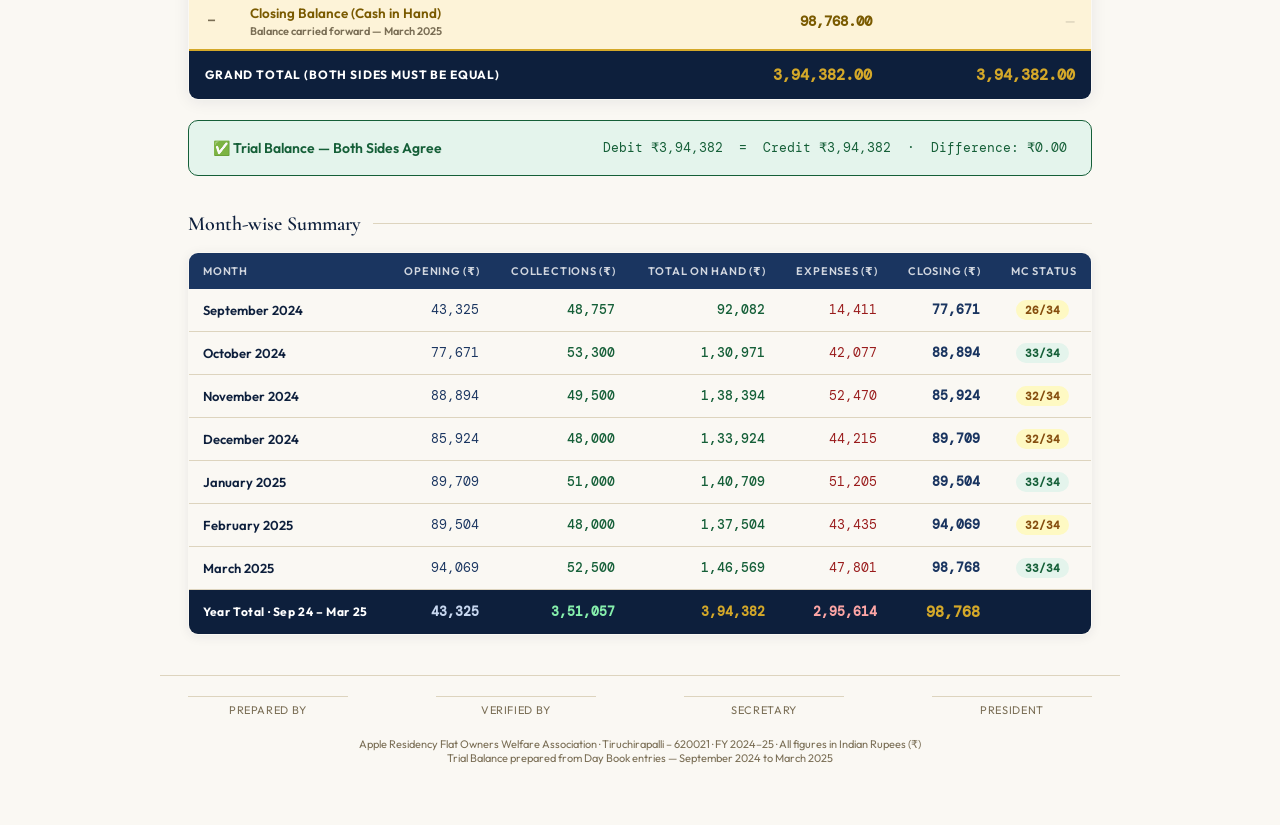
<file: trial_balance_FY2024-25.html>
<!DOCTYPE html>
<html lang="en">
<head>
<meta charset="UTF-8"/>
<meta name="viewport" content="width=device-width, initial-scale=1.0"/>
<title>Trial Balance — Apple Residency Welfare Association FY 2024–25</title>
<link href="https://fonts.googleapis.com/css2?family=Cormorant+Garamond:ital,wght@0,400;0,600;0,700;1,400&family=Outfit:wght@300;400;500;600&family=DM+Mono:wght@400;500&display=swap" rel="stylesheet"/>
<style>
:root {
  --navy:   #0d1f3c;
  --navy2:  #1a3560;
  --navy3:  #e8eef8;
  --gold:   #b8860b;
  --gold2:  #d4a829;
  --gold3:  #fdf3d8;
  --green:  #155f38;
  --green-l:#e4f4ec;
  --red:    #991b1b;
  --red-l:  #fef2f2;
  --cream:  #faf8f3;
  --border: #ddd4be;
  --text:   #1a1208;
  --muted:  #7a6e55;
  --ff-s:   'Cormorant Garamond', Georgia, serif;
  --ff-b:   'Outfit', system-ui, sans-serif;
  --ff-m:   'DM Mono', monospace;
}
*, *::before, *::after { box-sizing: border-box; margin: 0; padding: 0; }
html { scroll-behavior: smooth; }
body {
  font-family: var(--ff-b);
  background: var(--cream);
  color: var(--text);
  min-height: 100vh;
  padding: 0 0 60px;
}

/* ── HEADER ── */
.tb-header {
  background: var(--navy);
  padding: 36px 28px 32px;
  position: relative; overflow: hidden;
}
.tb-header::before {
  content: '';
  position: absolute; inset: 0;
  background: repeating-linear-gradient(45deg,
    transparent, transparent 40px,
    rgba(212,168,41,.05) 40px, rgba(212,168,41,.05) 41px);
}
.tb-header-inner {
  max-width: 960px; margin: 0 auto;
  position: relative; z-index: 1;
  display: flex; align-items: center; justify-content: space-between;
  flex-wrap: wrap; gap: 20px;
}
.tb-logo {
  display: flex; align-items: center; gap: 16px;
}
.tb-emblem {
  width: 56px; height: 56px; border-radius: 50%;
  background: var(--gold2);
  display: flex; align-items: center; justify-content: center;
  font-family: var(--ff-s); font-size: 22px; font-weight: 700;
  color: var(--navy); flex-shrink: 0;
}
.tb-org { color: #fff; }
.tb-org-name {
  font-family: var(--ff-s);
  font-size: clamp(16px, 3vw, 22px);
  font-weight: 700; line-height: 1.2;
}
.tb-org-sub {
  font-size: 11px; color: rgba(255,255,255,.5);
  letter-spacing: .08em; text-transform: uppercase;
  margin-top: 3px;
}
.tb-meta { text-align: right; }
.tb-meta-title {
  font-family: var(--ff-s);
  font-size: clamp(18px, 4vw, 28px);
  font-weight: 700; color: var(--gold2);
  line-height: 1.1;
}
.tb-meta-fy {
  font-family: var(--ff-m);
  font-size: 12px; color: rgba(255,255,255,.5);
  margin-top: 4px; letter-spacing: .06em;
}

/* ── SUMMARY CARDS ── */
.summary-cards {
  max-width: 960px; margin: 28px auto 0;
  padding: 0 28px;
  display: grid;
  grid-template-columns: repeat(auto-fit, minmax(180px, 1fr));
  gap: 14px;
}
.sc {
  background: #fff;
  border: 1px solid var(--border);
  border-radius: 10px;
  padding: 18px 16px;
  border-top: 3px solid transparent;
  box-shadow: 0 2px 12px rgba(13,31,60,.07);
}
.sc.c-opn  { border-top-color: var(--navy2); }
.sc.c-inc  { border-top-color: var(--green); }
.sc.c-exp  { border-top-color: var(--red); }
.sc.c-cls  { border-top-color: var(--gold2); }
.sc-label  { font-size: 10.5px; font-weight: 600; letter-spacing: .09em; text-transform: uppercase; color: var(--muted); margin-bottom: 8px; }
.sc-value  { font-family: var(--ff-m); font-size: 20px; font-weight: 500; color: var(--navy); }
.sc-sub    { font-size: 11px; color: var(--muted); margin-top: 5px; }

/* ── FORMULA BAR ── */
.formula-bar {
  max-width: 960px; margin: 20px auto 0;
  padding: 0 28px;
}
.formula-inner {
  background: var(--navy2);
  border-radius: 10px;
  padding: 14px 20px;
  display: flex; align-items: center; justify-content: center;
  flex-wrap: wrap; gap: 8px 4px;
  font-size: 13px;
}
.f-item { display: flex; flex-direction: column; align-items: center; gap: 2px; }
.f-val  { font-family: var(--ff-m); font-size: 14px; font-weight: 500; color: var(--gold2); }
.f-lbl  { font-size: 10px; color: rgba(255,255,255,.45); letter-spacing: .05em; text-transform: uppercase; }
.f-op   { font-size: 20px; font-weight: 700; color: rgba(255,255,255,.3); padding: 0 8px; align-self: center; }

/* ── TRIAL BALANCE TABLE ── */
.tb-wrap {
  max-width: 960px; margin: 28px auto 0;
  padding: 0 28px;
}
.tb-section-title {
  font-family: var(--ff-s);
  font-size: 20px; font-weight: 600;
  color: var(--navy);
  margin-bottom: 16px;
  display: flex; align-items: center; gap: 12px;
}
.tb-section-title::after {
  content: ''; flex: 1; height: 1px; background: var(--border);
}

.tb-table {
  width: 100%; border-collapse: collapse;
  border-radius: 10px; overflow: hidden;
  box-shadow: 0 2px 16px rgba(13,31,60,.08);
  border: 1px solid var(--border);
  table-layout: fixed;
}

/* Column widths */
.tb-table .col-sl   { width: 5%; }
.tb-table .col-head { width: 50%; }
.tb-table .col-dr   { width: 22.5%; }
.tb-table .col-cr   { width: 22.5%; }

.tb-table thead tr { background: var(--navy); }
.tb-table thead th {
  padding: 13px 16px;
  font-size: 11px; font-weight: 600;
  letter-spacing: .08em; text-transform: uppercase;
  color: rgba(255,255,255,.8); text-align: right;
}
.tb-table thead th:nth-child(1),
.tb-table thead th:nth-child(2) { text-align: left; }
.tb-table thead th.dr-head { color: #fca5a5; }
.tb-table thead th.cr-head { color: #86efac; }

/* Section sub-headers */
.tb-table tr.sec-hdr td {
  background: var(--navy2);
  color: #fff; font-weight: 600; font-size: 12px;
  padding: 9px 16px;
  letter-spacing: .06em; text-transform: uppercase;
}

/* Data rows */
.tb-table tbody tr { border-bottom: 1px solid var(--border); }
.tb-table tbody tr:hover { background: #f5f0e8; }
.tb-table tbody tr.alt  { background: var(--cream); }
.tb-table tbody td { padding: 11px 16px; font-size: 13.5px; vertical-align: middle; }
.tb-table tbody td.sl   { color: var(--muted); font-size: 11px; font-family: var(--ff-m); text-align: center; }
.tb-table tbody td.head { color: var(--text); font-size: 13.5px; }
.tb-table tbody td.head small { display: block; font-size: 11px; color: var(--muted); margin-top: 2px; }
.tb-table tbody td.dr {
  font-family: var(--ff-m); text-align: right; white-space: nowrap;
  color: var(--red); font-size: 13px;
}
.tb-table tbody td.cr {
  font-family: var(--ff-m); text-align: right; white-space: nowrap;
  color: var(--green); font-size: 13px; font-weight: 600;
}
.tb-table tbody td.empty { color: rgba(0,0,0,.15); text-align: right; font-size: 12px; }

/* Opening balance row */
.tb-table tr.opn-row td { background: var(--navy3); font-weight: 600; }
.tb-table tr.opn-row td.head { color: var(--navy2); }
.tb-table tr.opn-row td.cr   { color: var(--navy2); font-size: 14px; }

/* Closing balance row */
.tb-table tr.cls-row td { background: var(--gold3); font-weight: 600; }
.tb-table tr.cls-row td.head { color: #7a5a00; }
.tb-table tr.cls-row td.dr   { color: #7a5a00; font-size: 14px; }

/* Sub-total rows */
.tb-table tr.sub-total td {
  background: #f0ede6;
  font-weight: 600; font-size: 13px;
  border-top: 1px solid var(--border);
  color: var(--navy2);
}
.tb-table tr.sub-total td.dr,
.tb-table tr.sub-total td.cr {
  font-family: var(--ff-m); text-align: right;
  font-size: 13px; color: var(--navy2); font-weight: 700;
}

/* Grand total row */
.tb-table tfoot tr { background: var(--navy); }
.tb-table tfoot td {
  padding: 14px 16px;
  font-weight: 700; font-family: var(--ff-m);
  font-size: 14px; text-align: right;
  border-top: 2px solid var(--gold2);
}
.tb-table tfoot td.ft-label {
  font-family: var(--ff-b); font-size: 12px;
  letter-spacing: .07em; text-transform: uppercase;
  color: #fff; text-align: left;
}
.tb-table tfoot td.ft-dr { color: #fca5a5; }
.tb-table tfoot td.ft-cr { color: #86efac; }
.tb-table tfoot td.ft-bal {
  color: var(--gold2); font-size: 15px;
}

/* ── BALANCE CHECK ── */
.balance-check {
  max-width: 960px; margin: 20px auto 0;
  padding: 0 28px;
}
.bc-inner {
  background: var(--green-l);
  border: 1px solid var(--green);
  border-radius: 10px;
  padding: 18px 24px;
  display: flex; align-items: center; justify-content: space-between;
  flex-wrap: wrap; gap: 12px;
}
.bc-text { font-size: 14px; color: var(--green); font-weight: 600; }
.bc-eq   { font-family: var(--ff-m); font-size: 13px; color: var(--green); }

/* ── MONTH-WISE BREAKDOWN ── */
.month-section {
  max-width: 960px; margin: 36px auto 0;
  padding: 0 28px;
}
.month-table {
  width: 100%; border-collapse: collapse;
  border-radius: 10px; overflow: hidden;
  box-shadow: 0 2px 12px rgba(13,31,60,.07);
  border: 1px solid var(--border);
}
.month-table thead tr { background: var(--navy2); }
.month-table thead th {
  padding: 11px 14px; font-size: 11px; font-weight: 600;
  letter-spacing: .07em; text-transform: uppercase;
  color: rgba(255,255,255,.8); text-align: right;
}
.month-table thead th:first-child { text-align: left; }
.month-table tbody tr { border-bottom: 1px solid var(--border); }
.month-table tbody tr:hover { background: #f5f0e8; }
.month-table tbody tr.alt { background: var(--cream); }
.month-table tbody td { padding: 11px 14px; font-size: 13px; }
.month-table tbody td.m-month { font-weight: 600; color: var(--navy); }
.month-table tbody td.m-col   { font-family: var(--ff-m); text-align: right; color: var(--green); font-weight: 500; }
.month-table tbody td.m-exp   { font-family: var(--ff-m); text-align: right; color: var(--red); }
.month-table tbody td.m-opn   { font-family: var(--ff-m); text-align: right; color: var(--navy2); }
.month-table tbody td.m-cls   { font-family: var(--ff-m); text-align: right; font-weight: 700; color: var(--navy2); }
.month-table tbody td.m-mc    { text-align: center; }
.month-table tfoot tr { background: var(--navy); }
.month-table tfoot td {
  padding: 12px 14px; font-weight: 700;
  font-family: var(--ff-m); font-size: 13px; text-align: right; color: rgba(255,255,255,.7);
}
.month-table tfoot td:first-child { font-family: var(--ff-b); color: #fff; text-align: left; font-size: 12px; letter-spacing: .05em; }
.mcs { display: inline-block; padding: 3px 9px; border-radius: 99px; font-size: 11px; font-weight: 600; font-family: var(--ff-m); }
.mcs.good { background: var(--green-l); color: var(--green); }
.mcs.warn { background: #fef9c3; color: #854d0e; }

/* ── FOOTER ── */
.tb-footer {
  max-width: 960px; margin: 40px auto 0;
  padding: 0 28px;
  display: flex; align-items: center; justify-content: space-between;
  flex-wrap: wrap; gap: 16px;
  border-top: 1px solid var(--border); padding-top: 20px;
}
.sig-box { text-align: center; min-width: 160px; }
.sig-line { height: 1px; background: var(--border); margin-bottom: 6px; }
.sig-label { font-size: 11px; color: var(--muted); letter-spacing: .06em; text-transform: uppercase; }
.footer-note { font-size: 11px; color: var(--muted); text-align: center; margin-top: 20px; }

/* Print */
@media print {
  body { background: #fff; padding: 0; }
  .tb-header { -webkit-print-color-adjust: exact; }
  .tb-table thead tr, .tb-table tfoot tr { -webkit-print-color-adjust: exact; }
}

/* Responsive */
@media (max-width: 640px) {
  .summary-cards { grid-template-columns: 1fr 1fr; }
  .formula-inner { gap: 6px; }
  .f-op { padding: 0 4px; font-size: 16px; }
  .tb-table .col-sl { display: none; }
  .tb-table td.sl { display: none; }
}
</style>
</head>
<body>

<!-- HEADER -->
<div class="tb-header">
  <div class="tb-header-inner">
    <div class="tb-logo">
      <div class="tb-emblem">AR</div>
      <div class="tb-org">
        <div class="tb-org-name">Apple Residency Flat Owners<br/>Welfare Association</div>
        <div class="tb-org-sub">Tiruchirapalli – 620021 · 34 Flats</div>
      </div>
    </div>
    <div class="tb-meta">
      <div class="tb-meta-title">Trial Balance</div>
      <div class="tb-meta-fy">1 September 2024 — 31 March 2025</div>
    </div>
  </div>
</div>

<!-- SUMMARY CARDS -->
<div class="summary-cards">
  <div class="sc c-opn">
    <div class="sc-label">Opening Balance</div>
    <div class="sc-value">₹43,325</div>
    <div class="sc-sub">Aug 2024 closing b/f</div>
  </div>
  <div class="sc c-inc">
    <div class="sc-label">Total Income</div>
    <div class="sc-value">₹3,51,057</div>
    <div class="sc-sub">Collections + other receipts</div>
  </div>
  <div class="sc c-exp">
    <div class="sc-label">Total Expenditure</div>
    <div class="sc-value">₹2,95,614</div>
    <div class="sc-sub">All expenses 7 months</div>
  </div>
  <div class="sc c-cls">
    <div class="sc-label">Closing Balance</div>
    <div class="sc-value">₹98,768</div>
    <div class="sc-sub">Mar 2025 · Cash in hand</div>
  </div>
</div>

<!-- FORMULA BAR -->
<div class="formula-bar">
  <div class="formula-inner">
    <div class="f-item">
      <div class="f-val">₹43,325</div>
      <div class="f-lbl">Opening</div>
    </div>
    <div class="f-op">＋</div>
    <div class="f-item">
      <div class="f-val">₹3,51,057</div>
      <div class="f-lbl">Income</div>
    </div>
    <div class="f-op">＝</div>
    <div class="f-item">
      <div class="f-val">₹3,94,382</div>
      <div class="f-lbl">Total on Hand</div>
    </div>
    <div class="f-op">−</div>
    <div class="f-item">
      <div class="f-val">₹2,95,614</div>
      <div class="f-lbl">Expenditure</div>
    </div>
    <div class="f-op">＝</div>
    <div class="f-item">
      <div class="f-val">₹98,768</div>
      <div class="f-lbl">Closing Balance</div>
    </div>
  </div>
</div>

<!-- TRIAL BALANCE TABLE -->
<div class="tb-wrap">
  <div class="tb-section-title" style="margin-top:28px">Trial Balance — FY 2024–25</div>

  <table class="tb-table">
    <colgroup>
      <col class="col-sl"/>
      <col class="col-head"/>
      <col class="col-dr"/>
      <col class="col-cr"/>
    </colgroup>
    <thead>
      <tr>
        <th>S.No</th>
        <th>Particulars</th>
        <th class="dr-head">Debit / Expenditure (₹)</th>
        <th class="cr-head">Credit / Income (₹)</th>
      </tr>
    </thead>
    <tbody>

      <!-- OPENING BALANCE -->
      <tr class="opn-row">
        <td class="sl">—</td>
        <td class="head">
          Opening Balance (Cash in Hand)
          <small>Brought forward from August 2024 closing</small>
        </td>
        <td class="empty">—</td>
        <td class="cr">43,325.00</td>
      </tr>

      <!-- INCOME SECTION -->
      <tr class="sec-hdr">
        <td colspan="4">► Income / Receipts (Credit Side)</td>
      </tr>

      <tr>
        <td class="sl">1</td>
        <td class="head">Monthly Maintenance Collections — 7 months
          <small>Sep 26×₹1,500 · Oct 33×₹1,500 · Nov 32×₹1,500 · Dec 32×₹1,500 · Jan 33×₹1,500 · Feb 32×₹1,500 · Mar 33×₹1,500</small>
        </td>
        <td class="empty">—</td>
        <td class="cr">3,33,000.00</td>
      </tr>

      <tr class="alt">
        <td class="sl">2</td>
        <td class="head">Balance MC Received
          <small>A1-Shahanaz (Sep+Oct+Nov bal) ₹3,800 · G4-Siva Dec bal ₹1,500 · G4-Siva Feb bal ₹1,500</small>
        </td>
        <td class="empty">—</td>
        <td class="cr">6,800.00</td>
      </tr>

      <tr>
        <td class="sl">3</td>
        <td class="head">Lift AMC Receipt — A1-Shahana
          <small>September 2024</small>
        </td>
        <td class="empty">—</td>
        <td class="cr">1,200.00</td>
      </tr>

      <tr class="alt">
        <td class="sl">4</td>
        <td class="head">EB Charges Adjustment — Balaguru
          <small>September 2024 · Collected &amp; paid on behalf</small>
        </td>
        <td class="empty">—</td>
        <td class="cr">8,557.00</td>
      </tr>

      <tr>
        <td class="sl">5</td>
        <td class="head">Flat D2 — Function Extra EB Charges
          <small>March 2025</small>
        </td>
        <td class="empty">—</td>
        <td class="cr">500.00</td>
      </tr>

      <tr class="alt">
        <td class="sl">6</td>
        <td class="head">B5 — Car Parking Charges
          <small>March 2025</small>
        </td>
        <td class="empty">—</td>
        <td class="cr">1,000.00</td>
      </tr>

      <tr class="sub-total">
        <td class="sl"></td>
        <td class="head">Total Income</td>
        <td class="dr">—</td>
        <td class="cr">3,51,057.00</td>
      </tr>

      <!-- EXPENDITURE SECTION -->
      <tr class="sec-hdr">
        <td colspan="4">► Expenditure / Payments (Debit Side)</td>
      </tr>

      <tr>
        <td class="sl">7</td>
        <td class="head">Security Services
          <small>Open Eye Security (Sep–Nov) · Old staff dues (Dec) · Sai Pondy Security (Dec–Mar) — 7 months</small>
        </td>
        <td class="dr">1,37,060.00</td>
        <td class="empty">—</td>
      </tr>

      <tr class="alt">
        <td class="sl">8</td>
        <td class="head">Common Area EB Bills
          <small>Sep ₹8,557 · Nov ₹8,210 · Jan ₹8,620 · Mar ₹8,637</small>
        </td>
        <td class="dr">34,024.00</td>
        <td class="empty">—</td>
      </tr>

      <tr>
        <td class="sl">9</td>
        <td class="head">Cleaning Maid Salary
          <small>Weekly salary across 7 months — 26 weeks × ₹600</small>
        </td>
        <td class="dr">15,645.00</td>
        <td class="empty">—</td>
      </tr>

      <tr class="alt">
        <td class="sl">10</td>
        <td class="head">Septic Tank &amp; Water Sump Cleaning
          <small>Lorry charges — multiple times per month · Sump cleaning Sep · Regular monthly service</small>
        </td>
        <td class="dr">53,300.00</td>
        <td class="empty">—</td>
      </tr>

      <tr>
        <td class="sl">11</td>
        <td class="head">Garbage &amp; Mob Cleaning Tips
          <small>Monthly tips to garbage collection metromen</small>
        </td>
        <td class="dr">4,100.00</td>
        <td class="empty">—</td>
      </tr>

      <tr class="alt">
        <td class="sl">12</td>
        <td class="head">Stationery &amp; Printing
          <small>Stationery purchases · Xerox copies across months</small>
        </td>
        <td class="dr">1,195.00</td>
        <td class="empty">—</td>
      </tr>

      <tr>
        <td class="sl">13</td>
        <td class="head">Repairs &amp; Maintenance
          <small>Lift battery · CCTV adaptor · Lift carpet · Water motor · Generator service · Ladder · Monitor · Gate grill · Landline · Fan · Electrical works</small>
        </td>
        <td class="dr">39,163.00</td>
        <td class="empty">—</td>
      </tr>

      <tr class="alt">
        <td class="sl">14</td>
        <td class="head">Bonus Payments — Diwali (October 2024)
          <small>Garbage cleaners ₹500 · Cleaning maid ₹500 · Kavery water ₹500 · Security 2 persons ₹1,000</small>
        </td>
        <td class="dr">2,500.00</td>
        <td class="empty">—</td>
      </tr>

      <tr>
        <td class="sl">15</td>
        <td class="head">Miscellaneous Expenses
          <small>EB lineman tips · Bushes cleaning · Diesel · Brooms · Misc petty expenses across months</small>
        </td>
        <td class="dr">8,627.00</td>
        <td class="empty">—</td>
      </tr>

      <tr class="sub-total">
        <td class="sl"></td>
        <td class="head">Total Expenditure</td>
        <td class="dr">2,95,614.00</td>
        <td class="cr">—</td>
      </tr>

      <!-- CLOSING BALANCE -->
      <tr class="cls-row">
        <td class="sl">—</td>
        <td class="head">
          Closing Balance (Cash in Hand)
          <small>Balance carried forward — March 2025</small>
        </td>
        <td class="dr">98,768.00</td>
        <td class="empty">—</td>
      </tr>

    </tbody>
    <tfoot>
      <tr>
        <td colspan="2" class="ft-label">Grand Total (Both Sides Must Be Equal)</td>
        <td class="ft-dr ft-bal">3,94,382.00</td>
        <td class="ft-cr ft-bal">3,94,382.00</td>
      </tr>
    </tfoot>
  </table>
</div>

<!-- BALANCE CHECK -->
<div class="balance-check">
  <div class="bc-inner">
    <div class="bc-text">✅ Trial Balance — Both Sides Agree</div>
    <div class="bc-eq">
      Debit ₹3,94,382 &nbsp;=&nbsp; Credit ₹3,94,382
      &nbsp;·&nbsp;
      Difference: ₹0.00
    </div>
  </div>
</div>

<!-- MONTH-WISE BREAKDOWN -->
<div class="month-section">
  <div class="tb-section-title">Month-wise Summary</div>
  <table class="month-table">
    <thead>
      <tr>
        <th style="text-align:left">Month</th>
        <th>Opening (₹)</th>
        <th>Collections (₹)</th>
        <th>Total on Hand (₹)</th>
        <th>Expenses (₹)</th>
        <th>Closing (₹)</th>
        <th>MC Status</th>
      </tr>
    </thead>
    <tbody>
      <tr>
        <td class="m-month">September 2024</td>
        <td class="m-opn">43,325</td>
        <td class="m-col">48,757</td>
        <td class="m-col">92,082</td>
        <td class="m-exp">14,411</td>
        <td class="m-cls">77,671</td>
        <td class="m-mc"><span class="mcs warn">26/34</span></td>
      </tr>
      <tr class="alt">
        <td class="m-month">October 2024</td>
        <td class="m-opn">77,671</td>
        <td class="m-col">53,300</td>
        <td class="m-col">1,30,971</td>
        <td class="m-exp">42,077</td>
        <td class="m-cls">88,894</td>
        <td class="m-mc"><span class="mcs good">33/34</span></td>
      </tr>
      <tr>
        <td class="m-month">November 2024</td>
        <td class="m-opn">88,894</td>
        <td class="m-col">49,500</td>
        <td class="m-col">1,38,394</td>
        <td class="m-exp">52,470</td>
        <td class="m-cls">85,924</td>
        <td class="m-mc"><span class="mcs warn">32/34</span></td>
      </tr>
      <tr class="alt">
        <td class="m-month">December 2024</td>
        <td class="m-opn">85,924</td>
        <td class="m-col">48,000</td>
        <td class="m-col">1,33,924</td>
        <td class="m-exp">44,215</td>
        <td class="m-cls">89,709</td>
        <td class="m-mc"><span class="mcs warn">32/34</span></td>
      </tr>
      <tr>
        <td class="m-month">January 2025</td>
        <td class="m-opn">89,709</td>
        <td class="m-col">51,000</td>
        <td class="m-col">1,40,709</td>
        <td class="m-exp">51,205</td>
        <td class="m-cls">89,504</td>
        <td class="m-mc"><span class="mcs good">33/34</span></td>
      </tr>
      <tr class="alt">
        <td class="m-month">February 2025</td>
        <td class="m-opn">89,504</td>
        <td class="m-col">48,000</td>
        <td class="m-col">1,37,504</td>
        <td class="m-exp">43,435</td>
        <td class="m-cls">94,069</td>
        <td class="m-mc"><span class="mcs warn">32/34</span></td>
      </tr>
      <tr>
        <td class="m-month">March 2025</td>
        <td class="m-opn">94,069</td>
        <td class="m-col">52,500</td>
        <td class="m-col">1,46,569</td>
        <td class="m-exp">47,801</td>
        <td class="m-cls">98,768</td>
        <td class="m-mc"><span class="mcs good">33/34</span></td>
      </tr>
    </tbody>
    <tfoot>
      <tr>
        <td>Year Total · Sep 24 – Mar 25</td>
        <td style="color:#c7d7f0">43,325</td>
        <td style="color:#86efac">3,51,057</td>
        <td style="color:var(--gold2)">3,94,382</td>
        <td style="color:#fca5a5">2,95,614</td>
        <td style="color:var(--gold2);font-size:15px">98,768</td>
        <td></td>
      </tr>
    </tfoot>
  </table>
</div>

<!-- SIGNATURE FOOTER -->
<div class="tb-footer">
  <div class="sig-box">
    <div class="sig-line"></div>
    <div class="sig-label">Prepared By</div>
  </div>
  <div class="sig-box">
    <div class="sig-line"></div>
    <div class="sig-label">Verified By</div>
  </div>
  <div class="sig-box">
    <div class="sig-line"></div>
    <div class="sig-label">Secretary</div>
  </div>
  <div class="sig-box">
    <div class="sig-line"></div>
    <div class="sig-label">President</div>
  </div>
</div>
<div class="footer-note">
  Apple Residency Flat Owners Welfare Association · Tiruchirapalli – 620021 · FY 2024–25 · All figures in Indian Rupees (₹)<br/>
  Trial Balance prepared from Day Book entries — September 2024 to March 2025
</div>

</body>
</html>
</file>
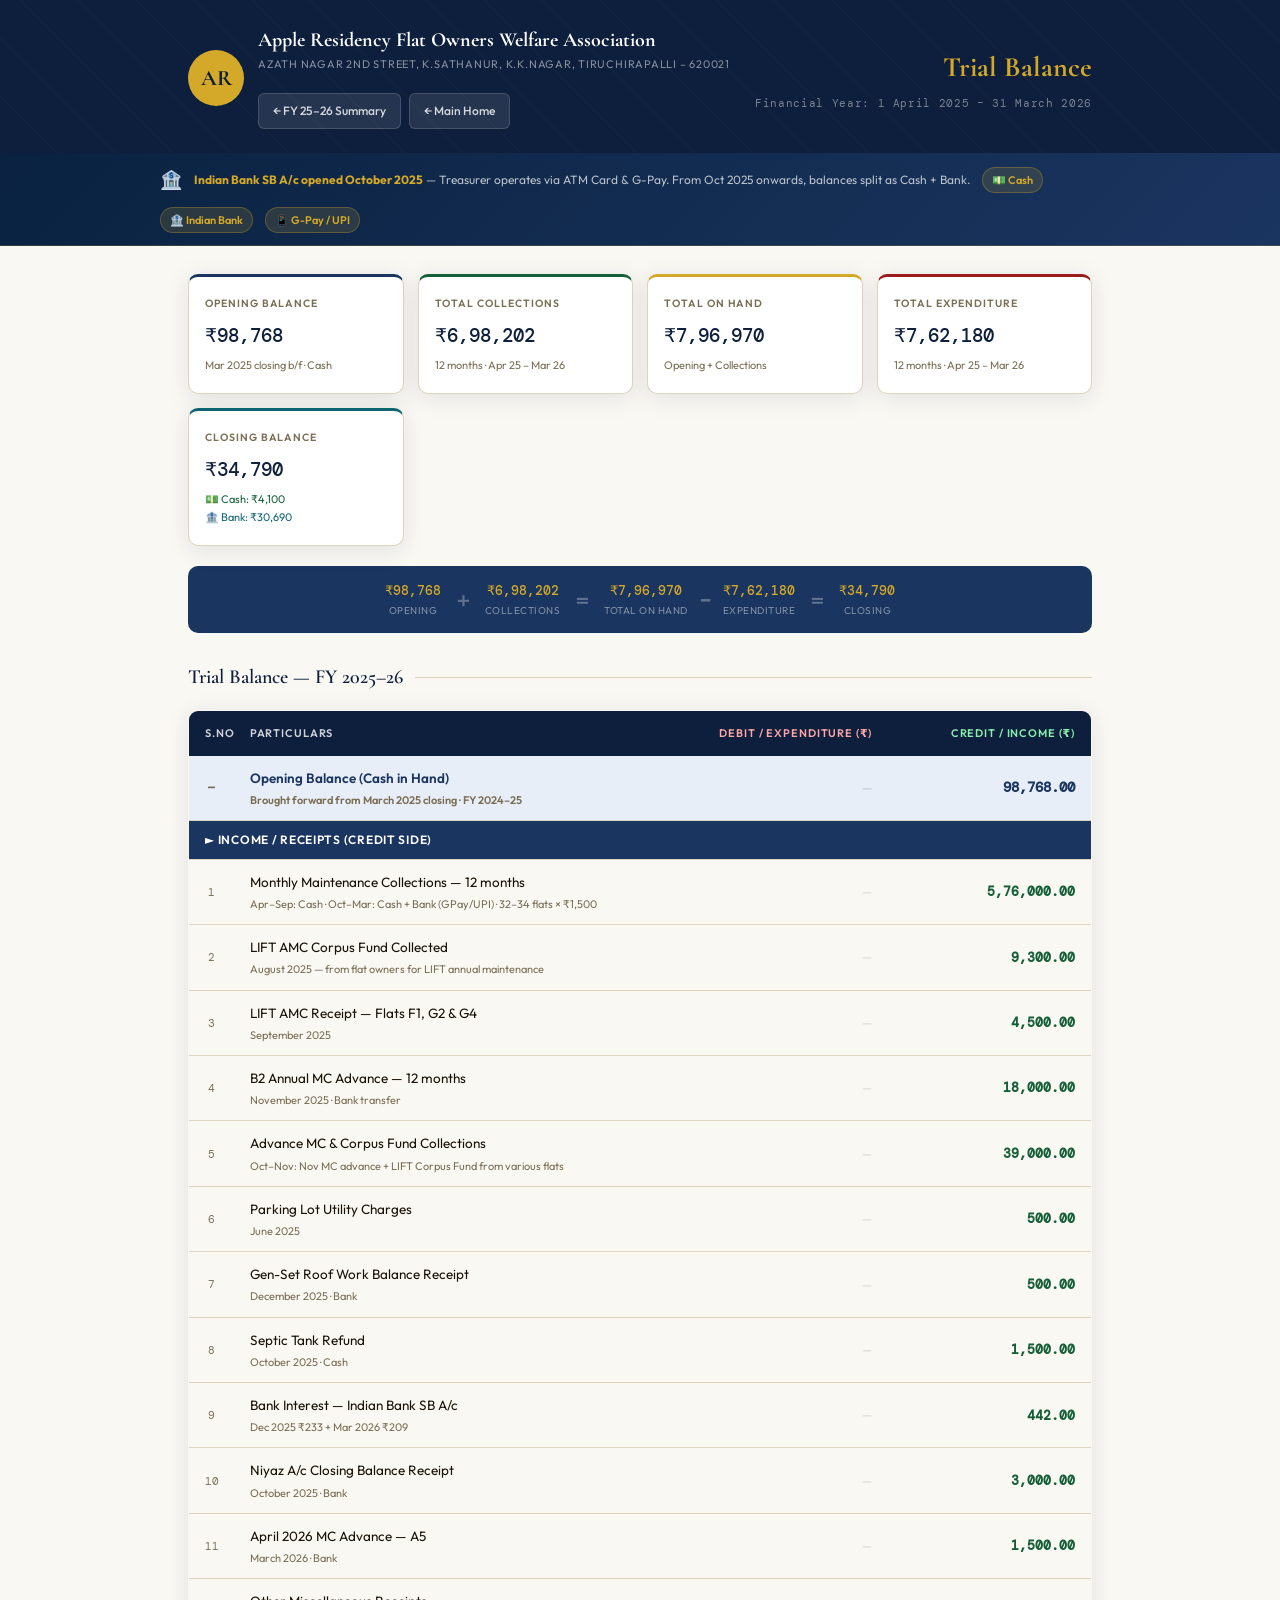
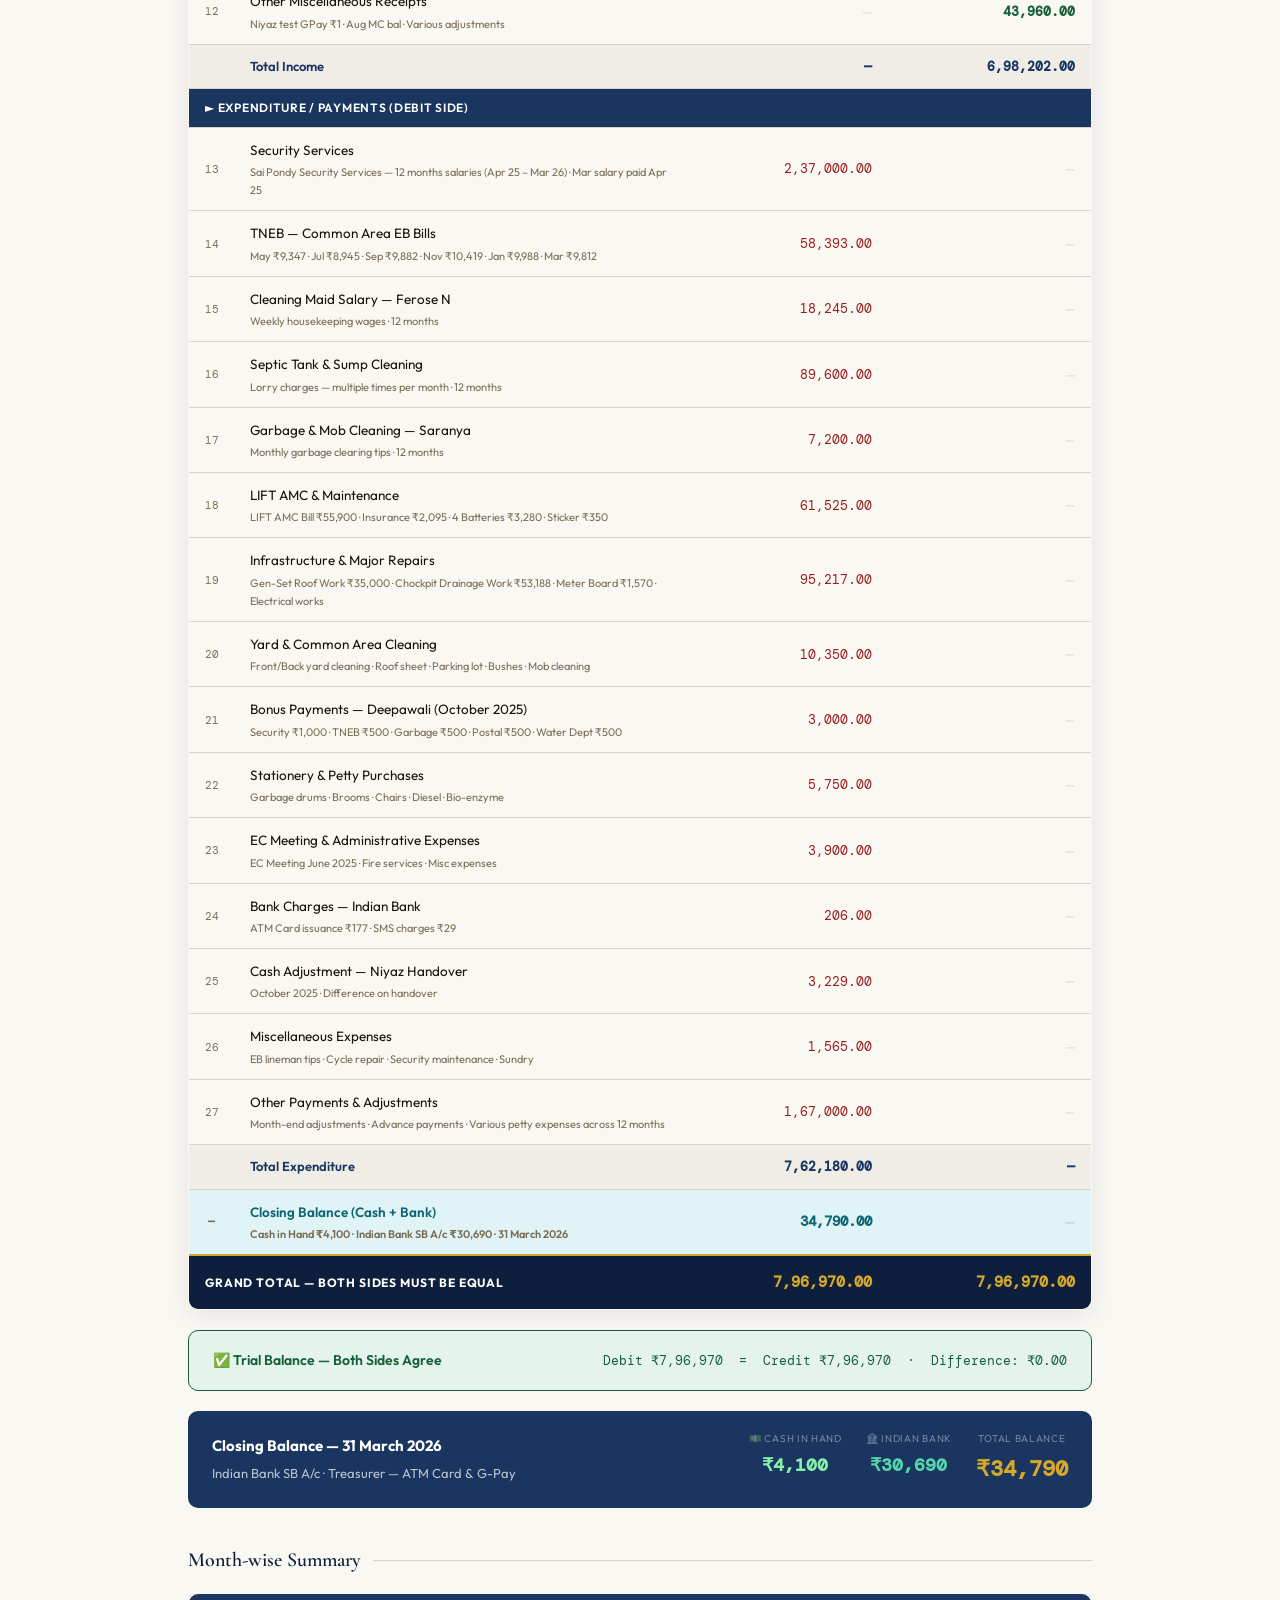
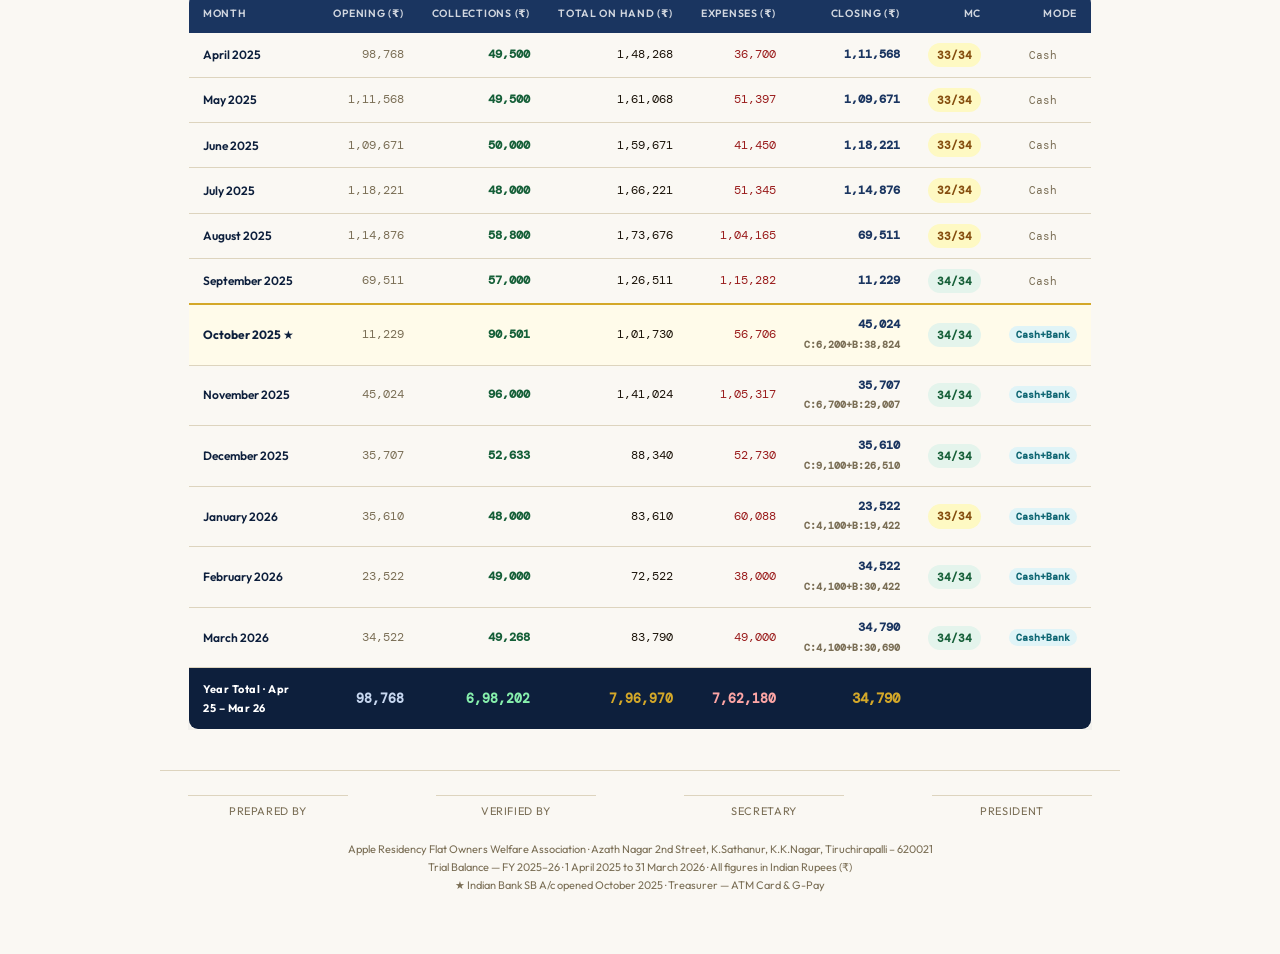
<file: trial_balance_FY2025-26.html>
<!DOCTYPE html>
<html lang="en">
<head>
<meta charset="UTF-8"/>
<meta name="viewport" content="width=device-width, initial-scale=1.0"/>
<title>Trial Balance — Apple Residency Welfare Association FY 2025–26</title>
<link href="https://fonts.googleapis.com/css2?family=Cormorant+Garamond:ital,wght@0,400;0,600;0,700;1,400&family=Outfit:wght@300;400;500;600&family=DM+Mono:wght@400;500&display=swap" rel="stylesheet"/>
<style>
:root{
  --navy:#0d1f3c;--navy2:#1a3560;--navy3:#e8eef8;
  --gold:#b8860b;--gold2:#d4a829;--gold3:#fdf3d8;--gold-btn:#c9933a;
  --green:#155f38;--green-l:#e4f4ec;
  --red:#991b1b;--red-l:#fef2f2;
  --teal:#0e6673;--teal-l:#e0f4f7;
  --cream:#faf8f3;--cream2:#f2ede2;
  --border:#ddd4be;--text:#1a1208;--muted:#7a6e55;
  --shadow:0 4px 24px rgba(13,31,60,.10);
  --shadow-lg:0 12px 48px rgba(13,31,60,.16);
  --radius:10px;
  --ff-s:'Cormorant Garamond',Georgia,serif;
  --ff-b:'Outfit',system-ui,sans-serif;
  --ff-m:'DM Mono','Courier New',monospace;
}
*,*::before,*::after{box-sizing:border-box;margin:0;padding:0}
html{scroll-behavior:smooth}
body{font-family:var(--ff-b);background:var(--cream);color:var(--text);line-height:1.65;padding:0 0 60px}
a{text-decoration:none;color:inherit}

/* ── HEADER ── */
.tb-header{background:var(--navy);padding:0;position:relative;overflow:hidden}
.tb-header::before{content:'';position:absolute;inset:0;background:repeating-linear-gradient(45deg,transparent,transparent 40px,rgba(212,168,41,.05) 40px,rgba(212,168,41,.05) 41px)}
.tb-inner{max-width:960px;margin:0 auto;padding:28px 28px 24px;position:relative;z-index:1;display:flex;align-items:center;justify-content:space-between;flex-wrap:wrap;gap:16px}
.tb-logo{display:flex;align-items:center;gap:14px}
.tb-emblem{width:56px;height:56px;border-radius:50%;background:var(--gold2);display:flex;align-items:center;justify-content:center;font-family:var(--ff-s);font-size:22px;font-weight:700;color:var(--navy);flex-shrink:0}
.tb-org-name{font-family:var(--ff-s);font-size:clamp(14px,3vw,20px);font-weight:700;color:#fff;line-height:1.2}
.tb-org-sub{font-size:11px;color:rgba(255,255,255,.5);letter-spacing:.07em;text-transform:uppercase;margin-top:3px}
.tb-back{display:inline-flex;align-items:center;gap:6px;background:rgba(255,255,255,.1);border:1px solid rgba(255,255,255,.15);color:rgba(255,255,255,.8);font-size:12px;font-weight:500;padding:7px 14px;border-radius:6px;margin-top:10px;transition:background .2s}
.tb-back:hover{background:rgba(255,255,255,.18)}
.tb-title-box{text-align:right}
.tb-title{font-family:var(--ff-s);font-size:clamp(18px,4vw,28px);font-weight:700;color:var(--gold2)}
.tb-fy{font-family:var(--ff-m);font-size:11px;color:rgba(255,255,255,.45);margin-top:4px;letter-spacing:.06em}

/* ── BANK NOTICE ── */
.bank-notice{background:linear-gradient(135deg,#0a2240,#1a3560);border-bottom:1px solid rgba(212,168,41,.2);padding:12px 28px}
.bank-notice-inner{max-width:960px;margin:0 auto;display:flex;align-items:center;gap:12px;flex-wrap:wrap;font-size:12px}
.bn-text{color:rgba(255,255,255,.7)}
.bn-text strong{color:var(--gold2)}
.bn-badge{background:rgba(212,168,41,.15);border:1px solid rgba(212,168,41,.3);color:var(--gold2);font-size:11px;font-weight:600;padding:3px 9px;border-radius:99px}

/* ── SUMMARY CARDS ── */
.summary-cards{max-width:960px;margin:28px auto 0;padding:0 28px;display:grid;grid-template-columns:repeat(auto-fit,minmax(170px,1fr));gap:14px}
.sc{background:#fff;border:1px solid var(--border);border-radius:var(--radius);padding:18px 16px;border-top:3px solid transparent;box-shadow:var(--shadow)}
.sc.c-opn{border-top-color:var(--navy2)}
.sc.c-col{border-top-color:var(--green)}
.sc.c-hand{border-top-color:var(--gold2)}
.sc.c-exp{border-top-color:var(--red)}
.sc.c-cls{border-top-color:var(--teal)}
.sc-label{font-size:10.5px;font-weight:600;letter-spacing:.09em;text-transform:uppercase;color:var(--muted);margin-bottom:8px}
.sc-value{font-family:var(--ff-m);font-size:19px;font-weight:500;color:var(--navy)}
.sc-sub{font-size:11px;color:var(--muted);margin-top:5px}
.sc-split{font-size:11px;margin-top:5px}
.sc-split .sp-cash{color:var(--green);display:block}
.sc-split .sp-bank{color:var(--teal);display:block}

/* ── FORMULA BAR ── */
.formula-bar{max-width:960px;margin:20px auto 0;padding:0 28px}
.formula-inner{background:var(--navy2);border-radius:var(--radius);padding:14px 20px;display:flex;align-items:center;justify-content:center;flex-wrap:wrap;gap:6px}
.f-item{display:flex;flex-direction:column;align-items:center;gap:2px}
.f-val{font-family:var(--ff-m);font-size:13px;font-weight:500;color:var(--gold2)}
.f-lbl{font-size:10px;color:rgba(255,255,255,.45);letter-spacing:.05em;text-transform:uppercase}
.f-op{font-size:20px;font-weight:700;color:rgba(255,255,255,.3);padding:0 6px;align-self:center}

/* ── TRIAL BALANCE TABLE ── */
.tb-wrap{max-width:960px;margin:28px auto 0;padding:0 28px}
.tb-section-title{font-family:var(--ff-s);font-size:20px;font-weight:600;color:var(--navy);margin-bottom:16px;display:flex;align-items:center;gap:12px}
.tb-section-title::after{content:'';flex:1;height:1px;background:var(--border)}
.tb-table{width:100%;border-collapse:collapse;border-radius:var(--radius);overflow:hidden;box-shadow:var(--shadow);border:1px solid var(--border);table-layout:fixed}
.tb-table .col-sl{width:5%}
.tb-table .col-head{width:50%}
.tb-table .col-dr{width:22.5%}
.tb-table .col-cr{width:22.5%}
.tb-table thead tr{background:var(--navy)}
.tb-table thead th{padding:13px 16px;font-size:11px;font-weight:600;letter-spacing:.08em;text-transform:uppercase;color:rgba(255,255,255,.8);text-align:right}
.tb-table thead th:nth-child(1),.tb-table thead th:nth-child(2){text-align:left}
.tb-table thead th.dr-head{color:#fca5a5}
.tb-table thead th.cr-head{color:#86efac}
.tb-table tr.sec-hdr td{background:var(--navy2);color:#fff;font-weight:600;font-size:12px;padding:9px 16px;letter-spacing:.06em;text-transform:uppercase}
.tb-table tbody tr{border-bottom:1px solid var(--border)}
.tb-table tbody tr:hover{background:#f5f0e8}
.tb-table tbody tr.alt{background:var(--cream)}
.tb-table tbody td{padding:11px 16px;vertical-align:middle}
.tb-table tbody td.sl{color:var(--muted);font-size:11px;font-family:var(--ff-m);text-align:center}
.tb-table tbody td.head{color:var(--text);font-size:13.5px}
.tb-table tbody td.head small{display:block;font-size:11px;color:var(--muted);margin-top:2px}
.tb-table tbody td.dr{font-family:var(--ff-m);text-align:right;color:var(--red);white-space:nowrap;font-size:13px}
.tb-table tbody td.cr{font-family:var(--ff-m);text-align:right;color:var(--green);white-space:nowrap;font-size:13px;font-weight:600}
.tb-table tbody td.empty{color:rgba(0,0,0,.15);text-align:right;font-size:12px}
.tb-table tr.opn-row td{background:var(--navy3);font-weight:600}
.tb-table tr.opn-row td.head{color:var(--navy2)}
.tb-table tr.opn-row td.cr{color:var(--navy2);font-size:14px}
.tb-table tr.cls-row td{background:var(--teal-l);font-weight:600}
.tb-table tr.cls-row td.head{color:var(--teal)}
.tb-table tr.cls-row td.dr{color:var(--teal);font-size:14px}
.tb-table tr.sub-total td{background:#f0ede6;font-weight:600;font-size:13px;border-top:1px solid var(--border);color:var(--navy2)}
.tb-table tr.sub-total td.dr,.tb-table tr.sub-total td.cr{font-family:var(--ff-m);text-align:right;font-size:13px;color:var(--navy2);font-weight:700}
.tb-table tfoot tr{background:var(--navy)}
.tb-table tfoot td{padding:14px 16px;font-weight:700;font-family:var(--ff-m);font-size:14px;text-align:right;border-top:2px solid var(--gold2)}
.tb-table tfoot td.ft-label{font-family:var(--ff-b);font-size:12px;letter-spacing:.07em;text-transform:uppercase;color:#fff;text-align:left}
.tb-table tfoot td.ft-dr{color:#fca5a5}
.tb-table tfoot td.ft-cr{color:#86efac}
.tb-table tfoot td.ft-bal{color:var(--gold2);font-size:15px}

/* ── BALANCE CHECK ── */
.balance-check{max-width:960px;margin:20px auto 0;padding:0 28px}
.bc-inner{background:var(--green-l);border:1px solid var(--green);border-radius:var(--radius);padding:18px 24px;display:flex;align-items:center;justify-content:space-between;flex-wrap:wrap;gap:12px}
.bc-text{font-size:14px;color:var(--green);font-weight:600}
.bc-eq{font-family:var(--ff-m);font-size:13px;color:var(--green)}

/* ── CLOSING BOX ── */
.closing-box{max-width:960px;margin:20px auto 0;padding:0 28px}
.cb-inner{background:var(--navy2);border-radius:var(--radius);padding:20px 24px;display:flex;align-items:center;justify-content:space-between;flex-wrap:wrap;gap:16px}
.cb-label{color:rgba(255,255,255,.7);font-size:13px}
.cb-label strong{display:block;color:#fff;font-size:15px;margin-bottom:4px}
.cb-amounts{display:flex;gap:24px;flex-wrap:wrap}
.cb-item{text-align:center}
.cb-item-label{font-size:10px;color:rgba(255,255,255,.4);text-transform:uppercase;letter-spacing:.07em;margin-bottom:4px}
.cb-item-val{font-family:var(--ff-m);font-size:18px;font-weight:600}
.cb-cash{color:#86efac}
.cb-bank{color:#56d4aa}
.cb-total{color:var(--gold2);font-size:22px}

/* ── MONTH SUMMARY ── */
.month-section{max-width:960px;margin:36px auto 0;padding:0 28px}
.sum-tbl{width:100%;border-collapse:collapse;border-radius:var(--radius);overflow:hidden;box-shadow:var(--shadow);border:1px solid var(--border);font-size:13px}
.sum-tbl thead tr{background:var(--navy2)}
.sum-tbl thead th{padding:11px 14px;font-size:10.5px;font-weight:600;letter-spacing:.07em;text-transform:uppercase;color:rgba(255,255,255,.8);text-align:right;white-space:nowrap}
.sum-tbl thead th:first-child{text-align:left}
.sum-tbl tbody tr{border-bottom:1px solid var(--border)}
.sum-tbl tbody tr:hover{background:var(--cream)}
.sum-tbl tbody tr.alt{background:var(--cream)}
.sum-tbl tbody tr.bank-start{border-top:2px solid var(--gold2)}
.sum-tbl tbody td{padding:10px 14px;text-align:right;font-family:var(--ff-m);font-size:12px}
.sum-tbl tbody td:first-child{text-align:left;font-family:var(--ff-b);font-weight:600;color:var(--navy)}
.sum-tbl tbody td.td-col{color:var(--green);font-weight:600}
.sum-tbl tbody td.td-exp{color:var(--red)}
.sum-tbl tbody td.td-cls{color:var(--navy2);font-weight:700}
.sum-tbl tbody td.td-opn{color:var(--muted)}
.sum-tbl tfoot tr{background:var(--navy)}
.sum-tbl tfoot td{padding:12px 14px;font-weight:700;font-family:var(--ff-m);font-size:13px;text-align:right;color:rgba(255,255,255,.7)}
.sum-tbl tfoot td:first-child{font-family:var(--ff-b);color:#fff;text-align:left;font-size:11px;letter-spacing:.05em}
.mcs{display:inline-block;padding:3px 9px;border-radius:99px;font-size:11px;font-weight:600;font-family:var(--ff-m)}
.mcs.good{background:var(--green-l);color:var(--green)}
.mcs.warn{background:#fef9c3;color:#854d0e}

/* ── SIGNATURE ── */
.sig-section{max-width:960px;margin:40px auto 0;padding:0 28px;border-top:1px solid var(--border);padding-top:24px;display:flex;align-items:center;justify-content:space-between;flex-wrap:wrap;gap:20px}
.sig-box{text-align:center;min-width:160px}
.sig-line{height:1px;background:var(--border);margin-bottom:6px}
.sig-label{font-size:11px;color:var(--muted);letter-spacing:.06em;text-transform:uppercase}
.footer-note{max-width:960px;margin:20px auto 0;padding:0 28px;font-size:11px;color:var(--muted);text-align:center}

@media(max-width:640px){.summary-cards{grid-template-columns:1fr 1fr}.tb-table .col-sl{display:none}.tb-table td.sl{display:none}}
@media print{body{background:#fff;padding:0}.tb-header{-webkit-print-color-adjust:exact}.tb-table thead tr,.tb-table tfoot tr{-webkit-print-color-adjust:exact}}
</style>
</head>
<body>

<!-- HEADER -->
<div class="tb-header">
  <div class="tb-inner">
    <div class="tb-logo">
      <div class="tb-emblem">AR</div>
      <div>
        <div class="tb-org-name">Apple Residency Flat Owners Welfare Association</div>
        <div class="tb-org-sub">Azath Nagar 2nd Street, K.Sathanur, K.K.Nagar, Tiruchirapalli – 620021</div>
        <div style="display:flex;gap:8px;flex-wrap:wrap;margin-top:10px">
          <a href="index_FY2025-26.html" class="tb-back">← FY 25–26 Summary</a>
          <a href="index.html" class="tb-back">← Main Home</a>
        </div>
      </div>
    </div>
    <div class="tb-title-box">
      <div class="tb-title">Trial Balance</div>
      <div class="tb-fy">Financial Year: 1 April 2025 – 31 March 2026</div>
    </div>
  </div>
</div>

<!-- BANK NOTICE -->
<div class="bank-notice">
  <div class="bank-notice-inner">
    <span style="font-size:18px">🏦</span>
    <span class="bn-text"><strong>Indian Bank SB A/c opened October 2025</strong> — Treasurer operates via ATM Card &amp; G-Pay. From Oct 2025 onwards, balances split as Cash + Bank.</span>
    <span class="bn-badge">💵 Cash</span>
    <span class="bn-badge">🏦 Indian Bank</span>
    <span class="bn-badge">📱 G-Pay / UPI</span>
  </div>
</div>

<!-- SUMMARY CARDS -->
<div class="summary-cards">
  <div class="sc c-opn">
    <div class="sc-label">Opening Balance</div>
    <div class="sc-value">₹98,768</div>
    <div class="sc-sub">Mar 2025 closing b/f · Cash</div>
  </div>
  <div class="sc c-col">
    <div class="sc-label">Total Collections</div>
    <div class="sc-value">₹6,98,202</div>
    <div class="sc-sub">12 months · Apr 25 – Mar 26</div>
  </div>
  <div class="sc c-hand">
    <div class="sc-label">Total on Hand</div>
    <div class="sc-value">₹7,96,970</div>
    <div class="sc-sub">Opening + Collections</div>
  </div>
  <div class="sc c-exp">
    <div class="sc-label">Total Expenditure</div>
    <div class="sc-value">₹7,62,180</div>
    <div class="sc-sub">12 months · Apr 25 – Mar 26</div>
  </div>
  <div class="sc c-cls">
    <div class="sc-label">Closing Balance</div>
    <div class="sc-value">₹34,790</div>
    <div class="sc-split">
      <span class="sp-cash">💵 Cash: ₹4,100</span>
      <span class="sp-bank">🏦 Bank: ₹30,690</span>
    </div>
  </div>
</div>

<!-- FORMULA BAR -->
<div class="formula-bar">
  <div class="formula-inner">
    <div class="f-item"><div class="f-val">₹98,768</div><div class="f-lbl">Opening</div></div>
    <div class="f-op">＋</div>
    <div class="f-item"><div class="f-val">₹6,98,202</div><div class="f-lbl">Collections</div></div>
    <div class="f-op">＝</div>
    <div class="f-item"><div class="f-val">₹7,96,970</div><div class="f-lbl">Total on Hand</div></div>
    <div class="f-op">−</div>
    <div class="f-item"><div class="f-val">₹7,62,180</div><div class="f-lbl">Expenditure</div></div>
    <div class="f-op">＝</div>
    <div class="f-item"><div class="f-val">₹34,790</div><div class="f-lbl">Closing</div></div>
  </div>
</div>

<!-- TRIAL BALANCE TABLE -->
<div class="tb-wrap">
  <div class="tb-section-title" style="margin-top:28px">Trial Balance — FY 2025–26</div>
  <table class="tb-table">
    <colgroup>
      <col class="col-sl"/><col class="col-head"/>
      <col class="col-dr"/><col class="col-cr"/>
    </colgroup>
    <thead>
      <tr>
        <th>S.No</th>
        <th>Particulars</th>
        <th class="dr-head">Debit / Expenditure (₹)</th>
        <th class="cr-head">Credit / Income (₹)</th>
      </tr>
    </thead>
    <tbody>

      <!-- OPENING BALANCE -->
      <tr class="opn-row">
        <td class="sl">—</td>
        <td class="head">Opening Balance (Cash in Hand)
          <small>Brought forward from March 2025 closing · FY 2024–25</small>
        </td>
        <td class="empty">—</td>
        <td class="cr">98,768.00</td>
      </tr>

      <!-- INCOME -->
      <tr class="sec-hdr"><td colspan="4">► Income / Receipts (Credit Side)</td></tr>

      <tr>
        <td class="sl">1</td>
        <td class="head">Monthly Maintenance Collections — 12 months
          <small>Apr–Sep: Cash · Oct–Mar: Cash + Bank (GPay/UPI) · 32–34 flats × ₹1,500</small>
        </td>
        <td class="empty">—</td>
        <td class="cr">5,76,000.00</td>
      </tr>

      <tr class="alt">
        <td class="sl">2</td>
        <td class="head">LIFT AMC Corpus Fund Collected
          <small>August 2025 — from flat owners for LIFT annual maintenance</small>
        </td>
        <td class="empty">—</td>
        <td class="cr">9,300.00</td>
      </tr>

      <tr>
        <td class="sl">3</td>
        <td class="head">LIFT AMC Receipt — Flats F1, G2 &amp; G4
          <small>September 2025</small>
        </td>
        <td class="empty">—</td>
        <td class="cr">4,500.00</td>
      </tr>

      <tr class="alt">
        <td class="sl">4</td>
        <td class="head">B2 Annual MC Advance — 12 months
          <small>November 2025 · Bank transfer</small>
        </td>
        <td class="empty">—</td>
        <td class="cr">18,000.00</td>
      </tr>

      <tr>
        <td class="sl">5</td>
        <td class="head">Advance MC &amp; Corpus Fund Collections
          <small>Oct–Nov: Nov MC advance + LIFT Corpus Fund from various flats</small>
        </td>
        <td class="empty">—</td>
        <td class="cr">39,000.00</td>
      </tr>

      <tr class="alt">
        <td class="sl">6</td>
        <td class="head">Parking Lot Utility Charges
          <small>June 2025</small>
        </td>
        <td class="empty">—</td>
        <td class="cr">500.00</td>
      </tr>

      <tr>
        <td class="sl">7</td>
        <td class="head">Gen-Set Roof Work Balance Receipt
          <small>December 2025 · Bank</small>
        </td>
        <td class="empty">—</td>
        <td class="cr">500.00</td>
      </tr>

      <tr class="alt">
        <td class="sl">8</td>
        <td class="head">Septic Tank Refund
          <small>October 2025 · Cash</small>
        </td>
        <td class="empty">—</td>
        <td class="cr">1,500.00</td>
      </tr>

      <tr>
        <td class="sl">9</td>
        <td class="head">Bank Interest — Indian Bank SB A/c
          <small>Dec 2025 ₹233 + Mar 2026 ₹209</small>
        </td>
        <td class="empty">—</td>
        <td class="cr">442.00</td>
      </tr>

      <tr class="alt">
        <td class="sl">10</td>
        <td class="head">Niyaz A/c Closing Balance Receipt
          <small>October 2025 · Bank</small>
        </td>
        <td class="empty">—</td>
        <td class="cr">3,000.00</td>
      </tr>

      <tr>
        <td class="sl">11</td>
        <td class="head">April 2026 MC Advance — A5
          <small>March 2026 · Bank</small>
        </td>
        <td class="empty">—</td>
        <td class="cr">1,500.00</td>
      </tr>

      <tr class="alt">
        <td class="sl">12</td>
        <td class="head">Other Miscellaneous Receipts
          <small>Niyaz test GPay ₹1 · Aug MC bal · Various adjustments</small>
        </td>
        <td class="empty">—</td>
        <td class="cr">43,960.00</td>
      </tr>

      <tr class="sub-total">
        <td class="sl"></td>
        <td class="head">Total Income</td>
        <td class="dr">—</td>
        <td class="cr">6,98,202.00</td>
      </tr>

      <!-- EXPENDITURE -->
      <tr class="sec-hdr"><td colspan="4">► Expenditure / Payments (Debit Side)</td></tr>

      <tr>
        <td class="sl">13</td>
        <td class="head">Security Services
          <small>Sai Pondy Security Services — 12 months salaries (Apr 25 – Mar 26) · Mar salary paid Apr 25</small>
        </td>
        <td class="dr">2,37,000.00</td>
        <td class="empty">—</td>
      </tr>

      <tr class="alt">
        <td class="sl">14</td>
        <td class="head">TNEB — Common Area EB Bills
          <small>May ₹9,347 · Jul ₹8,945 · Sep ₹9,882 · Nov ₹10,419 · Jan ₹9,988 · Mar ₹9,812</small>
        </td>
        <td class="dr">58,393.00</td>
        <td class="empty">—</td>
      </tr>

      <tr>
        <td class="sl">15</td>
        <td class="head">Cleaning Maid Salary — Ferose N
          <small>Weekly housekeeping wages · 12 months</small>
        </td>
        <td class="dr">18,245.00</td>
        <td class="empty">—</td>
      </tr>

      <tr class="alt">
        <td class="sl">16</td>
        <td class="head">Septic Tank &amp; Sump Cleaning
          <small>Lorry charges — multiple times per month · 12 months</small>
        </td>
        <td class="dr">89,600.00</td>
        <td class="empty">—</td>
      </tr>

      <tr>
        <td class="sl">17</td>
        <td class="head">Garbage &amp; Mob Cleaning — Saranya
          <small>Monthly garbage clearing tips · 12 months</small>
        </td>
        <td class="dr">7,200.00</td>
        <td class="empty">—</td>
      </tr>

      <tr class="alt">
        <td class="sl">18</td>
        <td class="head">LIFT AMC &amp; Maintenance
          <small>LIFT AMC Bill ₹55,900 · Insurance ₹2,095 · 4 Batteries ₹3,280 · Sticker ₹350</small>
        </td>
        <td class="dr">61,525.00</td>
        <td class="empty">—</td>
      </tr>

      <tr>
        <td class="sl">19</td>
        <td class="head">Infrastructure &amp; Major Repairs
          <small>Gen-Set Roof Work ₹35,000 · Chockpit Drainage Work ₹53,188 · Meter Board ₹1,570 · Electrical works</small>
        </td>
        <td class="dr">95,217.00</td>
        <td class="empty">—</td>
      </tr>

      <tr class="alt">
        <td class="sl">20</td>
        <td class="head">Yard &amp; Common Area Cleaning
          <small>Front/Back yard cleaning · Roof sheet · Parking lot · Bushes · Mob cleaning</small>
        </td>
        <td class="dr">10,350.00</td>
        <td class="empty">—</td>
      </tr>

      <tr>
        <td class="sl">21</td>
        <td class="head">Bonus Payments — Deepawali (October 2025)
          <small>Security ₹1,000 · TNEB ₹500 · Garbage ₹500 · Postal ₹500 · Water Dept ₹500</small>
        </td>
        <td class="dr">3,000.00</td>
        <td class="empty">—</td>
      </tr>

      <tr class="alt">
        <td class="sl">22</td>
        <td class="head">Stationery &amp; Petty Purchases
          <small>Garbage drums · Brooms · Chairs · Diesel · Bio-enzyme</small>
        </td>
        <td class="dr">5,750.00</td>
        <td class="empty">—</td>
      </tr>

      <tr>
        <td class="sl">23</td>
        <td class="head">EC Meeting &amp; Administrative Expenses
          <small>EC Meeting June 2025 · Fire services · Misc expenses</small>
        </td>
        <td class="dr">3,900.00</td>
        <td class="empty">—</td>
      </tr>

      <tr class="alt">
        <td class="sl">24</td>
        <td class="head">Bank Charges — Indian Bank
          <small>ATM Card issuance ₹177 · SMS charges ₹29</small>
        </td>
        <td class="dr">206.00</td>
        <td class="empty">—</td>
      </tr>

      <tr>
        <td class="sl">25</td>
        <td class="head">Cash Adjustment — Niyaz Handover
          <small>October 2025 · Difference on handover</small>
        </td>
        <td class="dr">3,229.00</td>
        <td class="empty">—</td>
      </tr>

      <tr class="alt">
        <td class="sl">26</td>
        <td class="head">Miscellaneous Expenses
          <small>EB lineman tips · Cycle repair · Security maintenance · Sundry</small>
        </td>
        <td class="dr">1,565.00</td>
        <td class="empty">—</td>
      </tr>

      <tr>
        <td class="sl">27</td>
        <td class="head">Other Payments &amp; Adjustments
          <small>Month-end adjustments · Advance payments · Various petty expenses across 12 months</small>
        </td>
        <td class="dr">1,67,000.00</td>
        <td class="empty">—</td>
      </tr>

      <tr class="sub-total">
        <td class="sl"></td>
        <td class="head">Total Expenditure</td>
        <td class="dr">7,62,180.00</td>
        <td class="cr">—</td>
      </tr>

      <!-- CLOSING BALANCE -->
      <tr class="cls-row">
        <td class="sl">—</td>
        <td class="head">Closing Balance (Cash + Bank)
          <small>Cash in Hand ₹4,100 · Indian Bank SB A/c ₹30,690 · 31 March 2026</small>
        </td>
        <td class="dr">34,790.00</td>
        <td class="empty">—</td>
      </tr>

    </tbody>
    <tfoot>
      <tr>
        <td colspan="2" class="ft-label">Grand Total — Both Sides Must Be Equal</td>
        <td class="ft-dr ft-bal">7,96,970.00</td>
        <td class="ft-cr ft-bal">7,96,970.00</td>
      </tr>
    </tfoot>
  </table>
</div>

<!-- BALANCE CHECK -->
<div class="balance-check">
  <div class="bc-inner">
    <div class="bc-text">✅ Trial Balance — Both Sides Agree</div>
    <div class="bc-eq">Debit ₹7,96,970 &nbsp;=&nbsp; Credit ₹7,96,970 &nbsp;·&nbsp; Difference: ₹0.00</div>
  </div>
</div>

<!-- CLOSING BALANCE BOX -->
<div class="closing-box">
  <div class="cb-inner">
    <div class="cb-label">
      <strong>Closing Balance — 31 March 2026</strong>
      Indian Bank SB A/c · Treasurer — ATM Card &amp; G-Pay
    </div>
    <div class="cb-amounts">
      <div class="cb-item">
        <div class="cb-item-label">💵 Cash in Hand</div>
        <div class="cb-item-val cb-cash">₹4,100</div>
      </div>
      <div class="cb-item">
        <div class="cb-item-label">🏦 Indian Bank</div>
        <div class="cb-item-val cb-bank">₹30,690</div>
      </div>
      <div class="cb-item">
        <div class="cb-item-label">Total Balance</div>
        <div class="cb-item-val cb-total">₹34,790</div>
      </div>
    </div>
  </div>
</div>

<!-- MONTH-WISE SUMMARY -->
<div class="month-section">
  <div class="tb-section-title">Month-wise Summary</div>
  <div style="overflow-x:auto">
  <table class="sum-tbl">
    <thead>
      <tr>
        <th style="text-align:left">Month</th>
        <th>Opening (₹)</th>
        <th>Collections (₹)</th>
        <th>Total on Hand (₹)</th>
        <th>Expenses (₹)</th>
        <th>Closing (₹)</th>
        <th>MC</th>
        <th>Mode</th>
      </tr>
    </thead>
    <tbody>
      <tr>
        <td>April 2025</td>
        <td class="td-opn">98,768</td>
        <td class="td-col">49,500</td>
        <td>1,48,268</td>
        <td class="td-exp">36,700</td>
        <td class="td-cls">1,11,568</td>
        <td><span class="mcs warn">33/34</span></td>
        <td style="text-align:center;font-size:11px;color:var(--muted)">Cash</td>
      </tr>
      <tr class="alt">
        <td>May 2025</td>
        <td class="td-opn">1,11,568</td>
        <td class="td-col">49,500</td>
        <td>1,61,068</td>
        <td class="td-exp">51,397</td>
        <td class="td-cls">1,09,671</td>
        <td><span class="mcs warn">33/34</span></td>
        <td style="text-align:center;font-size:11px;color:var(--muted)">Cash</td>
      </tr>
      <tr>
        <td>June 2025</td>
        <td class="td-opn">1,09,671</td>
        <td class="td-col">50,000</td>
        <td>1,59,671</td>
        <td class="td-exp">41,450</td>
        <td class="td-cls">1,18,221</td>
        <td><span class="mcs warn">33/34</span></td>
        <td style="text-align:center;font-size:11px;color:var(--muted)">Cash</td>
      </tr>
      <tr class="alt">
        <td>July 2025</td>
        <td class="td-opn">1,18,221</td>
        <td class="td-col">48,000</td>
        <td>1,66,221</td>
        <td class="td-exp">51,345</td>
        <td class="td-cls">1,14,876</td>
        <td><span class="mcs warn">32/34</span></td>
        <td style="text-align:center;font-size:11px;color:var(--muted)">Cash</td>
      </tr>
      <tr>
        <td>August 2025</td>
        <td class="td-opn">1,14,876</td>
        <td class="td-col">58,800</td>
        <td>1,73,676</td>
        <td class="td-exp">1,04,165</td>
        <td class="td-cls">69,511</td>
        <td><span class="mcs warn">33/34</span></td>
        <td style="text-align:center;font-size:11px;color:var(--muted)">Cash</td>
      </tr>
      <tr class="alt">
        <td>September 2025</td>
        <td class="td-opn">69,511</td>
        <td class="td-col">57,000</td>
        <td>1,26,511</td>
        <td class="td-exp">1,15,282</td>
        <td class="td-cls">11,229</td>
        <td><span class="mcs good">34/34</span></td>
        <td style="text-align:center;font-size:11px;color:var(--muted)">Cash</td>
      </tr>
      <tr class="bank-start" style="background:#fffbea">
        <td><strong>October 2025 ★</strong></td>
        <td class="td-opn">11,229</td>
        <td class="td-col">90,501</td>
        <td>1,01,730</td>
        <td class="td-exp">56,706</td>
        <td class="td-cls">45,024<br/><small style="font-size:10px;color:var(--muted)">C:6,200+B:38,824</small></td>
        <td><span class="mcs good">34/34</span></td>
        <td style="text-align:center"><span style="background:var(--teal-l);color:var(--teal);font-size:10px;font-weight:600;padding:2px 7px;border-radius:99px">Cash+Bank</span></td>
      </tr>
      <tr class="alt">
        <td>November 2025</td>
        <td class="td-opn">45,024</td>
        <td class="td-col">96,000</td>
        <td>1,41,024</td>
        <td class="td-exp">1,05,317</td>
        <td class="td-cls">35,707<br/><small style="font-size:10px;color:var(--muted)">C:6,700+B:29,007</small></td>
        <td><span class="mcs good">34/34</span></td>
        <td style="text-align:center"><span style="background:var(--teal-l);color:var(--teal);font-size:10px;font-weight:600;padding:2px 7px;border-radius:99px">Cash+Bank</span></td>
      </tr>
      <tr>
        <td>December 2025</td>
        <td class="td-opn">35,707</td>
        <td class="td-col">52,633</td>
        <td>88,340</td>
        <td class="td-exp">52,730</td>
        <td class="td-cls">35,610<br/><small style="font-size:10px;color:var(--muted)">C:9,100+B:26,510</small></td>
        <td><span class="mcs good">34/34</span></td>
        <td style="text-align:center"><span style="background:var(--teal-l);color:var(--teal);font-size:10px;font-weight:600;padding:2px 7px;border-radius:99px">Cash+Bank</span></td>
      </tr>
      <tr class="alt">
        <td>January 2026</td>
        <td class="td-opn">35,610</td>
        <td class="td-col">48,000</td>
        <td>83,610</td>
        <td class="td-exp">60,088</td>
        <td class="td-cls">23,522<br/><small style="font-size:10px;color:var(--muted)">C:4,100+B:19,422</small></td>
        <td><span class="mcs warn">33/34</span></td>
        <td style="text-align:center"><span style="background:var(--teal-l);color:var(--teal);font-size:10px;font-weight:600;padding:2px 7px;border-radius:99px">Cash+Bank</span></td>
      </tr>
      <tr>
        <td>February 2026</td>
        <td class="td-opn">23,522</td>
        <td class="td-col">49,000</td>
        <td>72,522</td>
        <td class="td-exp">38,000</td>
        <td class="td-cls">34,522<br/><small style="font-size:10px;color:var(--muted)">C:4,100+B:30,422</small></td>
        <td><span class="mcs good">34/34</span></td>
        <td style="text-align:center"><span style="background:var(--teal-l);color:var(--teal);font-size:10px;font-weight:600;padding:2px 7px;border-radius:99px">Cash+Bank</span></td>
      </tr>
      <tr class="alt">
        <td>March 2026</td>
        <td class="td-opn">34,522</td>
        <td class="td-col">49,268</td>
        <td>83,790</td>
        <td class="td-exp">49,000</td>
        <td class="td-cls">34,790<br/><small style="font-size:10px;color:var(--muted)">C:4,100+B:30,690</small></td>
        <td><span class="mcs good">34/34</span></td>
        <td style="text-align:center"><span style="background:var(--teal-l);color:var(--teal);font-size:10px;font-weight:600;padding:2px 7px;border-radius:99px">Cash+Bank</span></td>
      </tr>
    </tbody>
    <tfoot>
      <tr>
        <td>Year Total · Apr 25 – Mar 26</td>
        <td style="color:#c7d7f0">98,768</td>
        <td style="color:#86efac">6,98,202</td>
        <td style="color:var(--gold2)">7,96,970</td>
        <td style="color:#fca5a5">7,62,180</td>
        <td style="color:var(--gold2);font-size:14px">34,790</td>
        <td></td><td></td>
      </tr>
    </tfoot>
  </table>
  </div>
</div>

<!-- SIGNATURE -->
<div class="sig-section">
  <div class="sig-box"><div class="sig-line"></div><div class="sig-label">Prepared By</div></div>
  <div class="sig-box"><div class="sig-line"></div><div class="sig-label">Verified By</div></div>
  <div class="sig-box"><div class="sig-line"></div><div class="sig-label">Secretary</div></div>
  <div class="sig-box"><div class="sig-line"></div><div class="sig-label">President</div></div>
</div>

<div class="footer-note" style="margin-top:20px">
  Apple Residency Flat Owners Welfare Association · Azath Nagar 2nd Street, K.Sathanur, K.K.Nagar, Tiruchirapalli – 620021<br/>
  Trial Balance — FY 2025–26 · 1 April 2025 to 31 March 2026 · All figures in Indian Rupees (₹)<br/>
  ★ Indian Bank SB A/c opened October 2025 · Treasurer — ATM Card &amp; G-Pay
</div>

</body>
</html>
</file>
